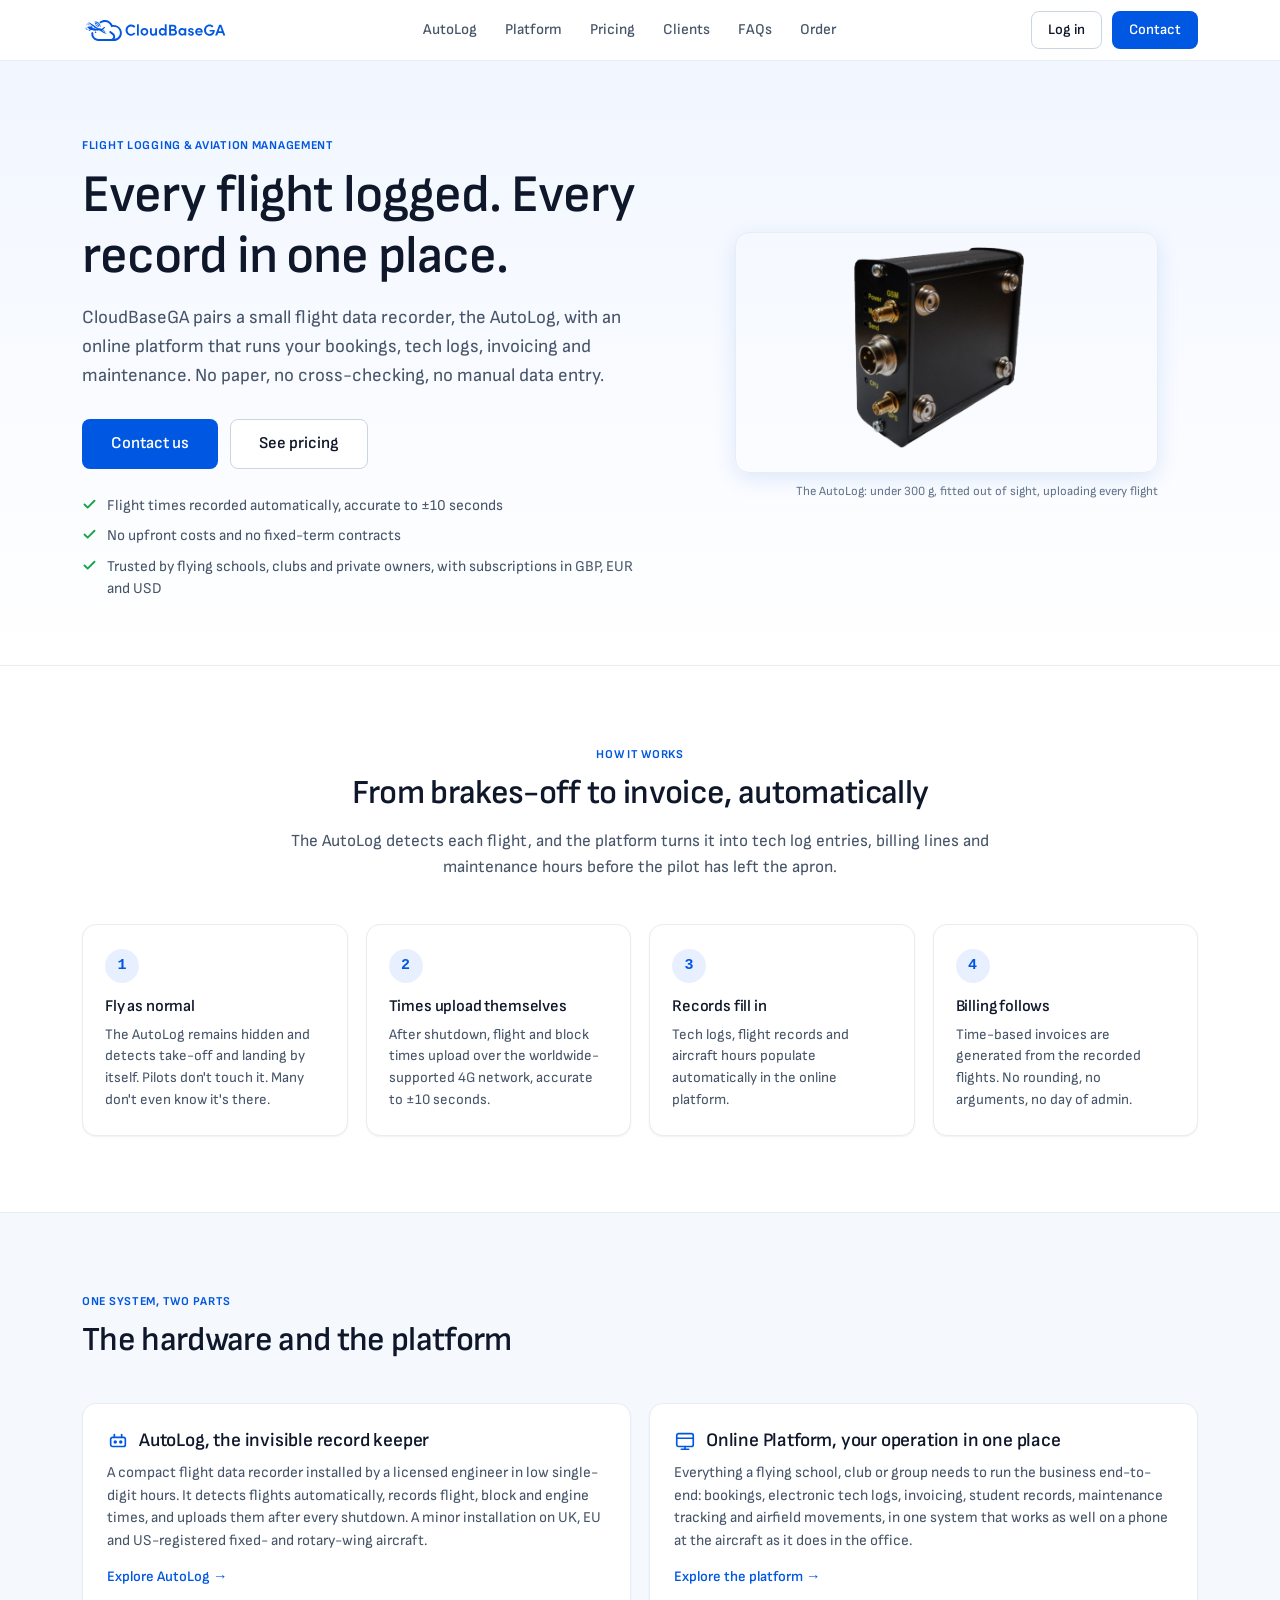
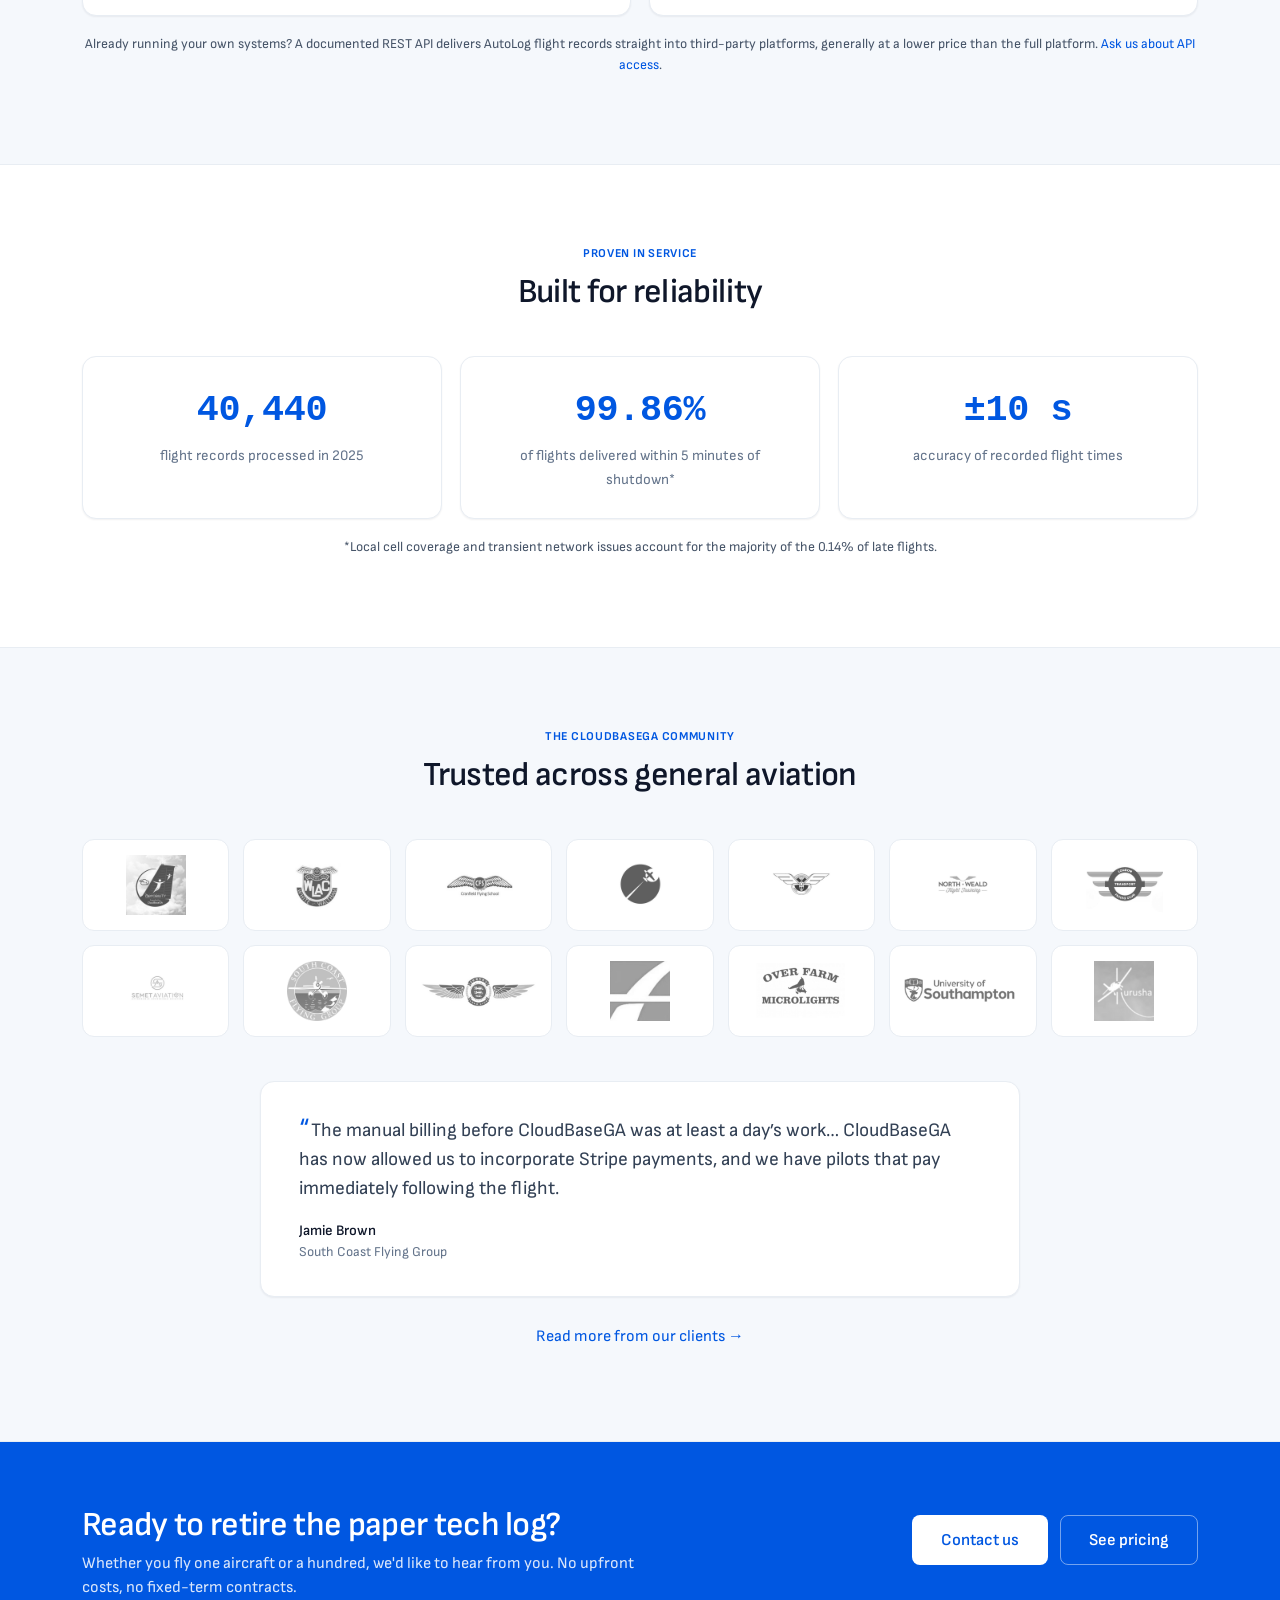
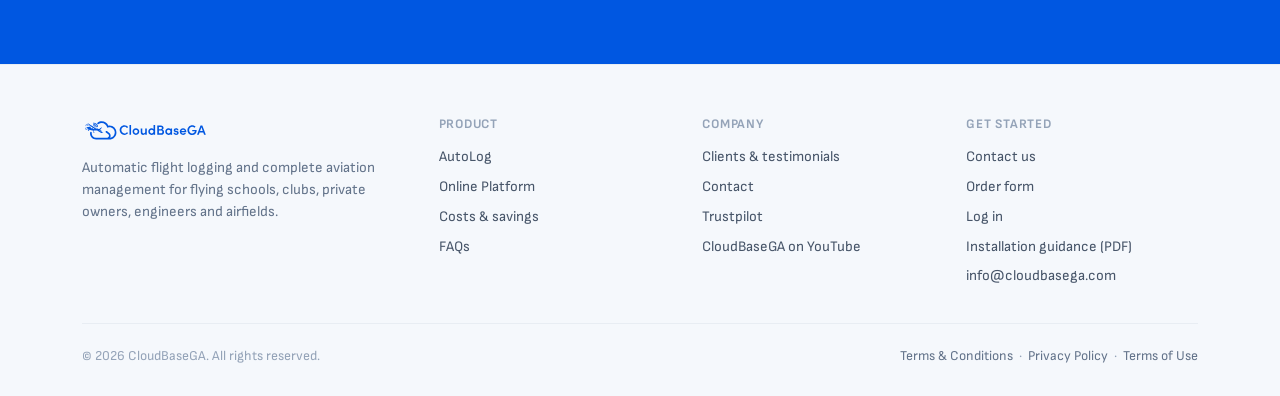
<file: index.html>
<!DOCTYPE html>
<html lang="en-GB">
<head>
  <meta charset="UTF-8">
  <meta name="viewport" content="width=device-width, initial-scale=1">
  <title>CloudBaseGA | Automatic flight records and aircraft management</title>
  <meta name="description" content="CloudBaseGA combines the AutoLog flight data recorder with an online platform for bookings, tech logs, invoicing and maintenance. Built for flying schools, clubs and aircraft owners.">
  <link rel="canonical" href="https://www.cloudbasega.aero/">
  <meta name="theme-color" content="#0057e1">
  <meta property="og:type" content="website">
  <meta property="og:site_name" content="CloudBaseGA">
  <meta property="og:locale" content="en_GB">
  <meta property="og:title" content="CloudBaseGA | Automatic flight records and aircraft management">
  <meta property="og:description" content="CloudBaseGA combines the AutoLog flight data recorder with an online platform for bookings, tech logs, invoicing and maintenance. Built for flying schools, clubs and aircraft owners.">
  <meta property="og:url" content="https://www.cloudbasega.aero/">
  <meta property="og:image" content="https://www.cloudbasega.aero/assets/img/product/autolog-studio.png">
  <meta property="og:image:alt" content="The CloudBaseGA AutoLog flight data recorder">
  <meta name="twitter:card" content="summary_large_image">
  <meta name="twitter:title" content="CloudBaseGA | Automatic flight records and aircraft management">
  <meta name="twitter:description" content="CloudBaseGA combines the AutoLog flight data recorder with an online platform for bookings, tech logs, invoicing and maintenance. Built for flying schools, clubs and aircraft owners.">
  <meta name="twitter:image" content="https://www.cloudbasega.aero/assets/img/product/autolog-studio.png">
  <link rel="icon" type="image/svg+xml" href="assets/brand/favicon.svg">
  <link rel="preload" href="assets/fonts/sofia-sans-latin-700.woff2" as="font" type="font/woff2" crossorigin>
  <link rel="preload" href="assets/fonts/sofia-sans-latin-400.woff2" as="font" type="font/woff2" crossorigin>
  <link rel="stylesheet" href="css/style.css?v=23">
  <script type="application/ld+json">
{
  "@context": "https://schema.org",
  "@graph": [
    {
      "@type": "Organization",
      "@id": "https://www.cloudbasega.aero/#organization",
      "name": "CloudBaseGA",
      "url": "https://www.cloudbasega.aero/",
      "logo": "https://www.cloudbasega.aero/assets/brand/logo-lockup-blue.svg",
      "email": "info@cloudbasega.com",
      "description": "Automatic flight logging and complete aviation management for flying schools, clubs, private owners, engineers and airfields.",
      "sameAs": [
        "https://uk.trustpilot.com/review/cloudbasega.com",
        "https://www.youtube.com/watch?v=VIAS7--50Vc"
      ]
    },
    {
      "@type": "WebSite",
      "name": "CloudBaseGA",
      "url": "https://www.cloudbasega.aero/",
      "publisher": {
        "@id": "https://www.cloudbasega.aero/#organization"
      }
    }
  ]
}
  </script>
</head>
<body>

<header class="site-header">
  <div class="container">
    <a class="brand" href="index.html" aria-label="CloudBaseGA home">
      <img src="assets/brand/logo-lockup-blue.svg" alt="CloudBaseGA">
    </a>
    <nav class="main-nav" aria-label="Main navigation">
      <a href="autolog.html">AutoLog</a>
      <a href="platform.html">Platform</a>
      <a href="pricing.html">Pricing</a>
      <a href="clients.html">Clients</a>
      <a href="faqs.html">FAQs</a>
      <a href="order-form.html">Order</a>
    </nav>
    <div class="nav-cta">
      <a class="btn btn-secondary btn-sm btn-login-desktop" href="https://www.cloudbasega.com/app" rel="noopener">Log in</a>
      <a class="btn btn-primary btn-sm" href="contact.html">Contact</a>
      <button class="nav-toggle" aria-expanded="false" aria-label="Toggle navigation">
        <svg width="20" height="20" viewBox="0 0 24 24" fill="none" stroke="currentColor" stroke-width="2" stroke-linecap="round"><line x1="4" y1="7" x2="20" y2="7"/><line x1="4" y1="12" x2="20" y2="12"/><line x1="4" y1="17" x2="20" y2="17"/></svg>
      </button>
    </div>
  </div>
</header>

<main>

  <!-- Hero -->
  <section class="hero">
    <div class="container hero-grid">
      <div>
        <span class="eyebrow">Flight logging &amp; aviation management</span>
        <h1>Every flight logged. Every record in one place.</h1>
        <p class="lead">CloudBaseGA pairs a small flight data recorder, the AutoLog, with an online platform that runs your bookings, tech logs, invoicing and maintenance. No paper, no cross-checking, no manual data entry.</p>
        <div class="hero-actions">
          <a class="btn btn-primary btn-lg" href="contact.html">Contact us</a>
          <a class="btn btn-secondary btn-lg" href="pricing.html">See pricing</a>
        </div>
        <ul class="hero-points">
          <li><svg width="15" height="15" viewBox="0 0 24 24" fill="none" stroke="currentColor" stroke-width="3" stroke-linecap="round" stroke-linejoin="round"><polyline points="20 6 9 17 4 12"/></svg>Flight times recorded automatically, accurate to ±10 seconds</li>
          <li><svg width="15" height="15" viewBox="0 0 24 24" fill="none" stroke="currentColor" stroke-width="3" stroke-linecap="round" stroke-linejoin="round"><polyline points="20 6 9 17 4 12"/></svg>No upfront costs and no fixed-term contracts</li>
          <li><svg width="15" height="15" viewBox="0 0 24 24" fill="none" stroke="currentColor" stroke-width="3" stroke-linecap="round" stroke-linejoin="round"><polyline points="20 6 9 17 4 12"/></svg>Trusted by flying schools, clubs and private owners, with subscriptions in GBP, EUR and USD</li>
        </ul>
      </div>
      <figure class="hero-media">
        <img src="assets/img/product/autolog-studio.png" alt="The AutoLog flight data recorder: a compact black unit with cellular and GPS antenna connectors and a single power connector" width="1905" height="1080">
        <figcaption>The AutoLog: under 300&nbsp;g, fitted out of sight, uploading every flight</figcaption>
      </figure>
    </div>
  </section>

  <!-- How it works -->
  <section class="section">
    <div class="container">
      <div class="section-head center">
        <span class="eyebrow">How it works</span>
        <h2>From brakes-off to invoice, automatically</h2>
        <p>The AutoLog detects each flight, and the platform turns it into tech log entries, billing lines and maintenance hours before the pilot has left the apron.</p>
      </div>
      <div class="steps">
        <div class="step">
          <span class="step-num">1</span>
          <h3>Fly as normal</h3>
          <p>The AutoLog remains hidden and detects take-off and landing by itself. Pilots don't touch it. Many don't even know it's there.</p>
        </div>
        <div class="step">
          <span class="step-num">2</span>
          <h3>Times upload themselves</h3>
          <p>After shutdown, flight and block times upload over the worldwide-supported 4G network, accurate to ±10 seconds.</p>
        </div>
        <div class="step">
          <span class="step-num">3</span>
          <h3>Records fill in</h3>
          <p>Tech logs, flight records and aircraft hours populate automatically in the online platform.</p>
        </div>
        <div class="step">
          <span class="step-num">4</span>
          <h3>Billing follows</h3>
          <p>Time-based invoices are generated from the recorded flights. No rounding, no arguments, no day of admin.</p>
        </div>
      </div>
    </div>
  </section>

  <!-- Two products -->
  <section class="section section-alt">
    <div class="container">
      <div class="section-head">
        <span class="eyebrow">One system, two parts</span>
        <h2>The hardware and the platform</h2>
      </div>
      <div class="card-grid cols-2">
        <div class="card">
          <h3>
            <svg width="22" height="22" viewBox="0 0 24 24" fill="none" stroke="currentColor" stroke-width="1.8" stroke-linecap="round" stroke-linejoin="round"><rect x="4" y="8" width="16" height="10" rx="2"/><line x1="8" y1="8" x2="8" y2="5"/><line x1="16" y1="8" x2="16" y2="5"/><circle cx="9" cy="13" r="1"/><circle cx="15" cy="13" r="1"/></svg>
            AutoLog, the invisible record keeper
          </h3>
          <p>A compact flight data recorder installed by a licensed engineer in low single-digit hours. It detects flights automatically, records flight, block and engine times, and uploads them after every shutdown. A minor installation on UK, EU and US-registered fixed- and rotary-wing aircraft.</p>
          <a class="card-more" href="autolog.html">Explore AutoLog &rarr;</a>
        </div>
        <div class="card">
          <h3>
            <svg width="22" height="22" viewBox="0 0 24 24" fill="none" stroke="currentColor" stroke-width="1.8" stroke-linecap="round" stroke-linejoin="round"><rect x="3" y="4" width="18" height="14" rx="2"/><line x1="3" y1="9" x2="21" y2="9"/><line x1="8" y1="21" x2="16" y2="21"/><line x1="12" y1="18" x2="12" y2="21"/></svg>
            Online Platform, your operation in one place
          </h3>
          <p>Everything a flying school, club or group needs to run the business end-to-end: bookings, electronic tech logs, invoicing, student records, maintenance tracking and airfield movements, in one system that works as well on a phone at the aircraft as it does in the office.</p>
          <a class="card-more" href="platform.html">Explore the platform &rarr;</a>
        </div>
      </div>
      <p class="small muted mt-2" style="text-align: center;">Already running your own systems? A documented REST API delivers AutoLog flight records straight into third-party platforms, generally at a lower price than the full platform. <a href="contact.html">Ask us about API access</a>.</p>
    </div>
  </section>

  <!-- Stats -->
  <section class="section">
    <div class="container">
      <div class="section-head center">
        <span class="eyebrow">Proven in service</span>
        <h2>Built for reliability</h2>
      </div>
      <div class="stat-bar">
        <div class="stat">
          <span class="stat-value">40,440</span>
          <span class="stat-label">flight records processed in 2025</span>
        </div>
        <div class="stat">
          <span class="stat-value">99.86%</span>
          <span class="stat-label">of flights delivered within 5 minutes of shutdown*</span>
        </div>
        <div class="stat">
          <span class="stat-value">&plusmn;10 s</span>
          <span class="stat-label">accuracy of recorded flight times</span>
        </div>
      </div>
      <p class="small muted mt-2" style="text-align: center;">*Local cell coverage and transient network issues account for the majority of the 0.14% of late flights.</p>
    </div>
  </section>

  <!-- Clients + customer story -->
  <section class="section section-alt">
    <div class="container">
      <div class="section-head center">
        <span class="eyebrow">The CloudBaseGA community</span>
        <h2>Trusted across general aviation</h2>
      </div>
      <div class="logo-grid" aria-label="Client logos">
        <div class="logo-cell"><img src="assets/img/clients/aerobility.jpg" alt="Aerobility" loading="lazy"></div>
        <div class="logo-cell"><img src="assets/img/clients/west-london-aero-club.jpg" alt="West London Aero Club" loading="lazy"></div>
        <div class="logo-cell"><img src="assets/img/clients/cranfield-flying-school.jpg" alt="Cranfield Flying School" loading="lazy"></div>
        <div class="logo-cell"><img src="assets/img/clients/blackbushe-aviation.jpg" alt="Blackbushe Aviation" loading="lazy"></div>
        <div class="logo-cell"><img src="assets/img/clients/shropshire-aero-club.jpg" alt="Shropshire Aero Club" loading="lazy"></div>
        <div class="logo-cell"><img src="assets/img/clients/north-weald-flight-training.png" alt="North Weald Flight Training" loading="lazy"></div>
        <div class="logo-cell"><img src="assets/img/clients/london-transport-flying-club.jpg" alt="London Transport Flying Club" loading="lazy"></div>
        <div class="logo-cell"><img src="assets/img/clients/semet-aviation.png" alt="Semet Aviation" loading="lazy"></div>
        <div class="logo-cell"><img src="assets/img/clients/south-coast-flying-group.png" alt="South Coast Flying Group" loading="lazy"></div>
        <div class="logo-cell"><img src="assets/img/clients/skywalker-flight-training.png" alt="Skywalker Flight Training" loading="lazy"></div>
        <div class="logo-cell"><img src="assets/img/clients/above-and-beyond.webp" alt="Above and Beyond" loading="lazy"></div>
        <div class="logo-cell"><img src="assets/img/clients/over-farm-microlights.png" alt="Over Farm Microlights" loading="lazy"></div>
        <div class="logo-cell"><img src="assets/img/clients/suas.png" alt="Southampton University Air Squadron" loading="lazy"></div>
        <div class="logo-cell"><img src="assets/img/clients/kurusha-flying-school.png" alt="Kurusha Flying School" loading="lazy"></div>
      </div>

      <div class="quote-feature mt-4">
        <blockquote>The manual billing before CloudBaseGA was at least a day&rsquo;s work&hellip; CloudBaseGA has now allowed us to incorporate Stripe payments, and we have pilots that pay immediately following the flight.</blockquote>
        <div class="quote-attr">
          <div class="who">Jamie Brown</div>
          <div class="org">South Coast Flying Group</div>
        </div>
      </div>
      <p class="center mt-3"><a href="clients.html">Read more from our clients &rarr;</a></p>
    </div>
  </section>

  <!-- CTA -->
  <section class="cta-band">
    <div class="container">
      <div>
        <h2>Ready to retire the paper tech log?</h2>
        <p>Whether you fly one aircraft or a hundred, we'd like to hear from you. No upfront costs, no fixed-term contracts.</p>
      </div>
      <div class="hero-actions">
        <a class="btn btn-primary btn-lg" href="contact.html">Contact us</a>
        <a class="btn btn-secondary btn-lg" href="pricing.html">See pricing</a>
      </div>
    </div>
  </section>

</main>

<footer class="site-footer">
  <div class="container">
    <div class="footer-grid">
      <div class="footer-brand">
        <img src="assets/brand/logo-lockup-blue.svg" alt="CloudBaseGA">
        <p>Automatic flight logging and complete aviation management for flying schools, clubs, private owners, engineers and airfields.</p>
      </div>
      <div>
        <h4>Product</h4>
        <ul>
          <li><a href="autolog.html">AutoLog</a></li>
          <li><a href="platform.html">Online Platform</a></li>
          <li><a href="pricing.html">Costs &amp; savings</a></li>
          <li><a href="faqs.html">FAQs</a></li>
        </ul>
      </div>
      <div>
        <h4>Company</h4>
        <ul>
          <li><a href="clients.html">Clients &amp; testimonials</a></li>
          <li><a href="contact.html">Contact</a></li>
          <li><a href="https://uk.trustpilot.com/review/cloudbasega.com" rel="noopener">Trustpilot</a></li>
          <li><a href="https://www.youtube.com/watch?v=VIAS7--50Vc" rel="noopener">CloudBaseGA on YouTube</a></li>
        </ul>
      </div>
      <div>
        <h4>Get started</h4>
        <ul>
          <li><a href="contact.html">Contact us</a></li>
          <li><a href="order-form.html">Order form</a></li>
          <li><a href="https://www.cloudbasega.com/app" rel="noopener">Log in</a></li>
          <li><a href="https://www.cloudbasega.com/AutoLog-FM%20Installation%20Guidance.pdf" rel="noopener">Installation guidance (PDF)</a></li>
          <li><a href="mailto:info@cloudbasega.com">info@cloudbasega.com</a></li>
        </ul>
      </div>
    </div>
    <div class="footer-legal">
      <span>&copy; <span data-year>2026</span> CloudBaseGA. All rights reserved.</span>
      <span>
        <a href="terms-and-conditions.html">Terms &amp; Conditions</a> &nbsp;&middot;&nbsp;
        <a href="privacy-policy.html">Privacy Policy</a> &nbsp;&middot;&nbsp;
        <a href="terms-of-use.html">Terms of Use</a>
      </span>
    </div>
  </div>
</footer>

<script src="js/main.js?v=8"></script>
</body>
</html>
</file>
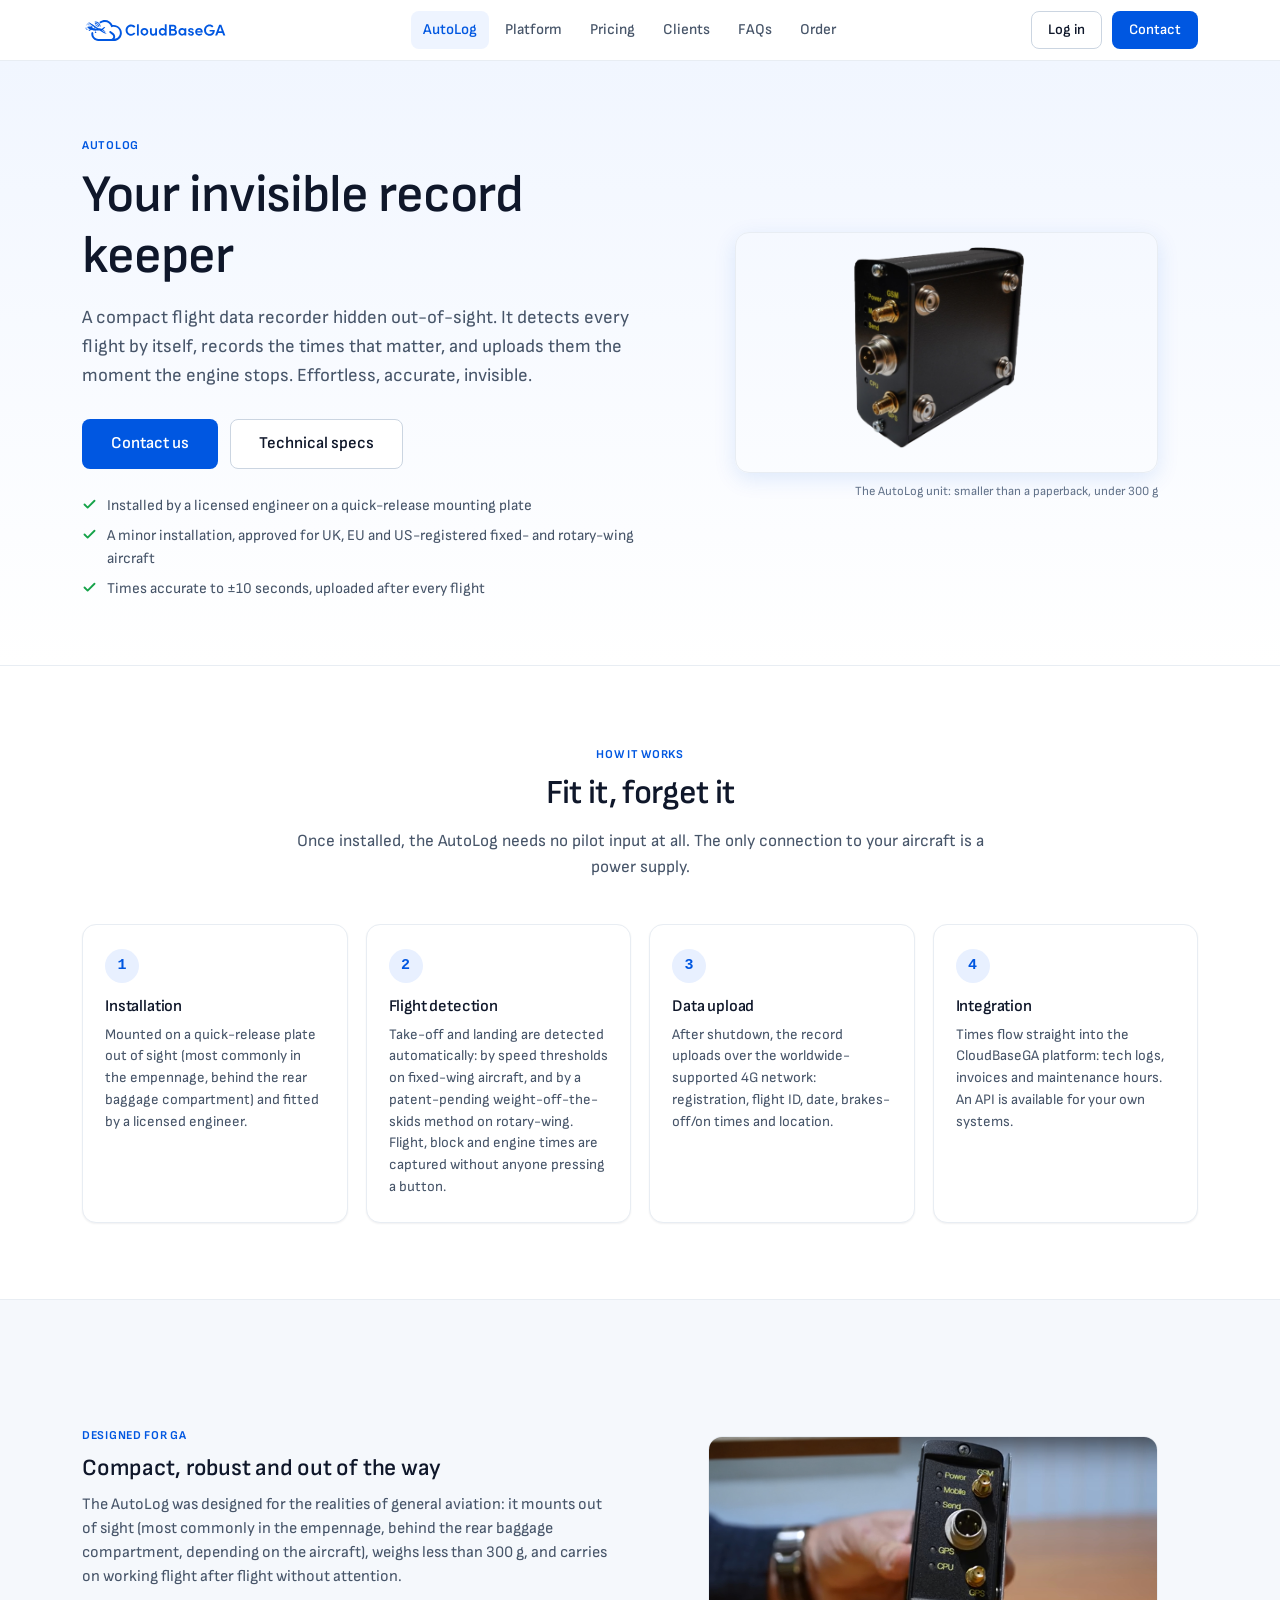
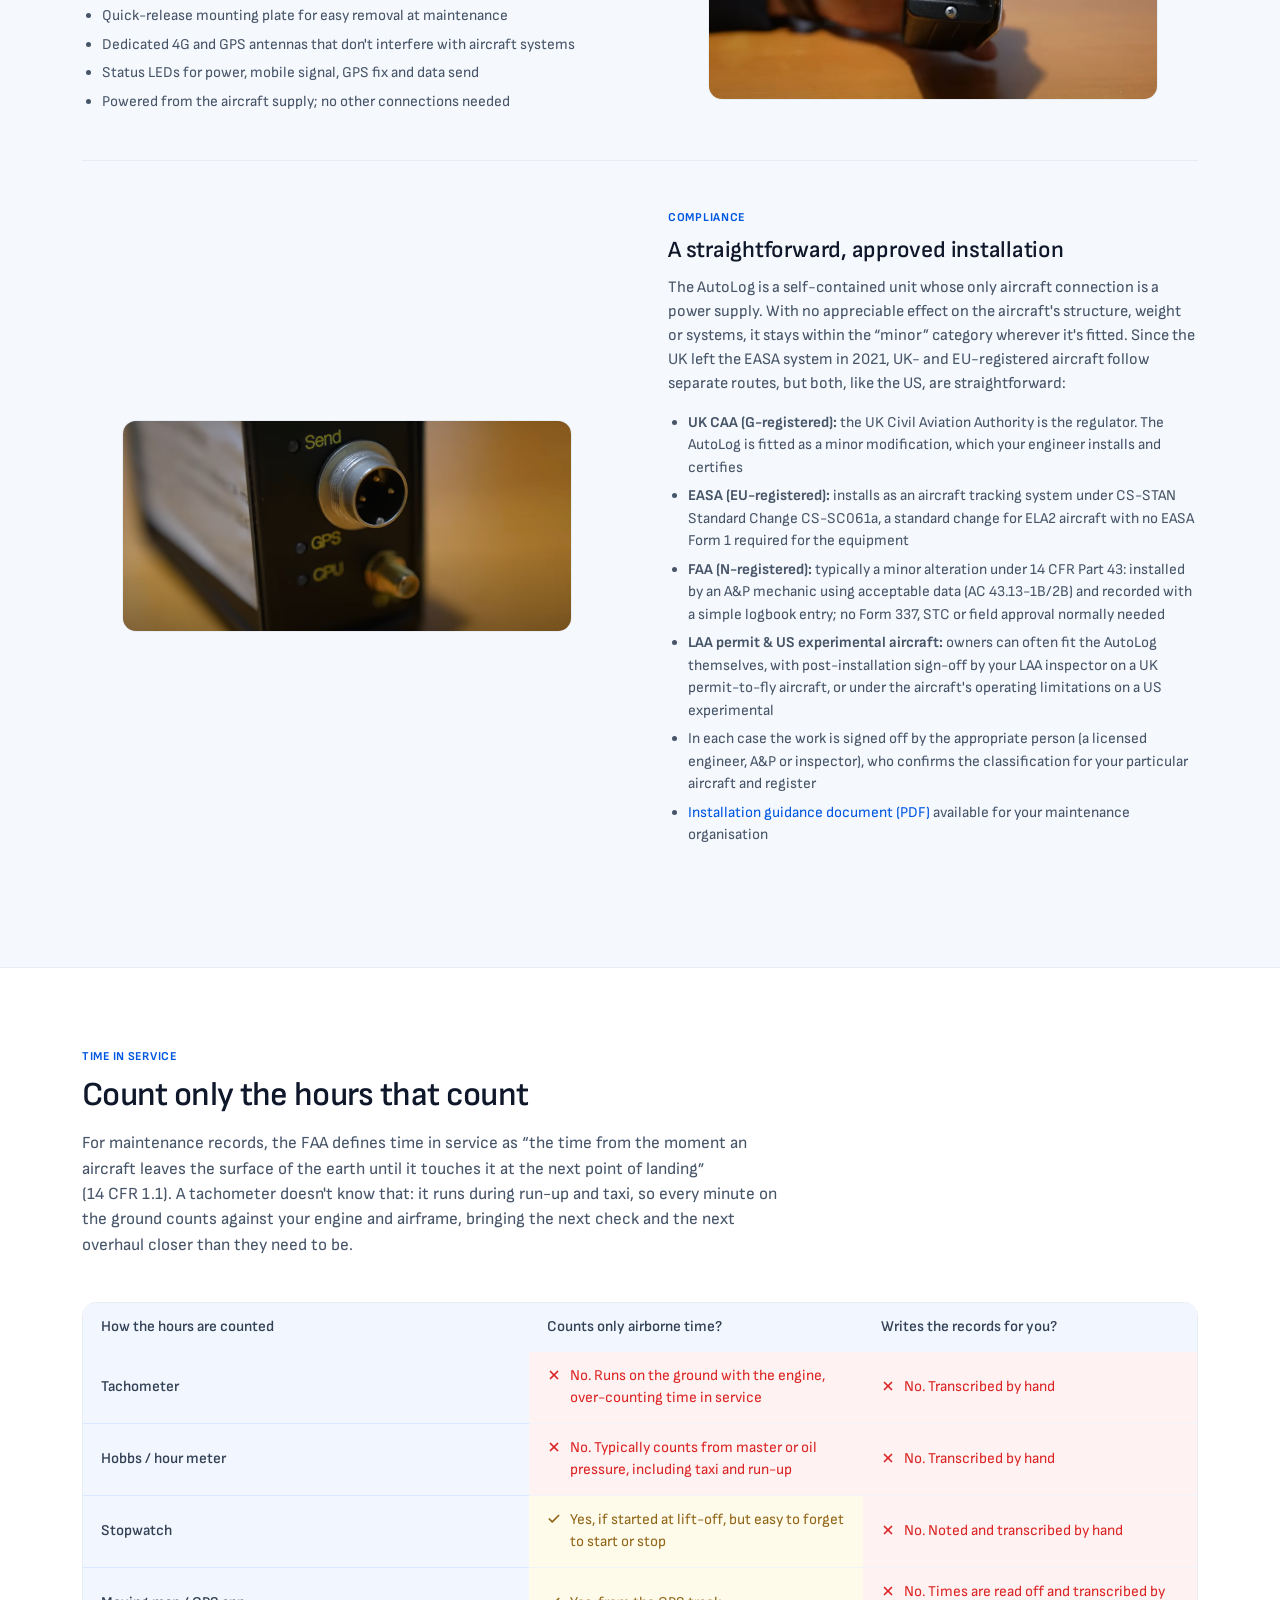
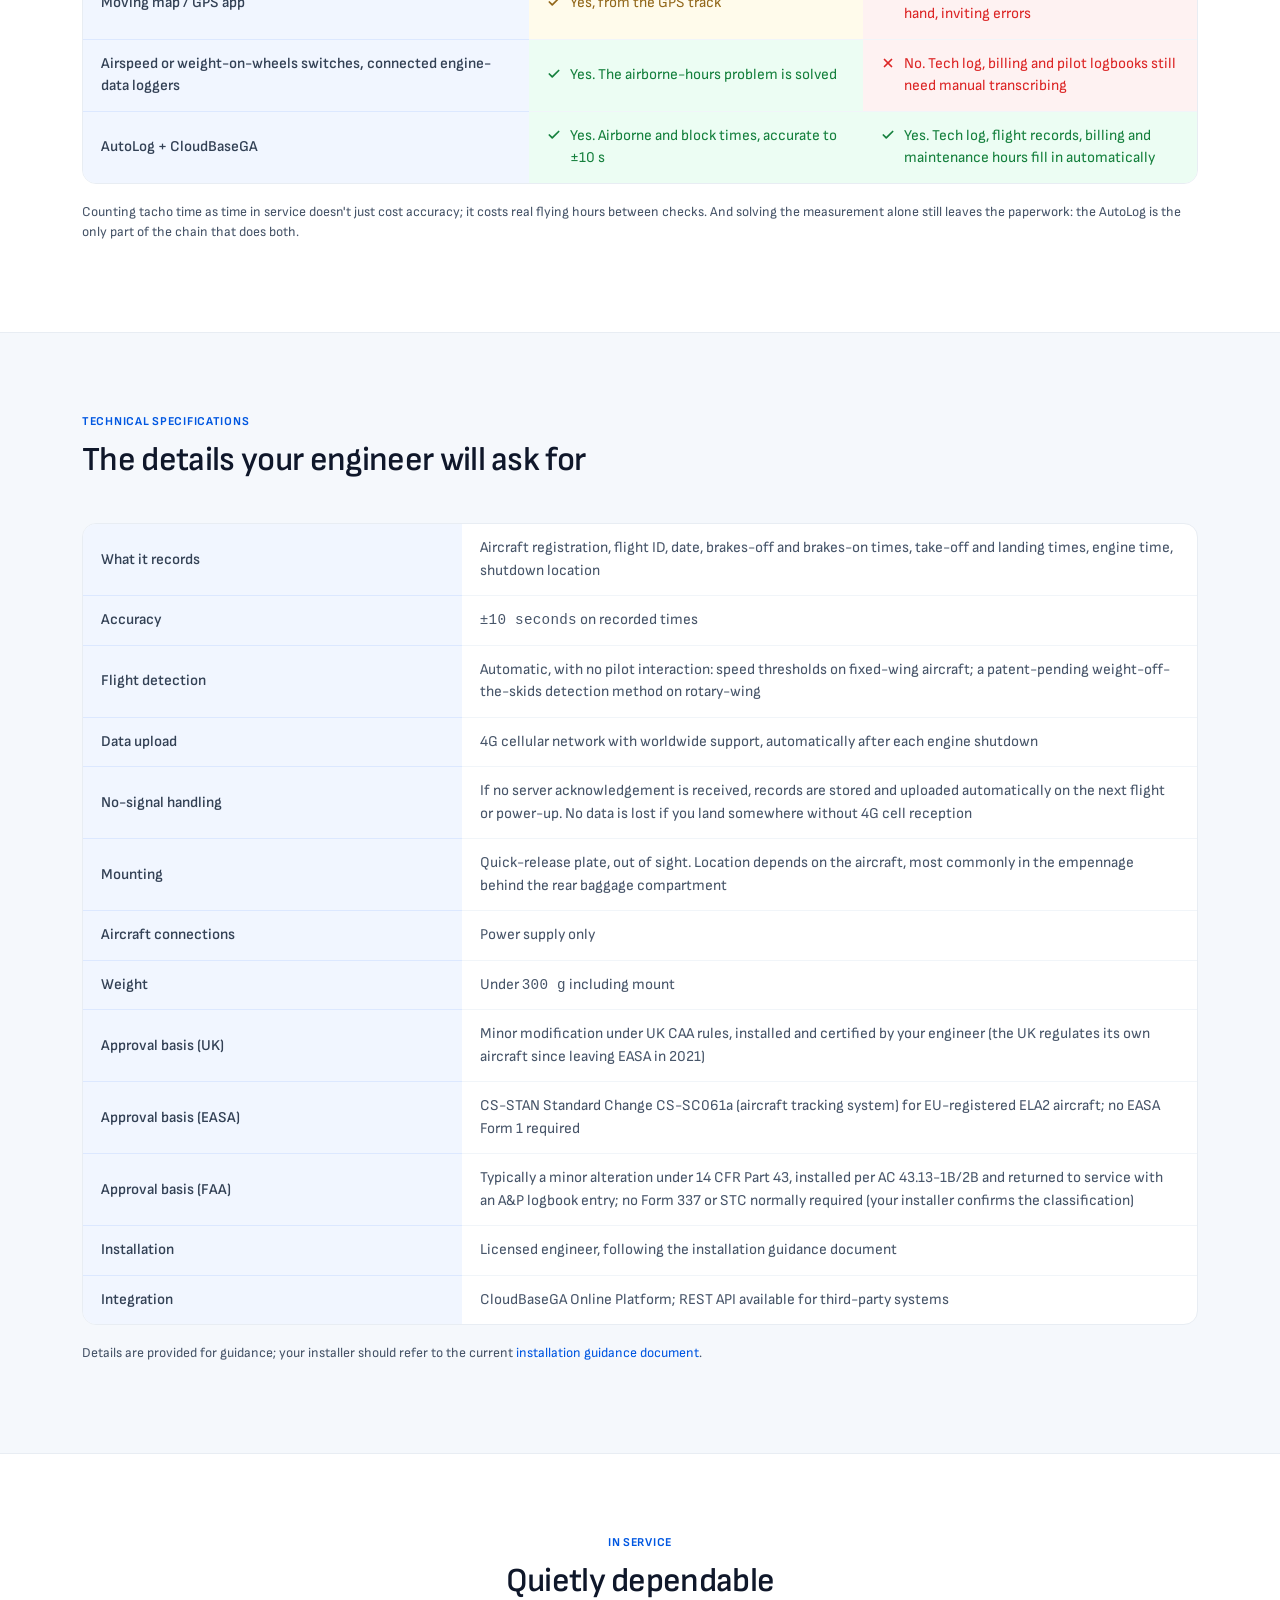
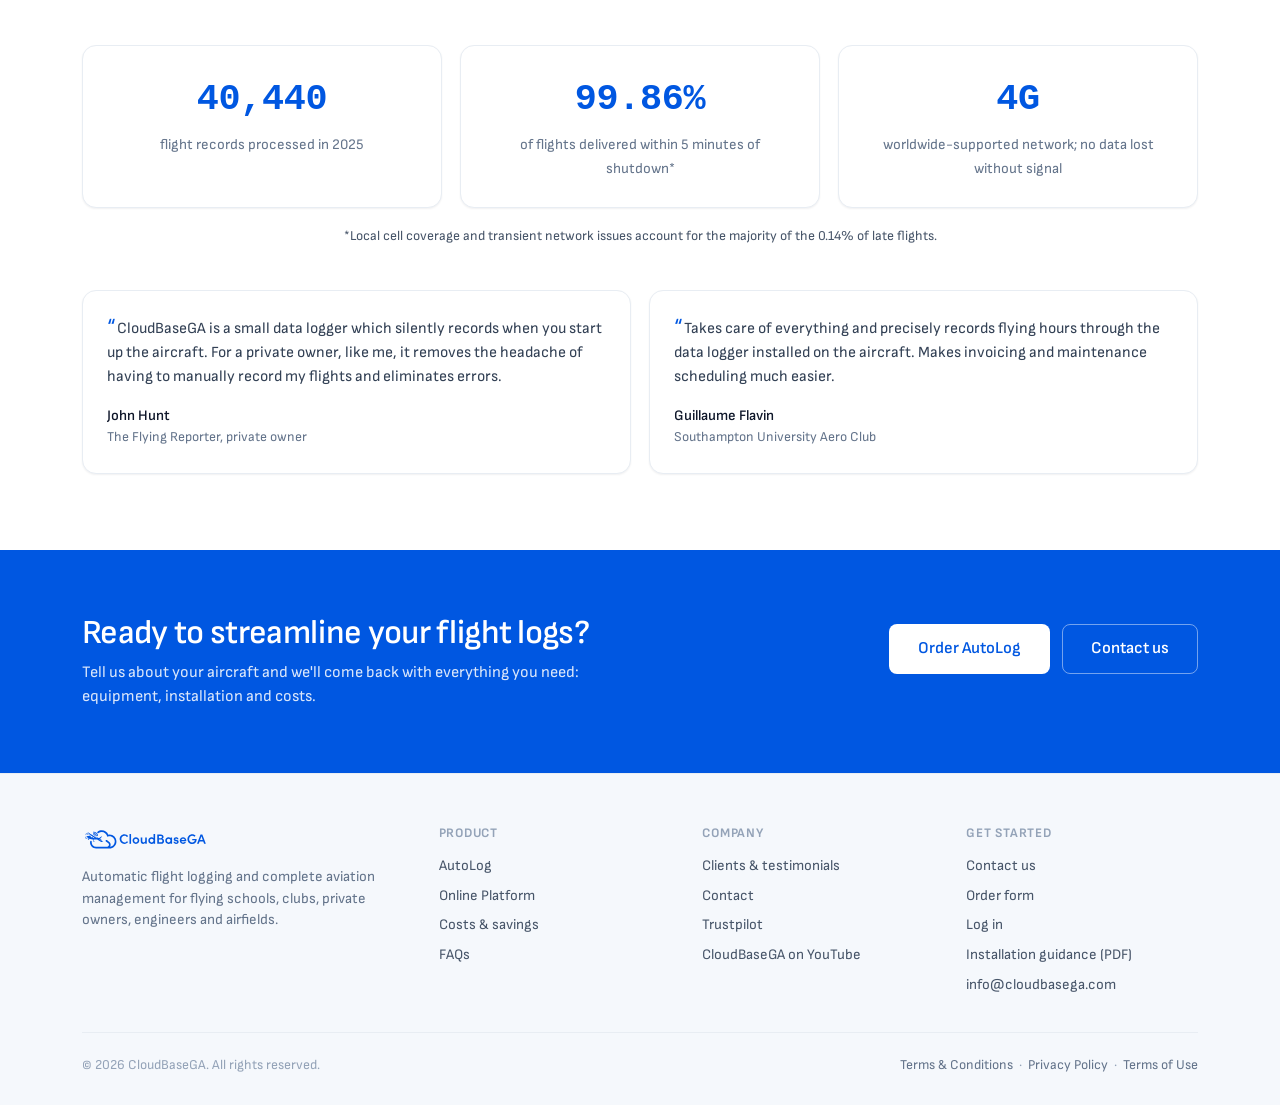
<file: autolog.html>
<!DOCTYPE html>
<html lang="en-GB">
<head>
  <meta charset="UTF-8">
  <meta name="viewport" content="width=device-width, initial-scale=1">
  <title>AutoLog | Automatic flight data recorder | CloudBaseGA</title>
  <meta name="description" content="The CloudBaseGA AutoLog is a compact flight data recorder that detects flights automatically and uploads flight, block and engine times over 4G after every shutdown. A minor installation on UK, EU and US-registered fixed- and rotary-wing aircraft.">
  <link rel="canonical" href="https://www.cloudbasega.aero/autolog.html">
  <meta name="theme-color" content="#0057e1">
  <meta property="og:type" content="website">
  <meta property="og:site_name" content="CloudBaseGA">
  <meta property="og:locale" content="en_GB">
  <meta property="og:title" content="AutoLog | Automatic flight data recorder | CloudBaseGA">
  <meta property="og:description" content="The CloudBaseGA AutoLog is a compact flight data recorder that detects flights automatically and uploads flight, block and engine times over 4G after every shutdown. A minor installation on UK, EU and US-registered fixed- and rotary-wing aircraft.">
  <meta property="og:url" content="https://www.cloudbasega.aero/autolog.html">
  <meta property="og:image" content="https://www.cloudbasega.aero/assets/img/product/autolog-studio.png">
  <meta property="og:image:alt" content="The CloudBaseGA AutoLog flight data recorder">
  <meta name="twitter:card" content="summary_large_image">
  <meta name="twitter:title" content="AutoLog | Automatic flight data recorder | CloudBaseGA">
  <meta name="twitter:description" content="The CloudBaseGA AutoLog is a compact flight data recorder that detects flights automatically and uploads flight, block and engine times over 4G after every shutdown. A minor installation on UK, EU and US-registered fixed- and rotary-wing aircraft.">
  <meta name="twitter:image" content="https://www.cloudbasega.aero/assets/img/product/autolog-studio.png">
  <link rel="icon" type="image/svg+xml" href="assets/brand/favicon.svg">
  <link rel="preload" href="assets/fonts/sofia-sans-latin-700.woff2" as="font" type="font/woff2" crossorigin>
  <link rel="preload" href="assets/fonts/sofia-sans-latin-400.woff2" as="font" type="font/woff2" crossorigin>
  <link rel="stylesheet" href="css/style.css?v=23">
  <script type="application/ld+json">
{
  "@context": "https://schema.org",
  "@type": "Product",
  "name": "CloudBaseGA AutoLog",
  "url": "https://www.cloudbasega.aero/autolog.html",
  "image": "https://www.cloudbasega.aero/assets/img/product/autolog-studio.png",
  "description": "A compact flight data recorder that detects flights automatically and uploads flight, block and engine times over 4G after every engine shutdown. A minor installation on UK, EU and US-registered fixed- and rotary-wing aircraft.",
  "brand": {
    "@type": "Organization",
    "name": "CloudBaseGA"
  }
}
  </script>
</head>
<body>

<header class="site-header">
  <div class="container">
    <a class="brand" href="index.html" aria-label="CloudBaseGA home">
      <img src="assets/brand/logo-lockup-blue.svg" alt="CloudBaseGA">
    </a>
    <nav class="main-nav" aria-label="Main navigation">
      <a href="autolog.html">AutoLog</a>
      <a href="platform.html">Platform</a>
      <a href="pricing.html">Pricing</a>
      <a href="clients.html">Clients</a>
      <a href="faqs.html">FAQs</a>
      <a href="order-form.html">Order</a>
    </nav>
    <div class="nav-cta">
      <a class="btn btn-secondary btn-sm btn-login-desktop" href="https://www.cloudbasega.com/app" rel="noopener">Log in</a>
      <a class="btn btn-primary btn-sm" href="contact.html">Contact</a>
      <button class="nav-toggle" aria-expanded="false" aria-label="Toggle navigation">
        <svg width="20" height="20" viewBox="0 0 24 24" fill="none" stroke="currentColor" stroke-width="2" stroke-linecap="round"><line x1="4" y1="7" x2="20" y2="7"/><line x1="4" y1="12" x2="20" y2="12"/><line x1="4" y1="17" x2="20" y2="17"/></svg>
      </button>
    </div>
  </div>
</header>

<main>

  <section class="hero">
    <div class="container hero-grid">
      <div>
        <span class="eyebrow">AutoLog</span>
        <h1>Your invisible record keeper</h1>
        <p class="lead">A compact flight data recorder hidden out-of-sight. It detects every flight by itself, records the times that matter, and uploads them the moment the engine stops. Effortless, accurate, invisible.</p>
        <div class="hero-actions">
          <a class="btn btn-primary btn-lg" href="contact.html">Contact us</a>
          <a class="btn btn-secondary btn-lg" href="#specs">Technical specs</a>
        </div>
        <ul class="hero-points">
          <li><svg width="15" height="15" viewBox="0 0 24 24" fill="none" stroke="currentColor" stroke-width="3" stroke-linecap="round" stroke-linejoin="round"><polyline points="20 6 9 17 4 12"/></svg>Installed by a licensed engineer on a quick-release mounting plate</li>
          <li><svg width="15" height="15" viewBox="0 0 24 24" fill="none" stroke="currentColor" stroke-width="3" stroke-linecap="round" stroke-linejoin="round"><polyline points="20 6 9 17 4 12"/></svg>A minor installation, approved for UK, EU and US-registered fixed- and rotary-wing aircraft</li>
          <li><svg width="15" height="15" viewBox="0 0 24 24" fill="none" stroke="currentColor" stroke-width="3" stroke-linecap="round" stroke-linejoin="round"><polyline points="20 6 9 17 4 12"/></svg>Times accurate to &plusmn;10 seconds, uploaded after every flight</li>
        </ul>
      </div>
      <figure class="hero-media">
        <img src="assets/img/product/autolog-studio.png" alt="The AutoLog flight data recorder: a compact black unit with cellular and GPS antenna connectors and a single power connector" width="1905" height="1080">
        <figcaption>The AutoLog unit: smaller than a paperback, under 300&nbsp;g</figcaption>
      </figure>
    </div>
  </section>

  <section class="section">
    <div class="container">
      <div class="section-head center">
        <span class="eyebrow">How it works</span>
        <h2>Fit it, forget it</h2>
        <p>Once installed, the AutoLog needs no pilot input at all. The only connection to your aircraft is a power supply.</p>
      </div>
      <div class="steps">
        <div class="step">
          <span class="step-num">1</span>
          <h3>Installation</h3>
          <p>Mounted on a quick-release plate out of sight (most commonly in the empennage, behind the rear baggage compartment) and fitted by a licensed engineer.</p>
        </div>
        <div class="step">
          <span class="step-num">2</span>
          <h3>Flight detection</h3>
          <p>Take-off and landing are detected automatically: by speed thresholds on fixed-wing aircraft, and by a patent-pending weight-off-the-skids method on rotary-wing. Flight, block and engine times are captured without anyone pressing a button.</p>
        </div>
        <div class="step">
          <span class="step-num">3</span>
          <h3>Data upload</h3>
          <p>After shutdown, the record uploads over the worldwide-supported 4G network: registration, flight ID, date, brakes-off/on times and location.</p>
        </div>
        <div class="step">
          <span class="step-num">4</span>
          <h3>Integration</h3>
          <p>Times flow straight into the CloudBaseGA platform: tech logs, invoices and maintenance hours. An API is available for your own systems.</p>
        </div>
      </div>
    </div>
  </section>

  <section class="section section-alt">
    <div class="container">
      <div class="feature-row">
        <div class="feature-copy">
          <span class="eyebrow">Designed for GA</span>
          <h3>Compact, robust and out of the way</h3>
          <p>The AutoLog was designed for the realities of general aviation: it mounts out of sight (most commonly in the empennage, behind the rear baggage compartment, depending on the aircraft), weighs less than 300&nbsp;g, and carries on working flight after flight without attention.</p>
          <ul>
            <li>Quick-release mounting plate for easy removal at maintenance</li>
            <li>Dedicated 4G and GPS antennas that don't interfere with aircraft systems</li>
            <li>Status LEDs for power, mobile signal, GPS fix and data send</li>
            <li>Powered from the aircraft supply; no other connections needed</li>
          </ul>
        </div>
        <figure class="feature-visual">
          <img src="assets/img/product/autolog-in-hand.jpg" alt="The AutoLog unit held in one hand, showing its small size" style="border-radius: var(--radius-xl); border: 1px solid var(--gray-200);" loading="lazy">
        </figure>
      </div>

      <div class="feature-row reverse">
        <div class="feature-copy">
          <span class="eyebrow">Compliance</span>
          <h3>A straightforward, approved installation</h3>
          <p>The AutoLog is a self-contained unit whose only aircraft connection is a power supply. With no appreciable effect on the aircraft's structure, weight or systems, it stays within the &ldquo;minor&rdquo; category wherever it's fitted. Since the UK left the EASA system in 2021, UK- and EU-registered aircraft follow separate routes, but both, like the US, are straightforward:</p>
          <ul>
            <li><strong>UK CAA (G-registered):</strong> the UK Civil Aviation Authority is the regulator. The AutoLog is fitted as a minor modification, which your engineer installs and certifies</li>
            <li><strong>EASA (EU-registered):</strong> installs as an aircraft tracking system under CS-STAN Standard Change CS-SC061a, a standard change for ELA2 aircraft with no EASA Form 1 required for the equipment</li>
            <li><strong>FAA (N-registered):</strong> typically a minor alteration under 14 CFR Part 43: installed by an A&amp;P mechanic using acceptable data (AC 43.13-1B/2B) and recorded with a simple logbook entry; no Form 337, STC or field approval normally needed</li>
            <li><strong>LAA permit &amp; US experimental aircraft:</strong> owners can often fit the AutoLog themselves, with post-installation sign-off by your LAA inspector on a UK permit-to-fly aircraft, or under the aircraft's operating limitations on a US experimental</li>
            <li>In each case the work is signed off by the appropriate person (a licensed engineer, A&amp;P or inspector), who confirms the classification for your particular aircraft and register</li>
            <li><a href="https://www.cloudbasega.com/AutoLog-FM%20Installation%20Guidance.pdf" rel="noopener">Installation guidance document (PDF)</a> available for your maintenance organisation</li>
          </ul>
        </div>
        <figure class="feature-visual">
          <img src="assets/img/product/autolog-detail.png" alt="Close-up of the AutoLog connectors: data send indicator, GPS antenna connector and power socket" style="border-radius: var(--radius-xl); border: 1px solid var(--gray-200);" loading="lazy">
        </figure>
      </div>
    </div>
  </section>

  <section class="section">
    <div class="container">
      <div class="section-head">
        <span class="eyebrow">Time in service</span>
        <h2>Count only the hours that count</h2>
        <p>For maintenance records, the FAA defines time in service as &ldquo;the time from the moment an aircraft leaves the surface of the earth until it touches it at the next point of landing&rdquo; (14&nbsp;CFR&nbsp;1.1). A tachometer doesn't know that: it runs during run-up and taxi, so every minute on the ground counts against your engine and airframe, bringing the next check and the next overhaul closer than they need to be.</p>
      </div>
      <div class="spec-table-wrap compare-table">
        <table>
          <thead>
            <tr>
              <th style="width:40%">How the hours are counted</th>
              <th style="width:30%">Counts only airborne time?</th>
              <th style="width:30%">Writes the records for you?</th>
            </tr>
          </thead>
          <tbody>
            <tr>
              <th>Tachometer</th>
              <td data-label="Counts only airborne time?" class="cell-no"><span class="cell-verdict"><svg class="ci" width="14" height="14" viewBox="0 0 24 24" fill="none" stroke="currentColor" stroke-width="3" stroke-linecap="round"><line x1="6" y1="6" x2="18" y2="18"/><line x1="18" y1="6" x2="6" y2="18"/></svg><span>No. Runs on the ground with the engine, over-counting time in service</span></span></td>
              <td data-label="Writes the records for you?" class="cell-no"><span class="cell-verdict"><svg class="ci" width="14" height="14" viewBox="0 0 24 24" fill="none" stroke="currentColor" stroke-width="3" stroke-linecap="round"><line x1="6" y1="6" x2="18" y2="18"/><line x1="18" y1="6" x2="6" y2="18"/></svg><span>No. Transcribed by hand</span></span></td>
            </tr>
            <tr>
              <th>Hobbs / hour meter</th>
              <td data-label="Counts only airborne time?" class="cell-no"><span class="cell-verdict"><svg class="ci" width="14" height="14" viewBox="0 0 24 24" fill="none" stroke="currentColor" stroke-width="3" stroke-linecap="round"><line x1="6" y1="6" x2="18" y2="18"/><line x1="18" y1="6" x2="6" y2="18"/></svg><span>No. Typically counts from master or oil pressure, including taxi and run-up</span></span></td>
              <td data-label="Writes the records for you?" class="cell-no"><span class="cell-verdict"><svg class="ci" width="14" height="14" viewBox="0 0 24 24" fill="none" stroke="currentColor" stroke-width="3" stroke-linecap="round"><line x1="6" y1="6" x2="18" y2="18"/><line x1="18" y1="6" x2="6" y2="18"/></svg><span>No. Transcribed by hand</span></span></td>
            </tr>
            <tr>
              <th>Stopwatch</th>
              <td data-label="Counts only airborne time?" class="cell-part"><span class="cell-verdict"><svg class="ci" width="14" height="14" viewBox="0 0 24 24" fill="none" stroke="currentColor" stroke-width="3" stroke-linecap="round" stroke-linejoin="round"><polyline points="20 6 9 17 4 12"/></svg><span>Yes, if started at lift-off, but easy to forget to start or stop</span></span></td>
              <td data-label="Writes the records for you?" class="cell-no"><span class="cell-verdict"><svg class="ci" width="14" height="14" viewBox="0 0 24 24" fill="none" stroke="currentColor" stroke-width="3" stroke-linecap="round"><line x1="6" y1="6" x2="18" y2="18"/><line x1="18" y1="6" x2="6" y2="18"/></svg><span>No. Noted and transcribed by hand</span></span></td>
            </tr>
            <tr>
              <th>Moving map / GPS app</th>
              <td data-label="Counts only airborne time?" class="cell-part"><span class="cell-verdict"><svg class="ci" width="14" height="14" viewBox="0 0 24 24" fill="none" stroke="currentColor" stroke-width="3" stroke-linecap="round" stroke-linejoin="round"><polyline points="20 6 9 17 4 12"/></svg><span>Yes, from the GPS track</span></span></td>
              <td data-label="Writes the records for you?" class="cell-no"><span class="cell-verdict"><svg class="ci" width="14" height="14" viewBox="0 0 24 24" fill="none" stroke="currentColor" stroke-width="3" stroke-linecap="round"><line x1="6" y1="6" x2="18" y2="18"/><line x1="18" y1="6" x2="6" y2="18"/></svg><span>No. Times are read off and transcribed by hand, inviting errors</span></span></td>
            </tr>
            <tr>
              <th>Airspeed or weight-on-wheels switches, connected engine-data loggers</th>
              <td data-label="Counts only airborne time?" class="cell-yes"><span class="cell-verdict"><svg class="ci" width="14" height="14" viewBox="0 0 24 24" fill="none" stroke="currentColor" stroke-width="3" stroke-linecap="round" stroke-linejoin="round"><polyline points="20 6 9 17 4 12"/></svg><span>Yes. The airborne-hours problem is solved</span></span></td>
              <td data-label="Writes the records for you?" class="cell-no"><span class="cell-verdict"><svg class="ci" width="14" height="14" viewBox="0 0 24 24" fill="none" stroke="currentColor" stroke-width="3" stroke-linecap="round"><line x1="6" y1="6" x2="18" y2="18"/><line x1="18" y1="6" x2="6" y2="18"/></svg><span>No. Tech log, billing and pilot logbooks still need manual transcribing</span></span></td>
            </tr>
            <tr>
              <th>AutoLog + CloudBaseGA</th>
              <td data-label="Counts only airborne time?" class="cell-yes"><span class="cell-verdict"><svg class="ci" width="14" height="14" viewBox="0 0 24 24" fill="none" stroke="currentColor" stroke-width="3" stroke-linecap="round" stroke-linejoin="round"><polyline points="20 6 9 17 4 12"/></svg><span>Yes. Airborne and block times, accurate to &plusmn;10 s</span></span></td>
              <td data-label="Writes the records for you?" class="cell-yes"><span class="cell-verdict"><svg class="ci" width="14" height="14" viewBox="0 0 24 24" fill="none" stroke="currentColor" stroke-width="3" stroke-linecap="round" stroke-linejoin="round"><polyline points="20 6 9 17 4 12"/></svg><span>Yes. Tech log, flight records, billing and maintenance hours fill in automatically</span></span></td>
            </tr>
          </tbody>
        </table>
      </div>
      <p class="small muted mt-2">Counting tacho time as time in service doesn't just cost accuracy; it costs real flying hours between checks. And solving the measurement alone still leaves the paperwork: the AutoLog is the only part of the chain that does both.</p>
    </div>
  </section>

  <section class="section section-alt" id="specs">
    <div class="container">
      <div class="section-head">
        <span class="eyebrow">Technical specifications</span>
        <h2>The details your engineer will ask for</h2>
      </div>
      <div class="spec-table-wrap">
        <table>
          <tbody>
            <tr><th>What it records</th><td>Aircraft registration, flight ID, date, brakes-off and brakes-on times, take-off and landing times, engine time, shutdown location</td></tr>
            <tr><th>Accuracy</th><td><span class="mono">&plusmn;10 seconds</span> on recorded times</td></tr>
            <tr><th>Flight detection</th><td>Automatic, with no pilot interaction: speed thresholds on fixed-wing aircraft; a patent-pending weight-off-the-skids detection method on rotary-wing</td></tr>
            <tr><th>Data upload</th><td>4G cellular network with worldwide support, automatically after each engine shutdown</td></tr>
            <tr><th>No-signal handling</th><td>If no server acknowledgement is received, records are stored and uploaded automatically on the next flight or power-up. No data is lost if you land somewhere without 4G cell reception</td></tr>
            <tr><th>Mounting</th><td>Quick-release plate, out of sight. Location depends on the aircraft, most commonly in the empennage behind the rear baggage compartment</td></tr>
            <tr><th>Aircraft connections</th><td>Power supply only</td></tr>
            <tr><th>Weight</th><td>Under <span class="mono">300 g</span> including mount</td></tr>
            <tr><th>Approval basis (UK)</th><td>Minor modification under UK CAA rules, installed and certified by your engineer (the UK regulates its own aircraft since leaving EASA in 2021)</td></tr>
            <tr><th>Approval basis (EASA)</th><td>CS-STAN Standard Change CS-SC061a (aircraft tracking system) for EU-registered ELA2 aircraft; no EASA Form 1 required</td></tr>
            <tr><th>Approval basis (FAA)</th><td>Typically a minor alteration under 14 CFR Part 43, installed per AC 43.13-1B/2B and returned to service with an A&amp;P logbook entry; no Form 337 or STC normally required (your installer confirms the classification)</td></tr>
            <tr><th>Installation</th><td>Licensed engineer, following the installation guidance document</td></tr>
            <tr><th>Integration</th><td>CloudBaseGA Online Platform; REST API available for third-party systems</td></tr>
          </tbody>
        </table>
      </div>
      <p class="small muted mt-2">Details are provided for guidance; your installer should refer to the current <a href="https://www.cloudbasega.com/AutoLog-FM%20Installation%20Guidance.pdf" rel="noopener">installation guidance document</a>.</p>
    </div>
  </section>

  <section class="section">
    <div class="container">
      <div class="section-head center">
        <span class="eyebrow">In service</span>
        <h2>Quietly dependable</h2>
      </div>
      <div class="stat-bar">
        <div class="stat">
          <span class="stat-value">40,440</span>
          <span class="stat-label">flight records processed in 2025</span>
        </div>
        <div class="stat">
          <span class="stat-value">99.86%</span>
          <span class="stat-label">of flights delivered within 5 minutes of shutdown*</span>
        </div>
        <div class="stat">
          <span class="stat-value">4G</span>
          <span class="stat-label">worldwide-supported network; no data lost without signal</span>
        </div>
      </div>
      <p class="small muted mt-2" style="text-align: center;">*Local cell coverage and transient network issues account for the majority of the 0.14% of late flights.</p>
      <div class="card-grid cols-2 mt-4">
        <div class="quote-card">
          <blockquote>CloudBaseGA is a small data logger which silently records when you start up the aircraft. For a private owner, like me, it removes the headache of having to manually record my flights and eliminates errors.</blockquote>
          <div class="quote-attr">
            <div class="who">John Hunt</div>
            <div class="org">The Flying Reporter, private owner</div>
          </div>
        </div>
        <div class="quote-card">
          <blockquote>Takes care of everything and precisely records flying hours through the data logger installed on the aircraft. Makes invoicing and maintenance scheduling much easier.</blockquote>
          <div class="quote-attr">
            <div class="who">Guillaume Flavin</div>
            <div class="org">Southampton University Aero Club</div>
          </div>
        </div>
      </div>
    </div>
  </section>

  <section class="cta-band">
    <div class="container">
      <div>
        <h2>Ready to streamline your flight logs?</h2>
        <p>Tell us about your aircraft and we'll come back with everything you need: equipment, installation and costs.</p>
      </div>
      <div class="hero-actions">
        <a class="btn btn-primary btn-lg" href="order-form.html">Order AutoLog</a>
        <a class="btn btn-secondary btn-lg" href="contact.html">Contact us</a>
      </div>
    </div>
  </section>

</main>

<footer class="site-footer">
  <div class="container">
    <div class="footer-grid">
      <div class="footer-brand">
        <img src="assets/brand/logo-lockup-blue.svg" alt="CloudBaseGA">
        <p>Automatic flight logging and complete aviation management for flying schools, clubs, private owners, engineers and airfields.</p>
      </div>
      <div>
        <h4>Product</h4>
        <ul>
          <li><a href="autolog.html">AutoLog</a></li>
          <li><a href="platform.html">Online Platform</a></li>
          <li><a href="pricing.html">Costs &amp; savings</a></li>
          <li><a href="faqs.html">FAQs</a></li>
        </ul>
      </div>
      <div>
        <h4>Company</h4>
        <ul>
          <li><a href="clients.html">Clients &amp; testimonials</a></li>
          <li><a href="contact.html">Contact</a></li>
          <li><a href="https://uk.trustpilot.com/review/cloudbasega.com" rel="noopener">Trustpilot</a></li>
          <li><a href="https://www.youtube.com/watch?v=VIAS7--50Vc" rel="noopener">CloudBaseGA on YouTube</a></li>
        </ul>
      </div>
      <div>
        <h4>Get started</h4>
        <ul>
          <li><a href="contact.html">Contact us</a></li>
          <li><a href="order-form.html">Order form</a></li>
          <li><a href="https://www.cloudbasega.com/app" rel="noopener">Log in</a></li>
          <li><a href="https://www.cloudbasega.com/AutoLog-FM%20Installation%20Guidance.pdf" rel="noopener">Installation guidance (PDF)</a></li>
          <li><a href="mailto:info@cloudbasega.com">info@cloudbasega.com</a></li>
        </ul>
      </div>
    </div>
    <div class="footer-legal">
      <span>&copy; <span data-year>2026</span> CloudBaseGA. All rights reserved.</span>
      <span>
        <a href="terms-and-conditions.html">Terms &amp; Conditions</a> &nbsp;&middot;&nbsp;
        <a href="privacy-policy.html">Privacy Policy</a> &nbsp;&middot;&nbsp;
        <a href="terms-of-use.html">Terms of Use</a>
      </span>
    </div>
  </div>
</footer>

<script src="js/main.js?v=8"></script>
</body>
</html>
</file>
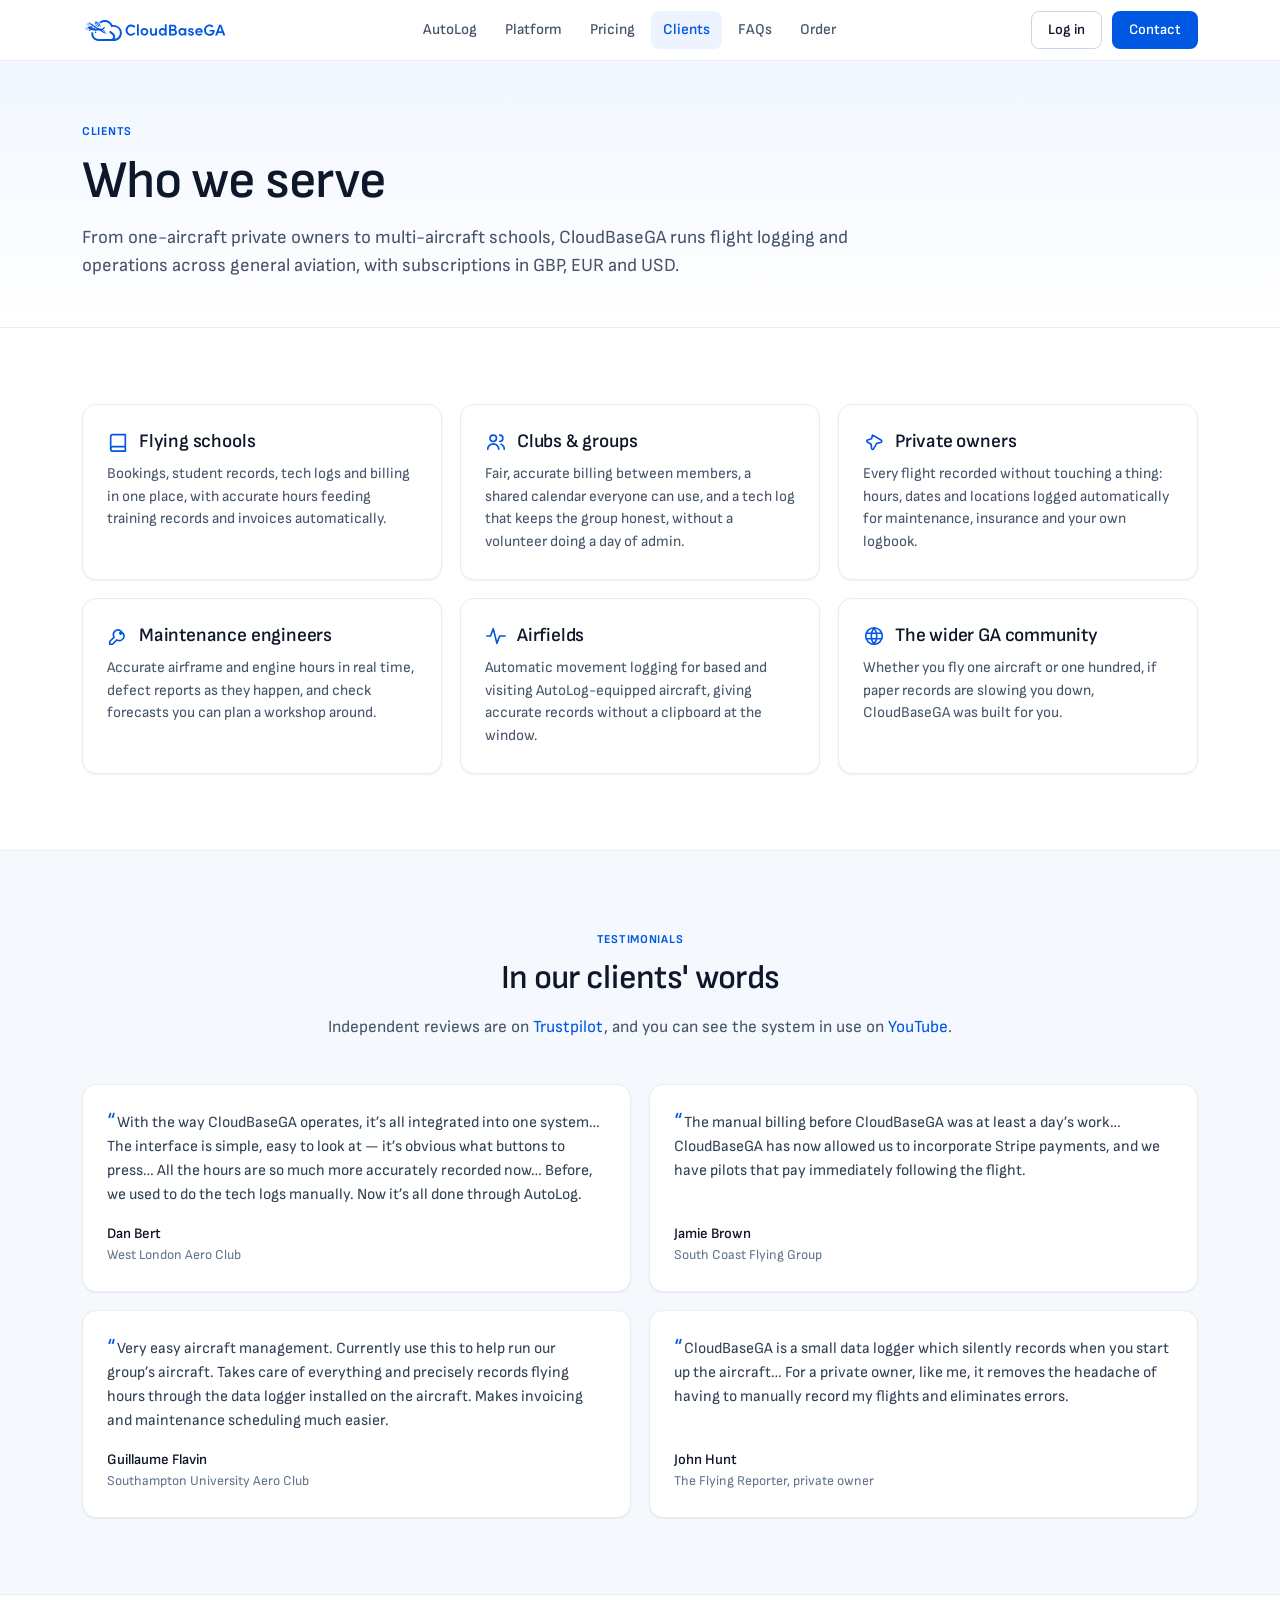
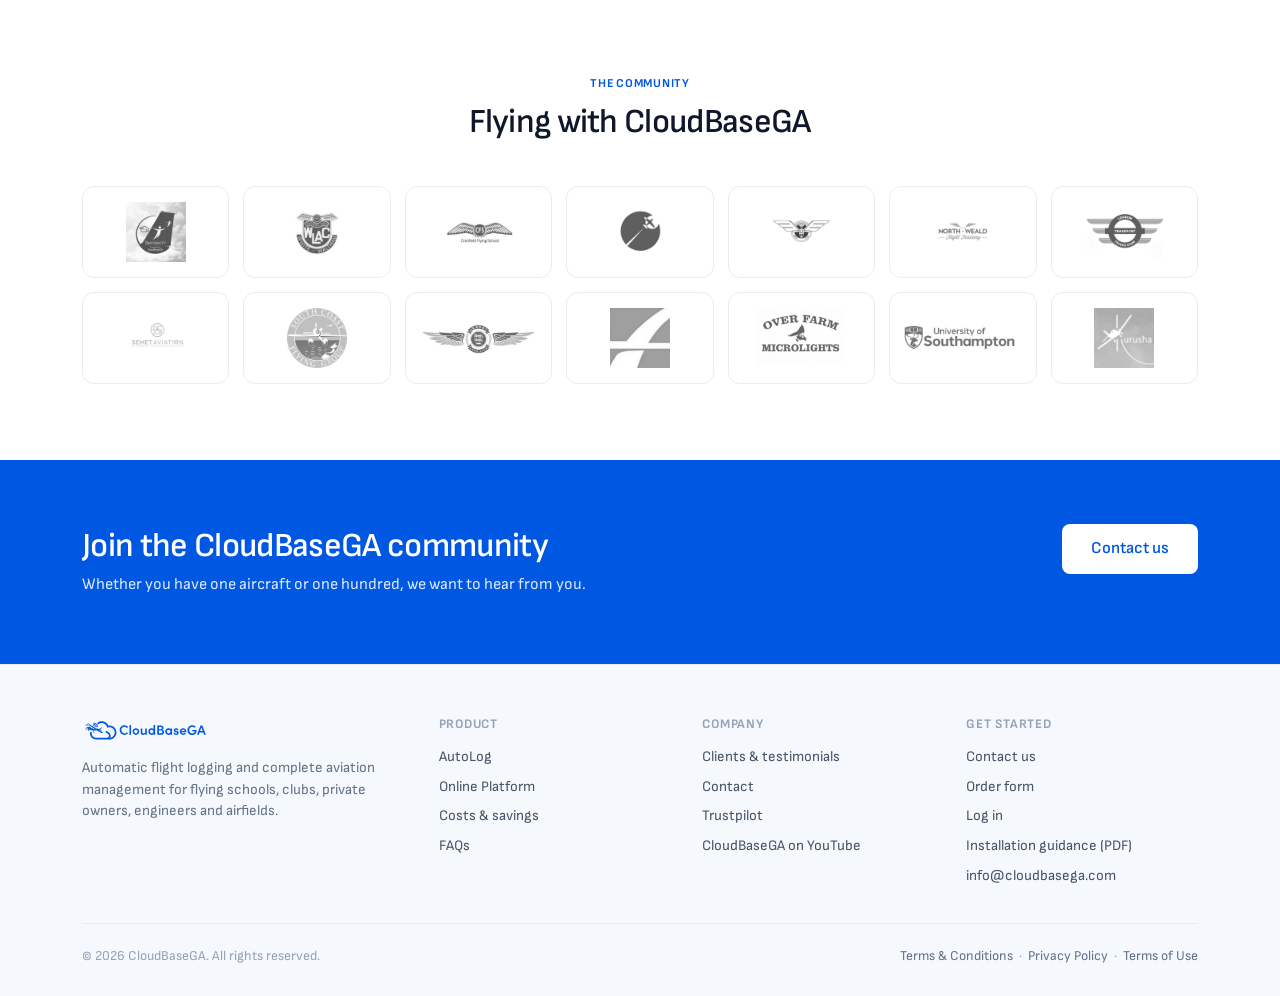
<file: clients.html>
<!DOCTYPE html>
<html lang="en-GB">
<head>
  <meta charset="UTF-8">
  <meta name="viewport" content="width=device-width, initial-scale=1">
  <title>Clients &amp; testimonials | CloudBaseGA</title>
  <meta name="description" content="CloudBaseGA serves flying schools, clubs and groups, private owners, maintenance engineers and airfields across general aviation. Read what our clients say.">
  <link rel="canonical" href="https://www.cloudbasega.aero/clients.html">
  <meta name="theme-color" content="#0057e1">
  <meta property="og:type" content="website">
  <meta property="og:site_name" content="CloudBaseGA">
  <meta property="og:locale" content="en_GB">
  <meta property="og:title" content="Clients &amp; testimonials | CloudBaseGA">
  <meta property="og:description" content="CloudBaseGA serves flying schools, clubs and groups, private owners, maintenance engineers and airfields across general aviation. Read what our clients say.">
  <meta property="og:url" content="https://www.cloudbasega.aero/clients.html">
  <meta property="og:image" content="https://www.cloudbasega.aero/assets/img/product/autolog-studio.png">
  <meta property="og:image:alt" content="The CloudBaseGA AutoLog flight data recorder">
  <meta name="twitter:card" content="summary_large_image">
  <meta name="twitter:title" content="Clients &amp; testimonials | CloudBaseGA">
  <meta name="twitter:description" content="CloudBaseGA serves flying schools, clubs and groups, private owners, maintenance engineers and airfields across general aviation. Read what our clients say.">
  <meta name="twitter:image" content="https://www.cloudbasega.aero/assets/img/product/autolog-studio.png">
  <link rel="icon" type="image/svg+xml" href="assets/brand/favicon.svg">
  <link rel="preload" href="assets/fonts/sofia-sans-latin-700.woff2" as="font" type="font/woff2" crossorigin>
  <link rel="preload" href="assets/fonts/sofia-sans-latin-400.woff2" as="font" type="font/woff2" crossorigin>
  <link rel="stylesheet" href="css/style.css?v=23">
</head>
<body>

<header class="site-header">
  <div class="container">
    <a class="brand" href="index.html" aria-label="CloudBaseGA home">
      <img src="assets/brand/logo-lockup-blue.svg" alt="CloudBaseGA">
    </a>
    <nav class="main-nav" aria-label="Main navigation">
      <a href="autolog.html">AutoLog</a>
      <a href="platform.html">Platform</a>
      <a href="pricing.html">Pricing</a>
      <a href="clients.html">Clients</a>
      <a href="faqs.html">FAQs</a>
      <a href="order-form.html">Order</a>
    </nav>
    <div class="nav-cta">
      <a class="btn btn-secondary btn-sm btn-login-desktop" href="https://www.cloudbasega.com/app" rel="noopener">Log in</a>
      <a class="btn btn-primary btn-sm" href="contact.html">Contact</a>
      <button class="nav-toggle" aria-expanded="false" aria-label="Toggle navigation">
        <svg width="20" height="20" viewBox="0 0 24 24" fill="none" stroke="currentColor" stroke-width="2" stroke-linecap="round"><line x1="4" y1="7" x2="20" y2="7"/><line x1="4" y1="12" x2="20" y2="12"/><line x1="4" y1="17" x2="20" y2="17"/></svg>
      </button>
    </div>
  </div>
</header>

<main>

  <section class="page-hero">
    <div class="container">
      <span class="eyebrow">Clients</span>
      <h1>Who we serve</h1>
      <p class="lead">From one-aircraft private owners to multi-aircraft schools, CloudBaseGA runs flight logging and operations across general aviation, with subscriptions in GBP, EUR and USD.</p>
    </div>
  </section>

  <section class="section">
    <div class="container">
      <div class="card-grid">
        <div class="card">
          <h3>
            <svg width="22" height="22" viewBox="0 0 24 24" fill="none" stroke="currentColor" stroke-width="1.8" stroke-linecap="round" stroke-linejoin="round"><path d="M4 19.5A2.5 2.5 0 0 1 6.5 17H20V4H6.5A2.5 2.5 0 0 0 4 6.5z"/><path d="M4 19.5A2.5 2.5 0 0 0 6.5 22H20v-5"/></svg>
            Flying schools
          </h3>
          <p>Bookings, student records, tech logs and billing in one place, with accurate hours feeding training records and invoices automatically.</p>
        </div>
        <div class="card">
          <h3>
            <svg width="22" height="22" viewBox="0 0 24 24" fill="none" stroke="currentColor" stroke-width="1.8" stroke-linecap="round" stroke-linejoin="round"><circle cx="9" cy="8" r="3.5"/><path d="M3 20c0-3.3 2.7-6 6-6s6 2.7 6 6"/><path d="M16 4.5a3.5 3.5 0 0 1 0 7"/><path d="M17.5 14.5c2.1.8 3.5 2.9 3.5 5.5"/></svg>
            Clubs &amp; groups
          </h3>
          <p>Fair, accurate billing between members, a shared calendar everyone can use, and a tech log that keeps the group honest, without a volunteer doing a day of admin.</p>
        </div>
        <div class="card">
          <h3>
            <svg width="22" height="22" viewBox="0 0 24 24" fill="none" stroke="currentColor" stroke-width="1.8" stroke-linecap="round" stroke-linejoin="round"><path d="M10.5 4.5l9.2 5.3a1.5 1.5 0 0 1-.4 2.8l-4.3.9-3.5 6a1.2 1.2 0 0 1-2.2-.5l-.4-4.6-4.1-2.4a1.2 1.2 0 0 1 .2-2.2l4.3-1.4 1-3.9z"/></svg>
            Private owners
          </h3>
          <p>Every flight recorded without touching a thing: hours, dates and locations logged automatically for maintenance, insurance and your own logbook.</p>
        </div>
        <div class="card">
          <h3>
            <svg width="22" height="22" viewBox="0 0 24 24" fill="none" stroke="currentColor" stroke-width="1.8" stroke-linecap="round" stroke-linejoin="round"><path d="M14.7 6.3a5 5 0 0 0-6.9 6.9L3 18v3h3l4.8-4.8a5 5 0 0 0 6.9-6.9z"/><circle cx="15" cy="9" r="1"/></svg>
            Maintenance engineers
          </h3>
          <p>Accurate airframe and engine hours in real time, defect reports as they happen, and check forecasts you can plan a workshop around.</p>
        </div>
        <div class="card">
          <h3>
            <svg width="22" height="22" viewBox="0 0 24 24" fill="none" stroke="currentColor" stroke-width="1.8" stroke-linecap="round" stroke-linejoin="round"><path d="M2 12h4l3-8 4 16 3-8h6"/></svg>
            Airfields
          </h3>
          <p>Automatic movement logging for based and visiting AutoLog-equipped aircraft, giving accurate records without a clipboard at the window.</p>
        </div>
        <div class="card">
          <h3>
            <svg width="22" height="22" viewBox="0 0 24 24" fill="none" stroke="currentColor" stroke-width="1.8" stroke-linecap="round" stroke-linejoin="round"><circle cx="12" cy="12" r="9"/><path d="M3.6 9h16.8M3.6 15h16.8"/><path d="M12 3a15 15 0 0 1 0 18 15 15 0 0 1 0-18"/></svg>
            The wider GA community
          </h3>
          <p>Whether you fly one aircraft or one hundred, if paper records are slowing you down, CloudBaseGA was built for you.</p>
        </div>
      </div>
    </div>
  </section>

  <section class="section section-alt">
    <div class="container">
      <div class="section-head center">
        <span class="eyebrow">Testimonials</span>
        <h2>In our clients' words</h2>
        <p>Independent reviews are on <a href="https://uk.trustpilot.com/review/cloudbasega.com" rel="noopener">Trustpilot</a>, and you can see the system in use on <a href="https://www.youtube.com/watch?v=VIAS7--50Vc" rel="noopener">YouTube</a>.</p>
      </div>
      <div class="card-grid cols-2">
        <div class="quote-card">
          <blockquote>With the way CloudBaseGA operates, it&rsquo;s all integrated into one system&hellip; The interface is simple, easy to look at &mdash; it&rsquo;s obvious what buttons to press&hellip; All the hours are so much more accurately recorded now&hellip; Before, we used to do the tech logs manually. Now it&rsquo;s all done through AutoLog.</blockquote>
          <div class="quote-attr">
            <div class="who">Dan Bert</div>
            <div class="org">West London Aero Club</div>
          </div>
        </div>
        <div class="quote-card">
          <blockquote>The manual billing before CloudBaseGA was at least a day&rsquo;s work&hellip; CloudBaseGA has now allowed us to incorporate Stripe payments, and we have pilots that pay immediately following the flight.</blockquote>
          <div class="quote-attr">
            <div class="who">Jamie Brown</div>
            <div class="org">South Coast Flying Group</div>
          </div>
        </div>
        <div class="quote-card">
          <blockquote>Very easy aircraft management. Currently use this to help run our group&rsquo;s aircraft. Takes care of everything and precisely records flying hours through the data logger installed on the aircraft. Makes invoicing and maintenance scheduling much easier.</blockquote>
          <div class="quote-attr">
            <div class="who">Guillaume Flavin</div>
            <div class="org">Southampton University Aero Club</div>
          </div>
        </div>
        <div class="quote-card">
          <blockquote>CloudBaseGA is a small data logger which silently records when you start up the aircraft&hellip; For a private owner, like me, it removes the headache of having to manually record my flights and eliminates errors.</blockquote>
          <div class="quote-attr">
            <div class="who">John Hunt</div>
            <div class="org">The Flying Reporter, private owner</div>
          </div>
        </div>
      </div>
    </div>
  </section>

  <section class="section">
    <div class="container">
      <div class="section-head center">
        <span class="eyebrow">The community</span>
        <h2>Flying with CloudBaseGA</h2>
      </div>
      <div class="logo-grid" aria-label="Client logos">
        <div class="logo-cell"><img src="assets/img/clients/aerobility.jpg" alt="Aerobility" loading="lazy"></div>
        <div class="logo-cell"><img src="assets/img/clients/west-london-aero-club.jpg" alt="West London Aero Club" loading="lazy"></div>
        <div class="logo-cell"><img src="assets/img/clients/cranfield-flying-school.jpg" alt="Cranfield Flying School" loading="lazy"></div>
        <div class="logo-cell"><img src="assets/img/clients/blackbushe-aviation.jpg" alt="Blackbushe Aviation" loading="lazy"></div>
        <div class="logo-cell"><img src="assets/img/clients/shropshire-aero-club.jpg" alt="Shropshire Aero Club" loading="lazy"></div>
        <div class="logo-cell"><img src="assets/img/clients/north-weald-flight-training.png" alt="North Weald Flight Training" loading="lazy"></div>
        <div class="logo-cell"><img src="assets/img/clients/london-transport-flying-club.jpg" alt="London Transport Flying Club" loading="lazy"></div>
        <div class="logo-cell"><img src="assets/img/clients/semet-aviation.png" alt="Semet Aviation" loading="lazy"></div>
        <div class="logo-cell"><img src="assets/img/clients/south-coast-flying-group.png" alt="South Coast Flying Group" loading="lazy"></div>
        <div class="logo-cell"><img src="assets/img/clients/skywalker-flight-training.png" alt="Skywalker Flight Training" loading="lazy"></div>
        <div class="logo-cell"><img src="assets/img/clients/above-and-beyond.webp" alt="Above and Beyond" loading="lazy"></div>
        <div class="logo-cell"><img src="assets/img/clients/over-farm-microlights.png" alt="Over Farm Microlights" loading="lazy"></div>
        <div class="logo-cell"><img src="assets/img/clients/suas.png" alt="Southampton University Air Squadron" loading="lazy"></div>
        <div class="logo-cell"><img src="assets/img/clients/kurusha-flying-school.png" alt="Kurusha Flying School" loading="lazy"></div>
      </div>
    </div>
  </section>

  <section class="cta-band">
    <div class="container">
      <div>
        <h2>Join the CloudBaseGA community</h2>
        <p>Whether you have one aircraft or one hundred, we want to hear from you.</p>
      </div>
      <div class="hero-actions">
        <a class="btn btn-primary btn-lg" href="contact.html">Contact us</a>
      </div>
    </div>
  </section>

</main>

<footer class="site-footer">
  <div class="container">
    <div class="footer-grid">
      <div class="footer-brand">
        <img src="assets/brand/logo-lockup-blue.svg" alt="CloudBaseGA">
        <p>Automatic flight logging and complete aviation management for flying schools, clubs, private owners, engineers and airfields.</p>
      </div>
      <div>
        <h4>Product</h4>
        <ul>
          <li><a href="autolog.html">AutoLog</a></li>
          <li><a href="platform.html">Online Platform</a></li>
          <li><a href="pricing.html">Costs &amp; savings</a></li>
          <li><a href="faqs.html">FAQs</a></li>
        </ul>
      </div>
      <div>
        <h4>Company</h4>
        <ul>
          <li><a href="clients.html">Clients &amp; testimonials</a></li>
          <li><a href="contact.html">Contact</a></li>
          <li><a href="https://uk.trustpilot.com/review/cloudbasega.com" rel="noopener">Trustpilot</a></li>
          <li><a href="https://www.youtube.com/watch?v=VIAS7--50Vc" rel="noopener">CloudBaseGA on YouTube</a></li>
        </ul>
      </div>
      <div>
        <h4>Get started</h4>
        <ul>
          <li><a href="contact.html">Contact us</a></li>
          <li><a href="order-form.html">Order form</a></li>
          <li><a href="https://www.cloudbasega.com/app" rel="noopener">Log in</a></li>
          <li><a href="https://www.cloudbasega.com/AutoLog-FM%20Installation%20Guidance.pdf" rel="noopener">Installation guidance (PDF)</a></li>
          <li><a href="mailto:info@cloudbasega.com">info@cloudbasega.com</a></li>
        </ul>
      </div>
    </div>
    <div class="footer-legal">
      <span>&copy; <span data-year>2026</span> CloudBaseGA. All rights reserved.</span>
      <span>
        <a href="terms-and-conditions.html">Terms &amp; Conditions</a> &nbsp;&middot;&nbsp;
        <a href="privacy-policy.html">Privacy Policy</a> &nbsp;&middot;&nbsp;
        <a href="terms-of-use.html">Terms of Use</a>
      </span>
    </div>
  </div>
</footer>

<script src="js/main.js?v=8"></script>
</body>
</html>
</file>
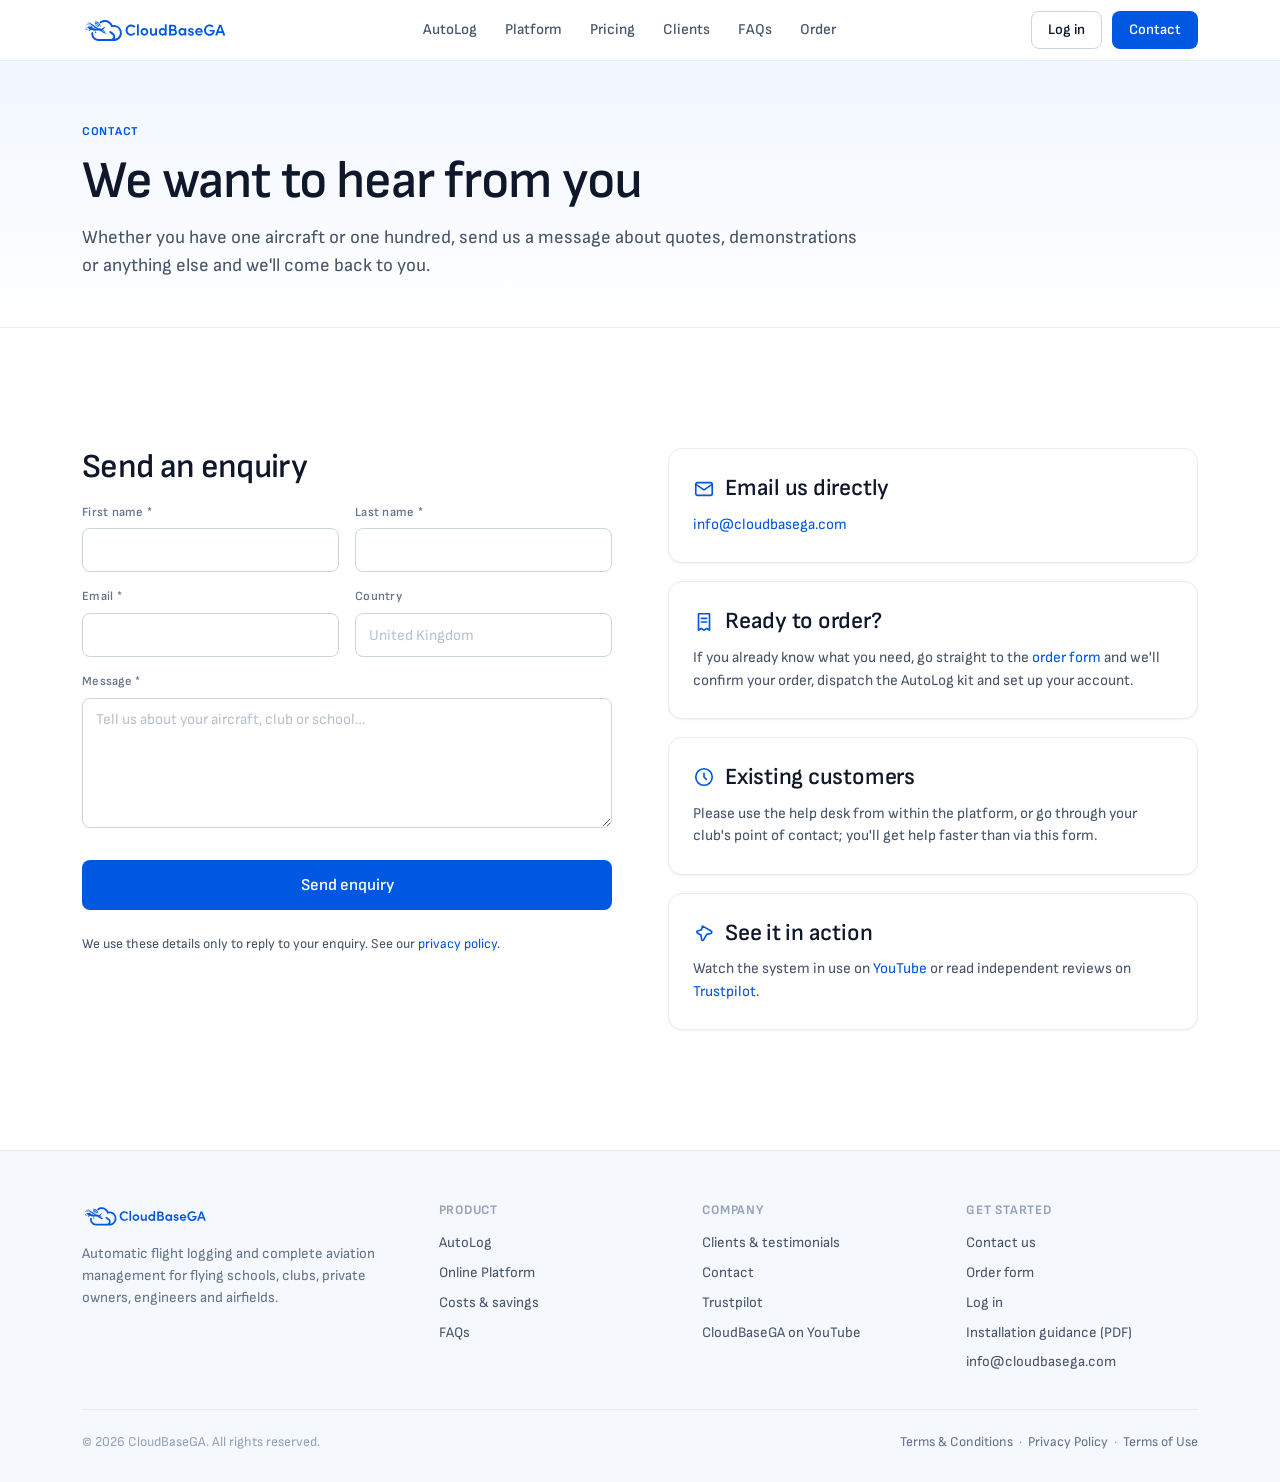
<file: contact.html>
<!DOCTYPE html>
<html lang="en-GB">
<head>
  <meta charset="UTF-8">
  <meta name="viewport" content="width=device-width, initial-scale=1">
  <title>Contact | CloudBaseGA</title>
  <meta name="description" content="Get in touch with CloudBaseGA: enquiries, quotes and demonstrations for the AutoLog and Online Platform. Whether you have one aircraft or one hundred, we want to hear from you.">
  <link rel="canonical" href="https://www.cloudbasega.aero/contact.html">
  <meta name="theme-color" content="#0057e1">
  <meta property="og:type" content="website">
  <meta property="og:site_name" content="CloudBaseGA">
  <meta property="og:locale" content="en_GB">
  <meta property="og:title" content="Contact | CloudBaseGA">
  <meta property="og:description" content="Get in touch with CloudBaseGA: enquiries, quotes and demonstrations for the AutoLog and Online Platform. Whether you have one aircraft or one hundred, we want to hear from you.">
  <meta property="og:url" content="https://www.cloudbasega.aero/contact.html">
  <meta property="og:image" content="https://www.cloudbasega.aero/assets/img/product/autolog-studio.png">
  <meta property="og:image:alt" content="The CloudBaseGA AutoLog flight data recorder">
  <meta name="twitter:card" content="summary_large_image">
  <meta name="twitter:title" content="Contact | CloudBaseGA">
  <meta name="twitter:description" content="Get in touch with CloudBaseGA: enquiries, quotes and demonstrations for the AutoLog and Online Platform. Whether you have one aircraft or one hundred, we want to hear from you.">
  <meta name="twitter:image" content="https://www.cloudbasega.aero/assets/img/product/autolog-studio.png">
  <link rel="icon" type="image/svg+xml" href="assets/brand/favicon.svg">
  <link rel="preload" href="assets/fonts/sofia-sans-latin-700.woff2" as="font" type="font/woff2" crossorigin>
  <link rel="preload" href="assets/fonts/sofia-sans-latin-400.woff2" as="font" type="font/woff2" crossorigin>
  <link rel="stylesheet" href="css/style.css?v=23">
</head>
<body>

<header class="site-header">
  <div class="container">
    <a class="brand" href="index.html" aria-label="CloudBaseGA home">
      <img src="assets/brand/logo-lockup-blue.svg" alt="CloudBaseGA">
    </a>
    <nav class="main-nav" aria-label="Main navigation">
      <a href="autolog.html">AutoLog</a>
      <a href="platform.html">Platform</a>
      <a href="pricing.html">Pricing</a>
      <a href="clients.html">Clients</a>
      <a href="faqs.html">FAQs</a>
      <a href="order-form.html">Order</a>
    </nav>
    <div class="nav-cta">
      <a class="btn btn-secondary btn-sm btn-login-desktop" href="https://www.cloudbasega.com/app" rel="noopener">Log in</a>
      <a class="btn btn-primary btn-sm" href="contact.html">Contact</a>
      <button class="nav-toggle" aria-expanded="false" aria-label="Toggle navigation">
        <svg width="20" height="20" viewBox="0 0 24 24" fill="none" stroke="currentColor" stroke-width="2" stroke-linecap="round"><line x1="4" y1="7" x2="20" y2="7"/><line x1="4" y1="12" x2="20" y2="12"/><line x1="4" y1="17" x2="20" y2="17"/></svg>
      </button>
    </div>
  </div>
</header>

<main>

  <section class="page-hero">
    <div class="container">
      <span class="eyebrow">Contact</span>
      <h1>We want to hear from you</h1>
      <p class="lead">Whether you have one aircraft or one hundred, send us a message about quotes, demonstrations or anything else and we'll come back to you.</p>
    </div>
  </section>

  <section class="section">
    <div class="container">
      <div class="feature-row" style="align-items: start;">
        <div>
          <h2>Send an enquiry</h2>
          <form class="form-grid" id="enquiry-form" novalidate>
            <div class="hp-field" aria-hidden="true">
              <label for="f-website">Leave this field empty</label>
              <input id="f-website" name="website" type="text" tabindex="-1" autocomplete="off">
            </div>
            <div class="form-group">
              <label class="form-label" for="f-first">First name *</label>
              <input class="form-input" id="f-first" name="first" type="text" autocomplete="given-name" required>
              <span class="field-error" id="err-f-first">Please enter your first name.</span>
            </div>
            <div class="form-group">
              <label class="form-label" for="f-last">Last name *</label>
              <input class="form-input" id="f-last" name="last" type="text" autocomplete="family-name" required>
              <span class="field-error" id="err-f-last">Please enter your last name.</span>
            </div>
            <div class="form-group">
              <label class="form-label" for="f-email">Email *</label>
              <input class="form-input" id="f-email" name="email" type="email" autocomplete="email" required>
              <span class="field-error" id="err-f-email">Please enter a valid email address.</span>
            </div>
            <div class="form-group">
              <label class="form-label" for="f-country">Country</label>
              <input class="form-input" id="f-country" name="country" type="text" autocomplete="country-name" placeholder="United Kingdom">
            </div>
            <div class="form-group full">
              <label class="form-label" for="f-message">Message *</label>
              <textarea class="form-textarea" id="f-message" name="message" placeholder="Tell us about your aircraft, club or school&hellip;" required></textarea>
              <span class="field-error" id="err-f-message">Please tell us a little about what you need.</span>
            </div>
            <div class="form-group full">
              <div class="form-status" id="f-status" role="status"></div>
            </div>
            <div class="form-group full">
              <button class="btn btn-primary btn-lg" type="submit" id="f-submit">Send enquiry</button>
              <p class="form-note mt-2">We use these details only to reply to your enquiry. See our <a href="privacy-policy.html">privacy policy</a>.</p>
            </div>
          </form>
        </div>
        <div>
          <div class="card">
            <h3>
              <svg width="22" height="22" viewBox="0 0 24 24" fill="none" stroke="currentColor" stroke-width="1.8" stroke-linecap="round" stroke-linejoin="round"><rect x="3" y="5" width="18" height="14" rx="2"/><polyline points="3 7 12 13 21 7"/></svg>
              Email us directly
            </h3>
            <p><a href="mailto:info@cloudbasega.com">info@cloudbasega.com</a></p>
          </div>
          <div class="card mt-2">
            <h3>
              <svg width="22" height="22" viewBox="0 0 24 24" fill="none" stroke="currentColor" stroke-width="1.8" stroke-linecap="round" stroke-linejoin="round"><path d="M6 3h12v18l-3-2-3 2-3-2-3 2z"/><line x1="9" y1="8" x2="15" y2="8"/><line x1="9" y1="12" x2="15" y2="12"/></svg>
              Ready to order?
            </h3>
            <p>If you already know what you need, go straight to the <a href="order-form.html">order form</a> and we'll confirm your order, dispatch the AutoLog kit and set up your account.</p>
          </div>
          <div class="card mt-2">
            <h3>
              <svg width="22" height="22" viewBox="0 0 24 24" fill="none" stroke="currentColor" stroke-width="1.8" stroke-linecap="round" stroke-linejoin="round"><circle cx="12" cy="12" r="9"/><path d="M12 8v4l2.5 2.5"/></svg>
              Existing customers
            </h3>
            <p>Please use the help desk from within the platform, or go through your club's point of contact; you'll get help faster than via this form.</p>
          </div>
          <div class="card mt-2">
            <h3>
              <svg width="22" height="22" viewBox="0 0 24 24" fill="none" stroke="currentColor" stroke-width="1.8" stroke-linecap="round" stroke-linejoin="round"><path d="M10.5 4.5l9.2 5.3a1.5 1.5 0 0 1-.4 2.8l-4.3.9-3.5 6a1.2 1.2 0 0 1-2.2-.5l-.4-4.6-4.1-2.4a1.2 1.2 0 0 1 .2-2.2l4.3-1.4 1-3.9z"/></svg>
              See it in action
            </h3>
            <p>Watch the system in use on <a href="https://www.youtube.com/watch?v=VIAS7--50Vc" rel="noopener">YouTube</a> or read independent reviews on <a href="https://uk.trustpilot.com/review/cloudbasega.com" rel="noopener">Trustpilot</a>.</p>
          </div>
        </div>
      </div>
    </div>
  </section>

</main>

<footer class="site-footer">
  <div class="container">
    <div class="footer-grid">
      <div class="footer-brand">
        <img src="assets/brand/logo-lockup-blue.svg" alt="CloudBaseGA">
        <p>Automatic flight logging and complete aviation management for flying schools, clubs, private owners, engineers and airfields.</p>
      </div>
      <div>
        <h4>Product</h4>
        <ul>
          <li><a href="autolog.html">AutoLog</a></li>
          <li><a href="platform.html">Online Platform</a></li>
          <li><a href="pricing.html">Costs &amp; savings</a></li>
          <li><a href="faqs.html">FAQs</a></li>
        </ul>
      </div>
      <div>
        <h4>Company</h4>
        <ul>
          <li><a href="clients.html">Clients &amp; testimonials</a></li>
          <li><a href="contact.html">Contact</a></li>
          <li><a href="https://uk.trustpilot.com/review/cloudbasega.com" rel="noopener">Trustpilot</a></li>
          <li><a href="https://www.youtube.com/watch?v=VIAS7--50Vc" rel="noopener">CloudBaseGA on YouTube</a></li>
        </ul>
      </div>
      <div>
        <h4>Get started</h4>
        <ul>
          <li><a href="contact.html">Contact us</a></li>
          <li><a href="order-form.html">Order form</a></li>
          <li><a href="https://www.cloudbasega.com/app" rel="noopener">Log in</a></li>
          <li><a href="https://www.cloudbasega.com/AutoLog-FM%20Installation%20Guidance.pdf" rel="noopener">Installation guidance (PDF)</a></li>
          <li><a href="mailto:info@cloudbasega.com">info@cloudbasega.com</a></li>
        </ul>
      </div>
    </div>
    <div class="footer-legal">
      <span>&copy; <span data-year>2026</span> CloudBaseGA. All rights reserved.</span>
      <span>
        <a href="terms-and-conditions.html">Terms &amp; Conditions</a> &nbsp;&middot;&nbsp;
        <a href="privacy-policy.html">Privacy Policy</a> &nbsp;&middot;&nbsp;
        <a href="terms-of-use.html">Terms of Use</a>
      </span>
    </div>
  </div>
</footer>

<script src="js/main.js?v=8"></script>
<script>
  (function () {
    // Set to the deployed forms worker (see worker/README.md), e.g.
    // "https://cloudbasega-forms.<account>.workers.dev/contact". Left empty,
    // the form falls back to opening a pre-addressed email in the visitor's
    // mail app.
    var CONTACT_ENDPOINT = "";

    var form = document.getElementById("enquiry-form");
    var status = document.getElementById("f-status");
    var v = function (id) { return document.getElementById(id).value.trim(); };

    var setStatus = function (kind, text) {
      status.className = "form-status show " + kind;
      status.textContent = text;
    };

    var mark = function (id, bad) {
      document.getElementById(id).classList.toggle("invalid", bad);
      document.getElementById("err-" + id).classList.toggle("show", bad);
      return bad;
    };

    var validate = function () {
      var bad = false;
      bad = mark("f-first", !v("f-first")) || bad;
      bad = mark("f-last", !v("f-last")) || bad;
      bad = mark("f-email", !/^[^\s@]+@[^\s@]+\.[^\s@]+$/.test(v("f-email"))) || bad;
      bad = mark("f-message", !v("f-message")) || bad;
      return !bad;
    };

    ["f-first", "f-last", "f-email", "f-message"].forEach(function (id) {
      document.getElementById(id).addEventListener("input", function () { mark(id, false); });
    });

    form.addEventListener("submit", function (e) {
      e.preventDefault();
      status.className = "form-status";
      if (v("f-website")) { // honeypot: pretend success, send nothing
        setStatus("success", "Thanks, your enquiry has been received.");
        return;
      }
      if (!validate()) {
        setStatus("error", "Please fix the highlighted fields and try again.");
        var firstBad = form.querySelector(".invalid");
        if (firstBad) firstBad.focus();
        return;
      }
      var payload = {
        form: "contact",
        first: v("f-first"),
        last: v("f-last"),
        email: v("f-email"),
        country: v("f-country"),
        message: v("f-message")
      };
      var name = payload.first + " " + payload.last;
      if (CONTACT_ENDPOINT) {
        var btn = document.getElementById("f-submit");
        btn.disabled = true;
        fetch(CONTACT_ENDPOINT, {
          method: "POST",
          headers: { "Content-Type": "application/json", Accept: "application/json" },
          body: JSON.stringify(payload)
        }).then(function (r) {
          if (!r.ok) throw new Error("bad status");
          form.reset();
          setStatus("success", "Thanks, your enquiry has been sent. We'll come back to you shortly.");
        }).catch(function () {
          setStatus("error", "Something went wrong sending your enquiry. Please try again, or email info@cloudbasega.com directly.");
        }).finally(function () { btn.disabled = false; });
      } else {
        var subject = name + " - CloudBaseGA Contact Form got a new submission";
        var body = payload.message + "\n\n--\n" + name + "\n" + payload.email +
          (payload.country ? "\n" + payload.country : "");
        location.href = "mailto:info@cloudbasega.com?cc=ben%40cloudbasega.com&subject=" +
          encodeURIComponent(subject) + "&body=" + encodeURIComponent(body);
        setStatus("success", "Your email app has opened with the enquiry ready to send. Nothing is sent until you press send there.");
      }
    });
  })();
</script>
</body>
</html>
</file>
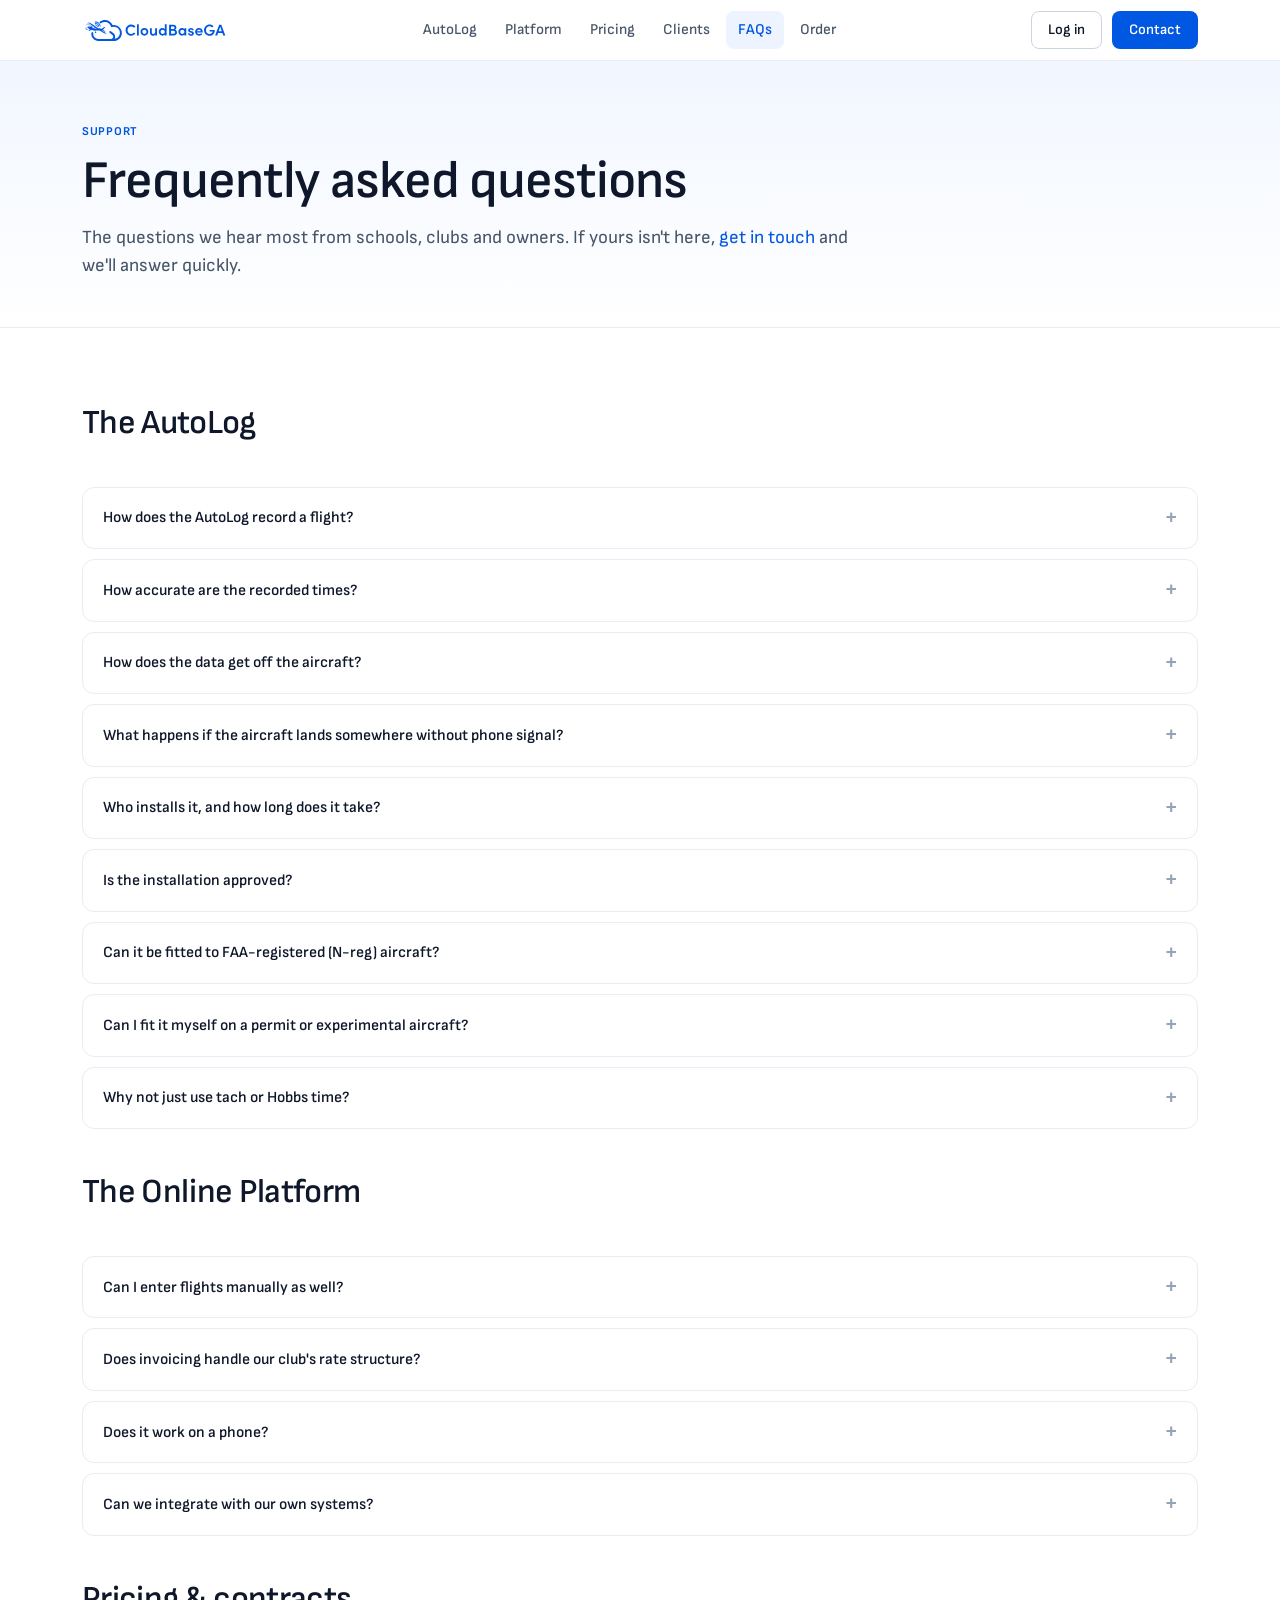
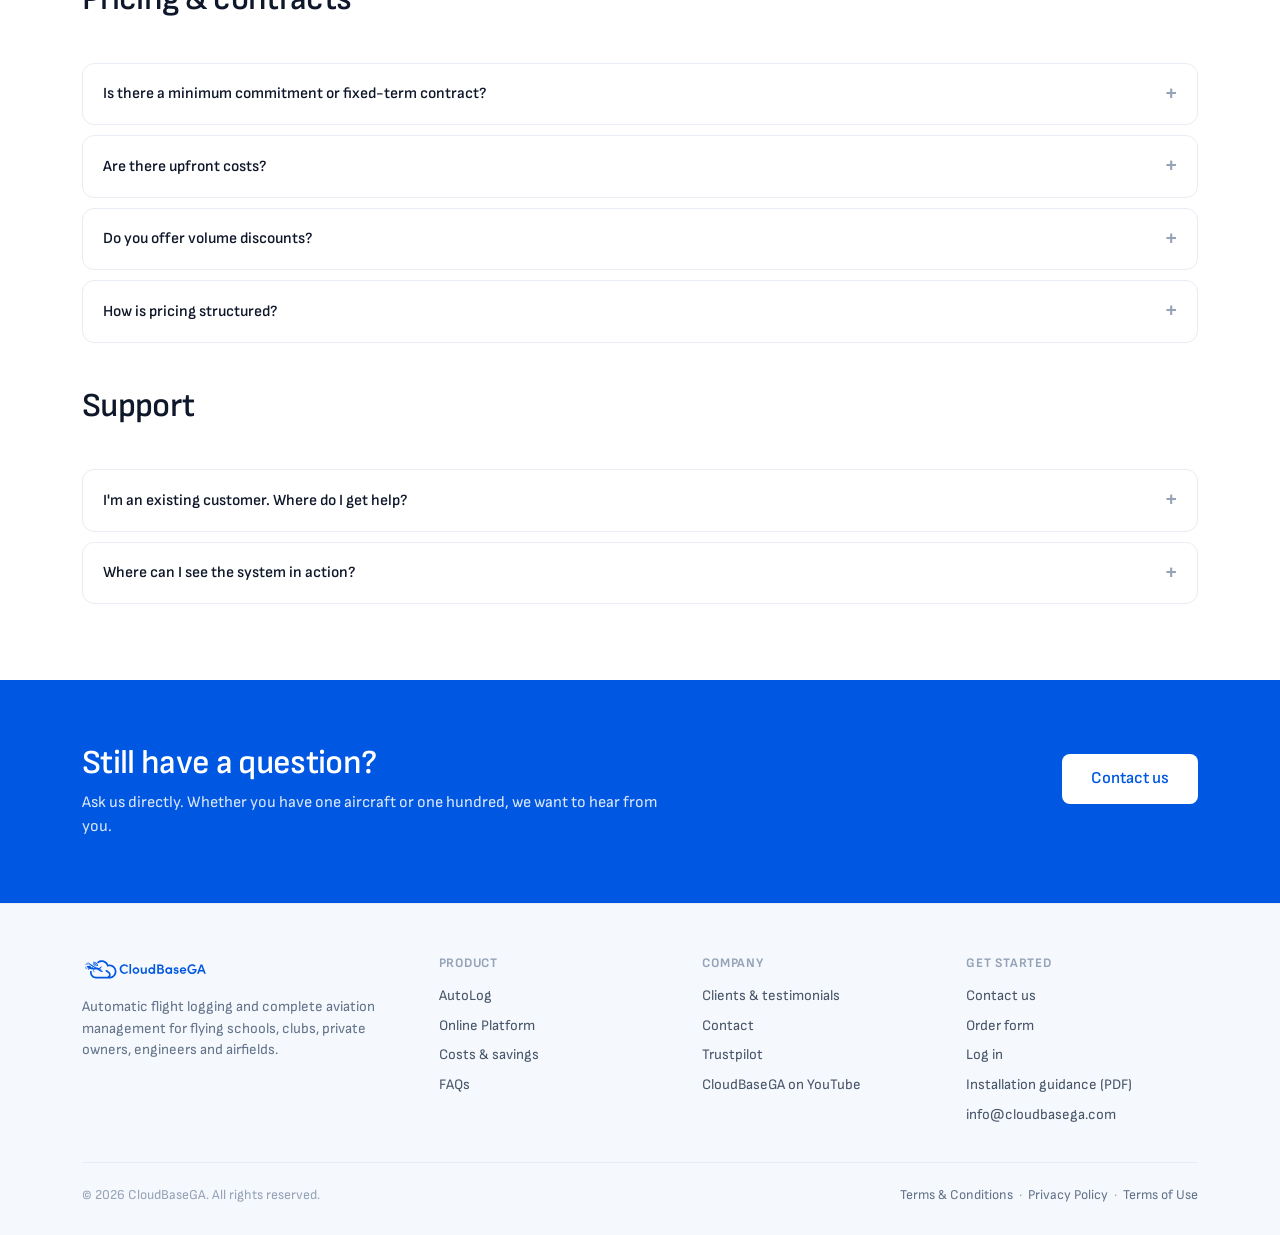
<file: faqs.html>
<!DOCTYPE html>
<html lang="en-GB">
<head>
  <meta charset="UTF-8">
  <meta name="viewport" content="width=device-width, initial-scale=1">
  <title>Frequently asked questions | CloudBaseGA</title>
  <meta name="description" content="Answers to common questions about the CloudBaseGA AutoLog and Online Platform: installation, data, pricing, contracts and support.">
  <link rel="canonical" href="https://www.cloudbasega.aero/faqs.html">
  <meta name="theme-color" content="#0057e1">
  <meta property="og:type" content="website">
  <meta property="og:site_name" content="CloudBaseGA">
  <meta property="og:locale" content="en_GB">
  <meta property="og:title" content="Frequently asked questions | CloudBaseGA">
  <meta property="og:description" content="Answers to common questions about the CloudBaseGA AutoLog and Online Platform: installation, data, pricing, contracts and support.">
  <meta property="og:url" content="https://www.cloudbasega.aero/faqs.html">
  <meta property="og:image" content="https://www.cloudbasega.aero/assets/img/product/autolog-studio.png">
  <meta property="og:image:alt" content="The CloudBaseGA AutoLog flight data recorder">
  <meta name="twitter:card" content="summary_large_image">
  <meta name="twitter:title" content="Frequently asked questions | CloudBaseGA">
  <meta name="twitter:description" content="Answers to common questions about the CloudBaseGA AutoLog and Online Platform: installation, data, pricing, contracts and support.">
  <meta name="twitter:image" content="https://www.cloudbasega.aero/assets/img/product/autolog-studio.png">
  <link rel="icon" type="image/svg+xml" href="assets/brand/favicon.svg">
  <link rel="preload" href="assets/fonts/sofia-sans-latin-700.woff2" as="font" type="font/woff2" crossorigin>
  <link rel="preload" href="assets/fonts/sofia-sans-latin-400.woff2" as="font" type="font/woff2" crossorigin>
  <link rel="stylesheet" href="css/style.css?v=23">
  <script type="application/ld+json">
{
  "@context": "https://schema.org",
  "@type": "FAQPage",
  "mainEntity": [
    {
      "@type": "Question",
      "name": "How does the AutoLog record a flight?",
      "acceptedAnswer": {
        "@type": "Answer",
        "text": "It detects take-off and landing automatically, with no pilot input at all: on fixed-wing aircraft using speed thresholds, and on rotary-wing aircraft using a patent-pending method that detects weight off the skids. For each flight it records the aircraft registration, flight ID, date, brakes-off and brakes-on times, and location."
      }
    },
    {
      "@type": "Question",
      "name": "How accurate are the recorded times?",
      "acceptedAnswer": {
        "@type": "Answer",
        "text": "Times are accurate to ±10 seconds."
      }
    },
    {
      "@type": "Question",
      "name": "How does the data get off the aircraft?",
      "acceptedAnswer": {
        "@type": "Answer",
        "text": "After each flight, the AutoLog uploads its record over the 4G cellular network, which is supported worldwide, typically within moments of engine shutdown. In 2025 the system processed 40,440 flight records, with 99.86% delivered within 5 minutes of shutdown. Local cell coverage and transient network issues account for the majority of the remainder."
      }
    },
    {
      "@type": "Question",
      "name": "What happens if the aircraft lands somewhere without phone signal?",
      "acceptedAnswer": {
        "@type": "Answer",
        "text": "No data is lost. The AutoLog makes several upload attempts after shutdown; if it doesn't receive an acknowledgement from the server, it powers down and tries again on the next flight or the next time it's powered up, uploading every flight record that hasn't yet been acknowledged."
      }
    },
    {
      "@type": "Question",
      "name": "Who installs it, and how long does it take?",
      "acceptedAnswer": {
        "@type": "Answer",
        "text": "A licensed engineer installs the AutoLog. It mounts on a quick-release plate out of sight. Where depends on the aircraft, but most commonly it sits in the empennage, behind the rear baggage compartment. The only connection to the aircraft is a power supply. Installation guidance (PDF) is available for your maintenance organisation."
      }
    },
    {
      "@type": "Question",
      "name": "Is the installation approved?",
      "acceptedAnswer": {
        "@type": "Answer",
        "text": "Yes, and the route depends on where your aircraft is registered, since the UK and EU have been separate systems from the UK's departure from EASA in 2021. On UK (G-registered) aircraft the UK CAA is the regulator, and the AutoLog is fitted as a minor modification, installed and certified by your engineer. On EU-registered aircraft it installs as an aircraft tracking system under EASA CS-STAN Standard Change CS-SC061a, a standard change for ELA2 aircraft that needs no EASA Form 1 for the equipment. Either way it's a straightforward, minor installation. (For US N-registered aircraft, see below.)"
      }
    },
    {
      "@type": "Question",
      "name": "Can it be fitted to FAA-registered (N-reg) aircraft?",
      "acceptedAnswer": {
        "@type": "Answer",
        "text": "Yes. Because the AutoLog is self-contained and connects only to a power supply, installation is typically classified as a minor alteration under 14 CFR Part 43: an A&P mechanic installs it using acceptable data (AC 43.13-1B/2B) and records it with a simple logbook entry. No Form 337, STC or field approval is normally needed. Your installer confirms the classification for your specific aircraft."
      }
    },
    {
      "@type": "Question",
      "name": "Can I fit it myself on a permit or experimental aircraft?",
      "acceptedAnswer": {
        "@type": "Answer",
        "text": "Often, yes. On LAA permit-to-fly aircraft (UK) and US experimental aircraft, owners can usually carry out this kind of minor installation themselves, with post-installation sign-off by your LAA inspector on a permit aircraft, or as covered by the aircraft's operating limitations on a US experimental. Check the specifics with your LAA inspector or against your operating limitations before you start."
      }
    },
    {
      "@type": "Question",
      "name": "Why not just use tach or Hobbs time?",
      "acceptedAnswer": {
        "@type": "Answer",
        "text": "For maintenance records, the FAA defines time in service as the time from when the aircraft leaves the surface of the earth until it touches down again (14 CFR 1.1). A tacho or Hobbs meter also counts run-up and taxi, so it over-counts your engine and airframe hours and brings every check and overhaul closer than it needs to be. The AutoLog records actual airborne time (and block time) to ±10 seconds. And unlike airspeed switches, weight-on-wheels switches or connected engine-data loggers, it also writes the tech log, billing and flight records automatically instead of leaving them to be transcribed by hand."
      }
    },
    {
      "@type": "Question",
      "name": "Can I enter flights manually as well?",
      "acceptedAnswer": {
        "@type": "Answer",
        "text": "Yes. AutoLog fills in flights automatically, but manual flight entry is fully supported, for aircraft without an AutoLog fitted or the odd flight that needs correcting."
      }
    },
    {
      "@type": "Question",
      "name": "Does invoicing handle our club's rate structure?",
      "acceptedAnswer": {
        "@type": "Answer",
        "text": "Yes. Multiple charge rates per aircraft and per member are supported, along with fuel reimbursement within invoices and VAT income reporting. Online payments are supported, so members can pay immediately after a flight."
      }
    },
    {
      "@type": "Question",
      "name": "Does it work on a phone?",
      "acceptedAnswer": {
        "@type": "Answer",
        "text": "Yes. The platform is built mobile-first: booking, tech log entries and sign-offs are designed to be done standing next to the aircraft, not just at the office desktop."
      }
    },
    {
      "@type": "Question",
      "name": "Can we integrate with our own systems?",
      "acceptedAnswer": {
        "@type": "Answer",
        "text": "Yes. A documented REST API is available, so flight data can flow into your own operations, accounting or scheduling tools. We also help third-party platforms build automated flight records into their own products, and API-only subscriptions generally cost less than the full platform."
      }
    },
    {
      "@type": "Question",
      "name": "Is there a minimum commitment or fixed-term contract?",
      "acceptedAnswer": {
        "@type": "Answer",
        "text": "No. There are no fixed-term contracts and no minimum commitment. The AutoLog is rented as part of the subscription, so returning the equipment simply ends the service."
      }
    },
    {
      "@type": "Question",
      "name": "Are there upfront costs?",
      "acceptedAnswer": {
        "@type": "Answer",
        "text": "There's no upfront charge for the AutoLog or its delivery; it's rented as part of your subscription. Installation is arranged and paid for by you, and postage is not refundable. Aircraft based outside the UK need a €300 / $300 deposit per AutoLog, returned when the equipment is."
      }
    },
    {
      "@type": "Question",
      "name": "Do you offer volume discounts?",
      "acceptedAnswer": {
        "@type": "Answer",
        "text": "Yes. We usually offer a volume discount for fleets of 10 aircraft or more. Get in touch to discuss terms."
      }
    },
    {
      "@type": "Question",
      "name": "How is pricing structured?",
      "acceptedAnswer": {
        "@type": "Answer",
        "text": "Per aircraft, with an optional choice between low-activity and high-activity pricing. The choice is entirely yours, selectable per aircraft, for fixed-wing and rotary-wing alike. High activity costs more per month but becomes better value above 200 flights a year. Single-pilot private owners, and API users who don't need the full platform, get our \"best of both\" rate: the lower monthly charge combined with the lower per-flight charge. Subscriptions are billed in GBP, EUR or USD depending on your market. See costs & savings for details."
      }
    },
    {
      "@type": "Question",
      "name": "I'm an existing customer. Where do I get help?",
      "acceptedAnswer": {
        "@type": "Answer",
        "text": "Please use the help desk from within the platform, or go through your club's point of contact. For anything else, email info@cloudbasega.com ."
      }
    },
    {
      "@type": "Question",
      "name": "Where can I see the system in action?",
      "acceptedAnswer": {
        "@type": "Answer",
        "text": "Watch the overview on YouTube , read independent reviews on Trustpilot , or ask us for a demonstration ."
      }
    }
  ]
}
  </script>
</head>
<body>

<header class="site-header">
  <div class="container">
    <a class="brand" href="index.html" aria-label="CloudBaseGA home">
      <img src="assets/brand/logo-lockup-blue.svg" alt="CloudBaseGA">
    </a>
    <nav class="main-nav" aria-label="Main navigation">
      <a href="autolog.html">AutoLog</a>
      <a href="platform.html">Platform</a>
      <a href="pricing.html">Pricing</a>
      <a href="clients.html">Clients</a>
      <a href="faqs.html">FAQs</a>
      <a href="order-form.html">Order</a>
    </nav>
    <div class="nav-cta">
      <a class="btn btn-secondary btn-sm btn-login-desktop" href="https://www.cloudbasega.com/app" rel="noopener">Log in</a>
      <a class="btn btn-primary btn-sm" href="contact.html">Contact</a>
      <button class="nav-toggle" aria-expanded="false" aria-label="Toggle navigation">
        <svg width="20" height="20" viewBox="0 0 24 24" fill="none" stroke="currentColor" stroke-width="2" stroke-linecap="round"><line x1="4" y1="7" x2="20" y2="7"/><line x1="4" y1="12" x2="20" y2="12"/><line x1="4" y1="17" x2="20" y2="17"/></svg>
      </button>
    </div>
  </div>
</header>

<main>

  <section class="page-hero">
    <div class="container">
      <span class="eyebrow">Support</span>
      <h1>Frequently asked questions</h1>
      <p class="lead">The questions we hear most from schools, clubs and owners. If yours isn't here, <a href="contact.html">get in touch</a> and we'll answer quickly.</p>
    </div>
  </section>

  <section class="section">
    <div class="container">

      <div class="section-head"><h2>The AutoLog</h2></div>
      <div class="accordion">
        <details>
          <summary>How does the AutoLog record a flight?</summary>
          <div class="a-body"><p>It detects take-off and landing automatically, with no pilot input at all: on fixed-wing aircraft using speed thresholds, and on rotary-wing aircraft using a patent-pending method that detects weight off the skids. For each flight it records the aircraft registration, flight ID, date, brakes-off and brakes-on times, and location.</p></div>
        </details>
        <details>
          <summary>How accurate are the recorded times?</summary>
          <div class="a-body"><p>Times are accurate to &plusmn;10 seconds.</p></div>
        </details>
        <details>
          <summary>How does the data get off the aircraft?</summary>
          <div class="a-body"><p>After each flight, the AutoLog uploads its record over the 4G cellular network, which is supported worldwide, typically within moments of engine shutdown. In 2025 the system processed 40,440 flight records, with 99.86% delivered within 5 minutes of shutdown. Local cell coverage and transient network issues account for the majority of the remainder.</p></div>
        </details>
        <details>
          <summary>What happens if the aircraft lands somewhere without phone signal?</summary>
          <div class="a-body"><p>No data is lost. The AutoLog makes several upload attempts after shutdown; if it doesn't receive an acknowledgement from the server, it powers down and tries again on the next flight or the next time it's powered up, uploading every flight record that hasn't yet been acknowledged.</p></div>
        </details>
        <details>
          <summary>Who installs it, and how long does it take?</summary>
          <div class="a-body"><p>A licensed engineer installs the AutoLog. It mounts on a quick-release plate out of sight. Where depends on the aircraft, but most commonly it sits in the empennage, behind the rear baggage compartment. The only connection to the aircraft is a power supply. <a href="https://www.cloudbasega.com/AutoLog-FM%20Installation%20Guidance.pdf" rel="noopener">Installation guidance (PDF)</a> is available for your maintenance organisation.</p></div>
        </details>
        <details>
          <summary>Is the installation approved?</summary>
          <div class="a-body"><p>Yes, and the route depends on where your aircraft is registered, since the UK and EU have been separate systems from the UK's departure from EASA in 2021. On UK (G-registered) aircraft the UK CAA is the regulator, and the AutoLog is fitted as a minor modification, installed and certified by your engineer. On EU-registered aircraft it installs as an aircraft tracking system under EASA CS-STAN Standard Change CS-SC061a, a standard change for ELA2 aircraft that needs no EASA Form 1 for the equipment. Either way it's a straightforward, minor installation. (For US N-registered aircraft, see below.)</p></div>
        </details>
        <details>
          <summary>Can it be fitted to FAA-registered (N-reg) aircraft?</summary>
          <div class="a-body"><p>Yes. Because the AutoLog is self-contained and connects only to a power supply, installation is typically classified as a minor alteration under 14 CFR Part 43: an A&amp;P mechanic installs it using acceptable data (AC 43.13-1B/2B) and records it with a simple logbook entry. No Form 337, STC or field approval is normally needed. Your installer confirms the classification for your specific aircraft.</p></div>
        </details>
        <details>
          <summary>Can I fit it myself on a permit or experimental aircraft?</summary>
          <div class="a-body"><p>Often, yes. On LAA permit-to-fly aircraft (UK) and US experimental aircraft, owners can usually carry out this kind of minor installation themselves, with post-installation sign-off by your LAA inspector on a permit aircraft, or as covered by the aircraft's operating limitations on a US experimental. Check the specifics with your LAA inspector or against your operating limitations before you start.</p></div>
        </details>
        <details>
          <summary>Why not just use tach or Hobbs time?</summary>
          <div class="a-body"><p>For maintenance records, the FAA defines time in service as the time from when the aircraft leaves the surface of the earth until it touches down again (14 CFR 1.1). A tacho or Hobbs meter also counts run-up and taxi, so it over-counts your engine and airframe hours and brings every check and overhaul closer than it needs to be. The AutoLog records actual airborne time (and block time) to &plusmn;10 seconds. And unlike airspeed switches, weight-on-wheels switches or connected engine-data loggers, it also writes the tech log, billing and flight records automatically instead of leaving them to be transcribed by hand.</p></div>
        </details>
      </div>

      <div class="section-head mt-4"><h2>The Online Platform</h2></div>
      <div class="accordion">
        <details>
          <summary>Can I enter flights manually as well?</summary>
          <div class="a-body"><p>Yes. AutoLog fills in flights automatically, but manual flight entry is fully supported, for aircraft without an AutoLog fitted or the odd flight that needs correcting.</p></div>
        </details>
        <details>
          <summary>Does invoicing handle our club's rate structure?</summary>
          <div class="a-body"><p>Yes. Multiple charge rates per aircraft and per member are supported, along with fuel reimbursement within invoices and VAT income reporting. Online payments are supported, so members can pay immediately after a flight.</p></div>
        </details>
        <details>
          <summary>Does it work on a phone?</summary>
          <div class="a-body"><p>Yes. The platform is built mobile-first: booking, tech log entries and sign-offs are designed to be done standing next to the aircraft, not just at the office desktop.</p></div>
        </details>
        <details>
          <summary>Can we integrate with our own systems?</summary>
          <div class="a-body"><p>Yes. A documented REST API is available, so flight data can flow into your own operations, accounting or scheduling tools. We also help third-party platforms build automated flight records into their own products, and API-only subscriptions generally cost less than the full platform.</p></div>
        </details>
      </div>

      <div class="section-head mt-4"><h2>Pricing &amp; contracts</h2></div>
      <div class="accordion">
        <details>
          <summary>Is there a minimum commitment or fixed-term contract?</summary>
          <div class="a-body"><p>No. There are no fixed-term contracts and no minimum commitment. The AutoLog is rented as part of the subscription, so returning the equipment simply ends the service.</p></div>
        </details>
        <details>
          <summary>Are there upfront costs?</summary>
          <div class="a-body"><p>There's no upfront charge for the AutoLog or its delivery; it's rented as part of your subscription. Installation is arranged and paid for by you, and postage is not refundable. Aircraft based outside the UK need a &euro;300 / $300 deposit per AutoLog, returned when the equipment is.</p></div>
        </details>
        <details>
          <summary>Do you offer volume discounts?</summary>
          <div class="a-body"><p>Yes. We usually offer a volume discount for fleets of 10 aircraft or more. <a href="contact.html">Get in touch</a> to discuss terms.</p></div>
        </details>
        <details>
          <summary>How is pricing structured?</summary>
          <div class="a-body"><p>Per aircraft, with an optional choice between low-activity and high-activity pricing. The choice is entirely yours, selectable per aircraft, for fixed-wing and rotary-wing alike. High activity costs more per month but becomes better value above 200 flights a year. Single-pilot private owners, and API users who don't need the full platform, get our "best of both" rate: the lower monthly charge combined with the lower per-flight charge. Subscriptions are billed in GBP, EUR or USD depending on your market. See <a href="pricing.html">costs &amp; savings</a> for details.</p></div>
        </details>
      </div>

      <div class="section-head mt-4"><h2>Support</h2></div>
      <div class="accordion">
        <details>
          <summary>I'm an existing customer. Where do I get help?</summary>
          <div class="a-body"><p>Please use the help desk from within the platform, or go through your club's point of contact. For anything else, email <a href="mailto:info@cloudbasega.com">info@cloudbasega.com</a>.</p></div>
        </details>
        <details>
          <summary>Where can I see the system in action?</summary>
          <div class="a-body"><p>Watch the overview on <a href="https://www.youtube.com/watch?v=VIAS7--50Vc" rel="noopener">YouTube</a>, read independent reviews on <a href="https://uk.trustpilot.com/review/cloudbasega.com" rel="noopener">Trustpilot</a>, or <a href="contact.html">ask us for a demonstration</a>.</p></div>
        </details>
      </div>

    </div>
  </section>

  <section class="cta-band">
    <div class="container">
      <div>
        <h2>Still have a question?</h2>
        <p>Ask us directly. Whether you have one aircraft or one hundred, we want to hear from you.</p>
      </div>
      <div class="hero-actions">
        <a class="btn btn-primary btn-lg" href="contact.html">Contact us</a>
      </div>
    </div>
  </section>

</main>

<footer class="site-footer">
  <div class="container">
    <div class="footer-grid">
      <div class="footer-brand">
        <img src="assets/brand/logo-lockup-blue.svg" alt="CloudBaseGA">
        <p>Automatic flight logging and complete aviation management for flying schools, clubs, private owners, engineers and airfields.</p>
      </div>
      <div>
        <h4>Product</h4>
        <ul>
          <li><a href="autolog.html">AutoLog</a></li>
          <li><a href="platform.html">Online Platform</a></li>
          <li><a href="pricing.html">Costs &amp; savings</a></li>
          <li><a href="faqs.html">FAQs</a></li>
        </ul>
      </div>
      <div>
        <h4>Company</h4>
        <ul>
          <li><a href="clients.html">Clients &amp; testimonials</a></li>
          <li><a href="contact.html">Contact</a></li>
          <li><a href="https://uk.trustpilot.com/review/cloudbasega.com" rel="noopener">Trustpilot</a></li>
          <li><a href="https://www.youtube.com/watch?v=VIAS7--50Vc" rel="noopener">CloudBaseGA on YouTube</a></li>
        </ul>
      </div>
      <div>
        <h4>Get started</h4>
        <ul>
          <li><a href="contact.html">Contact us</a></li>
          <li><a href="order-form.html">Order form</a></li>
          <li><a href="https://www.cloudbasega.com/app" rel="noopener">Log in</a></li>
          <li><a href="https://www.cloudbasega.com/AutoLog-FM%20Installation%20Guidance.pdf" rel="noopener">Installation guidance (PDF)</a></li>
          <li><a href="mailto:info@cloudbasega.com">info@cloudbasega.com</a></li>
        </ul>
      </div>
    </div>
    <div class="footer-legal">
      <span>&copy; <span data-year>2026</span> CloudBaseGA. All rights reserved.</span>
      <span>
        <a href="terms-and-conditions.html">Terms &amp; Conditions</a> &nbsp;&middot;&nbsp;
        <a href="privacy-policy.html">Privacy Policy</a> &nbsp;&middot;&nbsp;
        <a href="terms-of-use.html">Terms of Use</a>
      </span>
    </div>
  </div>
</footer>

<script src="js/main.js?v=8"></script>
</body>
</html>
</file>
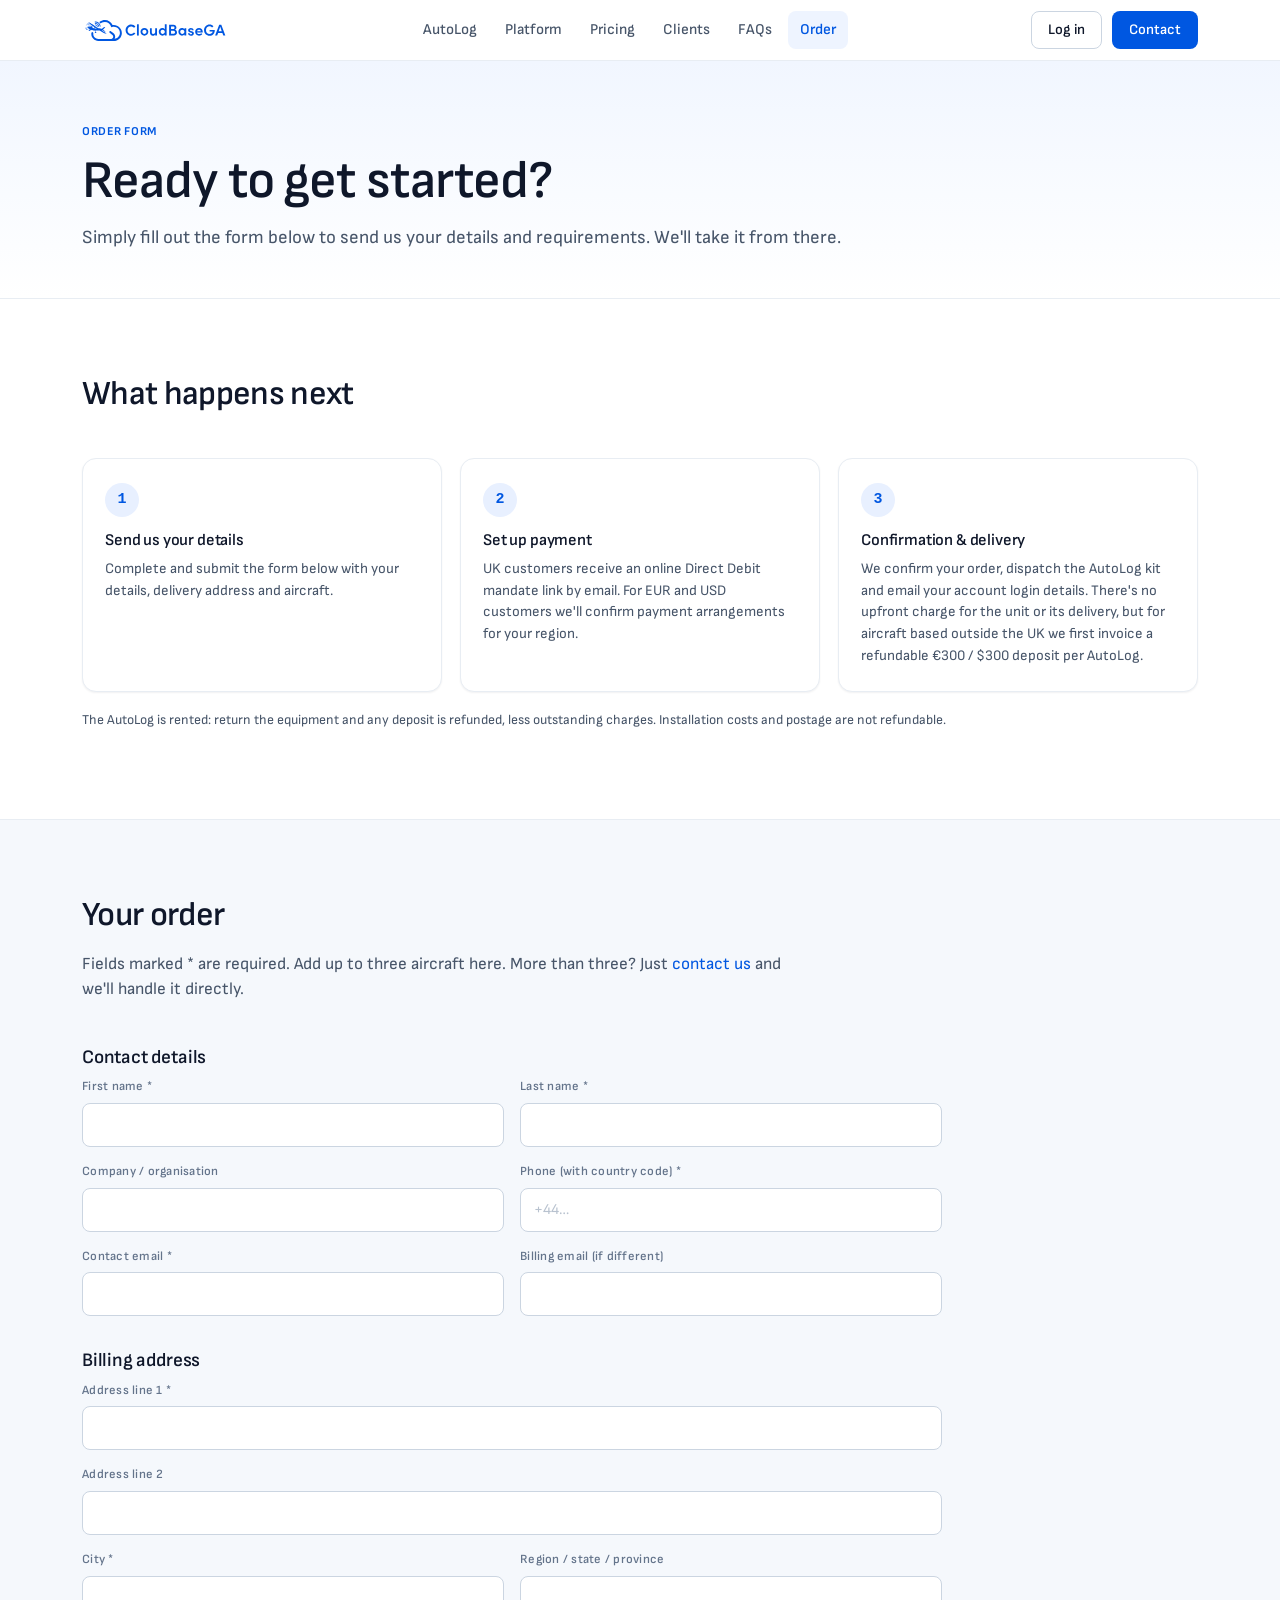
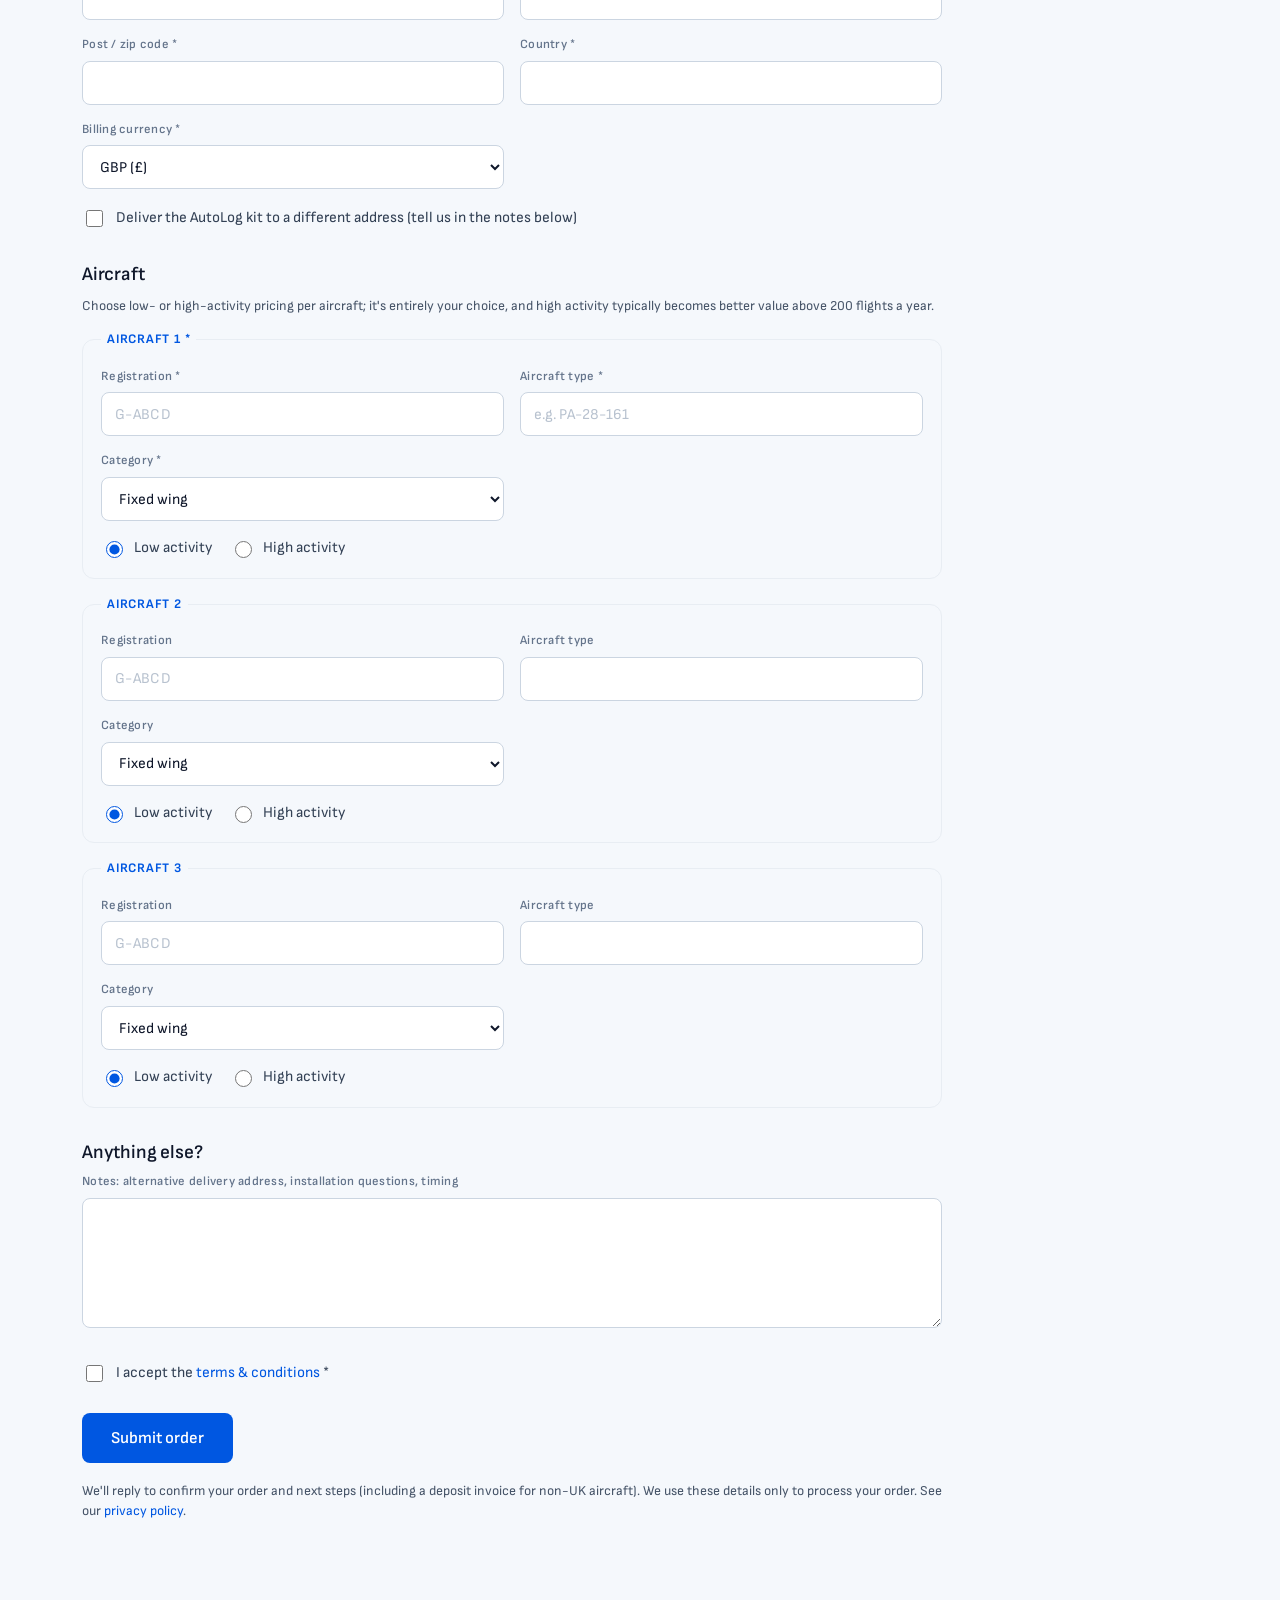
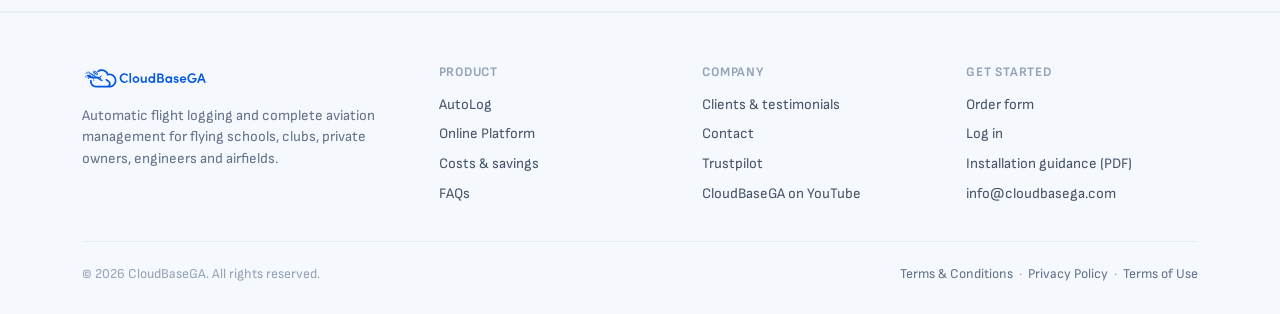
<file: order-form.html>
<!DOCTYPE html>
<html lang="en-GB">
<head>
  <meta charset="UTF-8">
  <meta name="viewport" content="width=device-width, initial-scale=1">
  <title>Order form | CloudBaseGA</title>
  <meta name="description" content="Order CloudBaseGA for your aircraft: send us your details and aircraft, choose low- or high-activity pricing per aircraft, and we'll confirm your order, dispatch the AutoLog kit and set up your account.">
  <link rel="canonical" href="https://www.cloudbasega.aero/order-form.html">
  <meta name="theme-color" content="#0057e1">
  <meta property="og:type" content="website">
  <meta property="og:site_name" content="CloudBaseGA">
  <meta property="og:locale" content="en_GB">
  <meta property="og:title" content="Order form | CloudBaseGA">
  <meta property="og:description" content="Order CloudBaseGA for your aircraft: send us your details and aircraft, choose low- or high-activity pricing per aircraft, and we'll confirm your order, dispatch the AutoLog kit and set up your account.">
  <meta property="og:url" content="https://www.cloudbasega.aero/order-form.html">
  <meta property="og:image" content="https://www.cloudbasega.aero/assets/img/product/autolog-studio.png">
  <meta property="og:image:alt" content="The CloudBaseGA AutoLog flight data recorder">
  <meta name="twitter:card" content="summary_large_image">
  <meta name="twitter:title" content="Order form | CloudBaseGA">
  <meta name="twitter:description" content="Order CloudBaseGA for your aircraft: send us your details and aircraft, choose low- or high-activity pricing per aircraft, and we'll confirm your order, dispatch the AutoLog kit and set up your account.">
  <meta name="twitter:image" content="https://www.cloudbasega.aero/assets/img/product/autolog-studio.png">
  <link rel="icon" type="image/svg+xml" href="assets/brand/favicon.svg">
  <link rel="preload" href="assets/fonts/sofia-sans-latin-700.woff2" as="font" type="font/woff2" crossorigin>
  <link rel="preload" href="assets/fonts/sofia-sans-latin-400.woff2" as="font" type="font/woff2" crossorigin>
  <link rel="stylesheet" href="css/style.css?v=23">
  <style>
    .order-aircraft {
      border: 1px solid var(--gray-200); border-radius: var(--radius-lg);
      padding: 18px; margin: 0; display: grid; gap: 16px;
    }
    .order-aircraft legend {
      font-size: 13px; font-weight: 700; color: var(--primary);
      letter-spacing: 0.06em; text-transform: uppercase; padding: 0 6px;
    }
    .radio-row { display: flex; gap: 18px; flex-wrap: wrap; }
    .radio-row label {
      display: inline-flex; align-items: center; gap: 8px;
      font-size: 15px; color: var(--gray-700); cursor: pointer;
    }
    .radio-row input[type="radio"], .check-row input[type="checkbox"] { accent-color: var(--primary); width: 17px; height: 17px; }
    .check-row { display: flex; align-items: flex-start; gap: 10px; font-size: 15px; color: var(--gray-700); }
    .check-row input { margin-top: 3px; flex-shrink: 0; }
  </style>
</head>
<body>

<header class="site-header">
  <div class="container">
    <a class="brand" href="index.html" aria-label="CloudBaseGA home">
      <img src="assets/brand/logo-lockup-blue.svg" alt="CloudBaseGA">
    </a>
    <nav class="main-nav" aria-label="Main navigation">
      <a href="autolog.html">AutoLog</a>
      <a href="platform.html">Platform</a>
      <a href="pricing.html">Pricing</a>
      <a href="clients.html">Clients</a>
      <a href="faqs.html">FAQs</a>
      <a href="order-form.html">Order</a>
    </nav>
    <div class="nav-cta">
      <a class="btn btn-secondary btn-sm btn-login-desktop" href="https://www.cloudbasega.com/app" rel="noopener">Log in</a>
      <a class="btn btn-primary btn-sm" href="contact.html">Contact</a>
      <button class="nav-toggle" aria-expanded="false" aria-label="Toggle navigation">
        <svg width="20" height="20" viewBox="0 0 24 24" fill="none" stroke="currentColor" stroke-width="2" stroke-linecap="round"><line x1="4" y1="7" x2="20" y2="7"/><line x1="4" y1="12" x2="20" y2="12"/><line x1="4" y1="17" x2="20" y2="17"/></svg>
      </button>
    </div>
  </div>
</header>

<main>

  <section class="page-hero">
    <div class="container">
      <span class="eyebrow">Order form</span>
      <h1>Ready to get started?</h1>
      <p class="lead">Simply fill out the form below to send us your details and requirements. We'll take it from there.</p>
    </div>
  </section>

  <section class="section">
    <div class="container">
      <div class="section-head">
        <h2>What happens next</h2>
      </div>
      <div class="steps" style="grid-template-columns: repeat(3, 1fr);">
        <div class="step">
          <span class="step-num">1</span>
          <h3>Send us your details</h3>
          <p>Complete and submit the form below with your details, delivery address and aircraft.</p>
        </div>
        <div class="step">
          <span class="step-num">2</span>
          <h3>Set up payment</h3>
          <p>UK customers receive an online Direct Debit mandate link by email. For EUR and USD customers we'll confirm payment arrangements for your region.</p>
        </div>
        <div class="step">
          <span class="step-num">3</span>
          <h3>Confirmation &amp; delivery</h3>
          <p>We confirm your order, dispatch the AutoLog kit and email your account login details. There's no upfront charge for the unit or its delivery, but for aircraft based outside the UK we first invoice a refundable &euro;300 / $300 deposit per AutoLog.</p>
        </div>
      </div>
      <p class="small muted mt-2">The AutoLog is rented: return the equipment and any deposit is refunded, less outstanding charges. Installation costs and postage are not refundable.</p>
    </div>
  </section>

  <section class="section section-alt">
    <div class="container">
      <div class="section-head">
        <h2>Your order</h2>
        <p>Fields marked * are required. Add up to three aircraft here. More than three? Just <a href="contact.html">contact us</a> and we'll handle it directly.</p>
      </div>

      <form id="order-form" novalidate style="display: grid; gap: 34px; max-width: 860px;">

        <div class="hp-field" aria-hidden="true">
          <label for="o-website">Leave this field empty</label>
          <input id="o-website" name="website" type="text" tabindex="-1" autocomplete="off">
        </div>

        <div>
          <h3 class="mt-0">Contact details</h3>
          <div class="form-grid">
            <div class="form-group">
              <label class="form-label" for="o-first">First name *</label>
              <input class="form-input" id="o-first" type="text" autocomplete="given-name" required>
              <span class="field-error" id="err-o-first">Please enter your first name.</span>
            </div>
            <div class="form-group">
              <label class="form-label" for="o-last">Last name *</label>
              <input class="form-input" id="o-last" type="text" autocomplete="family-name" required>
              <span class="field-error" id="err-o-last">Please enter your last name.</span>
            </div>
            <div class="form-group">
              <label class="form-label" for="o-company">Company / organisation</label>
              <input class="form-input" id="o-company" type="text" autocomplete="organization">
            </div>
            <div class="form-group">
              <label class="form-label" for="o-phone">Phone (with country code) *</label>
              <input class="form-input" id="o-phone" type="tel" autocomplete="tel" placeholder="+44&hellip;" required>
              <span class="field-error" id="err-o-phone">Please enter a phone number with country code.</span>
            </div>
            <div class="form-group">
              <label class="form-label" for="o-email">Contact email *</label>
              <input class="form-input" id="o-email" type="email" autocomplete="email" required>
              <span class="field-error" id="err-o-email">Please enter a valid email address.</span>
            </div>
            <div class="form-group">
              <label class="form-label" for="o-billing-email">Billing email (if different)</label>
              <input class="form-input" id="o-billing-email" type="email">
            </div>
          </div>
        </div>

        <div>
          <h3 class="mt-0">Billing address</h3>
          <div class="form-grid">
            <div class="form-group full">
              <label class="form-label" for="o-addr1">Address line 1 *</label>
              <input class="form-input" id="o-addr1" type="text" autocomplete="address-line1" required>
              <span class="field-error" id="err-o-addr1">Please enter your address.</span>
            </div>
            <div class="form-group full">
              <label class="form-label" for="o-addr2">Address line 2</label>
              <input class="form-input" id="o-addr2" type="text" autocomplete="address-line2">
            </div>
            <div class="form-group">
              <label class="form-label" for="o-city">City *</label>
              <input class="form-input" id="o-city" type="text" autocomplete="address-level2" required>
              <span class="field-error" id="err-o-city">Please enter your city.</span>
            </div>
            <div class="form-group">
              <label class="form-label" for="o-region">Region / state / province</label>
              <input class="form-input" id="o-region" type="text" autocomplete="address-level1">
            </div>
            <div class="form-group">
              <label class="form-label" for="o-postcode">Post / zip code *</label>
              <input class="form-input" id="o-postcode" type="text" autocomplete="postal-code" required>
              <span class="field-error" id="err-o-postcode">Please enter your post or zip code.</span>
            </div>
            <div class="form-group">
              <label class="form-label" for="o-country">Country *</label>
              <input class="form-input" id="o-country" type="text" autocomplete="country-name" required>
              <span class="field-error" id="err-o-country">Please enter your country.</span>
            </div>
            <div class="form-group">
              <label class="form-label" for="o-currency">Billing currency *</label>
              <select class="form-select" id="o-currency" required>
                <option value="GBP (£)">GBP (&pound;)</option>
                <option value="EUR (€)">EUR (&euro;)</option>
                <option value="USD ($)">USD ($)</option>
              </select>
            </div>
          </div>
          <div class="check-row mt-2">
            <input type="checkbox" id="o-alt-delivery">
            <label for="o-alt-delivery">Deliver the AutoLog kit to a different address (tell us in the notes below)</label>
          </div>
        </div>

        <div>
          <h3 class="mt-0">Aircraft</h3>
          <p class="form-note" style="margin-bottom: 14px;">Choose low- or high-activity pricing per aircraft; it's entirely your choice, and high activity typically becomes better value above 200 flights a year.</p>
          <div style="display: grid; gap: 16px;">
            <fieldset class="order-aircraft">
              <legend>Aircraft 1 *</legend>
              <div class="form-grid">
                <div class="form-group">
                  <label class="form-label" for="o-reg-1">Registration *</label>
                  <input class="form-input mono" id="o-reg-1" type="text" placeholder="G-ABCD" required>
              <span class="field-error" id="err-o-reg-1">Please enter at least one aircraft registration.</span>
                </div>
                <div class="form-group">
                  <label class="form-label" for="o-type-1">Aircraft type *</label>
                  <input class="form-input" id="o-type-1" type="text" placeholder="e.g. PA-28-161" required>
              <span class="field-error" id="err-o-type-1">Please enter the aircraft type.</span>
                </div>
                <div class="form-group">
                  <label class="form-label" for="o-cat-1">Category *</label>
                  <select class="form-select" id="o-cat-1" required>
                    <option value="Fixed wing">Fixed wing</option>
                    <option value="Rotary wing">Rotary wing</option>
                    <option value="Microlight">Microlight</option>
                    <option value="Other">Other</option>
                  </select>
                </div>
              </div>
              <div class="radio-row" role="radiogroup" aria-label="Activity level for aircraft 1">
                <label><input type="radio" name="o-activity-1" value="Low activity" checked> Low activity</label>
                <label><input type="radio" name="o-activity-1" value="High activity"> High activity</label>
              </div>
            </fieldset>

            <fieldset class="order-aircraft">
              <legend>Aircraft 2</legend>
              <div class="form-grid">
                <div class="form-group">
                  <label class="form-label" for="o-reg-2">Registration</label>
                  <input class="form-input mono" id="o-reg-2" type="text" placeholder="G-ABCD">
                </div>
                <div class="form-group">
                  <label class="form-label" for="o-type-2">Aircraft type</label>
                  <input class="form-input" id="o-type-2" type="text">
                </div>
                <div class="form-group">
                  <label class="form-label" for="o-cat-2">Category</label>
                  <select class="form-select" id="o-cat-2">
                    <option value="Fixed wing">Fixed wing</option>
                    <option value="Rotary wing">Rotary wing</option>
                    <option value="Microlight">Microlight</option>
                    <option value="Other">Other</option>
                  </select>
                </div>
              </div>
              <div class="radio-row" role="radiogroup" aria-label="Activity level for aircraft 2">
                <label><input type="radio" name="o-activity-2" value="Low activity" checked> Low activity</label>
                <label><input type="radio" name="o-activity-2" value="High activity"> High activity</label>
              </div>
            </fieldset>

            <fieldset class="order-aircraft">
              <legend>Aircraft 3</legend>
              <div class="form-grid">
                <div class="form-group">
                  <label class="form-label" for="o-reg-3">Registration</label>
                  <input class="form-input mono" id="o-reg-3" type="text" placeholder="G-ABCD">
                </div>
                <div class="form-group">
                  <label class="form-label" for="o-type-3">Aircraft type</label>
                  <input class="form-input" id="o-type-3" type="text">
                </div>
                <div class="form-group">
                  <label class="form-label" for="o-cat-3">Category</label>
                  <select class="form-select" id="o-cat-3">
                    <option value="Fixed wing">Fixed wing</option>
                    <option value="Rotary wing">Rotary wing</option>
                    <option value="Microlight">Microlight</option>
                    <option value="Other">Other</option>
                  </select>
                </div>
              </div>
              <div class="radio-row" role="radiogroup" aria-label="Activity level for aircraft 3">
                <label><input type="radio" name="o-activity-3" value="Low activity" checked> Low activity</label>
                <label><input type="radio" name="o-activity-3" value="High activity"> High activity</label>
              </div>
            </fieldset>
          </div>
        </div>

        <div>
          <h3 class="mt-0">Anything else?</h3>
          <div class="form-group">
            <label class="form-label" for="o-notes">Notes: alternative delivery address, installation questions, timing</label>
            <textarea class="form-textarea" id="o-notes"></textarea>
          </div>
        </div>

        <div>
          <div class="check-row">
            <input type="checkbox" id="o-terms" required>
            <label for="o-terms">I accept the <a href="terms-and-conditions.html">terms &amp; conditions</a> *</label>
          </div>
          <span class="field-error" id="err-o-terms">Please accept the terms &amp; conditions to submit your order.</span>
          <div class="form-status" id="o-status" role="status" style="margin-top: 14px;"></div>
          <div class="mt-3">
            <button class="btn btn-primary btn-lg" type="submit">Submit order</button>
            <p class="form-note mt-2">We'll reply to confirm your order and next steps (including a deposit invoice for non-UK aircraft). We use these details only to process your order. See our <a href="privacy-policy.html">privacy policy</a>.</p>
          </div>
        </div>

      </form>
    </div>
  </section>

</main>

<footer class="site-footer">
  <div class="container">
    <div class="footer-grid">
      <div class="footer-brand">
        <img src="assets/brand/logo-lockup-blue.svg" alt="CloudBaseGA">
        <p>Automatic flight logging and complete aviation management for flying schools, clubs, private owners, engineers and airfields.</p>
      </div>
      <div>
        <h4>Product</h4>
        <ul>
          <li><a href="autolog.html">AutoLog</a></li>
          <li><a href="platform.html">Online Platform</a></li>
          <li><a href="pricing.html">Costs &amp; savings</a></li>
          <li><a href="faqs.html">FAQs</a></li>
        </ul>
      </div>
      <div>
        <h4>Company</h4>
        <ul>
          <li><a href="clients.html">Clients &amp; testimonials</a></li>
          <li><a href="contact.html">Contact</a></li>
          <li><a href="https://uk.trustpilot.com/review/cloudbasega.com" rel="noopener">Trustpilot</a></li>
          <li><a href="https://www.youtube.com/watch?v=VIAS7--50Vc" rel="noopener">CloudBaseGA on YouTube</a></li>
        </ul>
      </div>
      <div>
        <h4>Get started</h4>
        <ul>
          <li><a href="order-form.html">Order form</a></li>
          <li><a href="https://www.cloudbasega.com/app" rel="noopener">Log in</a></li>
          <li><a href="https://www.cloudbasega.com/AutoLog-FM%20Installation%20Guidance.pdf" rel="noopener">Installation guidance (PDF)</a></li>
          <li><a href="mailto:info@cloudbasega.com">info@cloudbasega.com</a></li>
        </ul>
      </div>
    </div>
    <div class="footer-legal">
      <span>&copy; <span data-year>2026</span> CloudBaseGA. All rights reserved.</span>
      <span>
        <a href="terms-and-conditions.html">Terms &amp; Conditions</a> &nbsp;&middot;&nbsp;
        <a href="privacy-policy.html">Privacy Policy</a> &nbsp;&middot;&nbsp;
        <a href="terms-of-use.html">Terms of Use</a>
      </span>
    </div>
  </div>
</footer>

<script src="js/main.js?v=8"></script>
<script>
  (function () {
    // Set to the deployed forms worker (see worker/README.md), e.g.
    // "https://cloudbasega-forms.<account>.workers.dev/order". Left empty,
    // the form falls back to opening a pre-addressed email in the visitor's
    // mail app.
    var ORDER_ENDPOINT = "";

    var form = document.getElementById("order-form");
    var status = document.getElementById("o-status");
    var v = function (id) { return (document.getElementById(id) || { value: "" }).value.trim(); };
    var radio = function (name) {
      var r = document.querySelector('input[name="' + name + '"]:checked');
      return r ? r.value : "";
    };

    var setStatus = function (kind, text) {
      status.className = "form-status show " + kind;
      status.textContent = text;
    };

    var mark = function (id, bad) {
      var el = document.getElementById(id);
      if (el && el.classList.contains("form-input")) el.classList.toggle("invalid", bad);
      var err = document.getElementById("err-" + id);
      if (err) err.classList.toggle("show", bad);
      return bad;
    };

    var REQUIRED = ["o-first", "o-last", "o-phone", "o-email", "o-addr1", "o-city", "o-postcode", "o-country", "o-reg-1", "o-type-1"];
    var validate = function () {
      var bad = false;
      REQUIRED.forEach(function (id) {
        var empty = id === "o-email" ? !/^[^\s@]+@[^\s@]+\.[^\s@]+$/.test(v(id)) : !v(id);
        bad = mark(id, empty) || bad;
      });
      bad = mark("o-terms", !document.getElementById("o-terms").checked) || bad;
      return !bad;
    };

    REQUIRED.forEach(function (id) {
      var el = document.getElementById(id);
      if (el) el.addEventListener("input", function () { mark(id, false); });
    });
    document.getElementById("o-terms").addEventListener("change", function () { mark("o-terms", false); });

    var buildBody = function () {
      var aircraft = "";
      for (var i = 1; i <= 3; i++) {
        if (v("o-reg-" + i)) {
          aircraft += "\nAircraft " + i + ": " + v("o-reg-" + i).toUpperCase() +
            " - " + v("o-type-" + i) + " (" + v("o-cat-" + i) + "), " + radio("o-activity-" + i);
        }
      }
      return "ORDER - CloudBaseGA\n\n" +
        "Name: " + v("o-first") + " " + v("o-last") + "\n" +
        "Company: " + (v("o-company") || "-") + "\n" +
        "Phone: " + v("o-phone") + "\n" +
        "Contact email: " + v("o-email") + "\n" +
        "Billing email: " + (v("o-billing-email") || "same as contact") + "\n\n" +
        "Billing address:\n" + v("o-addr1") +
        (v("o-addr2") ? "\n" + v("o-addr2") : "") +
        "\n" + v("o-city") + (v("o-region") ? ", " + v("o-region") : "") +
        "\n" + v("o-postcode") + "\n" + v("o-country") + "\n" +
        "Billing currency: " + v("o-currency") + "\n" +
        "Alternative delivery address: " + (document.getElementById("o-alt-delivery").checked ? "yes, see notes" : "no") + "\n" +
        "\nAircraft:" + (aircraft || "\n(none listed)") + "\n\n" +
        "Notes:\n" + (v("o-notes") || "-") + "\n\n" +
        "Terms & conditions accepted: yes";
    };

    form.addEventListener("submit", function (e) {
      e.preventDefault();
      status.className = "form-status";
      if (v("o-website")) { // honeypot: pretend success, send nothing
        setStatus("success", "Thanks, your order has been received.");
        return;
      }
      if (!validate()) {
        setStatus("error", "Please fix the highlighted fields and try again.");
        var firstBad = form.querySelector(".invalid");
        if (firstBad) firstBad.focus();
        return;
      }
      if (ORDER_ENDPOINT) {
        var aircraft = [];
        for (var i = 1; i <= 3; i++) {
          if (v("o-reg-" + i)) {
            aircraft.push({
              reg: v("o-reg-" + i).toUpperCase(),
              type: v("o-type-" + i),
              category: v("o-cat-" + i),
              activity: radio("o-activity-" + i)
            });
          }
        }
        var payload = {
          form: "order",
          first: v("o-first"),
          last: v("o-last"),
          company: v("o-company"),
          phone: v("o-phone"),
          email: v("o-email"),
          billingEmail: v("o-billing-email"),
          address: {
            line1: v("o-addr1"),
            line2: v("o-addr2"),
            city: v("o-city"),
            region: v("o-region"),
            postcode: v("o-postcode"),
            country: v("o-country")
          },
          currency: v("o-currency"),
          altDelivery: document.getElementById("o-alt-delivery").checked,
          aircraft: aircraft,
          notes: v("o-notes"),
          termsAccepted: true
        };
        var btn = form.querySelector('button[type="submit"]');
        btn.disabled = true;
        fetch(ORDER_ENDPOINT, {
          method: "POST",
          headers: { "Content-Type": "application/json", Accept: "application/json" },
          body: JSON.stringify(payload)
        }).then(function (r) {
          if (!r.ok) throw new Error("bad status");
          form.reset();
          setStatus("success", "Thanks, your order has been sent. We'll reply to confirm it and the next steps.");
        }).catch(function () {
          setStatus("error", "Something went wrong sending your order. Please try again, or email info@cloudbasega.com directly.");
        }).finally(function () { btn.disabled = false; });
      } else {
        location.href = "mailto:info@cloudbasega.com?cc=ben%40cloudbasega.com&subject=" +
          encodeURIComponent("AutoLog Order Form got a new submission") +
          "&body=" + encodeURIComponent(buildBody());
        setStatus("success", "Your email app has opened with the completed order ready to send. Nothing is sent until you press send there.");
      }
    });
  })();
</script>
</body>
</html>
</file>
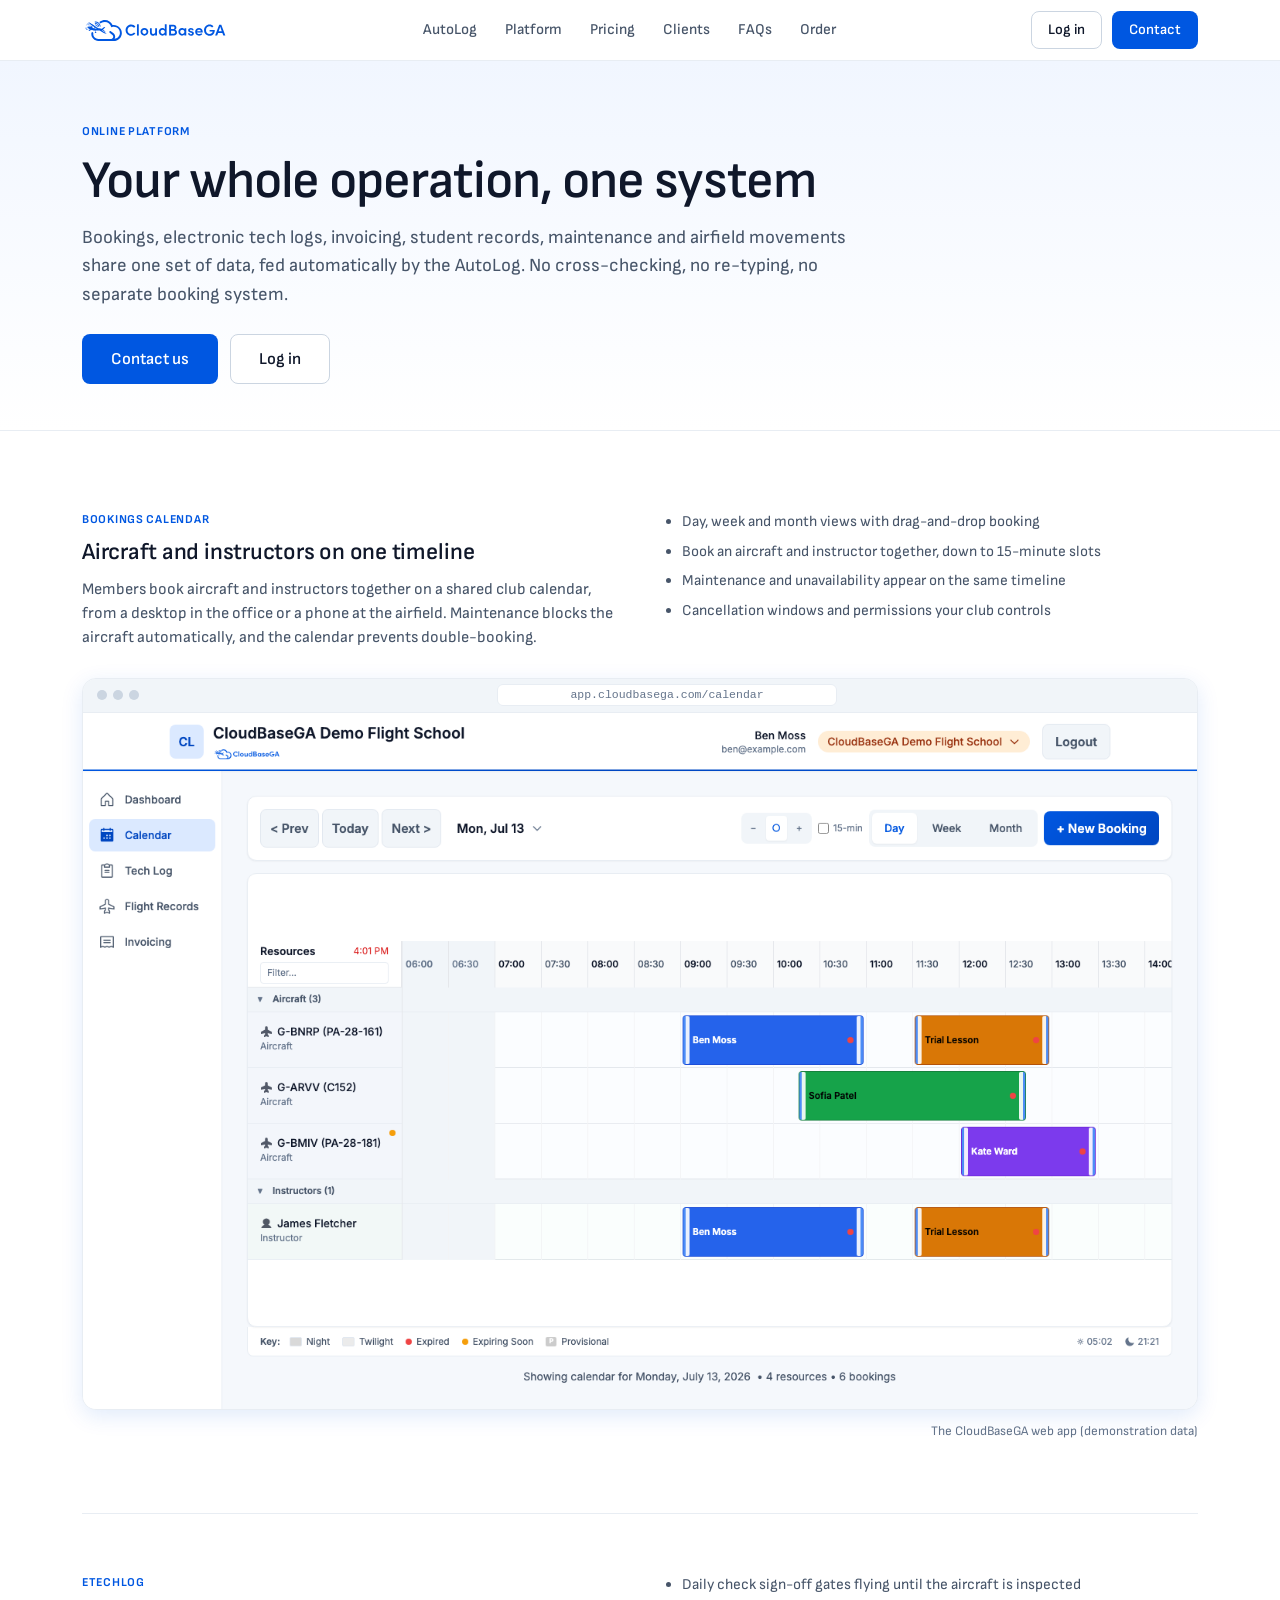
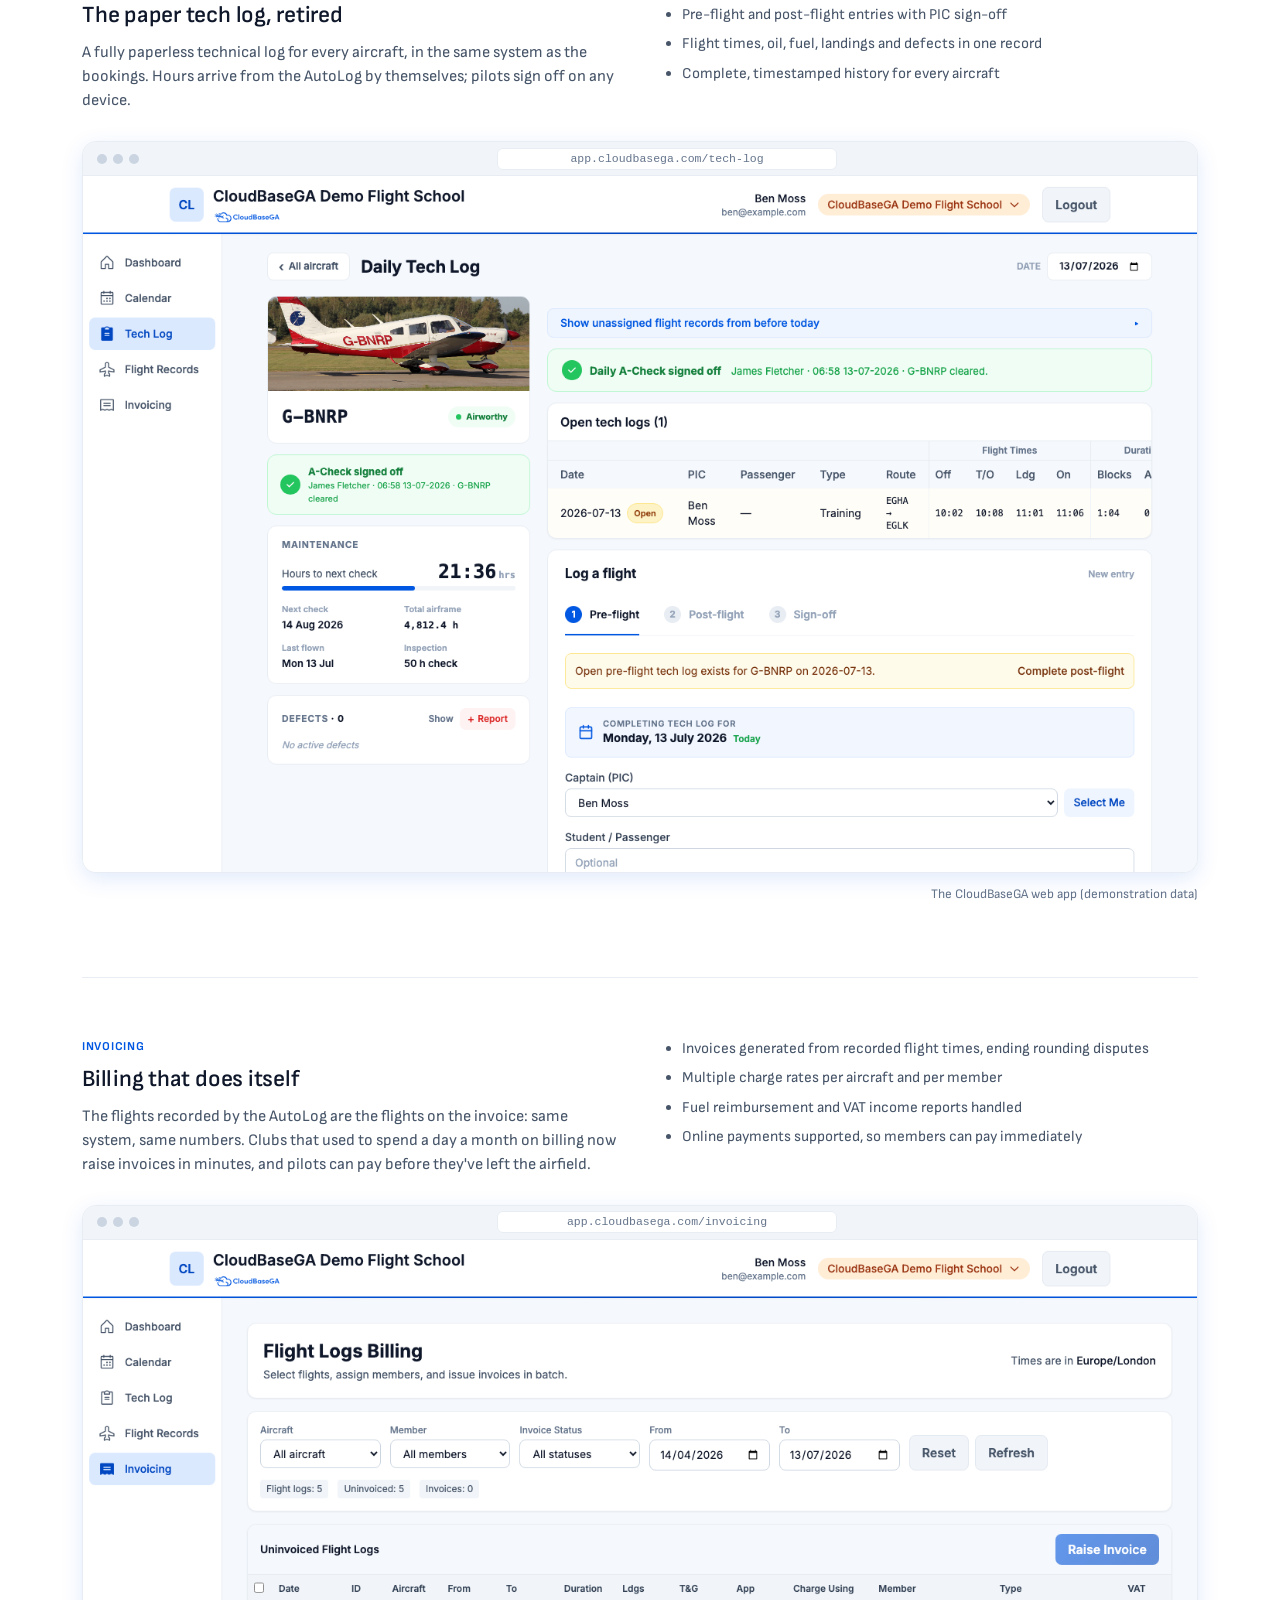
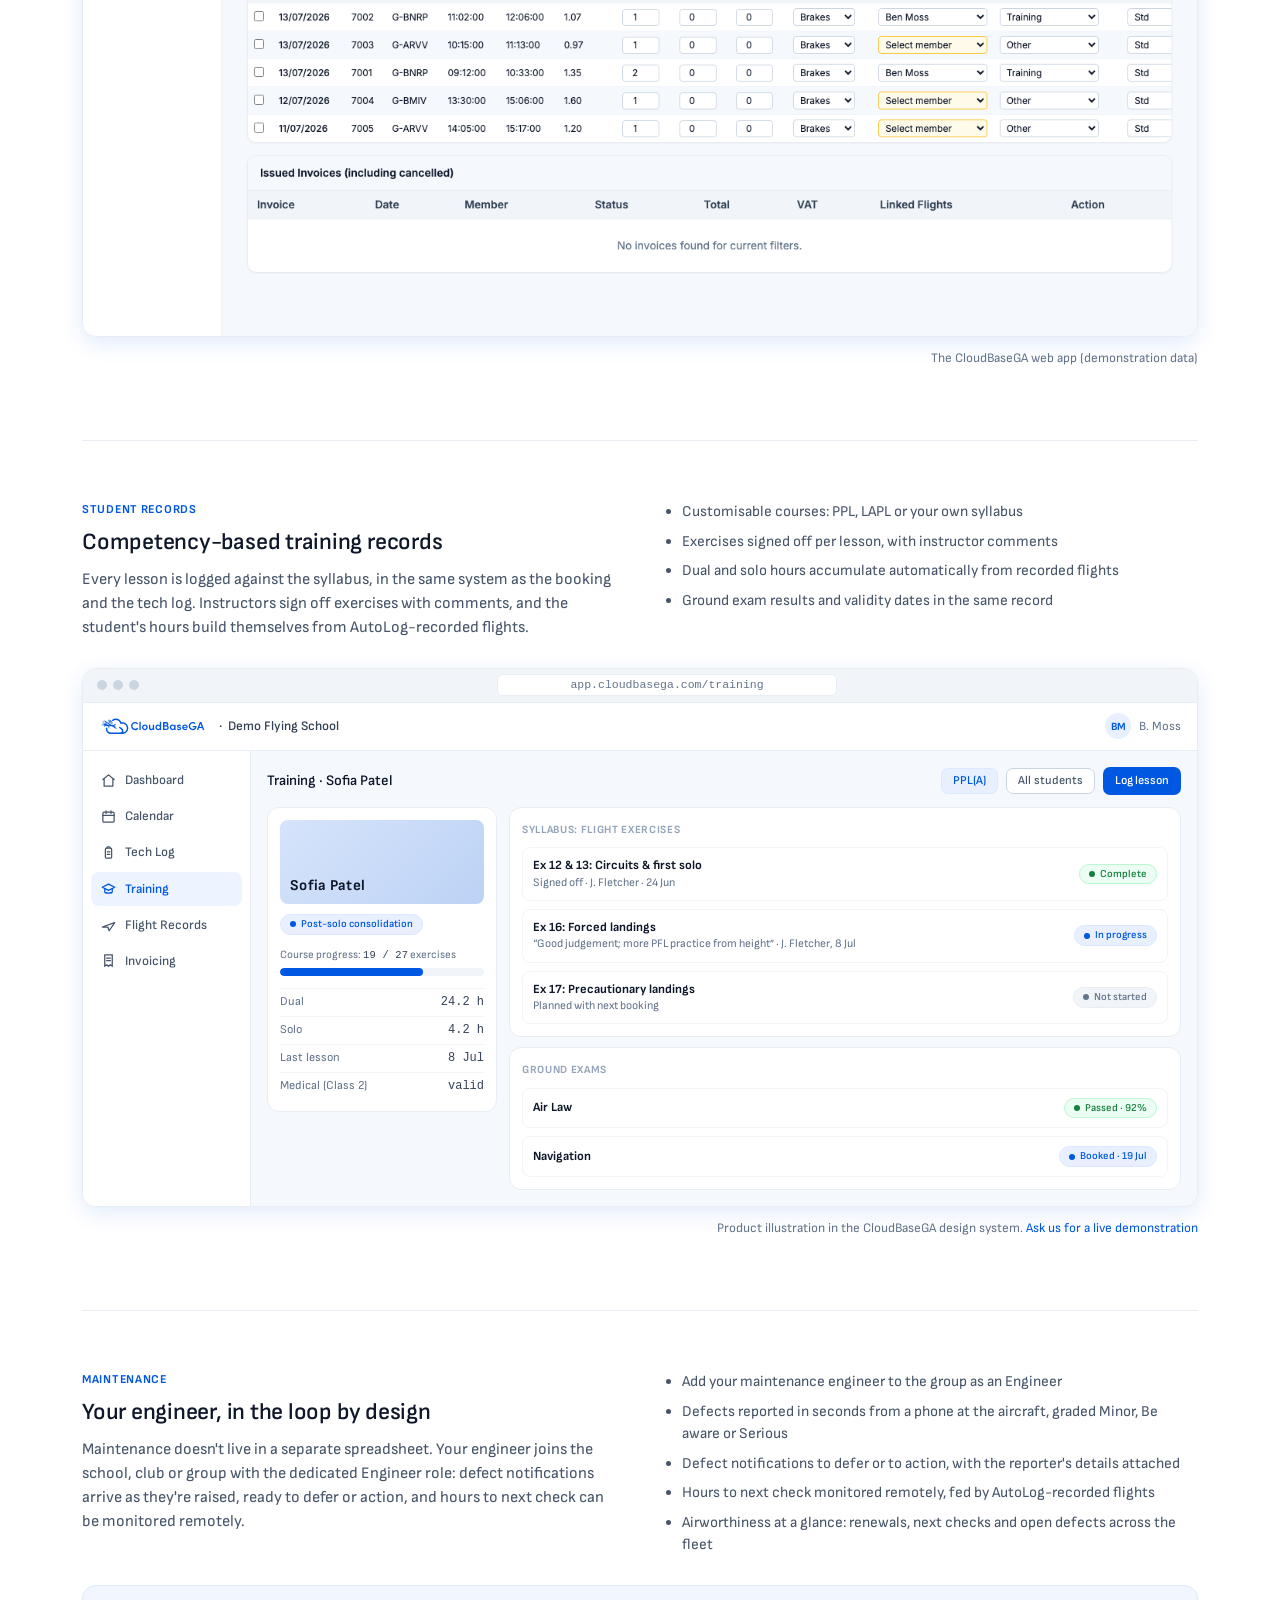
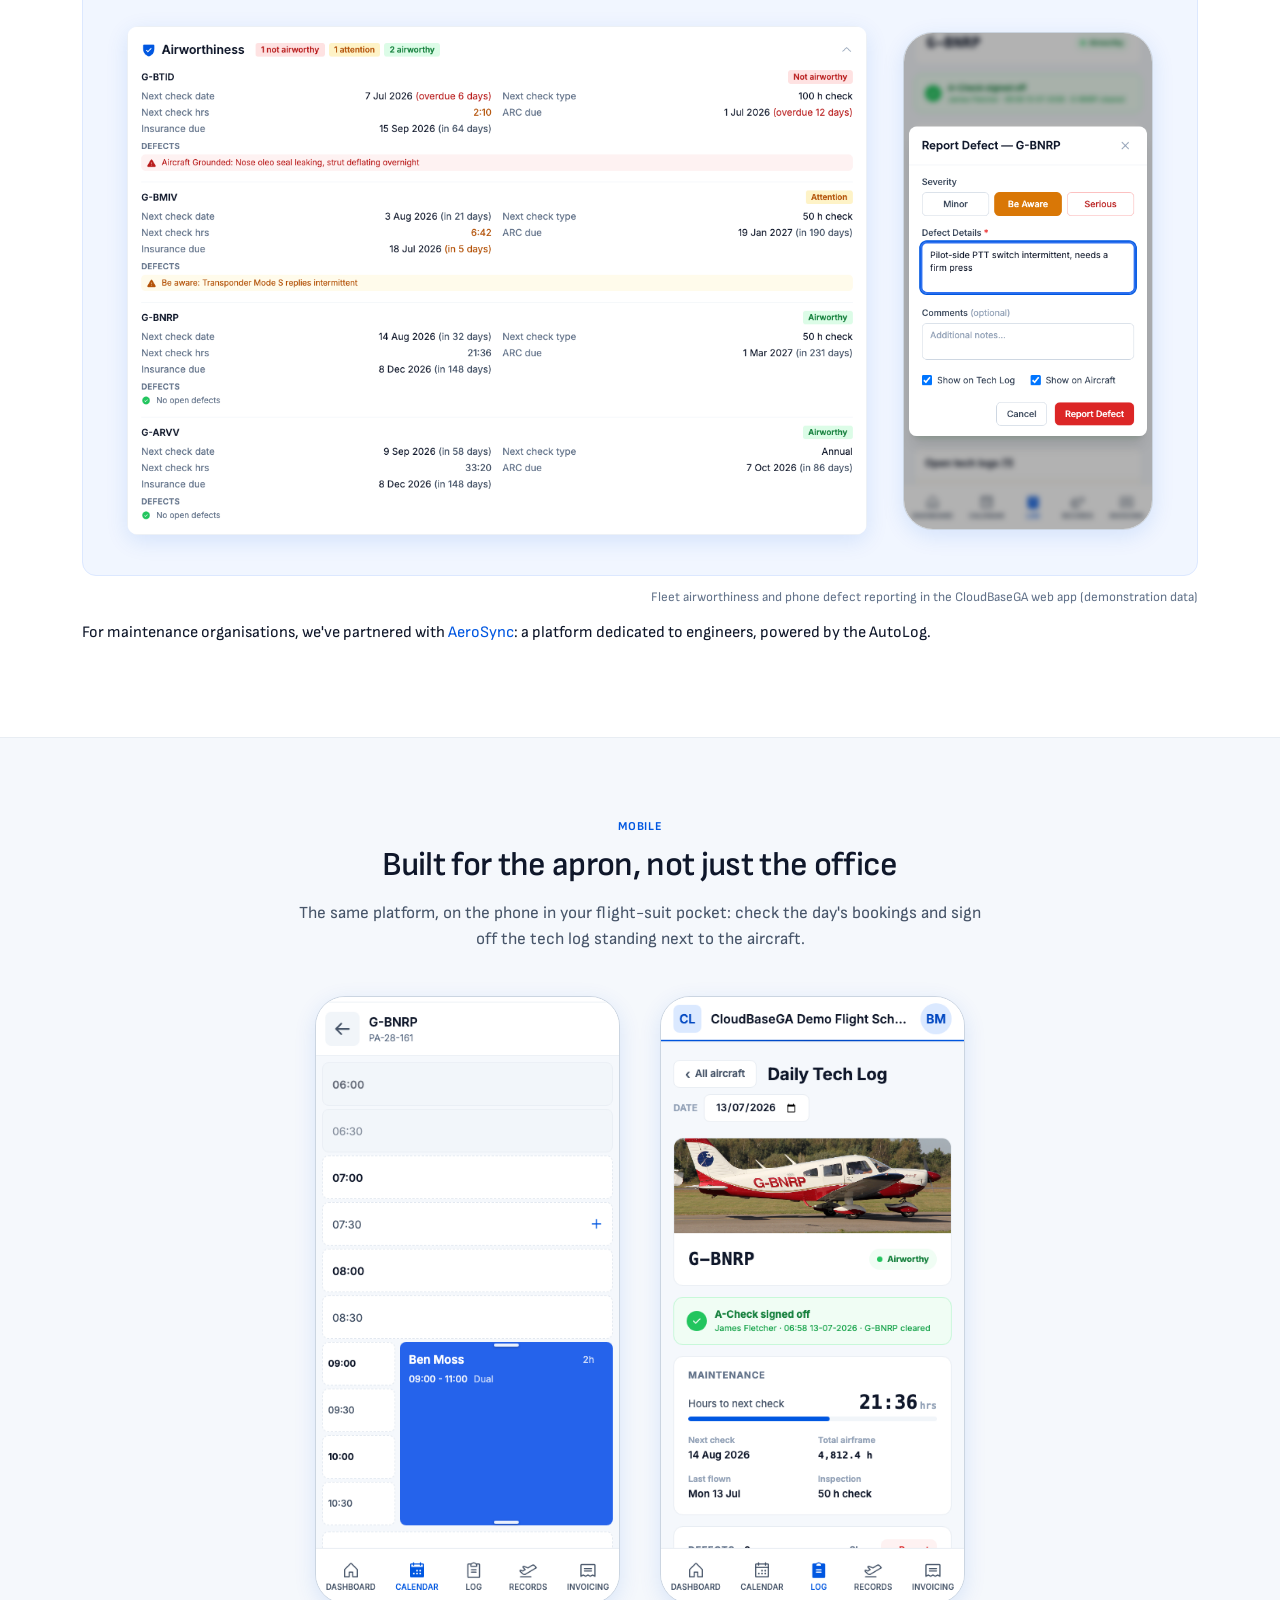
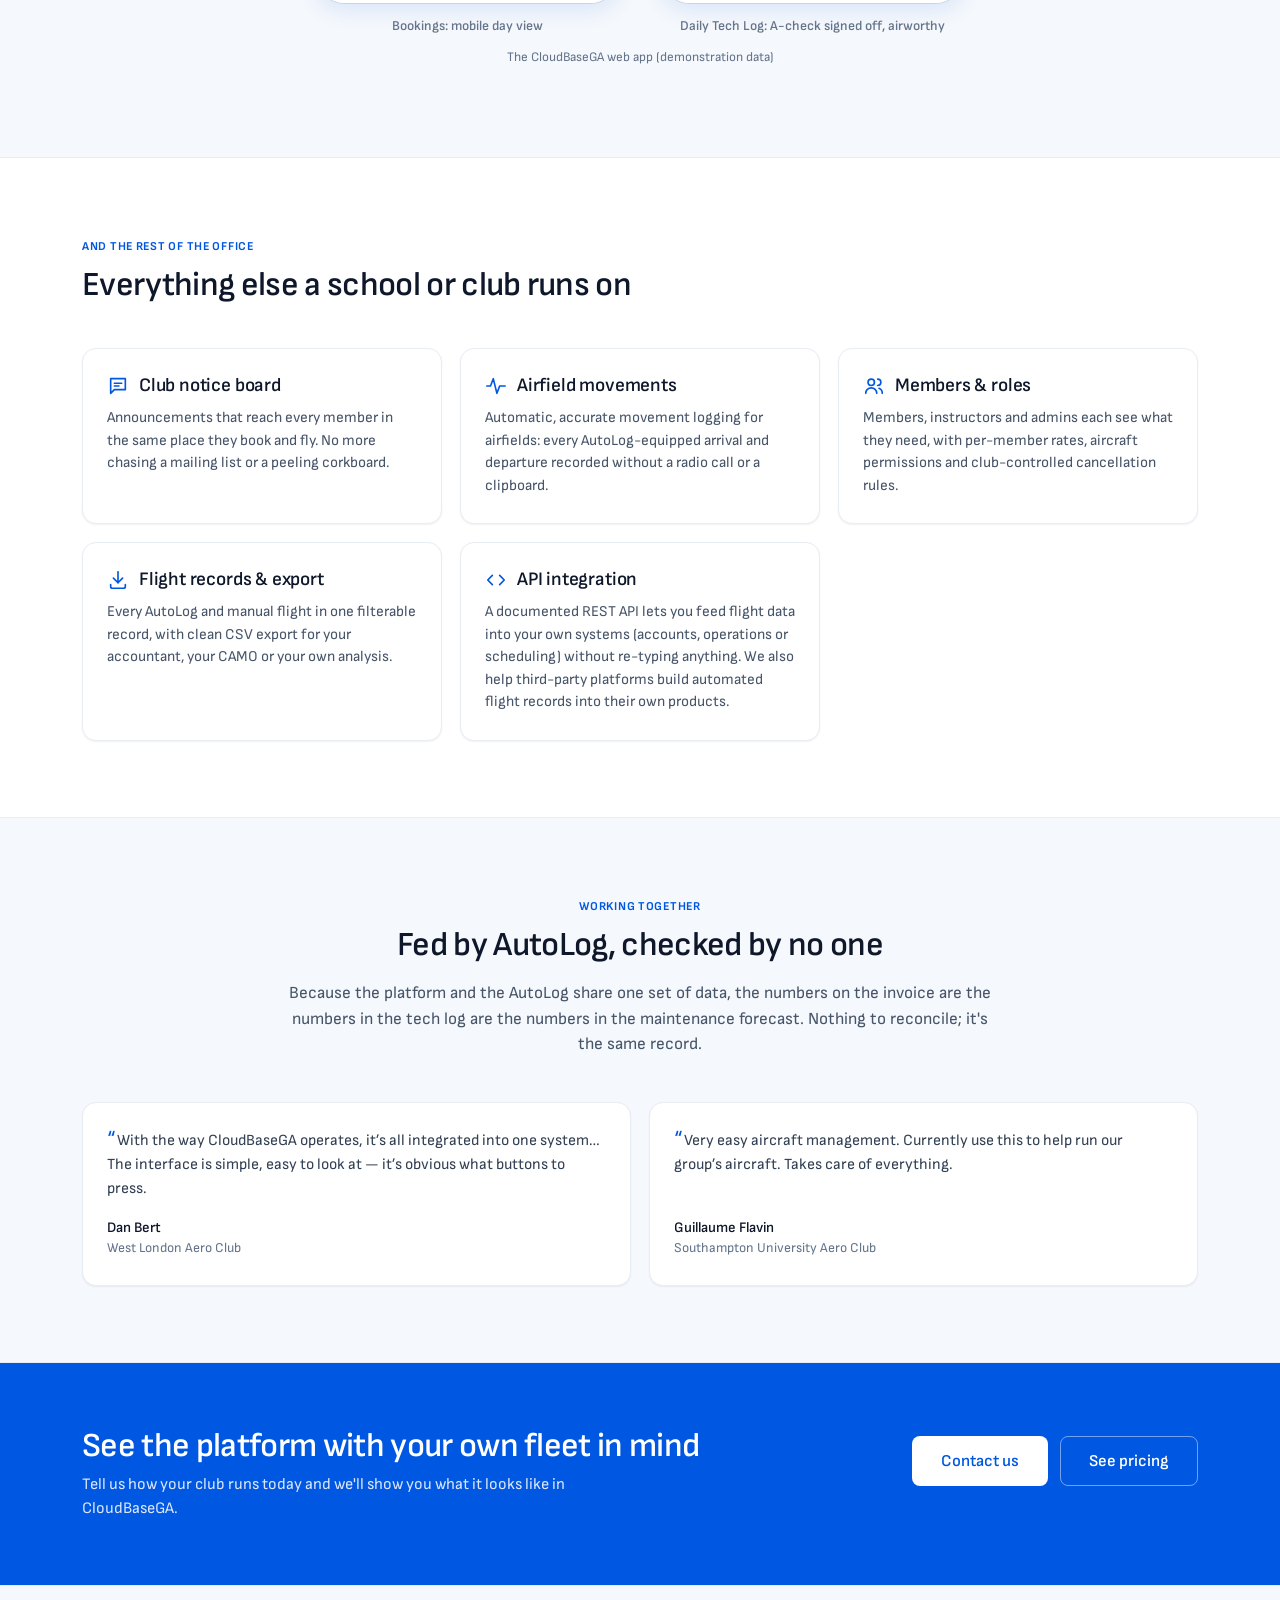
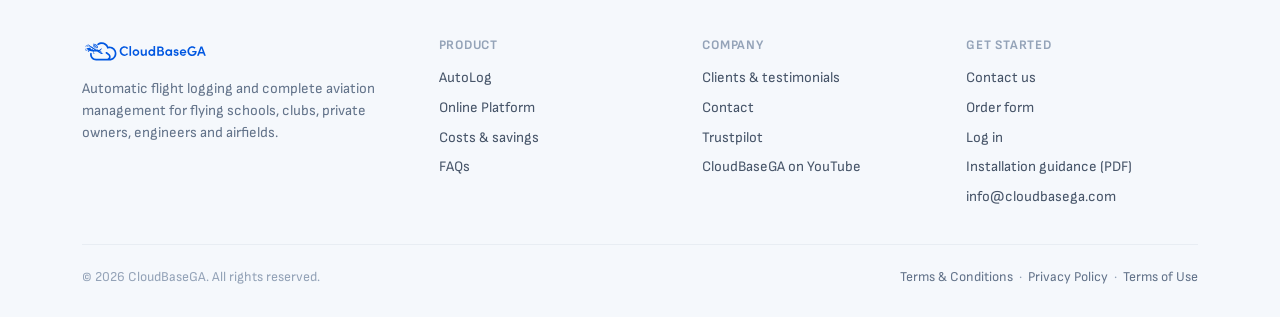
<file: platform-new.html>
<!DOCTYPE html>
<!-- STANDBY PAGE: the new-app version of the platform page, kept ready to swap
     in when the new platform fully launches. Not linked from the nav and
     noindexed. To swap: `mv platform-new.html platform.html` (see README). -->
<html lang="en-GB">
<head>
  <meta charset="UTF-8">
  <meta name="viewport" content="width=device-width, initial-scale=1">
  <title>Online Platform | Bookings, tech logs, invoicing | CloudBaseGA</title>
  <meta name="robots" content="noindex">
  <meta name="description" content="The CloudBaseGA Online Platform brings bookings, electronic tech logs, invoicing, student records, maintenance tracking and airfield movements into one system for flying schools and clubs.">
  <link rel="canonical" href="https://www.cloudbasega.aero/platform.html">
  <meta name="theme-color" content="#0057e1">
  <meta property="og:type" content="website">
  <meta property="og:site_name" content="CloudBaseGA">
  <meta property="og:locale" content="en_GB">
  <meta property="og:title" content="Online Platform | Bookings, tech logs, invoicing | CloudBaseGA">
  <meta property="og:description" content="The CloudBaseGA Online Platform brings bookings, electronic tech logs, invoicing, student records, maintenance tracking and airfield movements into one system for flying schools and clubs.">
  <meta property="og:url" content="https://www.cloudbasega.aero/platform.html">
  <meta property="og:image" content="https://www.cloudbasega.aero/assets/img/product/autolog-studio.png">
  <meta property="og:image:alt" content="The CloudBaseGA AutoLog flight data recorder">
  <meta name="twitter:card" content="summary_large_image">
  <meta name="twitter:title" content="Online Platform | Bookings, tech logs, invoicing | CloudBaseGA">
  <meta name="twitter:description" content="The CloudBaseGA Online Platform brings bookings, electronic tech logs, invoicing, student records, maintenance tracking and airfield movements into one system for flying schools and clubs.">
  <meta name="twitter:image" content="https://www.cloudbasega.aero/assets/img/product/autolog-studio.png">
  <link rel="icon" type="image/svg+xml" href="assets/brand/favicon.svg">
  <link rel="preload" href="assets/fonts/sofia-sans-latin-700.woff2" as="font" type="font/woff2" crossorigin>
  <link rel="preload" href="assets/fonts/sofia-sans-latin-400.woff2" as="font" type="font/woff2" crossorigin>
  <link rel="stylesheet" href="css/style.css?v=23">
</head>
<body>

<header class="site-header">
  <div class="container">
    <a class="brand" href="index.html" aria-label="CloudBaseGA home">
      <img src="assets/brand/logo-lockup-blue.svg" alt="CloudBaseGA">
    </a>
    <nav class="main-nav" aria-label="Main navigation">
      <a href="autolog.html">AutoLog</a>
      <a href="platform.html">Platform</a>
      <a href="pricing.html">Pricing</a>
      <a href="clients.html">Clients</a>
      <a href="faqs.html">FAQs</a>
      <a href="order-form.html">Order</a>
    </nav>
    <div class="nav-cta">
      <a class="btn btn-secondary btn-sm btn-login-desktop" href="https://www.cloudbasega.com/app" rel="noopener">Log in</a>
      <a class="btn btn-primary btn-sm" href="contact.html">Contact</a>
      <button class="nav-toggle" aria-expanded="false" aria-label="Toggle navigation">
        <svg width="20" height="20" viewBox="0 0 24 24" fill="none" stroke="currentColor" stroke-width="2" stroke-linecap="round"><line x1="4" y1="7" x2="20" y2="7"/><line x1="4" y1="12" x2="20" y2="12"/><line x1="4" y1="17" x2="20" y2="17"/></svg>
      </button>
    </div>
  </div>
</header>

<main>

  <section class="page-hero">
    <div class="container">
      <span class="eyebrow">Online Platform</span>
      <h1>Your whole operation, one system</h1>
      <p class="lead">Bookings, electronic tech logs, invoicing, student records, maintenance and airfield movements share one set of data, fed automatically by the AutoLog. No cross-checking, no re-typing, no separate booking system.</p>
      <div class="hero-actions" style="margin-top: 24px; margin-bottom: 0;">
        <a class="btn btn-primary btn-lg" href="contact.html">Contact us</a>
        <a class="btn btn-secondary btn-lg" href="https://www.cloudbasega.com/app" rel="noopener">Log in</a>
      </div>
    </div>
  </section>

  <section class="section">
    <div class="container">

      <!-- Bookings calendar -->
      <div class="feature-block">
        <div class="feature-block-head">
          <div>
            <span class="eyebrow">Bookings calendar</span>
            <h3>Aircraft and instructors on one timeline</h3>
            <p>Members book aircraft and instructors together on a shared club calendar, from a desktop in the office or a phone at the airfield. Maintenance blocks the aircraft automatically, and the calendar prevents double-booking.</p>
          </div>
          <ul>
            <li>Day, week and month views with drag-and-drop booking</li>
            <li>Book an aircraft and instructor together, down to 15-minute slots</li>
            <li>Maintenance and unavailability appear on the same timeline</li>
            <li>Cancellation windows and permissions your club controls</li>
          </ul>
        </div>

        <div class="app-mock">
          <div class="app-browserbar"><span class="dots"><span></span><span></span><span></span></span><span class="urlbar">app.cloudbasega.com/calendar</span></div>
          <img src="assets/img/product/app-calendar-desktop.png" alt="The CloudBaseGA booking calendar, day view: three aircraft and an instructor on one timeline with training bookings, a solo flight and a trial lesson" width="1440" height="900" loading="lazy">
        </div>
        <p class="mock-caption">The CloudBaseGA web app (demonstration data)</p>
      </div>

      <!-- eTechLog -->
      <div class="feature-block">
        <div class="feature-block-head">
          <div>
            <span class="eyebrow">eTechLog</span>
            <h3>The paper tech log, retired</h3>
            <p>A fully paperless technical log for every aircraft, in the same system as the bookings. Hours arrive from the AutoLog by themselves; pilots sign off on any device.</p>
          </div>
          <ul>
            <li>Daily check sign-off gates flying until the aircraft is inspected</li>
            <li>Pre-flight and post-flight entries with PIC sign-off</li>
            <li>Flight times, oil, fuel, landings and defects in one record</li>
            <li>Complete, timestamped history for every aircraft</li>
          </ul>
        </div>

        <div class="app-mock">
          <div class="app-browserbar"><span class="dots"><span></span><span></span><span></span></span><span class="urlbar">app.cloudbasega.com/tech-log</span></div>
          <img src="assets/img/product/app-techlog-desktop.png" alt="The CloudBaseGA daily tech log for G-BNRP: airworthy status, the signed-off daily A-check, maintenance and defects panels, and today's open and completed tech logs" width="1440" height="900" loading="lazy">
        </div>
        <p class="mock-caption">The CloudBaseGA web app (demonstration data)</p>
      </div>

      <!-- Invoicing -->
      <div class="feature-block">
        <div class="feature-block-head">
          <div>
            <span class="eyebrow">Invoicing</span>
            <h3>Billing that does itself</h3>
            <p>The flights recorded by the AutoLog are the flights on the invoice: same system, same numbers. Clubs that used to spend a day a month on billing now raise invoices in minutes, and pilots can pay before they've left the airfield.</p>
          </div>
          <ul>
            <li>Invoices generated from recorded flight times, ending rounding disputes</li>
            <li>Multiple charge rates per aircraft and per member</li>
            <li>Fuel reimbursement and VAT income reports handled</li>
            <li>Online payments supported, so members can pay immediately</li>
          </ul>
        </div>

        <div class="app-mock">
          <div class="app-browserbar"><span class="dots"><span></span><span></span><span></span></span><span class="urlbar">app.cloudbasega.com/invoicing</span></div>
          <img src="assets/img/product/app-invoicing-desktop.png" alt="The CloudBaseGA invoicing screen: the Flight Logs Billing table listing recorded flights across the fleet with durations, charge basis and members, ready to raise invoices in batch" width="1440" height="900" loading="lazy">
        </div>
        <p class="mock-caption">The CloudBaseGA web app (demonstration data)</p>
      </div>

      <!-- Student records -->
      <div class="feature-block">
        <div class="feature-block-head">
          <div>
            <span class="eyebrow">Student records</span>
            <h3>Competency-based training records</h3>
            <p>Every lesson is logged against the syllabus, in the same system as the booking and the tech log. Instructors sign off exercises with comments, and the student's hours build themselves from AutoLog-recorded flights.</p>
          </div>
          <ul>
            <li>Customisable courses: PPL, LAPL or your own syllabus</li>
            <li>Exercises signed off per lesson, with instructor comments</li>
            <li>Dual and solo hours accumulate automatically from recorded flights</li>
            <li>Ground exam results and validity dates in the same record</li>
          </ul>
        </div>

        <div class="app-mock" role="img" aria-label="The CloudBaseGA training record: a student profile with course progress, syllabus exercises signed off by instructors, and ground exam results">
          <div class="app-browserbar"><span class="dots"><span></span><span></span><span></span></span><span class="urlbar">app.cloudbasega.com/training</span></div>
          <div class="app-topnav">
            <img src="assets/brand/logo-lockup-blue.svg" alt="">
            <span class="app-company">&middot;&nbsp; Demo Flying School</span>
            <span class="app-user"><span class="avatar">BM</span> B. Moss</span>
          </div>
          <div class="app-body">
            <nav class="app-rail" aria-hidden="true">
              <a><svg width="15" height="15" viewBox="0 0 24 24" fill="none" stroke="currentColor" stroke-width="2" stroke-linecap="round" stroke-linejoin="round"><path d="M3 10.5L12 3l9 7.5"/><path d="M5 9.5V21h14V9.5"/></svg>Dashboard</a>
              <a><svg width="15" height="15" viewBox="0 0 24 24" fill="none" stroke="currentColor" stroke-width="2" stroke-linecap="round"><rect x="3" y="5" width="18" height="16" rx="2"/><line x1="3" y1="10" x2="21" y2="10"/><line x1="8" y1="3" x2="8" y2="7"/><line x1="16" y1="3" x2="16" y2="7"/></svg>Calendar</a>
              <a><svg width="15" height="15" viewBox="0 0 24 24" fill="none" stroke="currentColor" stroke-width="2" stroke-linecap="round"><path d="M9 5h6a2 2 0 0 1 2 2v12a2 2 0 0 1-2 2H9a2 2 0 0 1-2-2V7a2 2 0 0 1 2-2z"/><path d="M9 5a2 2 0 0 1 2-2h2a2 2 0 0 1 2 2"/><line x1="10" y1="11" x2="14" y2="11"/><line x1="10" y1="15" x2="14" y2="15"/></svg>Tech Log</a>
              <a class="active"><svg width="15" height="15" viewBox="0 0 24 24" fill="none" stroke="currentColor" stroke-width="2" stroke-linecap="round" stroke-linejoin="round"><path d="M22 10L12 5 2 10l10 5 10-5z"/><path d="M6 12v5c0 1 2.7 2.5 6 2.5s6-1.5 6-2.5v-5"/></svg>Training</a>
              <a><svg width="15" height="15" viewBox="0 0 24 24" fill="none" stroke="currentColor" stroke-width="2" stroke-linecap="round" stroke-linejoin="round"><path d="M2 16l20-7-9 13-2-6-9-0z"/></svg>Flight Records</a>
              <a><svg width="15" height="15" viewBox="0 0 24 24" fill="none" stroke="currentColor" stroke-width="2" stroke-linecap="round"><path d="M6 3h12v18l-3-2-3 2-3-2-3 2z"/><line x1="9" y1="8" x2="15" y2="8"/><line x1="9" y1="12" x2="15" y2="12"/></svg>Invoicing</a>
            </nav>
            <div class="app-main">
              <div class="app-toolbar">
                <span class="title">Training &middot; Sofia Patel</span>
                <span class="app-chip active">PPL(A)</span>
                <span class="app-chip">All students</span>
                <span class="app-btn">Log lesson</span>
              </div>
              <div class="techlog-layout">
                <div class="app-card">
                  <div class="aircraft-photo"><span class="reg" style="font-family: var(--font-sans);">Sofia Patel</span></div>
                  <span class="app-pill blue"><span class="dot"></span>Post-solo consolidation</span>
                  <div style="margin: 12px 0 6px; font-size: 11px; color: var(--gray-500);">Course progress: <span class="mono" style="color: var(--gray-700);">19 / 27</span> exercises</div>
                  <div class="progress-track"><div class="progress-fill" style="width: 70%"></div></div>
                  <div class="kv" style="margin-top: 12px;"><span>Dual</span><span class="v">24.2 h</span></div>
                  <div class="kv"><span>Solo</span><span class="v">4.2 h</span></div>
                  <div class="kv"><span>Last lesson</span><span class="v">8 Jul</span></div>
                  <div class="kv"><span>Medical (Class 2)</span><span class="v">valid</span></div>
                </div>
                <div style="display: grid; gap: 10px; align-content: start;">
                  <div class="app-card" style="display: grid; gap: 8px;">
                    <div class="tl-head">Syllabus: flight exercises</div>
                    <div class="tl-row">
                      <div>
                        <div class="reg" style="font-family: var(--font-sans);">Ex 12 &amp; 13: Circuits &amp; first solo</div>
                        <div class="meta">Signed off &middot; J. Fletcher &middot; 24 Jun</div>
                      </div>
                      <span class="app-pill green"><span class="dot"></span>Complete</span>
                    </div>
                    <div class="tl-row">
                      <div>
                        <div class="reg" style="font-family: var(--font-sans);">Ex 16: Forced landings</div>
                        <div class="meta">&ldquo;Good judgement; more PFL practice from height&rdquo; &middot; J. Fletcher, 8 Jul</div>
                      </div>
                      <span class="app-pill blue"><span class="dot"></span>In progress</span>
                    </div>
                    <div class="tl-row">
                      <div>
                        <div class="reg" style="font-family: var(--font-sans);">Ex 17: Precautionary landings</div>
                        <div class="meta">Planned with next booking</div>
                      </div>
                      <span class="app-pill gray"><span class="dot"></span>Not started</span>
                    </div>
                  </div>
                  <div class="app-card" style="display: grid; gap: 8px;">
                    <div class="tl-head">Ground exams</div>
                    <div class="tl-row">
                      <div class="reg" style="font-family: var(--font-sans);">Air Law</div>
                      <span class="app-pill green"><span class="dot"></span>Passed &middot; 92%</span>
                    </div>
                    <div class="tl-row">
                      <div class="reg" style="font-family: var(--font-sans);">Navigation</div>
                      <span class="app-pill blue"><span class="dot"></span>Booked &middot; 19 Jul</span>
                    </div>
                  </div>
                </div>
              </div>
            </div>
          </div>
        </div>
        <p class="mock-caption">Product illustration in the CloudBaseGA design system. <a href="contact.html">Ask us for a live demonstration</a></p>
      </div>

      <!-- Maintenance & engineering -->
      <div class="feature-block">
        <div class="feature-block-head">
          <div>
            <span class="eyebrow">Maintenance</span>
            <h3>Your engineer, in the loop by design</h3>
            <p>Maintenance doesn't live in a separate spreadsheet. Your engineer joins the school, club or group with the dedicated Engineer role: defect notifications arrive as they're raised, ready to defer or action, and hours to next check can be monitored remotely.</p>
          </div>
          <ul>
            <li>Add your maintenance engineer to the group as an Engineer</li>
            <li>Defects reported in seconds from a phone at the aircraft, graded Minor, Be aware or Serious</li>
            <li>Defect notifications to defer or to action, with the reporter's details attached</li>
            <li>Hours to next check monitored remotely, fed by AutoLog-recorded flights</li>
            <li>Airworthiness at a glance: renewals, next checks and open defects across the fleet</li>
          </ul>
        </div>

        <div class="shot-frame">
          <div class="shot-frame-row">
            <img class="shot-main" src="assets/img/product/app-airworthiness.png" alt="The CloudBaseGA airworthiness panel for a four-aircraft fleet: two aircraft airworthy, one flagged for attention with insurance due within days and a be-aware defect, and one not airworthy with an overdue check and a grounding defect" width="1088" height="749" loading="lazy">
            <div class="phone-mock"><img src="assets/img/product/app-defect-mobile.png" alt="Reporting a defect from a phone in the CloudBaseGA tech log: severity graded Minor, Be Aware or Serious, defect details, and options to show it on the tech log and aircraft" width="390" height="780" loading="lazy"></div>
          </div>
        </div>
        <p class="mock-caption">Fleet airworthiness and phone defect reporting in the CloudBaseGA web app (demonstration data)</p>
        <p>For maintenance organisations, we've partnered with <a href="https://fksystems.co.uk/" rel="noopener">AeroSync</a>: a platform dedicated to engineers, powered by the AutoLog.</p>
      </div>

    </div>
  </section>

  <section class="section section-alt">
    <div class="container">
      <div class="section-head center">
        <span class="eyebrow">Mobile</span>
        <h2>Built for the apron, not just the office</h2>
        <p>The same platform, on the phone in your flight-suit pocket: check the day's bookings and sign off the tech log standing next to the aircraft.</p>
      </div>
      <div class="phone-row">
        <div class="phone-col">
          <div class="phone-mock"><img src="assets/img/product/app-calendar-mobile.png" alt="The CloudBaseGA booking calendar on a phone: the day timeline for G-BNRP with a two-hour dual booking and free bookable slots" width="390" height="780" loading="lazy"></div>
          <span class="phone-label">Bookings: mobile day view</span>
        </div>

        <div class="phone-col">
          <div class="phone-mock"><img src="assets/img/product/app-techlog-mobile.png" alt="The CloudBaseGA daily tech log on a phone: G-BNRP airworthy with the daily A-check signed off, above the maintenance panel and bottom navigation" width="390" height="780" loading="lazy"></div>
          <span class="phone-label">Daily Tech Log: A-check signed off, airworthy</span>
        </div>
      </div>
      <p class="mock-caption" style="text-align: center;">The CloudBaseGA web app (demonstration data)</p>
    </div>
  </section>

  <section class="section">
    <div class="container">
      <div class="section-head">
        <span class="eyebrow">And the rest of the office</span>
        <h2>Everything else a school or club runs on</h2>
      </div>
      <div class="card-grid">
        <div class="card">
          <h3>
            <svg width="22" height="22" viewBox="0 0 24 24" fill="none" stroke="currentColor" stroke-width="1.8" stroke-linecap="round" stroke-linejoin="round"><path d="M4 4h16v12H8l-4 4z"/><line x1="8" y1="9" x2="16" y2="9"/><line x1="8" y1="12" x2="13" y2="12"/></svg>
            Club notice board
          </h3>
          <p>Announcements that reach every member in the same place they book and fly. No more chasing a mailing list or a peeling corkboard.</p>
        </div>
        <div class="card">
          <h3>
            <svg width="22" height="22" viewBox="0 0 24 24" fill="none" stroke="currentColor" stroke-width="1.8" stroke-linecap="round" stroke-linejoin="round"><path d="M2 12h4l3-8 4 16 3-8h6"/></svg>
            Airfield movements
          </h3>
          <p>Automatic, accurate movement logging for airfields: every AutoLog-equipped arrival and departure recorded without a radio call or a clipboard.</p>
        </div>
        <div class="card">
          <h3>
            <svg width="22" height="22" viewBox="0 0 24 24" fill="none" stroke="currentColor" stroke-width="1.8" stroke-linecap="round" stroke-linejoin="round"><circle cx="9" cy="8" r="3.5"/><path d="M3 20c0-3.3 2.7-6 6-6s6 2.7 6 6"/><path d="M16 4.5a3.5 3.5 0 0 1 0 7"/><path d="M17.5 14.5c2.1.8 3.5 2.9 3.5 5.5"/></svg>
            Members &amp; roles
          </h3>
          <p>Members, instructors and admins each see what they need, with per-member rates, aircraft permissions and club-controlled cancellation rules.</p>
        </div>
        <div class="card">
          <h3>
            <svg width="22" height="22" viewBox="0 0 24 24" fill="none" stroke="currentColor" stroke-width="1.8" stroke-linecap="round" stroke-linejoin="round"><path d="M12 3v12"/><polyline points="7 10 12 15 17 10"/><path d="M4 17v2a2 2 0 0 0 2 2h12a2 2 0 0 0 2-2v-2"/></svg>
            Flight records &amp; export
          </h3>
          <p>Every AutoLog and manual flight in one filterable record, with clean CSV export for your accountant, your CAMO or your own analysis.</p>
        </div>
        <div class="card">
          <h3>
            <svg width="22" height="22" viewBox="0 0 24 24" fill="none" stroke="currentColor" stroke-width="1.8" stroke-linecap="round" stroke-linejoin="round"><polyline points="8 7 3 12 8 17"/><polyline points="16 7 21 12 16 17"/></svg>
            API integration
          </h3>
          <p>A documented REST API lets you feed flight data into your own systems (accounts, operations or scheduling) without re-typing anything. We also help third-party platforms build automated flight records into their own products.</p>
        </div>
      </div>
    </div>
  </section>

  <section class="section section-alt">
    <div class="container">
      <div class="section-head center">
        <span class="eyebrow">Working together</span>
        <h2>Fed by AutoLog, checked by no one</h2>
        <p>Because the platform and the AutoLog share one set of data, the numbers on the invoice are the numbers in the tech log are the numbers in the maintenance forecast. Nothing to reconcile; it's the same record.</p>
      </div>
      <div class="card-grid cols-2">
        <div class="quote-card">
          <blockquote>With the way CloudBaseGA operates, it&rsquo;s all integrated into one system&hellip; The interface is simple, easy to look at &mdash; it&rsquo;s obvious what buttons to press.</blockquote>
          <div class="quote-attr">
            <div class="who">Dan Bert</div>
            <div class="org">West London Aero Club</div>
          </div>
        </div>
        <div class="quote-card">
          <blockquote>Very easy aircraft management. Currently use this to help run our group&rsquo;s aircraft. Takes care of everything.</blockquote>
          <div class="quote-attr">
            <div class="who">Guillaume Flavin</div>
            <div class="org">Southampton University Aero Club</div>
          </div>
        </div>
      </div>
    </div>
  </section>

  <section class="cta-band">
    <div class="container">
      <div>
        <h2>See the platform with your own fleet in mind</h2>
        <p>Tell us how your club runs today and we'll show you what it looks like in CloudBaseGA.</p>
      </div>
      <div class="hero-actions">
        <a class="btn btn-primary btn-lg" href="contact.html">Contact us</a>
        <a class="btn btn-secondary btn-lg" href="pricing.html">See pricing</a>
      </div>
    </div>
  </section>

</main>

<footer class="site-footer">
  <div class="container">
    <div class="footer-grid">
      <div class="footer-brand">
        <img src="assets/brand/logo-lockup-blue.svg" alt="CloudBaseGA">
        <p>Automatic flight logging and complete aviation management for flying schools, clubs, private owners, engineers and airfields.</p>
      </div>
      <div>
        <h4>Product</h4>
        <ul>
          <li><a href="autolog.html">AutoLog</a></li>
          <li><a href="platform.html">Online Platform</a></li>
          <li><a href="pricing.html">Costs &amp; savings</a></li>
          <li><a href="faqs.html">FAQs</a></li>
        </ul>
      </div>
      <div>
        <h4>Company</h4>
        <ul>
          <li><a href="clients.html">Clients &amp; testimonials</a></li>
          <li><a href="contact.html">Contact</a></li>
          <li><a href="https://uk.trustpilot.com/review/cloudbasega.com" rel="noopener">Trustpilot</a></li>
          <li><a href="https://www.youtube.com/watch?v=VIAS7--50Vc" rel="noopener">CloudBaseGA on YouTube</a></li>
        </ul>
      </div>
      <div>
        <h4>Get started</h4>
        <ul>
          <li><a href="contact.html">Contact us</a></li>
          <li><a href="order-form.html">Order form</a></li>
          <li><a href="https://www.cloudbasega.com/app" rel="noopener">Log in</a></li>
          <li><a href="https://www.cloudbasega.com/AutoLog-FM%20Installation%20Guidance.pdf" rel="noopener">Installation guidance (PDF)</a></li>
          <li><a href="mailto:info@cloudbasega.com">info@cloudbasega.com</a></li>
        </ul>
      </div>
    </div>
    <div class="footer-legal">
      <span>&copy; <span data-year>2026</span> CloudBaseGA. All rights reserved.</span>
      <span>
        <a href="terms-and-conditions.html">Terms &amp; Conditions</a> &nbsp;&middot;&nbsp;
        <a href="privacy-policy.html">Privacy Policy</a> &nbsp;&middot;&nbsp;
        <a href="terms-of-use.html">Terms of Use</a>
      </span>
    </div>
  </div>
</footer>

<script src="js/main.js?v=8"></script>
</body>
</html>
</file>
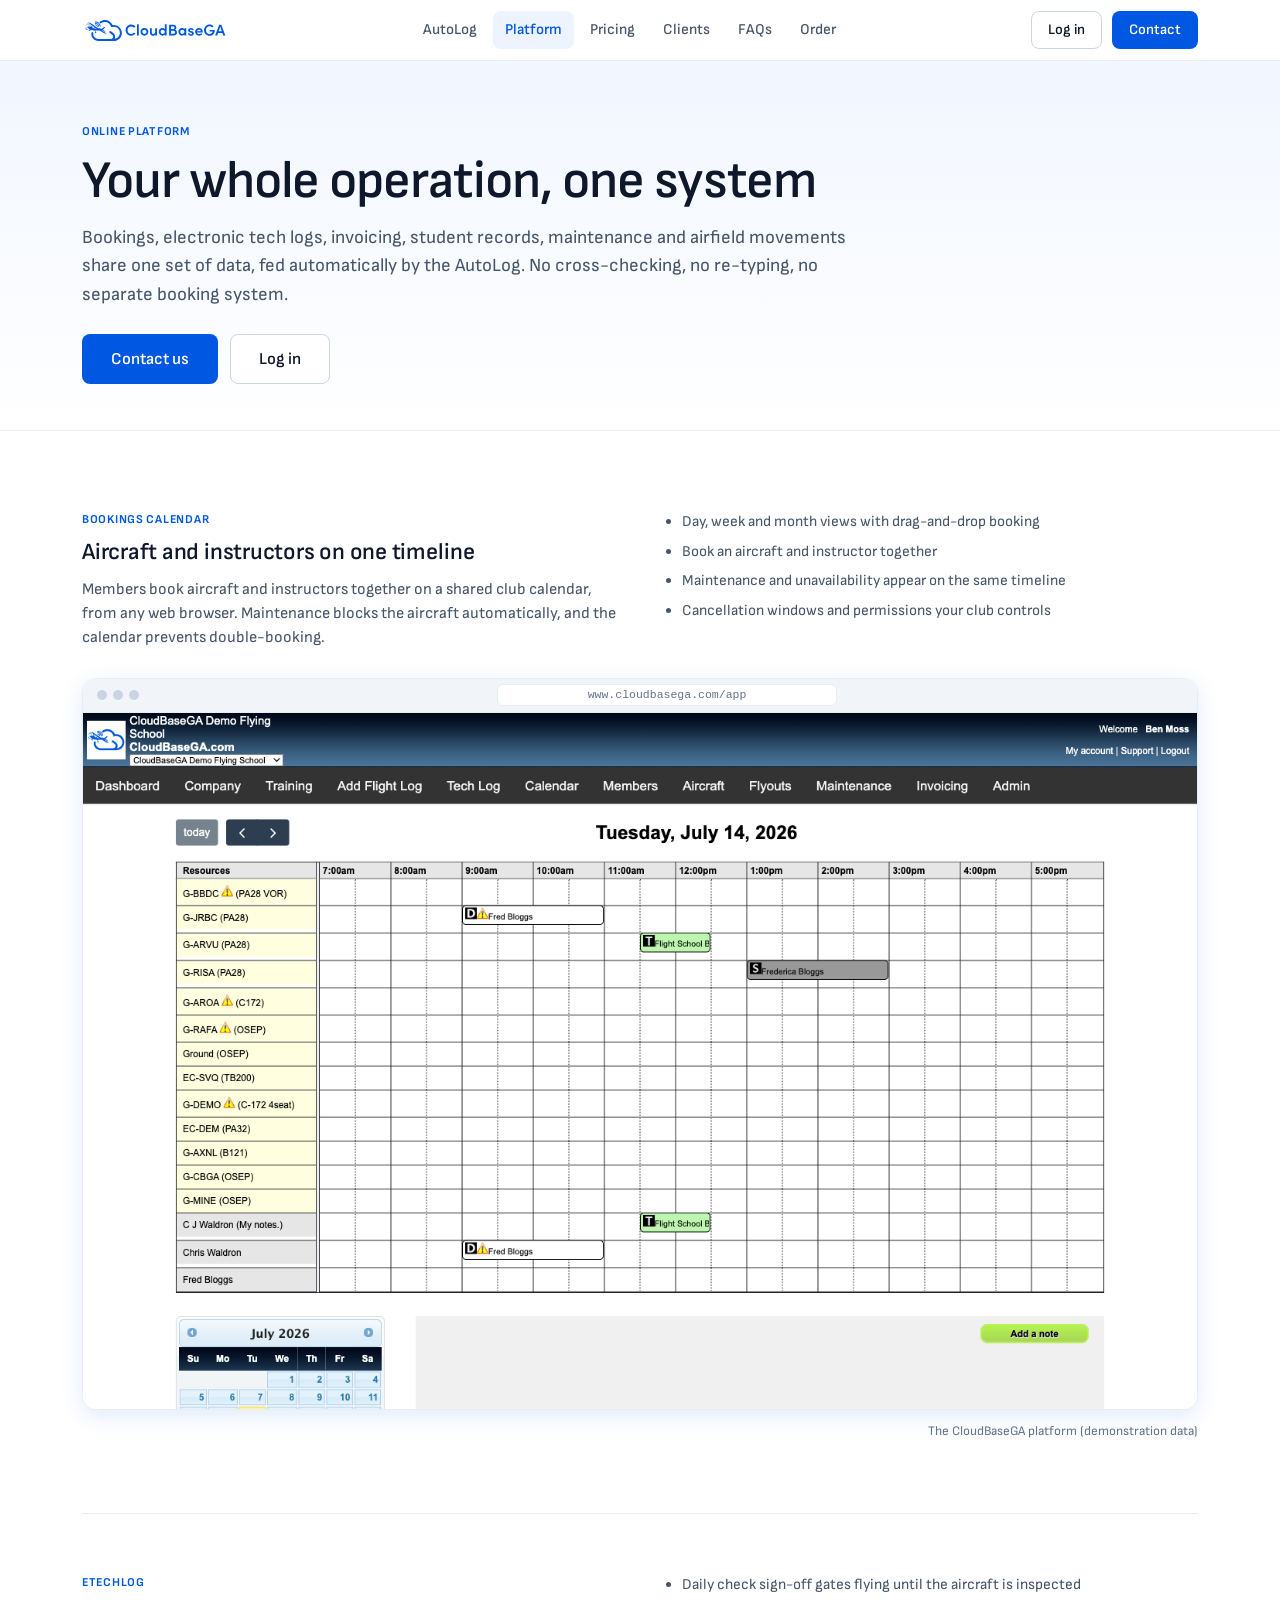
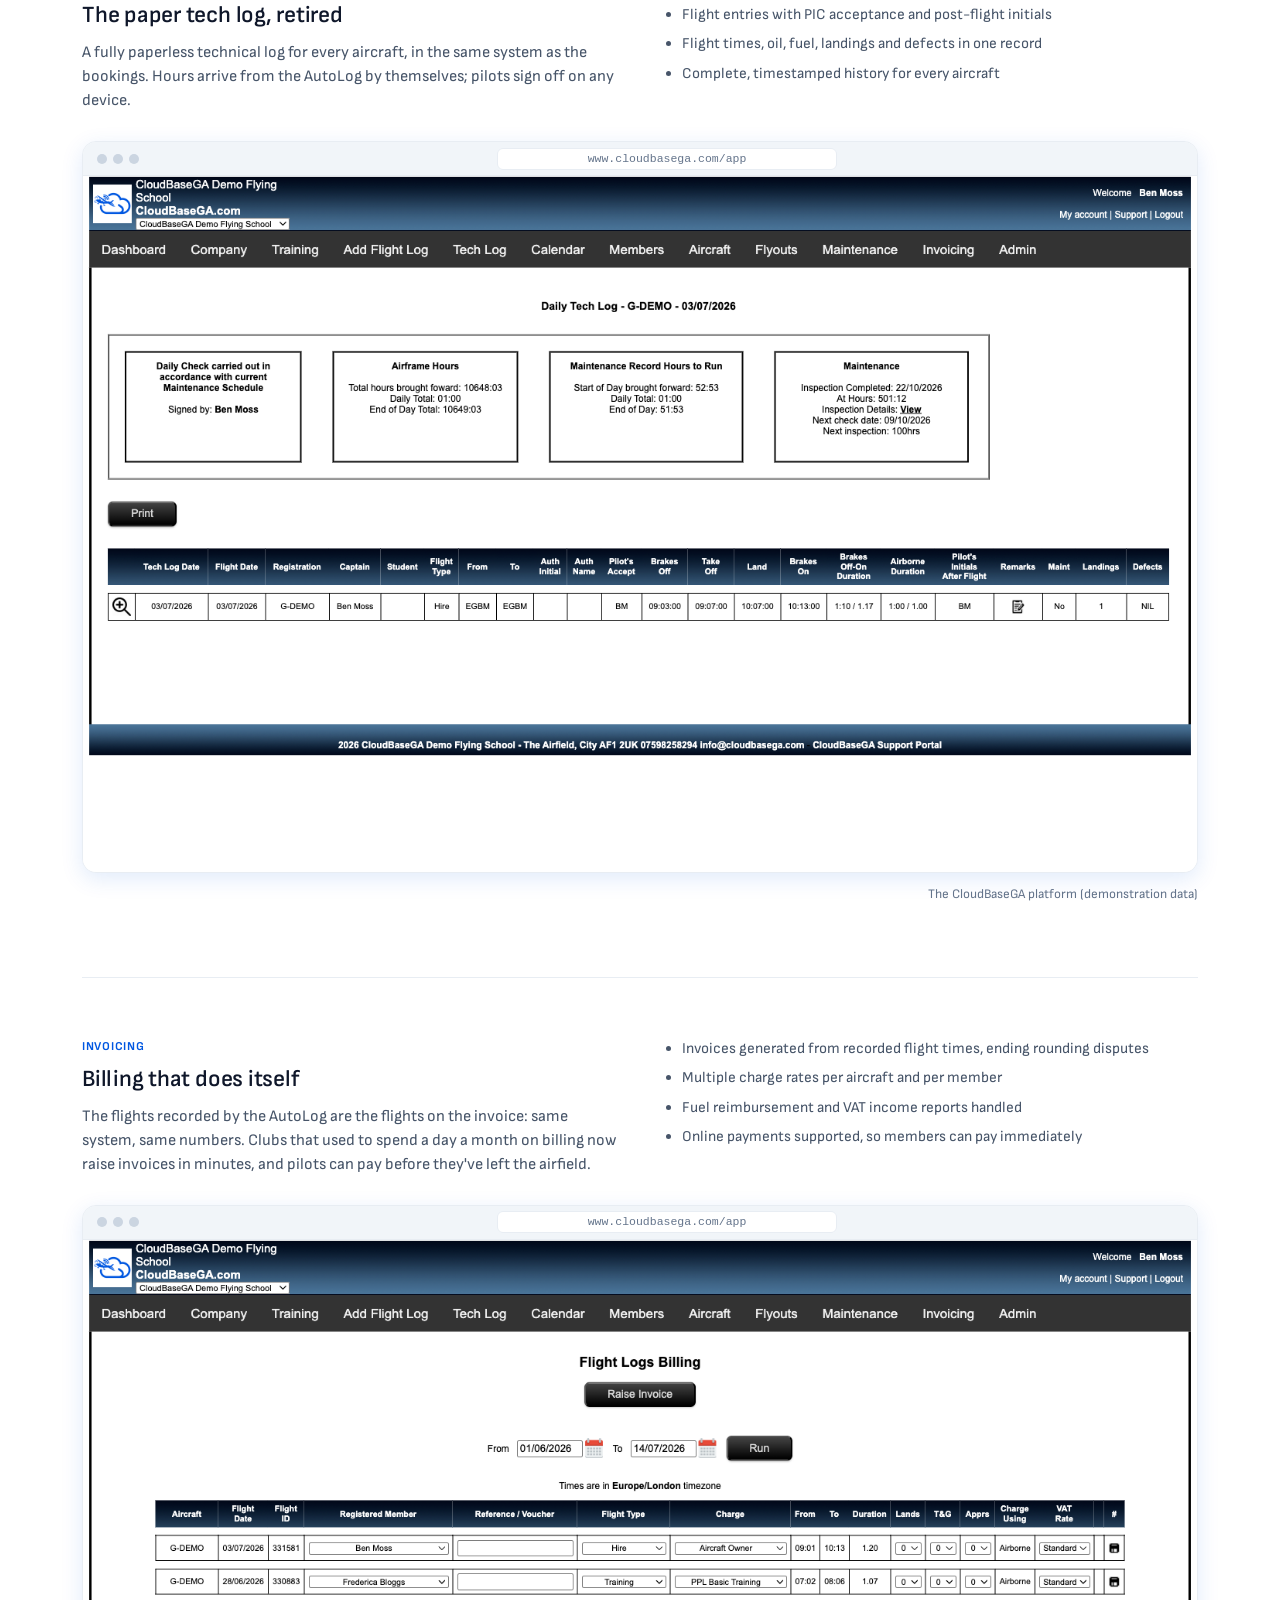
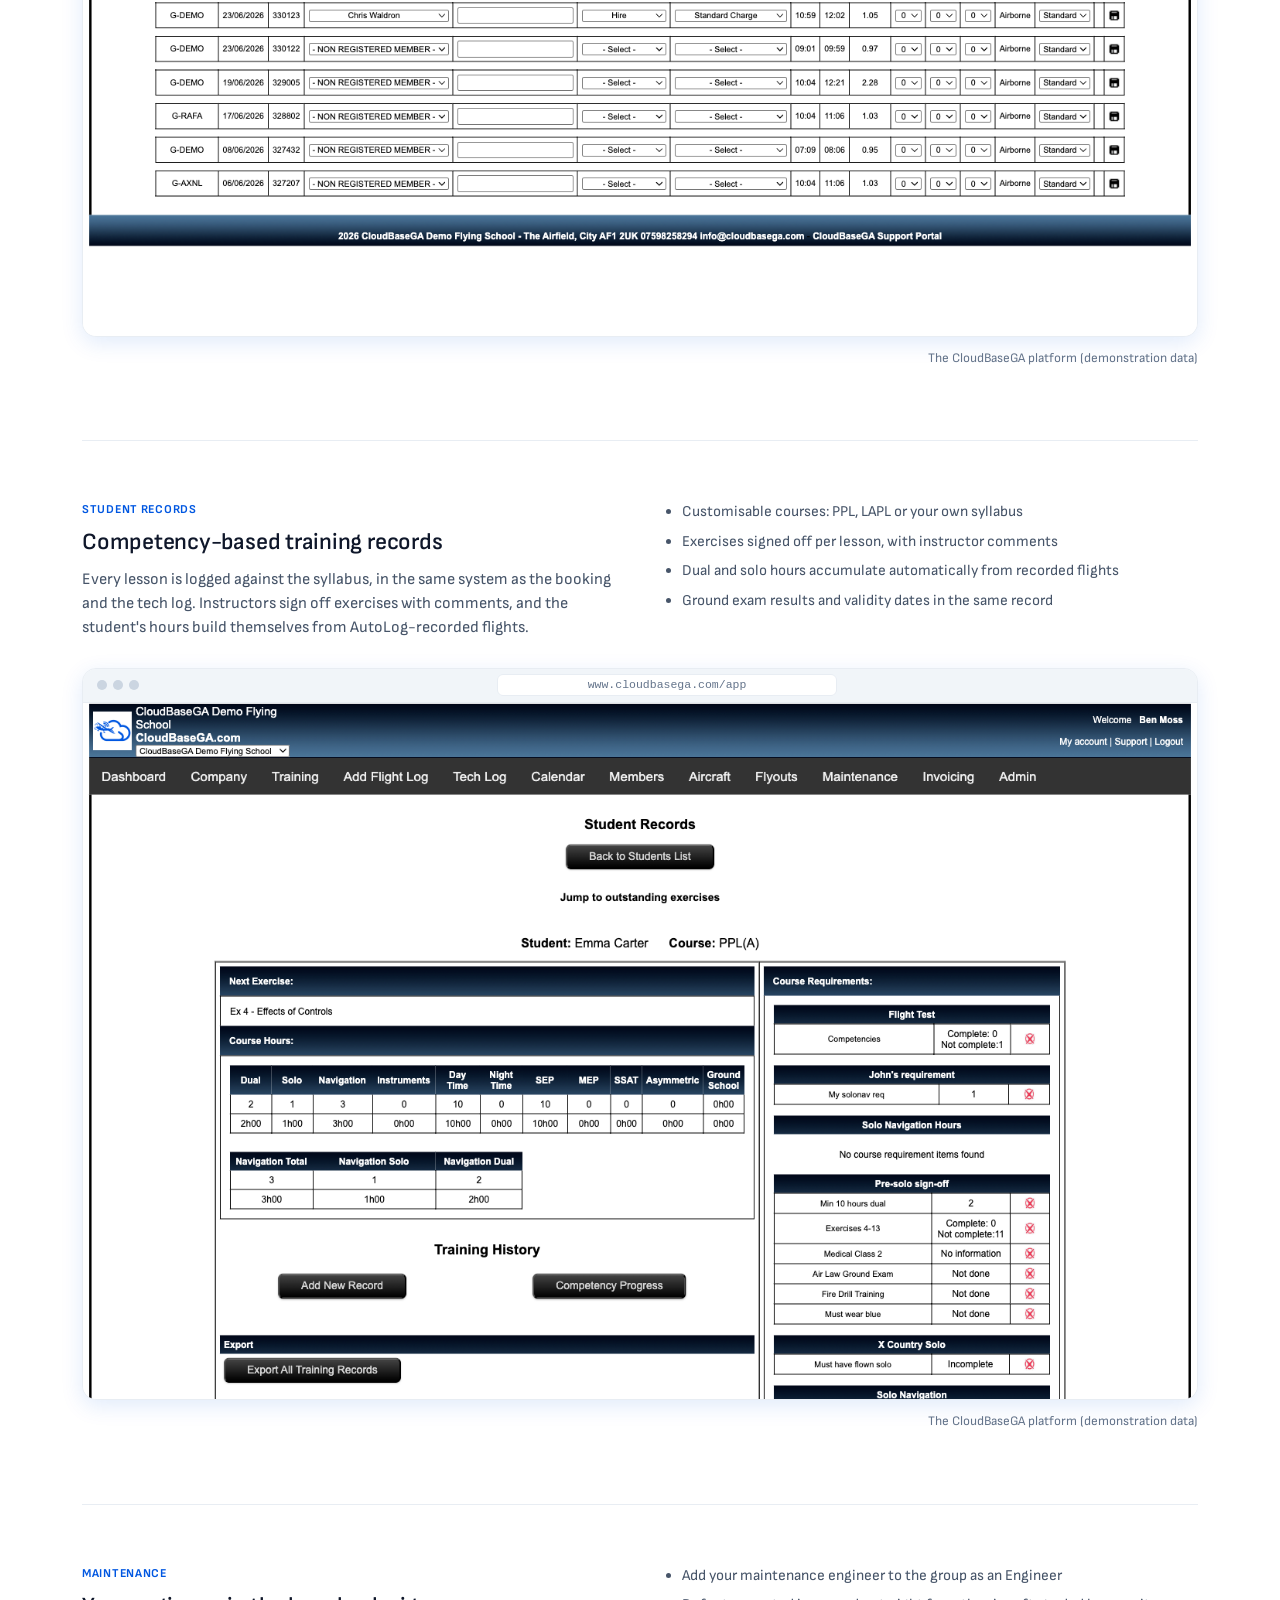
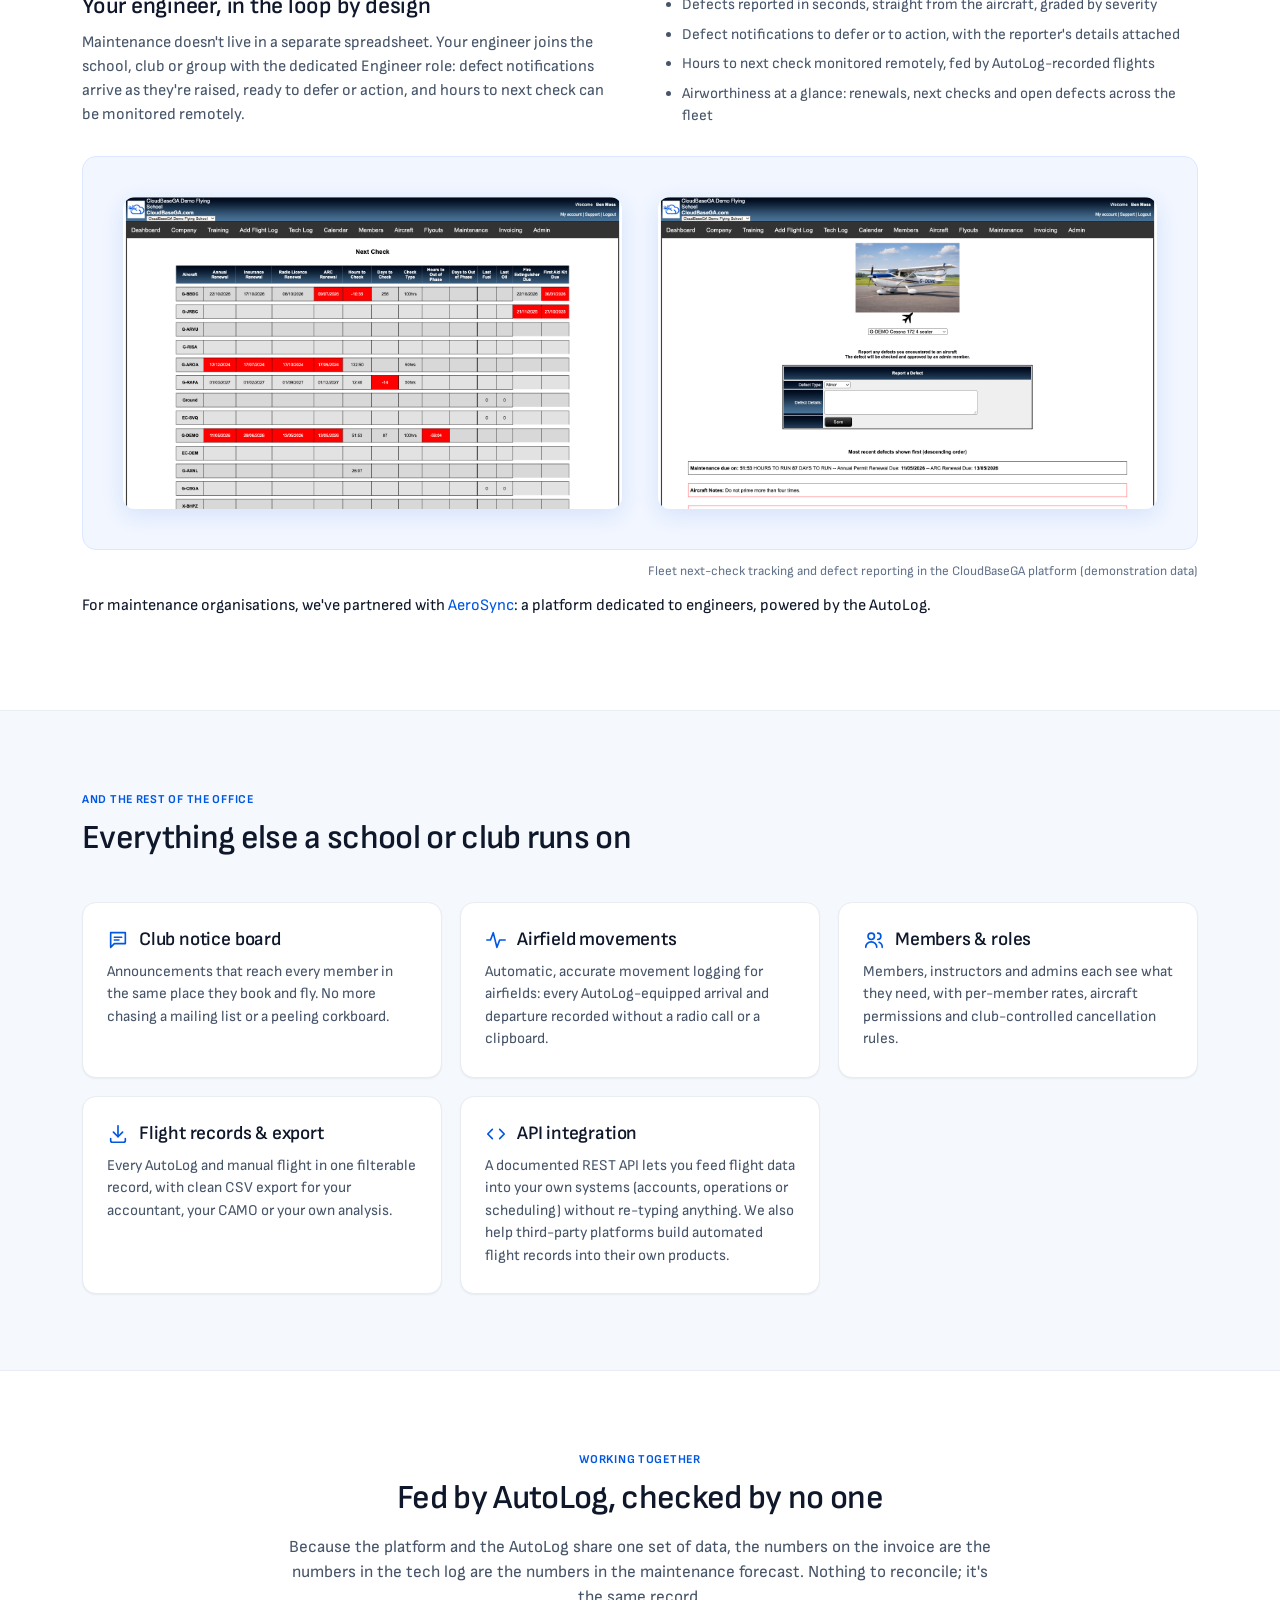
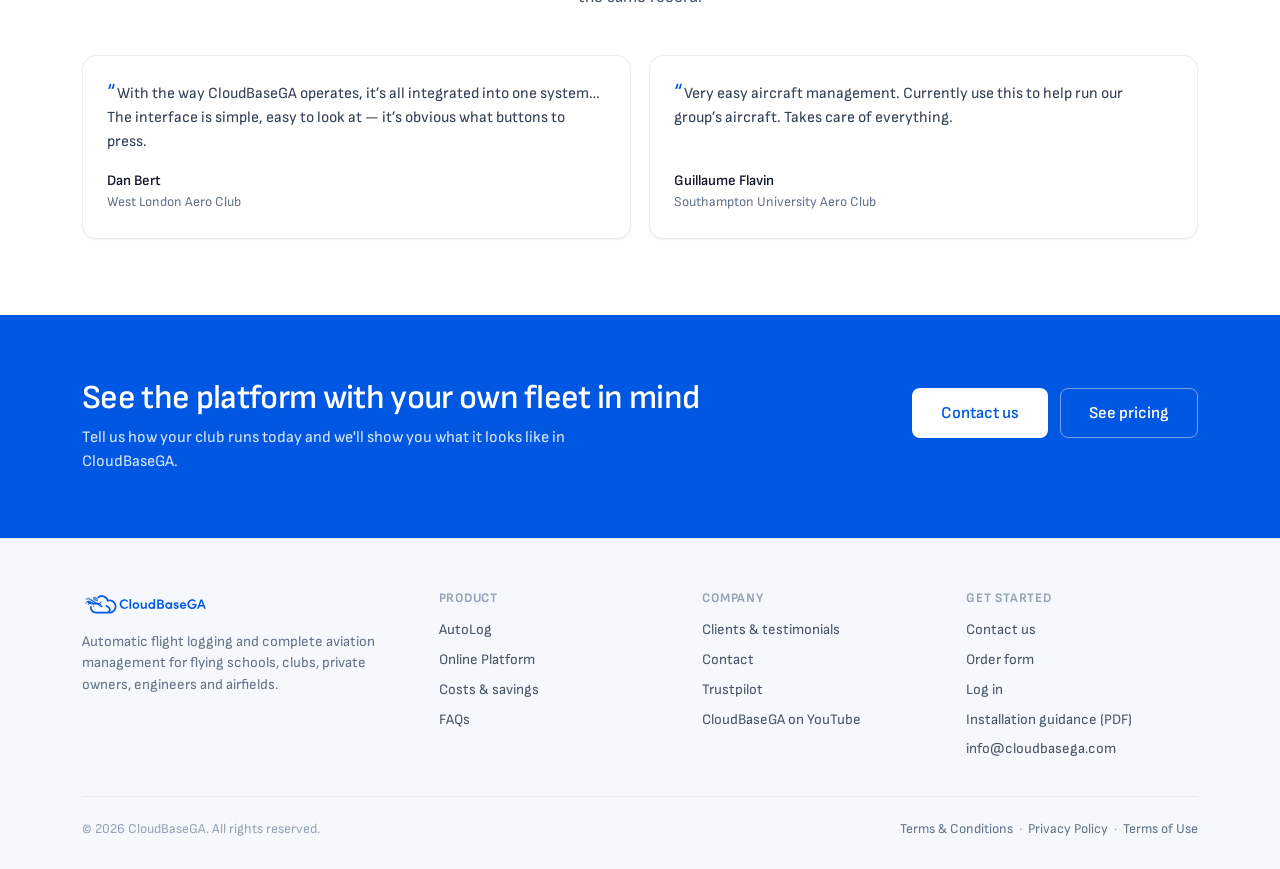
<file: platform.html>
<!DOCTYPE html>
<html lang="en-GB">
<head>
  <meta charset="UTF-8">
  <meta name="viewport" content="width=device-width, initial-scale=1">
  <title>Online Platform | Bookings, tech logs, invoicing | CloudBaseGA</title>
  <meta name="description" content="The CloudBaseGA Online Platform brings bookings, electronic tech logs, invoicing, student records, maintenance tracking and airfield movements into one system for flying schools and clubs.">
  <link rel="canonical" href="https://www.cloudbasega.aero/platform.html">
  <meta name="theme-color" content="#0057e1">
  <meta property="og:type" content="website">
  <meta property="og:site_name" content="CloudBaseGA">
  <meta property="og:locale" content="en_GB">
  <meta property="og:title" content="Online Platform | Bookings, tech logs, invoicing | CloudBaseGA">
  <meta property="og:description" content="The CloudBaseGA Online Platform brings bookings, electronic tech logs, invoicing, student records, maintenance tracking and airfield movements into one system for flying schools and clubs.">
  <meta property="og:url" content="https://www.cloudbasega.aero/platform.html">
  <meta property="og:image" content="https://www.cloudbasega.aero/assets/img/product/autolog-studio.png">
  <meta property="og:image:alt" content="The CloudBaseGA AutoLog flight data recorder">
  <meta name="twitter:card" content="summary_large_image">
  <meta name="twitter:title" content="Online Platform | Bookings, tech logs, invoicing | CloudBaseGA">
  <meta name="twitter:description" content="The CloudBaseGA Online Platform brings bookings, electronic tech logs, invoicing, student records, maintenance tracking and airfield movements into one system for flying schools and clubs.">
  <meta name="twitter:image" content="https://www.cloudbasega.aero/assets/img/product/autolog-studio.png">
  <link rel="icon" type="image/svg+xml" href="assets/brand/favicon.svg">
  <link rel="preload" href="assets/fonts/sofia-sans-latin-700.woff2" as="font" type="font/woff2" crossorigin>
  <link rel="preload" href="assets/fonts/sofia-sans-latin-400.woff2" as="font" type="font/woff2" crossorigin>
  <link rel="stylesheet" href="css/style.css?v=23">
</head>
<body>

<header class="site-header">
  <div class="container">
    <a class="brand" href="index.html" aria-label="CloudBaseGA home">
      <img src="assets/brand/logo-lockup-blue.svg" alt="CloudBaseGA">
    </a>
    <nav class="main-nav" aria-label="Main navigation">
      <a href="autolog.html">AutoLog</a>
      <a href="platform.html">Platform</a>
      <a href="pricing.html">Pricing</a>
      <a href="clients.html">Clients</a>
      <a href="faqs.html">FAQs</a>
      <a href="order-form.html">Order</a>
    </nav>
    <div class="nav-cta">
      <a class="btn btn-secondary btn-sm btn-login-desktop" href="https://www.cloudbasega.com/app" rel="noopener">Log in</a>
      <a class="btn btn-primary btn-sm" href="contact.html">Contact</a>
      <button class="nav-toggle" aria-expanded="false" aria-label="Toggle navigation">
        <svg width="20" height="20" viewBox="0 0 24 24" fill="none" stroke="currentColor" stroke-width="2" stroke-linecap="round"><line x1="4" y1="7" x2="20" y2="7"/><line x1="4" y1="12" x2="20" y2="12"/><line x1="4" y1="17" x2="20" y2="17"/></svg>
      </button>
    </div>
  </div>
</header>

<main>

  <section class="page-hero">
    <div class="container">
      <span class="eyebrow">Online Platform</span>
      <h1>Your whole operation, one system</h1>
      <p class="lead">Bookings, electronic tech logs, invoicing, student records, maintenance and airfield movements share one set of data, fed automatically by the AutoLog. No cross-checking, no re-typing, no separate booking system.</p>
      <div class="hero-actions" style="margin-top: 24px; margin-bottom: 0;">
        <a class="btn btn-primary btn-lg" href="contact.html">Contact us</a>
        <a class="btn btn-secondary btn-lg" href="https://www.cloudbasega.com/app" rel="noopener">Log in</a>
      </div>
    </div>
  </section>

  <section class="section">
    <div class="container">

      <!-- Bookings calendar -->
      <div class="feature-block">
        <div class="feature-block-head">
          <div>
            <span class="eyebrow">Bookings calendar</span>
            <h3>Aircraft and instructors on one timeline</h3>
            <p>Members book aircraft and instructors together on a shared club calendar, from any web browser. Maintenance blocks the aircraft automatically, and the calendar prevents double-booking.</p>
          </div>
          <ul>
            <li>Day, week and month views with drag-and-drop booking</li>
            <li>Book an aircraft and instructor together</li>
            <li>Maintenance and unavailability appear on the same timeline</li>
            <li>Cancellation windows and permissions your club controls</li>
          </ul>
        </div>

        <div class="app-mock">
          <div class="app-browserbar"><span class="dots"><span></span><span></span><span></span></span><span class="urlbar">www.cloudbasega.com/app</span></div>
          <img src="assets/img/product/legacy/legacy-calendar-desktop.png" alt="The CloudBaseGA booking calendar, day view: aircraft and instructors down the side with colour-coded dual training, trial lesson and solo bookings across the day" width="1440" height="900" loading="lazy">
        </div>
        <p class="mock-caption">The CloudBaseGA platform (demonstration data)</p>
      </div>

      <!-- eTechLog -->
      <div class="feature-block">
        <div class="feature-block-head">
          <div>
            <span class="eyebrow">eTechLog</span>
            <h3>The paper tech log, retired</h3>
            <p>A fully paperless technical log for every aircraft, in the same system as the bookings. Hours arrive from the AutoLog by themselves; pilots sign off on any device.</p>
          </div>
          <ul>
            <li>Daily check sign-off gates flying until the aircraft is inspected</li>
            <li>Flight entries with PIC acceptance and post-flight initials</li>
            <li>Flight times, oil, fuel, landings and defects in one record</li>
            <li>Complete, timestamped history for every aircraft</li>
          </ul>
        </div>

        <div class="app-mock">
          <div class="app-browserbar"><span class="dots"><span></span><span></span><span></span></span><span class="urlbar">www.cloudbasega.com/app</span></div>
          <img src="assets/img/product/legacy/legacy-techlog-desktop.png" alt="The CloudBaseGA daily tech log for G-DEMO: daily check signed off, airframe hours, maintenance hours to run and next inspection, and the day's flight with brakes-off, take-off, landing and brakes-on times" width="1440" height="900" loading="lazy">
        </div>
        <p class="mock-caption">The CloudBaseGA platform (demonstration data)</p>
      </div>

      <!-- Invoicing -->
      <div class="feature-block">
        <div class="feature-block-head">
          <div>
            <span class="eyebrow">Invoicing</span>
            <h3>Billing that does itself</h3>
            <p>The flights recorded by the AutoLog are the flights on the invoice: same system, same numbers. Clubs that used to spend a day a month on billing now raise invoices in minutes, and pilots can pay before they've left the airfield.</p>
          </div>
          <ul>
            <li>Invoices generated from recorded flight times, ending rounding disputes</li>
            <li>Multiple charge rates per aircraft and per member</li>
            <li>Fuel reimbursement and VAT income reports handled</li>
            <li>Online payments supported, so members can pay immediately</li>
          </ul>
        </div>

        <div class="app-mock">
          <div class="app-browserbar"><span class="dots"><span></span><span></span><span></span></span><span class="urlbar">www.cloudbasega.com/app</span></div>
          <img src="assets/img/product/legacy/legacy-invoicing-desktop.png" alt="CloudBaseGA Flight Logs Billing: recorded flights across the fleet with dates, times, durations, member, flight type, charge basis and VAT, ready to raise invoices" width="1440" height="900" loading="lazy">
        </div>
        <p class="mock-caption">The CloudBaseGA platform (demonstration data)</p>
      </div>

      <!-- Student records -->
      <div class="feature-block">
        <div class="feature-block-head">
          <div>
            <span class="eyebrow">Student records</span>
            <h3>Competency-based training records</h3>
            <p>Every lesson is logged against the syllabus, in the same system as the booking and the tech log. Instructors sign off exercises with comments, and the student's hours build themselves from AutoLog-recorded flights.</p>
          </div>
          <ul>
            <li>Customisable courses: PPL, LAPL or your own syllabus</li>
            <li>Exercises signed off per lesson, with instructor comments</li>
            <li>Dual and solo hours accumulate automatically from recorded flights</li>
            <li>Ground exam results and validity dates in the same record</li>
          </ul>
        </div>

        <div class="app-mock">
          <div class="app-browserbar"><span class="dots"><span></span><span></span><span></span></span><span class="urlbar">www.cloudbasega.com/app</span></div>
          <img src="assets/img/product/legacy/legacy-training-desktop.png" alt="A CloudBaseGA student training record: course hours by category, the next exercise, navigation totals, training history and the course requirements checklist with pre-solo sign-offs" width="1440" height="900" loading="lazy">
        </div>
        <p class="mock-caption">The CloudBaseGA platform (demonstration data)</p>
      </div>

      <!-- Maintenance & engineering -->
      <div class="feature-block">
        <div class="feature-block-head">
          <div>
            <span class="eyebrow">Maintenance</span>
            <h3>Your engineer, in the loop by design</h3>
            <p>Maintenance doesn't live in a separate spreadsheet. Your engineer joins the school, club or group with the dedicated Engineer role: defect notifications arrive as they're raised, ready to defer or action, and hours to next check can be monitored remotely.</p>
          </div>
          <ul>
            <li>Add your maintenance engineer to the group as an Engineer</li>
            <li>Defects reported in seconds, straight from the aircraft, graded by severity</li>
            <li>Defect notifications to defer or to action, with the reporter's details attached</li>
            <li>Hours to next check monitored remotely, fed by AutoLog-recorded flights</li>
            <li>Airworthiness at a glance: renewals, next checks and open defects across the fleet</li>
          </ul>
        </div>

        <div class="shot-frame">
          <div class="shot-frame-row">
            <img class="shot-main" src="assets/img/product/legacy/legacy-nextcheck-desktop.png" alt="The CloudBaseGA Next Check view: every aircraft's annual, insurance, radio licence and ARC renewals with hours and days to the next check, overdue items highlighted in red" width="1440" height="900" loading="lazy">
            <img class="shot-main" src="assets/img/product/legacy/legacy-defects-desktop.png" alt="The CloudBaseGA defects page for an aircraft: the report-a-defect form with severity grading, the maintenance-due summary and recent defect history" width="1440" height="900" loading="lazy">
          </div>
        </div>
        <p class="mock-caption">Fleet next-check tracking and defect reporting in the CloudBaseGA platform (demonstration data)</p>
        <p>For maintenance organisations, we've partnered with <a href="https://fksystems.co.uk/" rel="noopener">AeroSync</a>: a platform dedicated to engineers, powered by the AutoLog.</p>
      </div>

    </div>
  </section>

  <section class="section section-alt">
    <div class="container">
      <div class="section-head">
        <span class="eyebrow">And the rest of the office</span>
        <h2>Everything else a school or club runs on</h2>
      </div>
      <div class="card-grid">
        <div class="card">
          <h3>
            <svg width="22" height="22" viewBox="0 0 24 24" fill="none" stroke="currentColor" stroke-width="1.8" stroke-linecap="round" stroke-linejoin="round"><path d="M4 4h16v12H8l-4 4z"/><line x1="8" y1="9" x2="16" y2="9"/><line x1="8" y1="12" x2="13" y2="12"/></svg>
            Club notice board
          </h3>
          <p>Announcements that reach every member in the same place they book and fly. No more chasing a mailing list or a peeling corkboard.</p>
        </div>
        <div class="card">
          <h3>
            <svg width="22" height="22" viewBox="0 0 24 24" fill="none" stroke="currentColor" stroke-width="1.8" stroke-linecap="round" stroke-linejoin="round"><path d="M2 12h4l3-8 4 16 3-8h6"/></svg>
            Airfield movements
          </h3>
          <p>Automatic, accurate movement logging for airfields: every AutoLog-equipped arrival and departure recorded without a radio call or a clipboard.</p>
        </div>
        <div class="card">
          <h3>
            <svg width="22" height="22" viewBox="0 0 24 24" fill="none" stroke="currentColor" stroke-width="1.8" stroke-linecap="round" stroke-linejoin="round"><circle cx="9" cy="8" r="3.5"/><path d="M3 20c0-3.3 2.7-6 6-6s6 2.7 6 6"/><path d="M16 4.5a3.5 3.5 0 0 1 0 7"/><path d="M17.5 14.5c2.1.8 3.5 2.9 3.5 5.5"/></svg>
            Members &amp; roles
          </h3>
          <p>Members, instructors and admins each see what they need, with per-member rates, aircraft permissions and club-controlled cancellation rules.</p>
        </div>
        <div class="card">
          <h3>
            <svg width="22" height="22" viewBox="0 0 24 24" fill="none" stroke="currentColor" stroke-width="1.8" stroke-linecap="round" stroke-linejoin="round"><path d="M12 3v12"/><polyline points="7 10 12 15 17 10"/><path d="M4 17v2a2 2 0 0 0 2 2h12a2 2 0 0 0 2-2v-2"/></svg>
            Flight records &amp; export
          </h3>
          <p>Every AutoLog and manual flight in one filterable record, with clean CSV export for your accountant, your CAMO or your own analysis.</p>
        </div>
        <div class="card">
          <h3>
            <svg width="22" height="22" viewBox="0 0 24 24" fill="none" stroke="currentColor" stroke-width="1.8" stroke-linecap="round" stroke-linejoin="round"><polyline points="8 7 3 12 8 17"/><polyline points="16 7 21 12 16 17"/></svg>
            API integration
          </h3>
          <p>A documented REST API lets you feed flight data into your own systems (accounts, operations or scheduling) without re-typing anything. We also help third-party platforms build automated flight records into their own products.</p>
        </div>
      </div>
    </div>
  </section>

  <section class="section">
    <div class="container">
      <div class="section-head center">
        <span class="eyebrow">Working together</span>
        <h2>Fed by AutoLog, checked by no one</h2>
        <p>Because the platform and the AutoLog share one set of data, the numbers on the invoice are the numbers in the tech log are the numbers in the maintenance forecast. Nothing to reconcile; it's the same record.</p>
      </div>
      <div class="card-grid cols-2">
        <div class="quote-card">
          <blockquote>With the way CloudBaseGA operates, it&rsquo;s all integrated into one system&hellip; The interface is simple, easy to look at &mdash; it&rsquo;s obvious what buttons to press.</blockquote>
          <div class="quote-attr">
            <div class="who">Dan Bert</div>
            <div class="org">West London Aero Club</div>
          </div>
        </div>
        <div class="quote-card">
          <blockquote>Very easy aircraft management. Currently use this to help run our group&rsquo;s aircraft. Takes care of everything.</blockquote>
          <div class="quote-attr">
            <div class="who">Guillaume Flavin</div>
            <div class="org">Southampton University Aero Club</div>
          </div>
        </div>
      </div>
    </div>
  </section>

  <section class="cta-band">
    <div class="container">
      <div>
        <h2>See the platform with your own fleet in mind</h2>
        <p>Tell us how your club runs today and we'll show you what it looks like in CloudBaseGA.</p>
      </div>
      <div class="hero-actions">
        <a class="btn btn-primary btn-lg" href="contact.html">Contact us</a>
        <a class="btn btn-secondary btn-lg" href="pricing.html">See pricing</a>
      </div>
    </div>
  </section>

</main>

<footer class="site-footer">
  <div class="container">
    <div class="footer-grid">
      <div class="footer-brand">
        <img src="assets/brand/logo-lockup-blue.svg" alt="CloudBaseGA">
        <p>Automatic flight logging and complete aviation management for flying schools, clubs, private owners, engineers and airfields.</p>
      </div>
      <div>
        <h4>Product</h4>
        <ul>
          <li><a href="autolog.html">AutoLog</a></li>
          <li><a href="platform.html">Online Platform</a></li>
          <li><a href="pricing.html">Costs &amp; savings</a></li>
          <li><a href="faqs.html">FAQs</a></li>
        </ul>
      </div>
      <div>
        <h4>Company</h4>
        <ul>
          <li><a href="clients.html">Clients &amp; testimonials</a></li>
          <li><a href="contact.html">Contact</a></li>
          <li><a href="https://uk.trustpilot.com/review/cloudbasega.com" rel="noopener">Trustpilot</a></li>
          <li><a href="https://www.youtube.com/watch?v=VIAS7--50Vc" rel="noopener">CloudBaseGA on YouTube</a></li>
        </ul>
      </div>
      <div>
        <h4>Get started</h4>
        <ul>
          <li><a href="contact.html">Contact us</a></li>
          <li><a href="order-form.html">Order form</a></li>
          <li><a href="https://www.cloudbasega.com/app" rel="noopener">Log in</a></li>
          <li><a href="https://www.cloudbasega.com/AutoLog-FM%20Installation%20Guidance.pdf" rel="noopener">Installation guidance (PDF)</a></li>
          <li><a href="mailto:info@cloudbasega.com">info@cloudbasega.com</a></li>
        </ul>
      </div>
    </div>
    <div class="footer-legal">
      <span>&copy; <span data-year>2026</span> CloudBaseGA. All rights reserved.</span>
      <span>
        <a href="terms-and-conditions.html">Terms &amp; Conditions</a> &nbsp;&middot;&nbsp;
        <a href="privacy-policy.html">Privacy Policy</a> &nbsp;&middot;&nbsp;
        <a href="terms-of-use.html">Terms of Use</a>
      </span>
    </div>
  </div>
</footer>

<script src="js/main.js?v=8"></script>
</body>
</html>
</file>
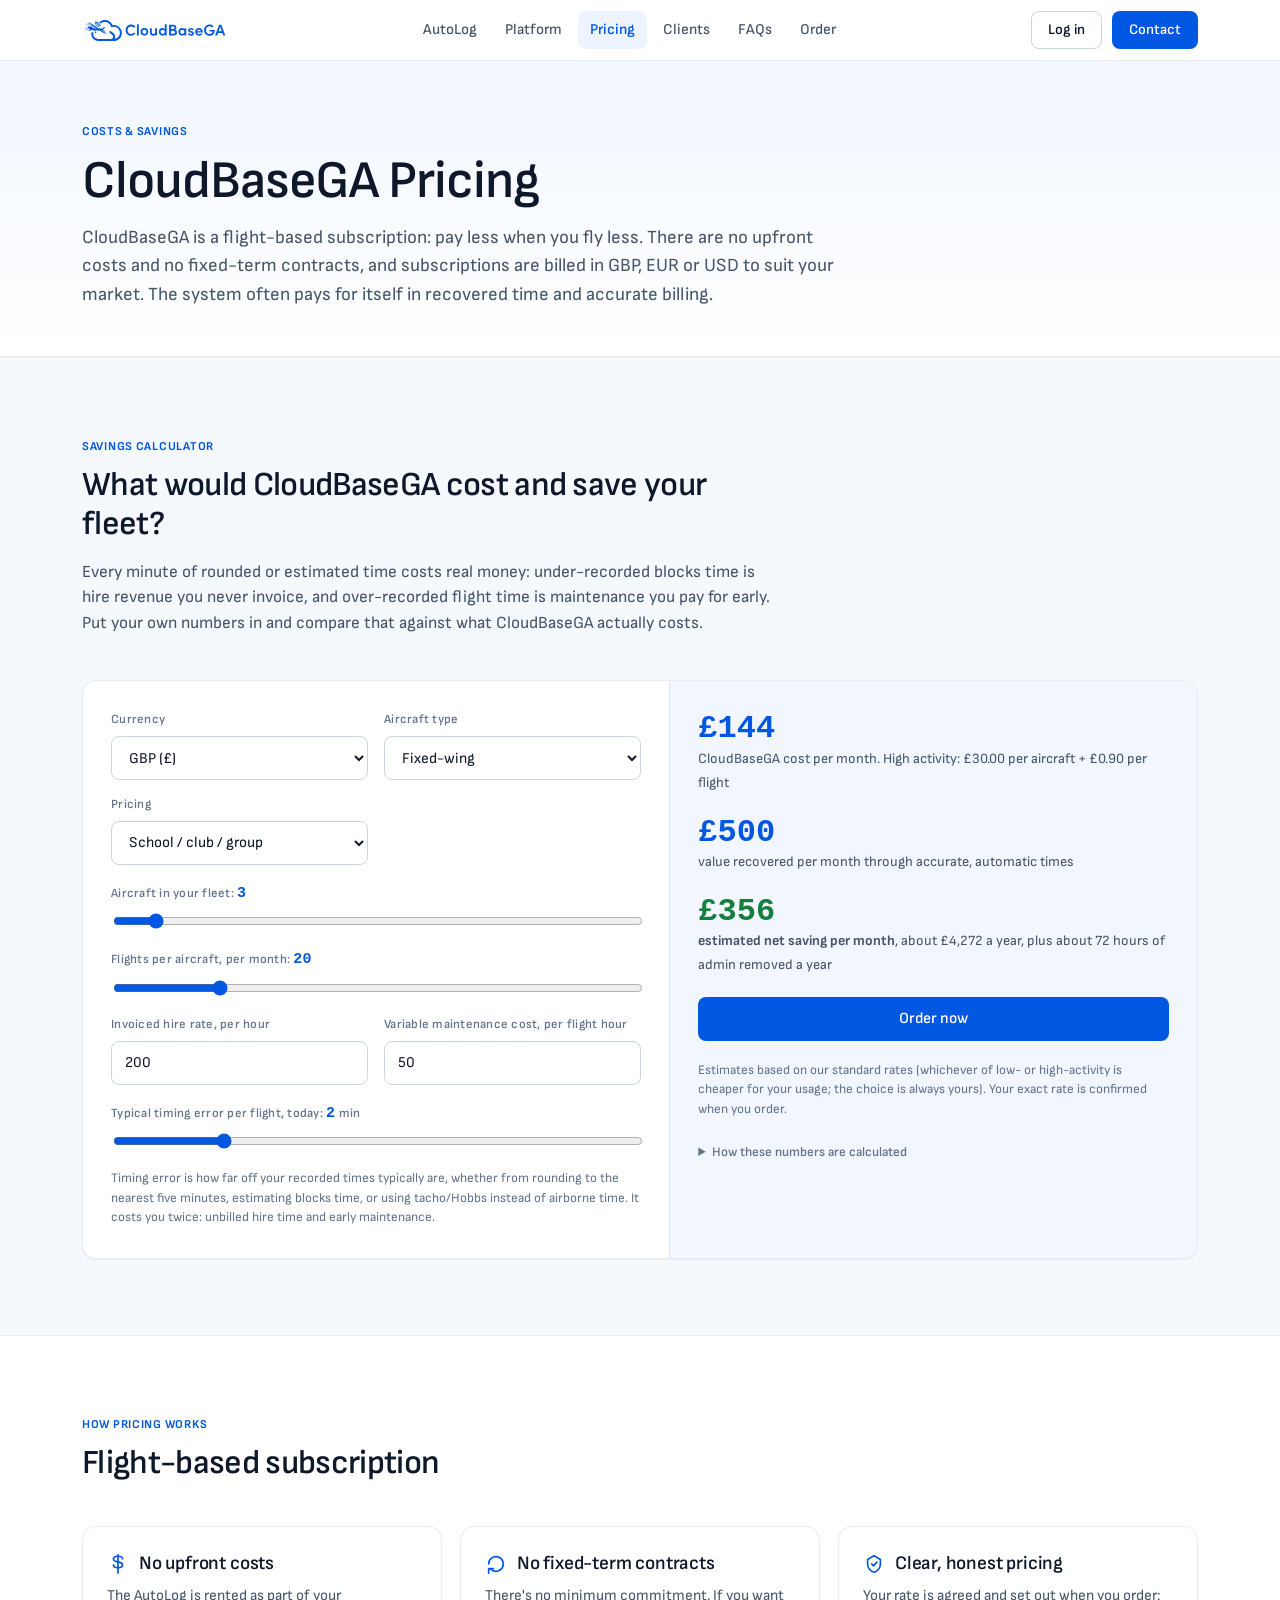
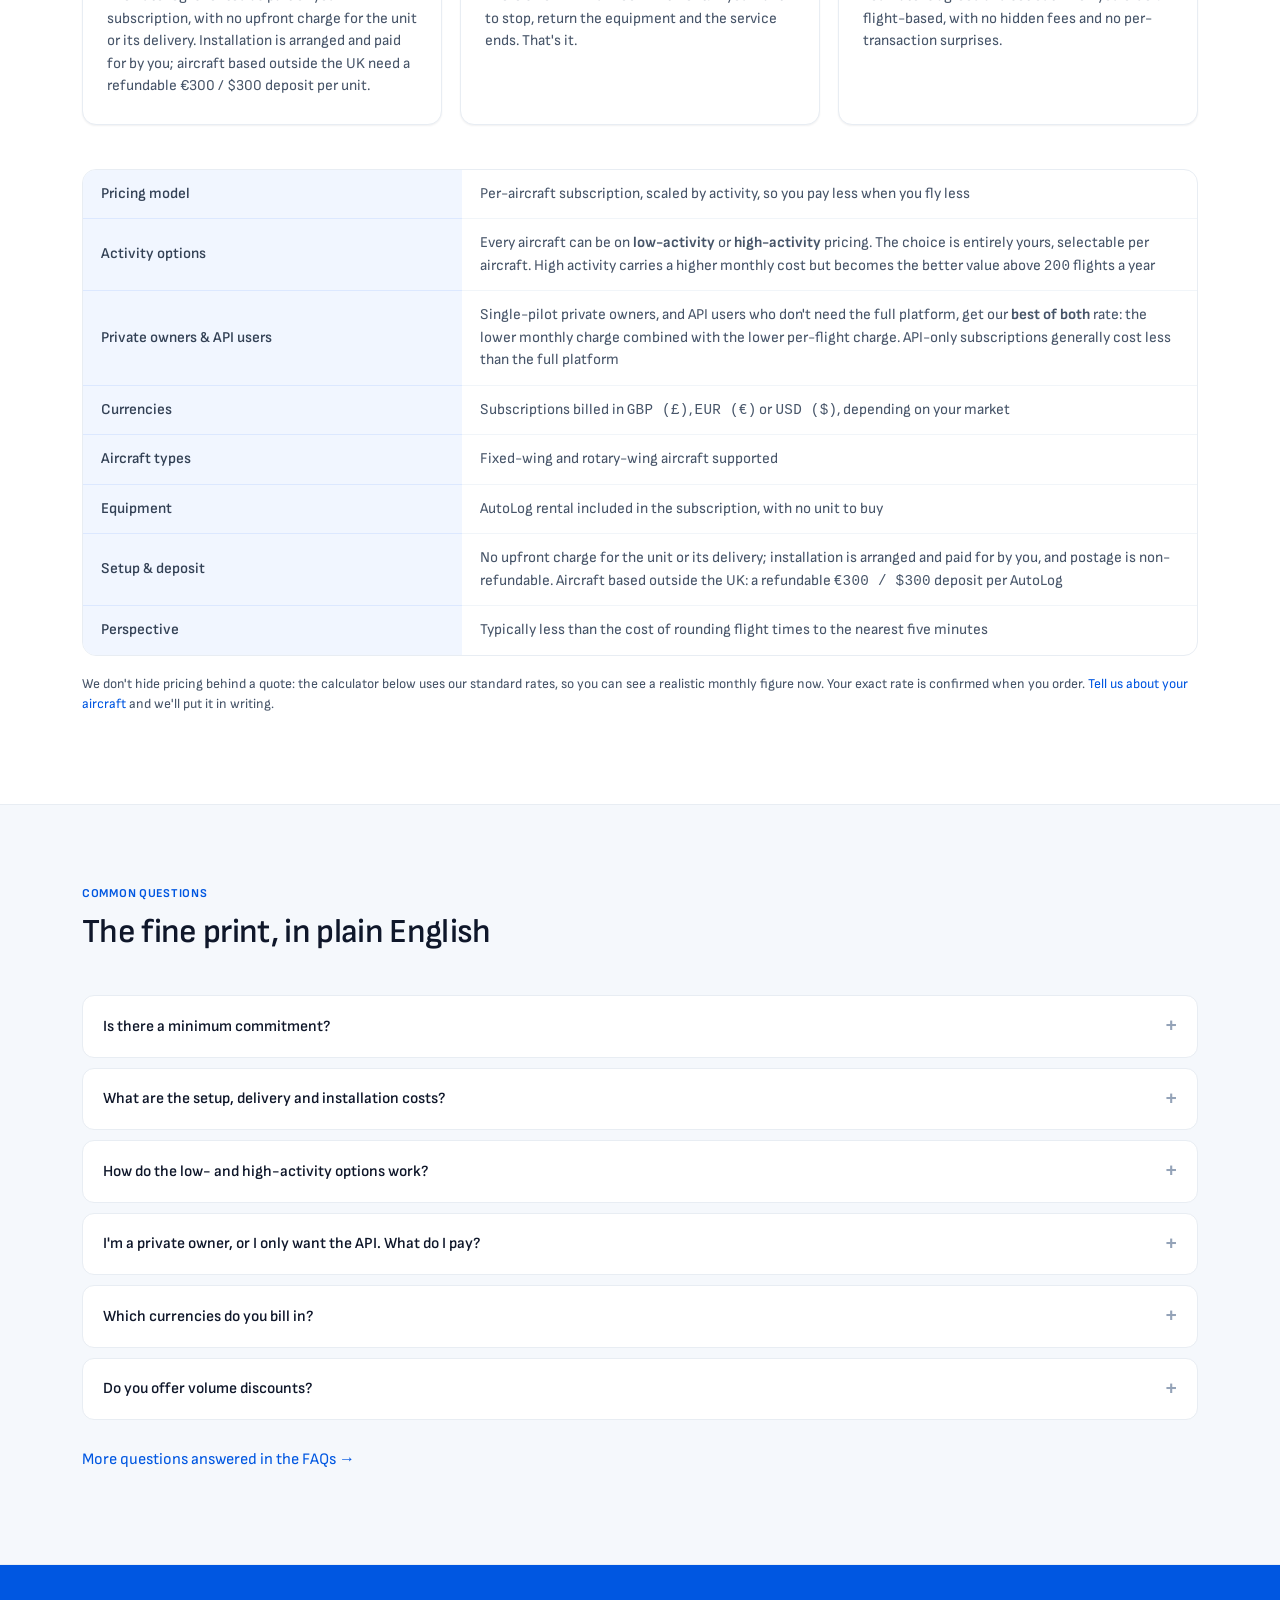
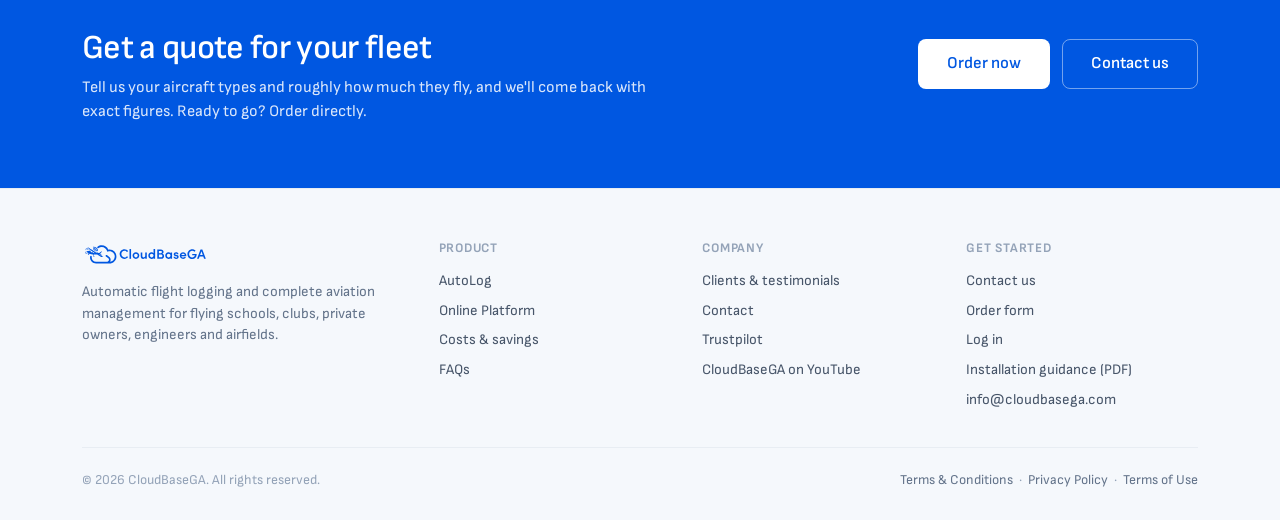
<file: pricing.html>
<!DOCTYPE html>
<html lang="en-GB">
<head>
  <meta charset="UTF-8">
  <meta name="viewport" content="width=device-width, initial-scale=1">
  <title>Costs &amp; savings | CloudBaseGA</title>
  <meta name="description" content="CloudBaseGA pricing is flight-based with no upfront costs and no fixed-term contracts. Pay less when you fly less, and see how much admin time your club could recover.">
  <link rel="canonical" href="https://www.cloudbasega.aero/pricing.html">
  <meta name="theme-color" content="#0057e1">
  <meta property="og:type" content="website">
  <meta property="og:site_name" content="CloudBaseGA">
  <meta property="og:locale" content="en_GB">
  <meta property="og:title" content="Costs &amp; savings | CloudBaseGA">
  <meta property="og:description" content="CloudBaseGA pricing is flight-based with no upfront costs and no fixed-term contracts. Pay less when you fly less, and see how much admin time your club could recover.">
  <meta property="og:url" content="https://www.cloudbasega.aero/pricing.html">
  <meta property="og:image" content="https://www.cloudbasega.aero/assets/img/product/autolog-studio.png">
  <meta property="og:image:alt" content="The CloudBaseGA AutoLog flight data recorder">
  <meta name="twitter:card" content="summary_large_image">
  <meta name="twitter:title" content="Costs &amp; savings | CloudBaseGA">
  <meta name="twitter:description" content="CloudBaseGA pricing is flight-based with no upfront costs and no fixed-term contracts. Pay less when you fly less, and see how much admin time your club could recover.">
  <meta name="twitter:image" content="https://www.cloudbasega.aero/assets/img/product/autolog-studio.png">
  <link rel="icon" type="image/svg+xml" href="assets/brand/favicon.svg">
  <link rel="preload" href="assets/fonts/sofia-sans-latin-700.woff2" as="font" type="font/woff2" crossorigin>
  <link rel="preload" href="assets/fonts/sofia-sans-latin-400.woff2" as="font" type="font/woff2" crossorigin>
  <link rel="stylesheet" href="css/style.css?v=23">
</head>
<body>

<header class="site-header">
  <div class="container">
    <a class="brand" href="index.html" aria-label="CloudBaseGA home">
      <img src="assets/brand/logo-lockup-blue.svg" alt="CloudBaseGA">
    </a>
    <nav class="main-nav" aria-label="Main navigation">
      <a href="autolog.html">AutoLog</a>
      <a href="platform.html">Platform</a>
      <a href="pricing.html">Pricing</a>
      <a href="clients.html">Clients</a>
      <a href="faqs.html">FAQs</a>
      <a href="order-form.html">Order</a>
    </nav>
    <div class="nav-cta">
      <a class="btn btn-secondary btn-sm btn-login-desktop" href="https://www.cloudbasega.com/app" rel="noopener">Log in</a>
      <a class="btn btn-primary btn-sm" href="contact.html">Contact</a>
      <button class="nav-toggle" aria-expanded="false" aria-label="Toggle navigation">
        <svg width="20" height="20" viewBox="0 0 24 24" fill="none" stroke="currentColor" stroke-width="2" stroke-linecap="round"><line x1="4" y1="7" x2="20" y2="7"/><line x1="4" y1="12" x2="20" y2="12"/><line x1="4" y1="17" x2="20" y2="17"/></svg>
      </button>
    </div>
  </div>
</header>

<main>

  <section class="page-hero">
    <div class="container">
      <span class="eyebrow">Costs &amp; savings</span>
      <h1>CloudBaseGA Pricing</h1>
      <p class="lead">CloudBaseGA is a flight-based subscription: pay less when you fly less. There are no upfront costs and no fixed-term contracts, and subscriptions are billed in GBP, EUR or USD to suit your market. The system often pays for itself in recovered time and accurate billing.</p>
    </div>
  </section>


  <section class="section section-alt">
    <div class="container">
      <div class="section-head">
        <span class="eyebrow">Savings calculator</span>
        <h2>What would CloudBaseGA cost and save your fleet?</h2>
        <p>Every minute of rounded or estimated time costs real money: under-recorded blocks time is hire revenue you never invoice, and over-recorded flight time is maintenance you pay for early. Put your own numbers in and compare that against what CloudBaseGA actually costs.</p>
      </div>
      <div class="calc" data-calc>
        <div class="calc-inputs">
          <div class="form-grid">
            <div class="form-group">
              <label class="form-label" for="sc-currency">Currency</label>
              <select class="form-select" id="sc-currency">
                <option value="GBP" selected>GBP (&pound;)</option>
                <option value="EUR">EUR (&euro;)</option>
                <option value="USD">USD ($)</option>
              </select>
            </div>
            <div class="form-group">
              <label class="form-label" for="sc-type">Aircraft type</label>
              <select class="form-select" id="sc-type">
                <option value="fixed" selected>Fixed-wing</option>
                <option value="rotary">Rotary-wing</option>
              </select>
            </div>
            <div class="form-group">
              <label class="form-label" for="sc-plan">Pricing</label>
              <select class="form-select" id="sc-plan">
                <option value="standard" selected>School / club / group</option>
                <option value="private">Private owner-pilot / API</option>
              </select>
            </div>
          </div>
          <div class="form-group">
            <label class="form-label" for="sc-aircraft">Aircraft in your fleet: <output id="sc-aircraft-out" for="sc-aircraft">3</output></label>
            <input type="range" id="sc-aircraft" min="1" max="30" step="1" value="3">
          </div>
          <div class="form-group">
            <label class="form-label" for="sc-flights">Flights per aircraft, per month: <output id="sc-flights-out" for="sc-flights">20</output></label>
            <input type="range" id="sc-flights" min="1" max="100" step="1" value="20">
          </div>
          <div class="form-grid">
            <div class="form-group">
              <label class="form-label" for="sc-hire">Invoiced hire rate, per hour</label>
              <input class="form-input" id="sc-hire" type="number" min="0" step="1" value="200">
            </div>
            <div class="form-group">
              <label class="form-label" for="sc-maint">Variable maintenance cost, per flight hour</label>
              <input class="form-input" id="sc-maint" type="number" min="0" step="1" value="50">
            </div>
          </div>
          <div class="form-group">
            <label class="form-label" for="sc-error">Typical timing error per flight, today: <output id="sc-error-out" for="sc-error">2</output> min</label>
            <input type="range" id="sc-error" min="0" max="10" step="0.5" value="2">
          </div>
          <p class="calc-note">Timing error is how far off your recorded times typically are, whether from rounding to the nearest five minutes, estimating blocks time, or using tacho/Hobbs instead of airborne time. It costs you twice: unbilled hire time and early maintenance.</p>
        </div>
        <div class="calc-results" aria-live="polite">
          <div>
            <span class="result-value" id="sc-cost">&pound;144</span>
            <span class="result-label">CloudBaseGA cost per month. <span id="sc-cost-detail">High activity: &pound;30.00 per aircraft + &pound;0.90 per flight</span></span>
            <p class="calc-note" id="sc-volume" hidden>You may be eligible for a volume discount. <a href="contact.html">Speak to us about this</a>.</p>
          </div>
          <div>
            <span class="result-value" id="sc-recovered">&pound;500</span>
            <span class="result-label">value recovered per month through accurate, automatic times</span>
          </div>
          <div>
            <span class="result-value" style="color: var(--success-text);" id="sc-net">&pound;356</span>
            <span class="result-label"><strong>estimated net saving per month</strong>, about <span id="sc-net-year">&pound;4,300</span> a year, plus about <span id="sc-admin">72</span> hours of admin removed a year</span>
          </div>
          <a class="btn btn-primary" href="order-form.html">Order now</a>
          <p class="calc-note">Estimates based on our standard rates (whichever of low- or high-activity is cheaper for your usage; the choice is always yours). Your exact rate is confirmed when you order.</p>
          <details class="calc-note" style="margin-top: 4px;">
            <summary style="cursor: pointer; font-weight: 600;">How these numbers are calculated</summary>
            <p style="margin: 8px 0 0;">Cost: our standard monthly rate per aircraft plus the per-flight rate, at your fleet size and flying rate, using whichever activity option is cheaper (rotary-wing rates are double). The Private owner-pilot / API option uses the lower monthly charge with the lower per-flight charge. Value recovered: your flights per month &times; timing error &times; (hire rate + maintenance cost) per minute, since each minute of error is unbilled hire time and early maintenance. Net saving: value recovered minus cost. Admin hours are an annual figure, assuming about 6 minutes of logging and transcribing per flight. Estimates, not a quote.</p>
          </details>
        </div>
      </div>
    </div>
  </section>

  <section class="section">
    <div class="container">
      <div class="section-head">
        <span class="eyebrow">How pricing works</span>
        <h2>Flight-based subscription</h2>
      </div>
      <div class="card-grid">
        <div class="card">
          <h3>
            <svg width="22" height="22" viewBox="0 0 24 24" fill="none" stroke="currentColor" stroke-width="1.8" stroke-linecap="round" stroke-linejoin="round"><path d="M12 2v20"/><path d="M17 6.5c0-1.9-2.2-3-5-3s-5 1.1-5 3 1.6 2.6 5 3.2 5 1.5 5 3.3-2.2 3-5 3-5-1.1-5-3"/></svg>
            No upfront costs
          </h3>
          <p>The AutoLog is rented as part of your subscription, with no upfront charge for the unit or its delivery. Installation is arranged and paid for by you; aircraft based outside the UK need a refundable &euro;300 / $300 deposit per unit.</p>
        </div>
        <div class="card">
          <h3>
            <svg width="22" height="22" viewBox="0 0 24 24" fill="none" stroke="currentColor" stroke-width="1.8" stroke-linecap="round" stroke-linejoin="round"><path d="M4 12a8 8 0 1 1 2.3 5.6"/><polyline points="4 22 4 17 9 17"/></svg>
            No fixed-term contracts
          </h3>
          <p>There's no minimum commitment. If you want to stop, return the equipment and the service ends. That's it.</p>
        </div>
        <div class="card">
          <h3>
            <svg width="22" height="22" viewBox="0 0 24 24" fill="none" stroke="currentColor" stroke-width="1.8" stroke-linecap="round" stroke-linejoin="round"><path d="M12 3l7 4v5c0 4.4-3 8.2-7 9-4-.8-7-4.6-7-9V7z"/><polyline points="9.5 12 11.5 14 15 10"/></svg>
            Clear, honest pricing
          </h3>
          <p>Your rate is agreed and set out when you order: flight-based, with no hidden fees and no per-transaction surprises.</p>
        </div>
      </div>

      <div class="spec-table-wrap mt-4">
        <table>
          <tbody>
            <tr>
              <th>Pricing model</th>
              <td>Per-aircraft subscription, scaled by activity, so you pay less when you fly less</td>
            </tr>
            <tr>
              <th>Activity options</th>
              <td>Every aircraft can be on <strong>low-activity</strong> or <strong>high-activity</strong> pricing. The choice is entirely yours, selectable per aircraft. High activity carries a higher monthly cost but becomes the better value above <span class="mono">200</span> flights a year</td>
            </tr>
            <tr>
              <th>Private owners &amp; API users</th>
              <td>Single-pilot private owners, and API users who don't need the full platform, get our <strong>best of both</strong> rate: the lower monthly charge combined with the lower per-flight charge. API-only subscriptions generally cost less than the full platform</td>
            </tr>
            <tr>
              <th>Currencies</th>
              <td>Subscriptions billed in <span class="mono">GBP (&pound;)</span>, <span class="mono">EUR (&euro;)</span> or <span class="mono">USD ($)</span>, depending on your market</td>
            </tr>
            <tr>
              <th>Aircraft types</th>
              <td>Fixed-wing and rotary-wing aircraft supported</td>
            </tr>
            <tr>
              <th>Equipment</th>
              <td>AutoLog rental included in the subscription, with no unit to buy</td>
            </tr>
            <tr>
              <th>Setup &amp; deposit</th>
              <td>No upfront charge for the unit or its delivery; installation is arranged and paid for by you, and postage is non-refundable. Aircraft based outside the UK: a refundable <span class="mono">&euro;300 / $300</span> deposit per AutoLog</td>
            </tr>
            <tr>
              <th>Perspective</th>
              <td>Typically less than the cost of rounding flight times to the nearest five minutes</td>
            </tr>
          </tbody>
        </table>
      </div>
      <p class="small muted mt-2">We don't hide pricing behind a quote: the calculator below uses our standard rates, so you can see a realistic monthly figure now. Your exact rate is confirmed when you order. <a href="contact.html">Tell us about your aircraft</a> and we'll put it in writing.</p>
    </div>
  </section>

  <section class="section section-alt">
    <div class="container">
      <div class="section-head">
        <span class="eyebrow">Common questions</span>
        <h2>The fine print, in plain English</h2>
      </div>
      <div class="accordion">
        <details>
          <summary>Is there a minimum commitment?</summary>
          <div class="a-body"><p>No. There are no fixed-term contracts and no minimum commitment. The equipment is rented as part of the subscription, and returning it is all that's needed to cease the service.</p></div>
        </details>
        <details>
          <summary>What are the setup, delivery and installation costs?</summary>
          <div class="a-body"><p>There's no upfront charge for the AutoLog or its delivery. Installation is arranged and paid for by you (we don't cover fitting costs), and postage is not refundable. Aircraft based outside the UK need a &euro;300 / $300 deposit per AutoLog, which is returned when the equipment is.</p></div>
        </details>
        <details>
          <summary>How do the low- and high-activity options work?</summary>
          <div class="a-body"><p>You choose, per aircraft; it's entirely optional. High-activity pricing has a higher monthly cost but works out better value once an aircraft makes more than 200 flights a year; low-activity pricing suits aircraft that fly less. A working school aircraft and a group tourer on the same fleet can each be on the option that suits them, and you can select whichever you prefer.</p></div>
        </details>
        <details>
          <summary>I'm a private owner, or I only want the API. What do I pay?</summary>
          <div class="a-body"><p>Single-pilot private owners, and API users who aren't looking for the full platform, get our "best of both" rate: the lower monthly charge paired with the lower per-flight charge, rather than choosing between the low- and high-activity options. API subscriptions, where flight records feed a third-party platform instead of ours, generally cost less than the full platform. <a href="contact.html">Get in touch</a> for a figure.</p></div>
        </details>
        <details>
          <summary>Which currencies do you bill in?</summary>
          <div class="a-body"><p>GBP (&pound;), EUR (&euro;) or USD ($), depending on your market. UK customers pay by Direct Debit; we'll confirm payment arrangements for other regions when you order.</p></div>
        </details>
        <details>
          <summary>Do you offer volume discounts?</summary>
          <div class="a-body"><p>Yes. We usually offer a volume discount for fleets of 10 aircraft or more. <a href="contact.html">Get in touch</a> to discuss terms.</p></div>
        </details>
      </div>
      <p class="mt-3"><a href="faqs.html">More questions answered in the FAQs &rarr;</a></p>
    </div>
  </section>

  <section class="cta-band">
    <div class="container">
      <div>
        <h2>Get a quote for your fleet</h2>
        <p>Tell us your aircraft types and roughly how much they fly, and we'll come back with exact figures. Ready to go? Order directly.</p>
      </div>
      <div class="hero-actions">
        <a class="btn btn-primary btn-lg" href="order-form.html">Order now</a>
        <a class="btn btn-secondary btn-lg" href="contact.html">Contact us</a>
      </div>
    </div>
  </section>

</main>

<footer class="site-footer">
  <div class="container">
    <div class="footer-grid">
      <div class="footer-brand">
        <img src="assets/brand/logo-lockup-blue.svg" alt="CloudBaseGA">
        <p>Automatic flight logging and complete aviation management for flying schools, clubs, private owners, engineers and airfields.</p>
      </div>
      <div>
        <h4>Product</h4>
        <ul>
          <li><a href="autolog.html">AutoLog</a></li>
          <li><a href="platform.html">Online Platform</a></li>
          <li><a href="pricing.html">Costs &amp; savings</a></li>
          <li><a href="faqs.html">FAQs</a></li>
        </ul>
      </div>
      <div>
        <h4>Company</h4>
        <ul>
          <li><a href="clients.html">Clients &amp; testimonials</a></li>
          <li><a href="contact.html">Contact</a></li>
          <li><a href="https://uk.trustpilot.com/review/cloudbasega.com" rel="noopener">Trustpilot</a></li>
          <li><a href="https://www.youtube.com/watch?v=VIAS7--50Vc" rel="noopener">CloudBaseGA on YouTube</a></li>
        </ul>
      </div>
      <div>
        <h4>Get started</h4>
        <ul>
          <li><a href="contact.html">Contact us</a></li>
          <li><a href="order-form.html">Order form</a></li>
          <li><a href="https://www.cloudbasega.com/app" rel="noopener">Log in</a></li>
          <li><a href="https://www.cloudbasega.com/AutoLog-FM%20Installation%20Guidance.pdf" rel="noopener">Installation guidance (PDF)</a></li>
          <li><a href="mailto:info@cloudbasega.com">info@cloudbasega.com</a></li>
        </ul>
      </div>
    </div>
    <div class="footer-legal">
      <span>&copy; <span data-year>2026</span> CloudBaseGA. All rights reserved.</span>
      <span>
        <a href="terms-and-conditions.html">Terms &amp; Conditions</a> &nbsp;&middot;&nbsp;
        <a href="privacy-policy.html">Privacy Policy</a> &nbsp;&middot;&nbsp;
        <a href="terms-of-use.html">Terms of Use</a>
      </span>
    </div>
  </div>
</footer>

<script src="js/main.js?v=8"></script>
</body>
</html>
</file>
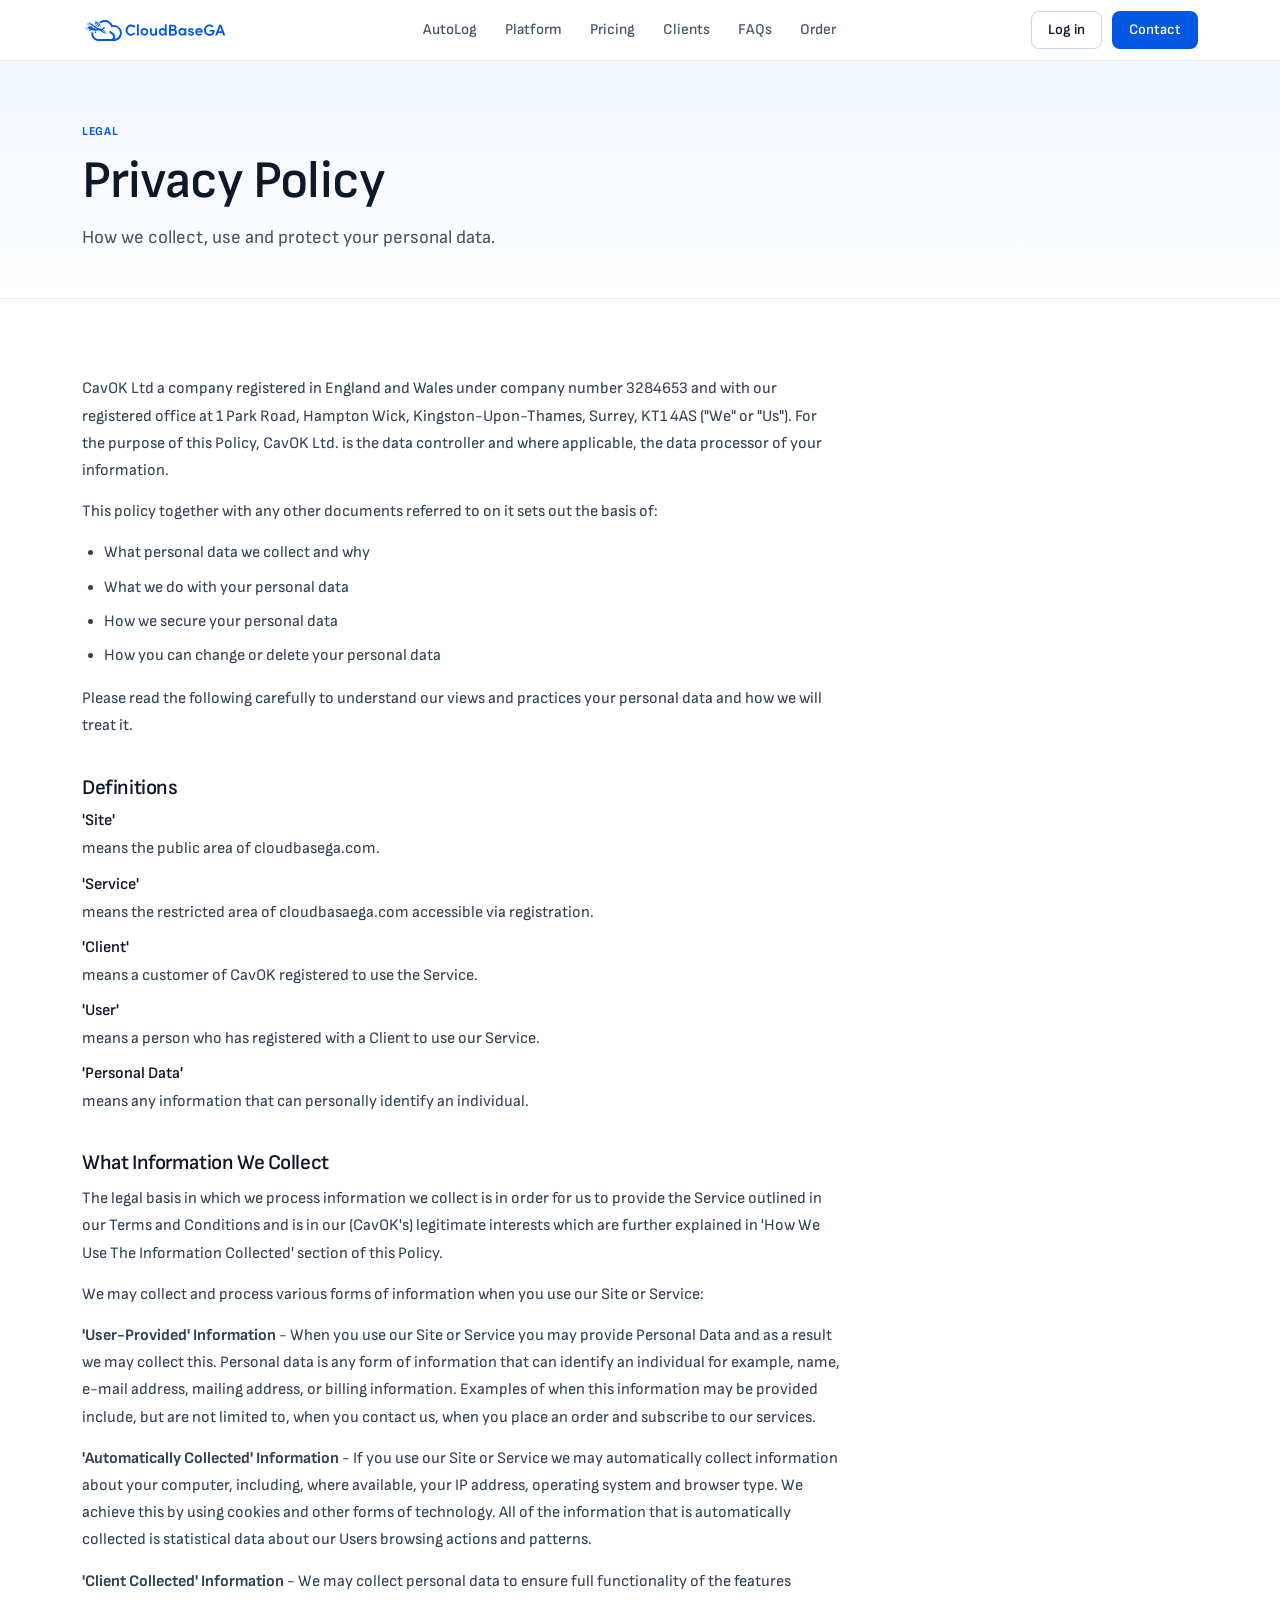
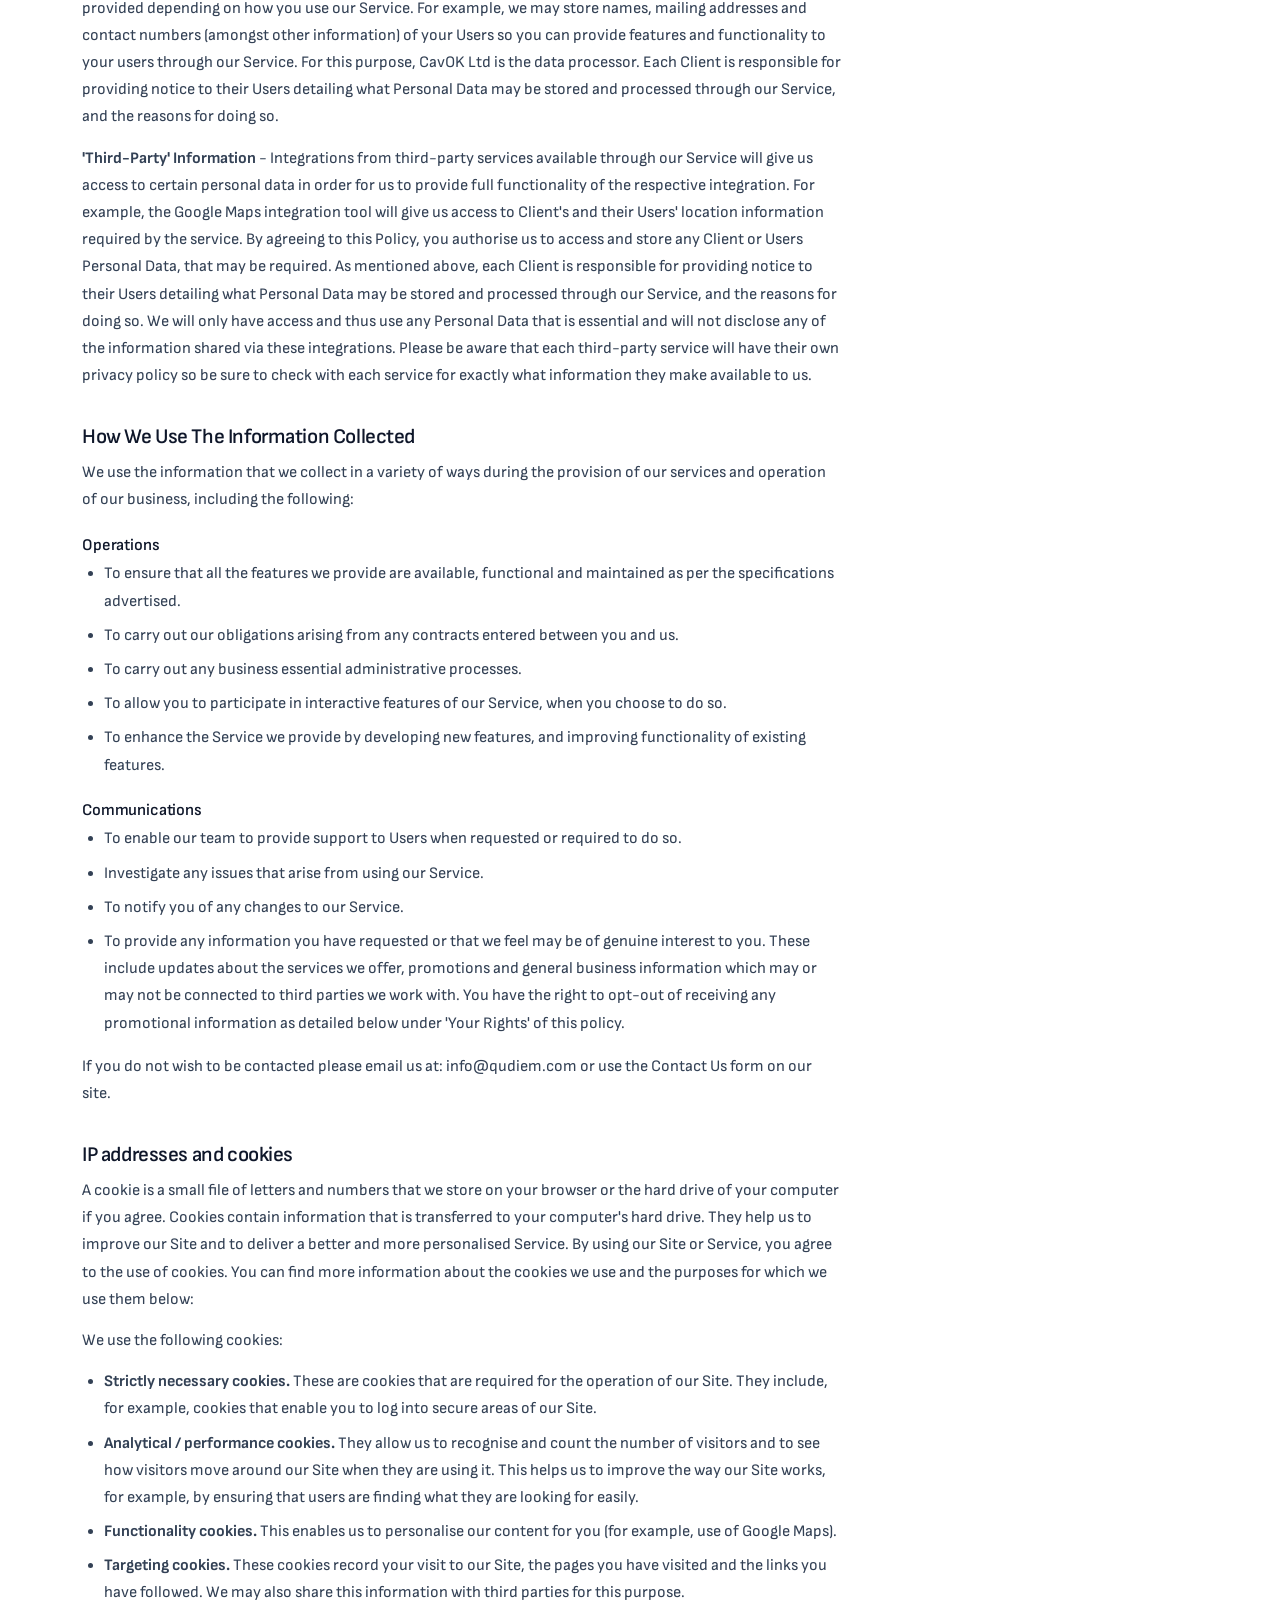
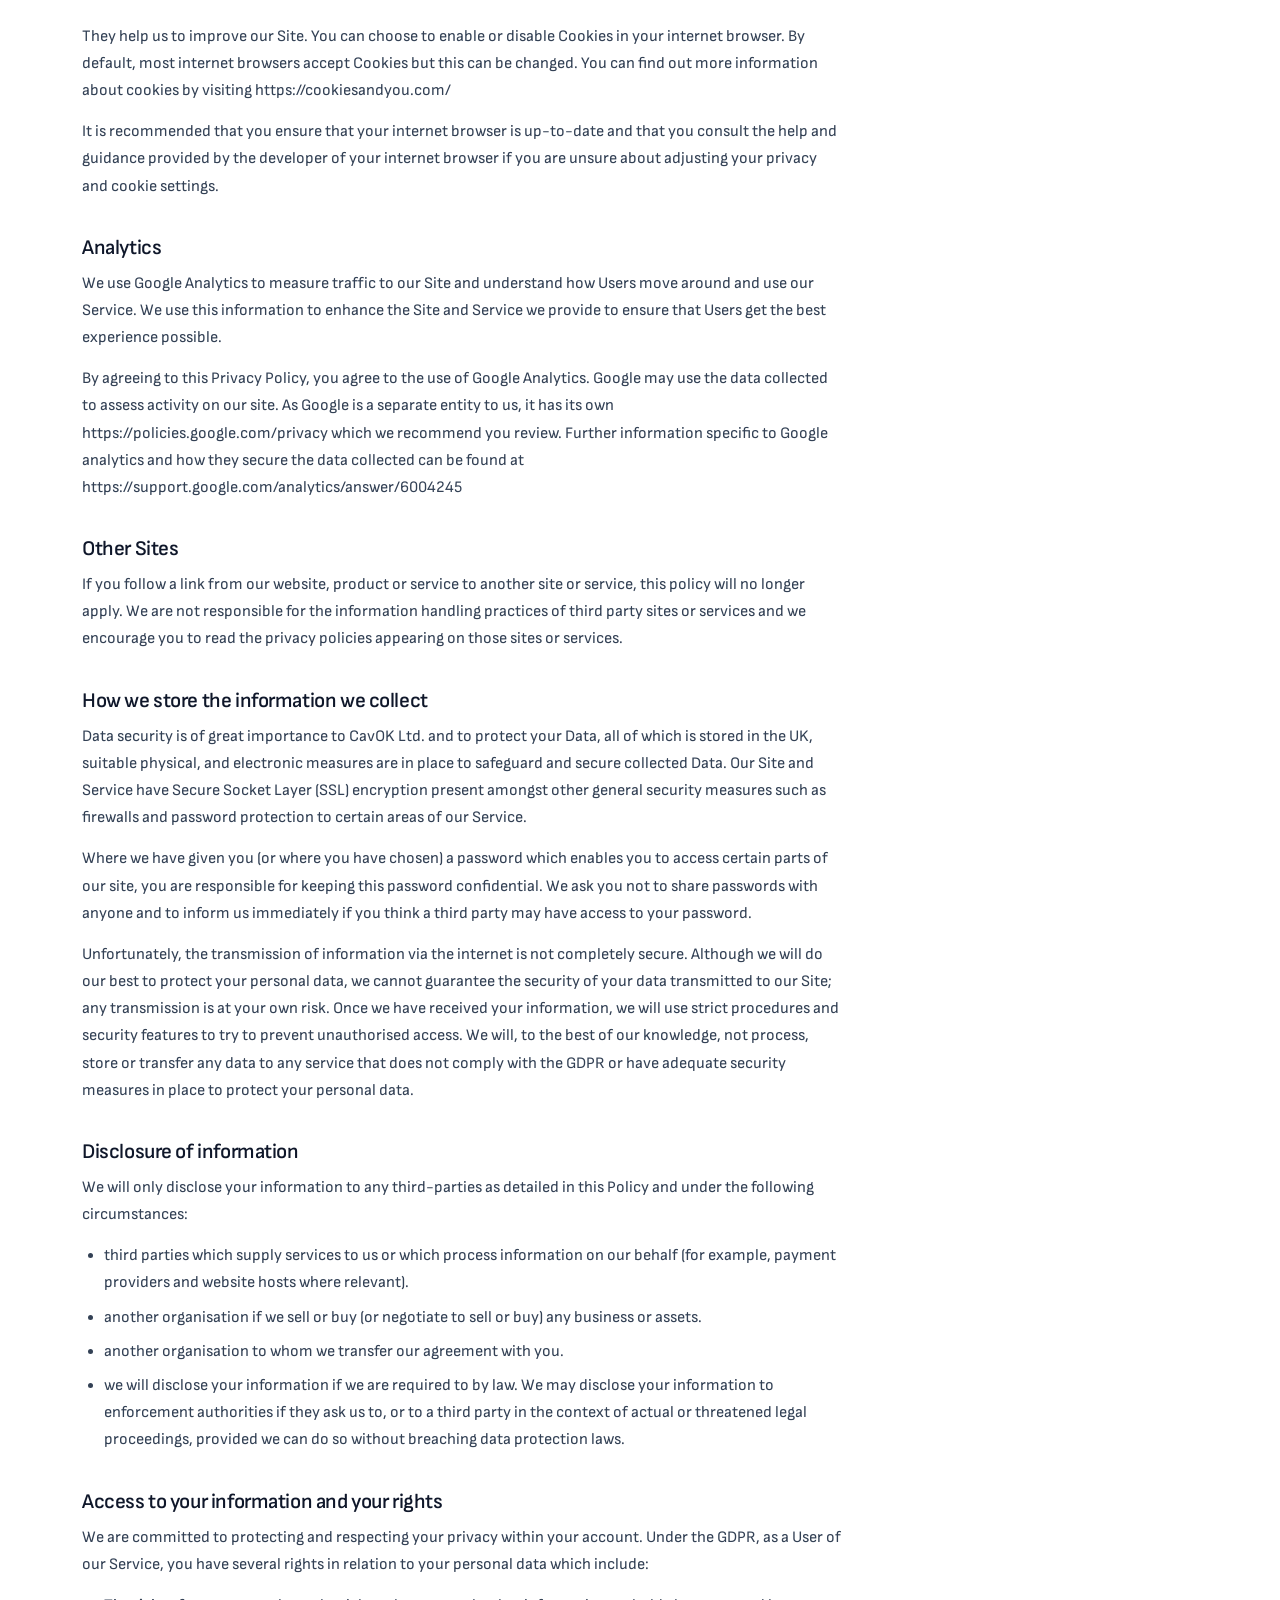
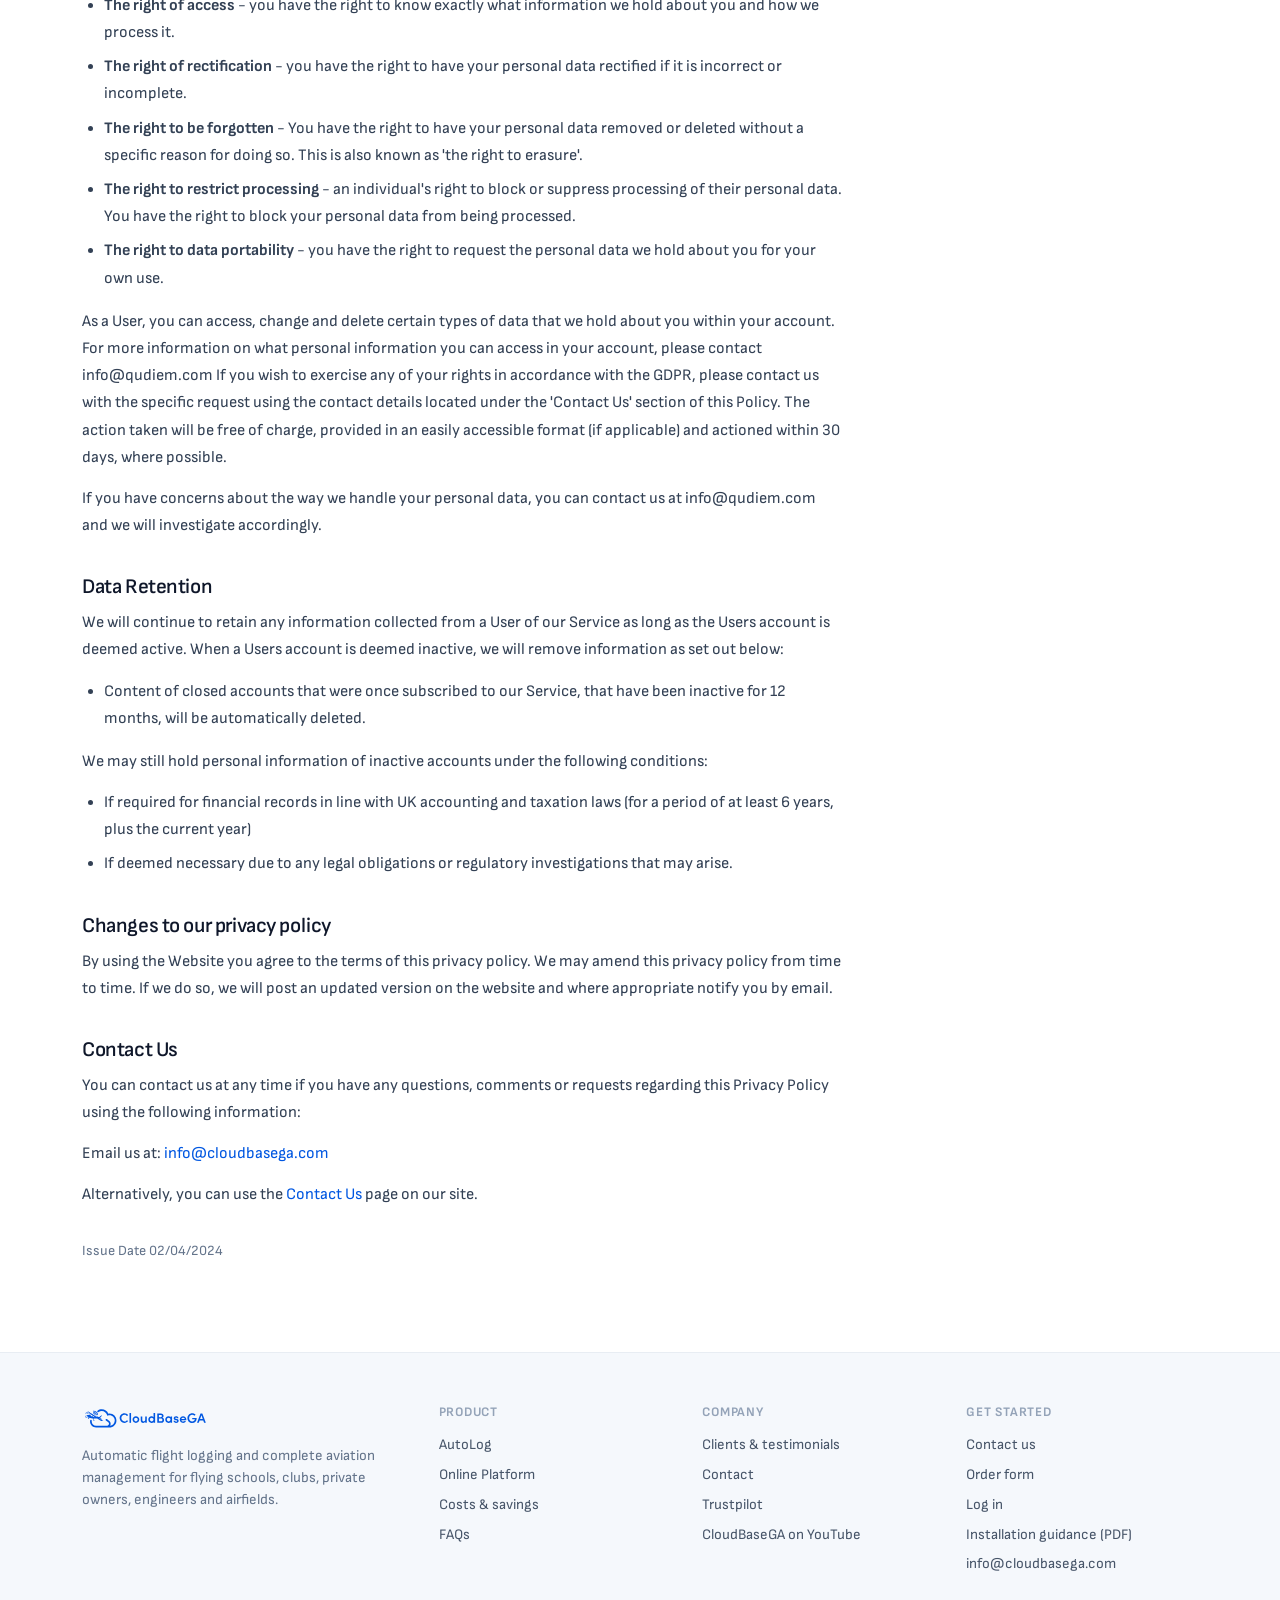
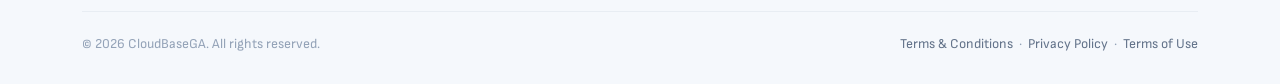
<file: privacy-policy.html>
<!DOCTYPE html>
<html lang="en-GB">
<head>
  <meta charset="UTF-8">
  <meta name="viewport" content="width=device-width, initial-scale=1">
  <title>Privacy Policy | CloudBaseGA</title>
  <meta name="description" content="How CavOK Ltd collects, uses, stores and protects your personal data when you use CloudBaseGA.">
  <link rel="canonical" href="https://www.cloudbasega.aero/privacy-policy.html">
  <meta name="theme-color" content="#0057e1">
  <link rel="icon" type="image/svg+xml" href="assets/brand/favicon.svg">
  <link rel="preload" href="assets/fonts/sofia-sans-latin-700.woff2" as="font" type="font/woff2" crossorigin>
  <link rel="preload" href="assets/fonts/sofia-sans-latin-400.woff2" as="font" type="font/woff2" crossorigin>
  <link rel="stylesheet" href="css/style.css?v=23">
</head>
<body>

<header class="site-header">
  <div class="container">
    <a class="brand" href="index.html" aria-label="CloudBaseGA home">
      <img src="assets/brand/logo-lockup-blue.svg" alt="CloudBaseGA">
    </a>
    <nav class="main-nav" aria-label="Main navigation">
      <a href="autolog.html">AutoLog</a>
      <a href="platform.html">Platform</a>
      <a href="pricing.html">Pricing</a>
      <a href="clients.html">Clients</a>
      <a href="faqs.html">FAQs</a>
      <a href="order-form.html">Order</a>
    </nav>
    <div class="nav-cta">
      <a class="btn btn-secondary btn-sm btn-login-desktop" href="https://www.cloudbasega.com/app" rel="noopener">Log in</a>
      <a class="btn btn-primary btn-sm" href="contact.html">Contact</a>
      <button class="nav-toggle" aria-expanded="false" aria-label="Toggle navigation">
        <svg width="20" height="20" viewBox="0 0 24 24" fill="none" stroke="currentColor" stroke-width="2" stroke-linecap="round"><line x1="4" y1="7" x2="20" y2="7"/><line x1="4" y1="12" x2="20" y2="12"/><line x1="4" y1="17" x2="20" y2="17"/></svg>
      </button>
    </div>
  </div>
</header>

<main>

  <section class="page-hero">
    <div class="container">
      <span class="eyebrow">Legal</span>
      <h1>Privacy Policy</h1>
      <p class="lead">How we collect, use and protect your personal data.</p>
    </div>
  </section>

  <section class="section">
    <div class="container">
      <div class="legal">
        <p>CavOK Ltd a company registered in England and Wales under company number 3284653 and with our registered office at 1 Park Road, Hampton Wick, Kingston-Upon-Thames, Surrey, KT1 4AS ("We" or "Us"). For the purpose of this Policy, CavOK Ltd. is the data controller and where applicable, the data processor of your information.</p>
        <p>This policy together with any other documents referred to on it sets out the basis of:</p>
        <ul>
          <li>What personal data we collect and why</li>
          <li>What we do with your personal data</li>
          <li>How we secure your personal data</li>
          <li>How you can change or delete your personal data</li>
        </ul>
        <p>Please read the following carefully to understand our views and practices your personal data and how we will treat it.</p>

        <h2>Definitions</h2>
        <dl>
          <dt>'Site'</dt>
          <dd>means the public area of cloudbasega.com.</dd>
          <dt>'Service'</dt>
          <dd>means the restricted area of cloudbasaega.com accessible via registration.</dd>
          <dt>'Client'</dt>
          <dd>means a customer of CavOK registered to use the Service.</dd>
          <dt>'User'</dt>
          <dd>means a person who has registered with a Client to use our Service.</dd>
          <dt>'Personal Data'</dt>
          <dd>means any information that can personally identify an individual.</dd>
        </dl>

        <h2>What Information We Collect</h2>
        <p>The legal basis in which we process information we collect is in order for us to provide the Service outlined in our Terms and Conditions and is in our (CavOK's) legitimate interests which are further explained in 'How We Use The Information Collected' section of this Policy.</p>
        <p>We may collect and process various forms of information when you use our Site or Service:</p>
        <p><strong>'User-Provided' Information</strong> - When you use our Site or Service you may provide Personal Data and as a result we may collect this. Personal data is any form of information that can identify an individual for example, name, e-mail address, mailing address, or billing information. Examples of when this information may be provided include, but are not limited to, when you contact us, when you place an order and subscribe to our services.</p>
        <p><strong>'Automatically Collected' Information</strong> - If you use our Site or Service we may automatically collect information about your computer, including, where available, your IP address, operating system and browser type. We achieve this by using cookies and other forms of technology. All of the information that is automatically collected is statistical data about our Users browsing actions and patterns.</p>
        <p><strong>'Client Collected' Information</strong> - We may collect personal data to ensure full functionality of the features provided depending on how you use our Service. For example, we may store names, mailing addresses and contact numbers (amongst other information) of your Users so you can provide features and functionality to your users through our Service. For this purpose, CavOK Ltd is the data processor. Each Client is responsible for providing notice to their Users detailing what Personal Data may be stored and processed through our Service, and the reasons for doing so.</p>
        <p><strong>'Third-Party' Information</strong> - Integrations from third-party services available through our Service will give us access to certain personal data in order for us to provide full functionality of the respective integration. For example, the Google Maps integration tool will give us access to Client's and their Users' location information required by the service. By agreeing to this Policy, you authorise us to access and store any Client or Users Personal Data, that may be required. As mentioned above, each Client is responsible for providing notice to their Users detailing what Personal Data may be stored and processed through our Service, and the reasons for doing so. We will only have access and thus use any Personal Data that is essential and will not disclose any of the information shared via these integrations. Please be aware that each third-party service will have their own privacy policy so be sure to check with each service for exactly what information they make available to us.</p>

        <h2>How We Use The Information Collected</h2>
        <p>We use the information that we collect in a variety of ways during the provision of our services and operation of our business, including the following:</p>
        <h3>Operations</h3>
        <ul>
          <li>To ensure that all the features we provide are available, functional and maintained as per the specifications advertised.</li>
          <li>To carry out our obligations arising from any contracts entered between you and us.</li>
          <li>To carry out any business essential administrative processes.</li>
          <li>To allow you to participate in interactive features of our Service, when you choose to do so.</li>
          <li>To enhance the Service we provide by developing new features, and improving functionality of existing features.</li>
        </ul>
        <h3>Communications</h3>
        <ul>
          <li>To enable our team to provide support to Users when requested or required to do so.</li>
          <li>Investigate any issues that arise from using our Service.</li>
          <li>To notify you of any changes to our Service.</li>
          <li>To provide any information you have requested or that we feel may be of genuine interest to you. These include updates about the services we offer, promotions and general business information which may or may not be connected to third parties we work with. You have the right to opt-out of receiving any promotional information as detailed below under 'Your Rights' of this policy.</li>
        </ul>
        <p>If you do not wish to be contacted please email us at: info@qudiem.com or use the Contact Us form on our site.</p>

        <h2>IP addresses and cookies</h2>
        <p>A cookie is a small file of letters and numbers that we store on your browser or the hard drive of your computer if you agree. Cookies contain information that is transferred to your computer's hard drive. They help us to improve our Site and to deliver a better and more personalised Service. By using our Site or Service, you agree to the use of cookies. You can find more information about the cookies we use and the purposes for which we use them below:</p>
        <p>We use the following cookies:</p>
        <ul>
          <li><strong>Strictly necessary cookies.</strong> These are cookies that are required for the operation of our Site. They include, for example, cookies that enable you to log into secure areas of our Site.</li>
          <li><strong>Analytical / performance cookies.</strong> They allow us to recognise and count the number of visitors and to see how visitors move around our Site when they are using it. This helps us to improve the way our Site works, for example, by ensuring that users are finding what they are looking for easily.</li>
          <li><strong>Functionality cookies.</strong> This enables us to personalise our content for you (for example, use of Google Maps).</li>
          <li><strong>Targeting cookies.</strong> These cookies record your visit to our Site, the pages you have visited and the links you have followed. We may also share this information with third parties for this purpose.</li>
        </ul>
        <p>They help us to improve our Site. You can choose to enable or disable Cookies in your internet browser. By default, most internet browsers accept Cookies but this can be changed. You can find out more information about cookies by visiting https://cookiesandyou.com/</p>
        <p>It is recommended that you ensure that your internet browser is up-to-date and that you consult the help and guidance provided by the developer of your internet browser if you are unsure about adjusting your privacy and cookie settings.</p>

        <h2>Analytics</h2>
        <p>We use Google Analytics to measure traffic to our Site and understand how Users move around and use our Service. We use this information to enhance the Site and Service we provide to ensure that Users get the best experience possible.</p>
        <p>By agreeing to this Privacy Policy, you agree to the use of Google Analytics. Google may use the data collected to assess activity on our site. As Google is a separate entity to us, it has its own https://policies.google.com/privacy which we recommend you review. Further information specific to Google analytics and how they secure the data collected can be found at https://support.google.com/analytics/answer/6004245</p>

        <h2>Other Sites</h2>
        <p>If you follow a link from our website, product or service to another site or service, this policy will no longer apply. We are not responsible for the information handling practices of third party sites or services and we encourage you to read the privacy policies appearing on those sites or services.</p>

        <h2>How we store the information we collect</h2>
        <p>Data security is of great importance to CavOK Ltd. and to protect your Data, all of which is stored in the UK, suitable physical, and electronic measures are in place to safeguard and secure collected Data. Our Site and Service have Secure Socket Layer (SSL) encryption present amongst other general security measures such as firewalls and password protection to certain areas of our Service.</p>
        <p>Where we have given you (or where you have chosen) a password which enables you to access certain parts of our site, you are responsible for keeping this password confidential. We ask you not to share passwords with anyone and to inform us immediately if you think a third party may have access to your password.</p>
        <p>Unfortunately, the transmission of information via the internet is not completely secure. Although we will do our best to protect your personal data, we cannot guarantee the security of your data transmitted to our Site; any transmission is at your own risk. Once we have received your information, we will use strict procedures and security features to try to prevent unauthorised access. We will, to the best of our knowledge, not process, store or transfer any data to any service that does not comply with the GDPR or have adequate security measures in place to protect your personal data.</p>

        <h2>Disclosure of information</h2>
        <p>We will only disclose your information to any third-parties as detailed in this Policy and under the following circumstances:</p>
        <ul>
          <li>third parties which supply services to us or which process information on our behalf (for example, payment providers and website hosts where relevant).</li>
          <li>another organisation if we sell or buy (or negotiate to sell or buy) any business or assets.</li>
          <li>another organisation to whom we transfer our agreement with you.</li>
          <li>we will disclose your information if we are required to by law. We may disclose your information to enforcement authorities if they ask us to, or to a third party in the context of actual or threatened legal proceedings, provided we can do so without breaching data protection laws.</li>
        </ul>

        <h2>Access to your information and your rights</h2>
        <p>We are committed to protecting and respecting your privacy within your account. Under the GDPR, as a User of our Service, you have several rights in relation to your personal data which include:</p>
        <ul>
          <li><strong>The right of access</strong> - you have the right to know exactly what information we hold about you and how we process it.</li>
          <li><strong>The right of rectification</strong> - you have the right to have your personal data rectified if it is incorrect or incomplete.</li>
          <li><strong>The right to be forgotten</strong> - You have the right to have your personal data removed or deleted without a specific reason for doing so. This is also known as 'the right to erasure'.</li>
          <li><strong>The right to restrict processing</strong> - an individual's right to block or suppress processing of their personal data. You have the right to block your personal data from being processed.</li>
          <li><strong>The right to data portability</strong> - you have the right to request the personal data we hold about you for your own use.</li>
        </ul>
        <p>As a User, you can access, change and delete certain types of data that we hold about you within your account. For more information on what personal information you can access in your account, please contact info@qudiem.com If you wish to exercise any of your rights in accordance with the GDPR, please contact us with the specific request using the contact details located under the 'Contact Us' section of this Policy. The action taken will be free of charge, provided in an easily accessible format (if applicable) and actioned within 30 days, where possible.</p>
        <p>If you have concerns about the way we handle your personal data, you can contact us at info@qudiem.com and we will investigate accordingly.</p>

        <h2>Data Retention</h2>
        <p>We will continue to retain any information collected from a User of our Service as long as the Users account is deemed active. When a Users account is deemed inactive, we will remove information as set out below:</p>
        <ul>
          <li>Content of closed accounts that were once subscribed to our Service, that have been inactive for 12 months, will be automatically deleted.</li>
        </ul>
        <p>We may still hold personal information of inactive accounts under the following conditions:</p>
        <ul>
          <li>If required for financial records in line with UK accounting and taxation laws (for a period of at least 6 years, plus the current year)</li>
          <li>If deemed necessary due to any legal obligations or regulatory investigations that may arise.</li>
        </ul>

        <h2>Changes to our privacy policy</h2>
        <p>By using the Website you agree to the terms of this privacy policy. We may amend this privacy policy from time to time. If we do so, we will post an updated version on the website and where appropriate notify you by email.</p>

        <h2>Contact Us</h2>
        <p>You can contact us at any time if you have any questions, comments or requests regarding this Privacy Policy using the following information:</p>
        <p>Email us at: <a href="mailto:info@cloudbasega.com">info@cloudbasega.com</a></p>
        <p>Alternatively, you can use the <a href="contact.html">Contact Us</a> page on our site.</p>

        <p class="legal-meta">Issue Date 02/04/2024</p>
      </div>
    </div>
  </section>

</main>

<footer class="site-footer">
  <div class="container">
    <div class="footer-grid">
      <div class="footer-brand">
        <img src="assets/brand/logo-lockup-blue.svg" alt="CloudBaseGA">
        <p>Automatic flight logging and complete aviation management for flying schools, clubs, private owners, engineers and airfields.</p>
      </div>
      <div>
        <h4>Product</h4>
        <ul>
          <li><a href="autolog.html">AutoLog</a></li>
          <li><a href="platform.html">Online Platform</a></li>
          <li><a href="pricing.html">Costs &amp; savings</a></li>
          <li><a href="faqs.html">FAQs</a></li>
        </ul>
      </div>
      <div>
        <h4>Company</h4>
        <ul>
          <li><a href="clients.html">Clients &amp; testimonials</a></li>
          <li><a href="contact.html">Contact</a></li>
          <li><a href="https://uk.trustpilot.com/review/cloudbasega.com" rel="noopener">Trustpilot</a></li>
          <li><a href="https://www.youtube.com/watch?v=VIAS7--50Vc" rel="noopener">CloudBaseGA on YouTube</a></li>
        </ul>
      </div>
      <div>
        <h4>Get started</h4>
        <ul>
          <li><a href="contact.html">Contact us</a></li>
          <li><a href="order-form.html">Order form</a></li>
          <li><a href="https://www.cloudbasega.com/app" rel="noopener">Log in</a></li>
          <li><a href="https://www.cloudbasega.com/AutoLog-FM%20Installation%20Guidance.pdf" rel="noopener">Installation guidance (PDF)</a></li>
          <li><a href="mailto:info@cloudbasega.com">info@cloudbasega.com</a></li>
        </ul>
      </div>
    </div>
    <div class="footer-legal">
      <span>&copy; <span data-year>2026</span> CloudBaseGA. All rights reserved.</span>
      <span>
        <a href="terms-and-conditions.html">Terms &amp; Conditions</a> &nbsp;&middot;&nbsp;
        <a href="privacy-policy.html">Privacy Policy</a> &nbsp;&middot;&nbsp;
        <a href="terms-of-use.html">Terms of Use</a>
      </span>
    </div>
  </div>
</footer>

<script src="js/main.js?v=8"></script>
</body>
</html>
</file>
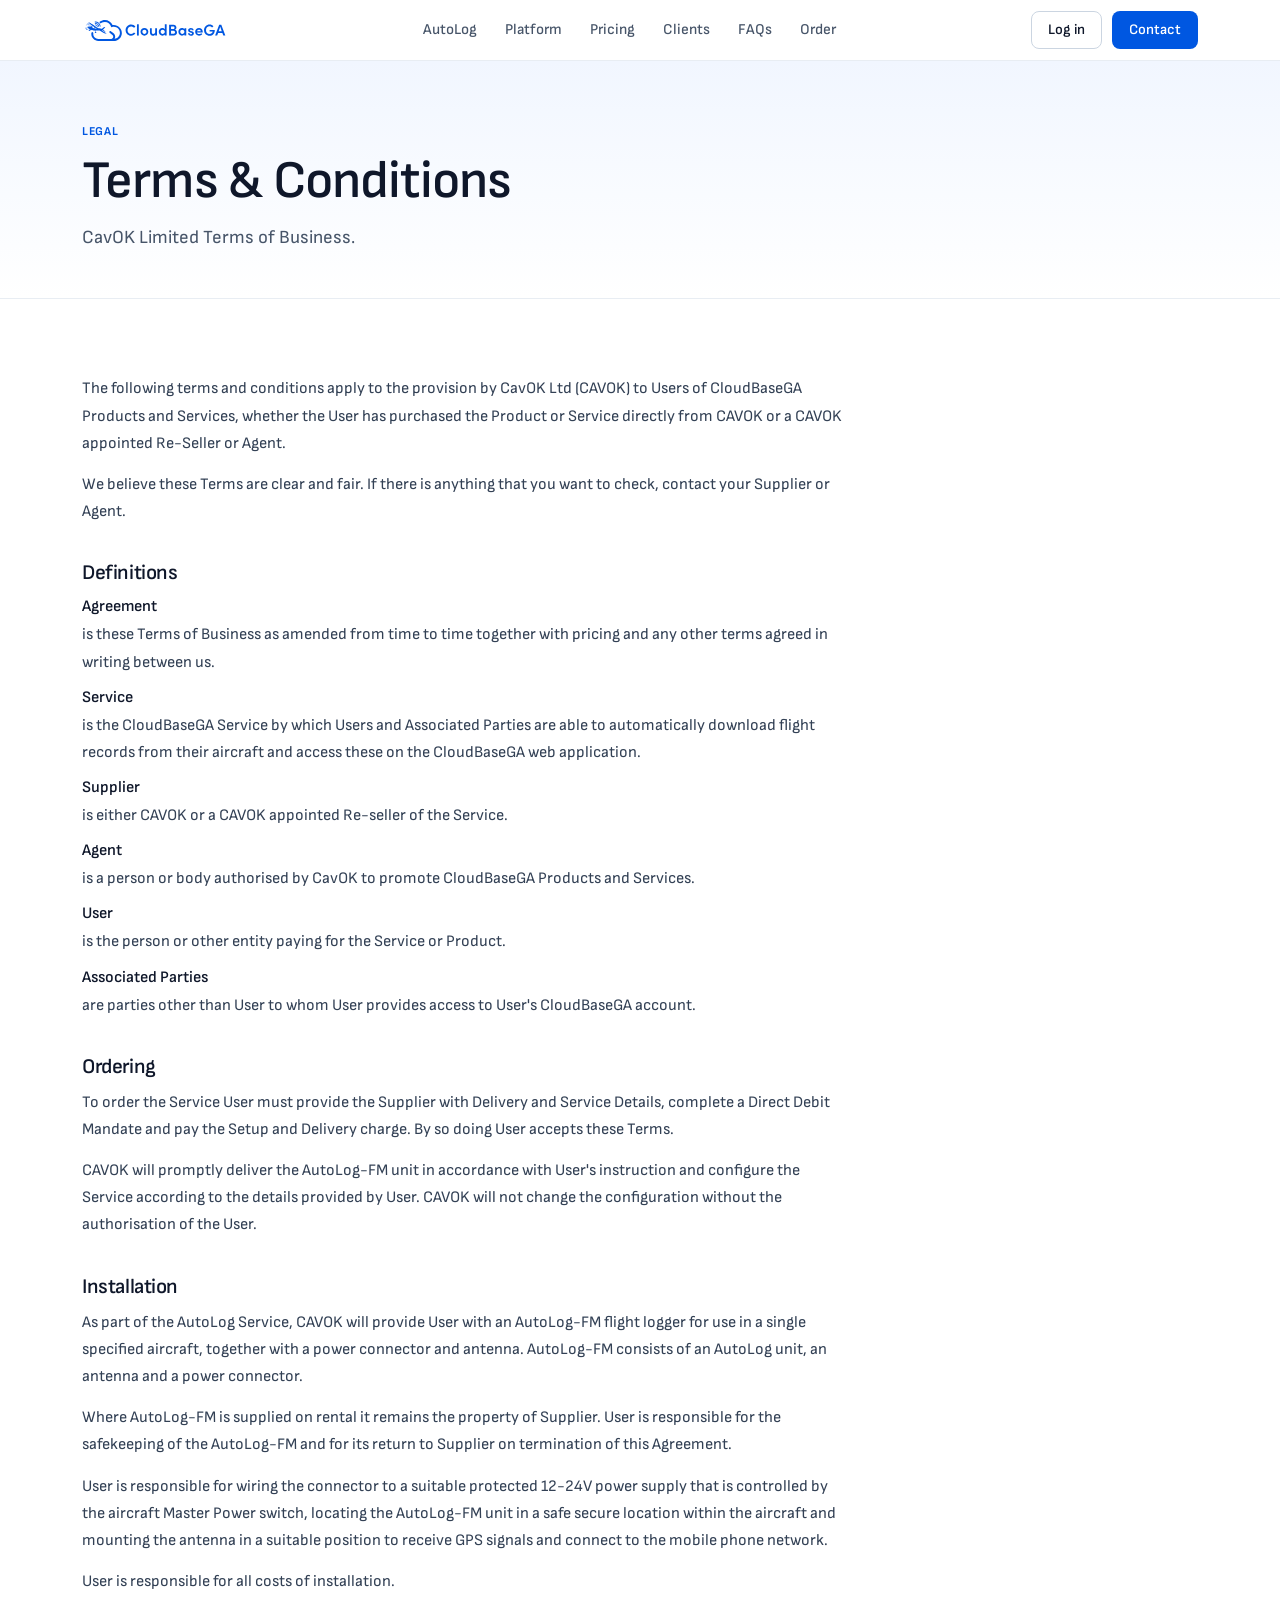
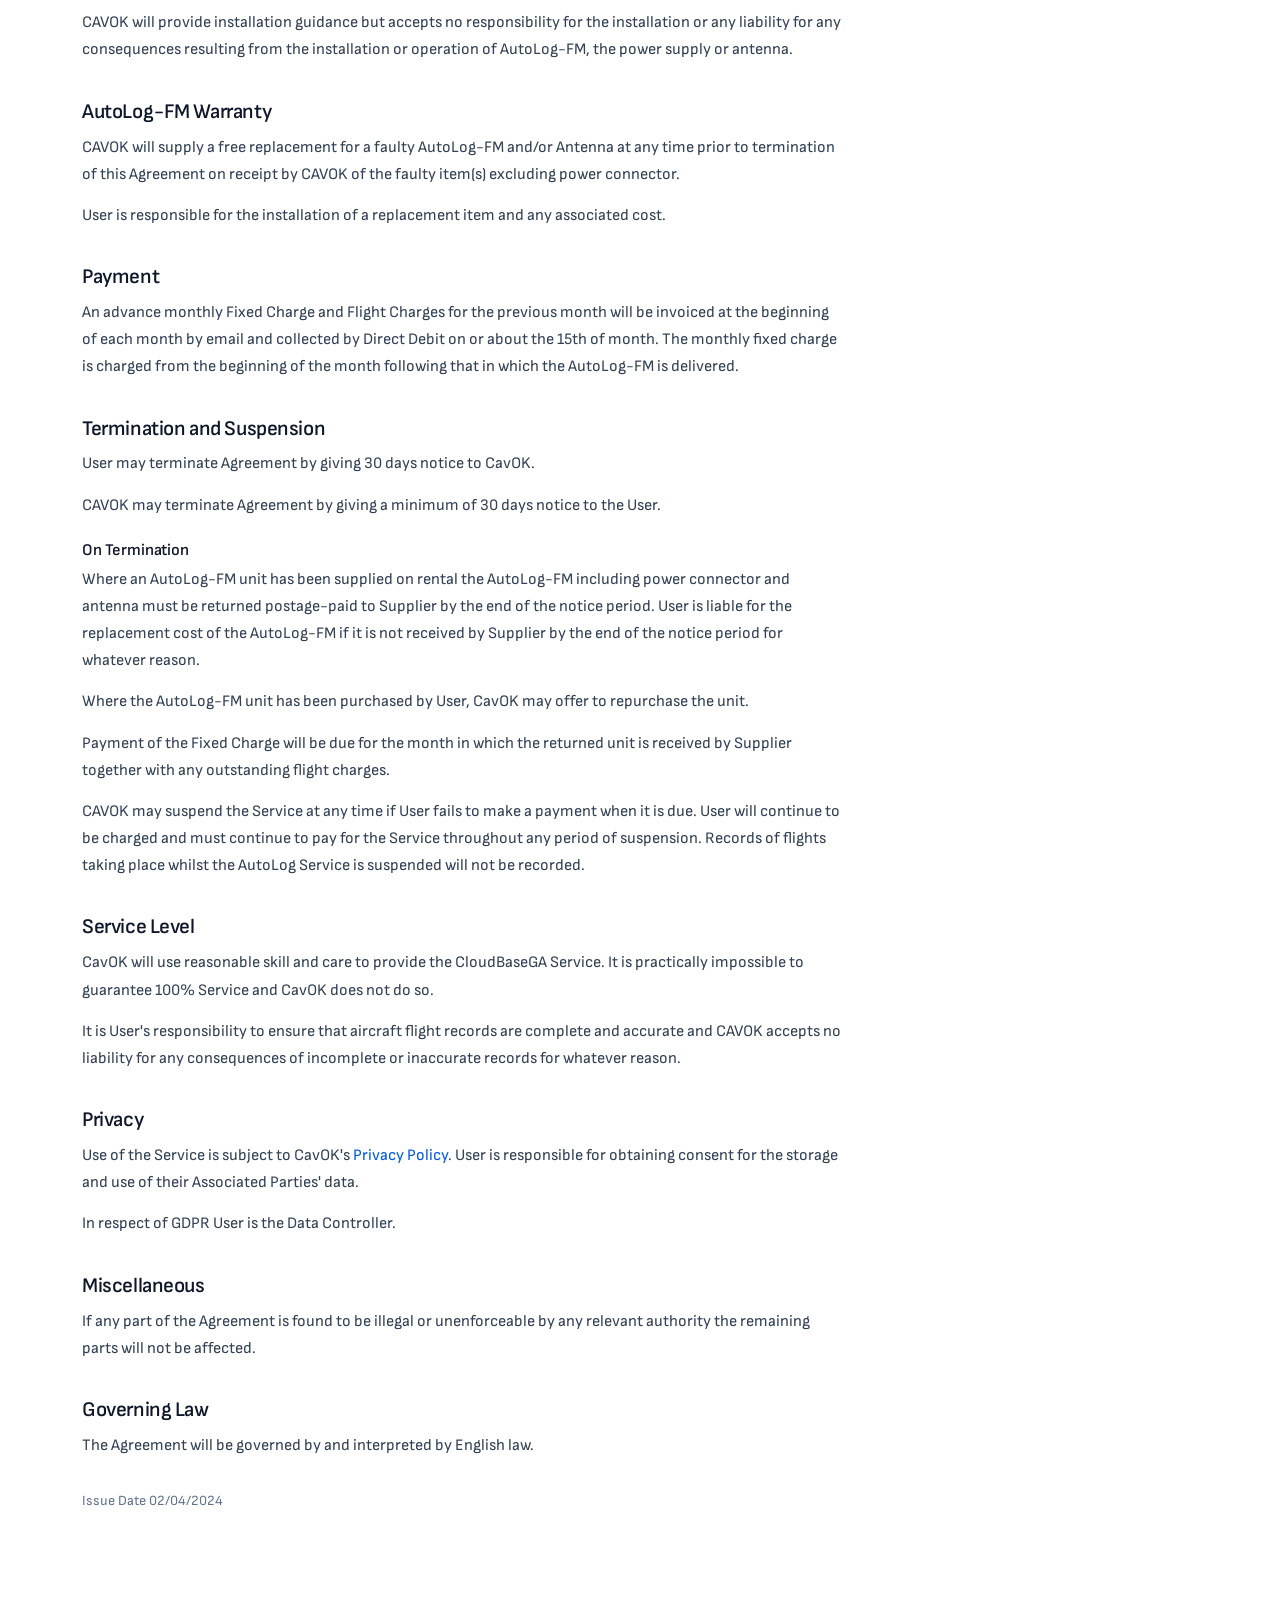
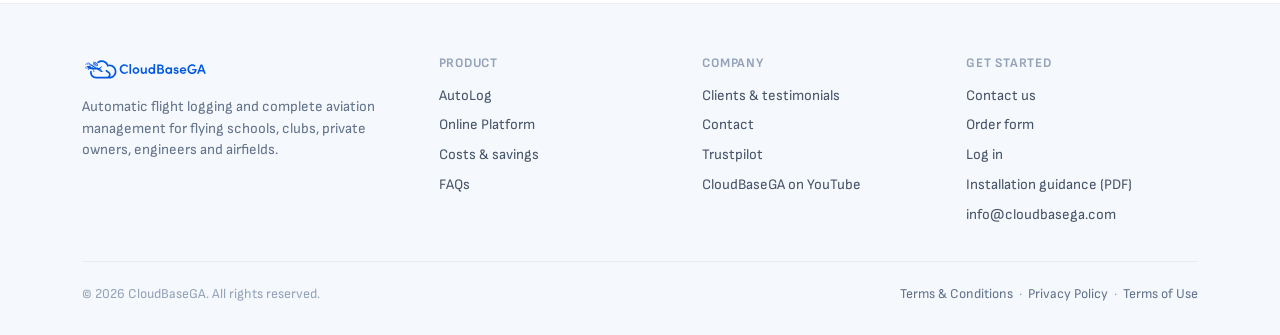
<file: terms-and-conditions.html>
<!DOCTYPE html>
<html lang="en-GB">
<head>
  <meta charset="UTF-8">
  <meta name="viewport" content="width=device-width, initial-scale=1">
  <title>Terms &amp; Conditions | CloudBaseGA</title>
  <meta name="description" content="CavOK Limited Terms of Business for the supply of CloudBaseGA products and services.">
  <link rel="canonical" href="https://www.cloudbasega.aero/terms-and-conditions.html">
  <meta name="theme-color" content="#0057e1">
  <link rel="icon" type="image/svg+xml" href="assets/brand/favicon.svg">
  <link rel="preload" href="assets/fonts/sofia-sans-latin-700.woff2" as="font" type="font/woff2" crossorigin>
  <link rel="preload" href="assets/fonts/sofia-sans-latin-400.woff2" as="font" type="font/woff2" crossorigin>
  <link rel="stylesheet" href="css/style.css?v=23">
</head>
<body>

<header class="site-header">
  <div class="container">
    <a class="brand" href="index.html" aria-label="CloudBaseGA home">
      <img src="assets/brand/logo-lockup-blue.svg" alt="CloudBaseGA">
    </a>
    <nav class="main-nav" aria-label="Main navigation">
      <a href="autolog.html">AutoLog</a>
      <a href="platform.html">Platform</a>
      <a href="pricing.html">Pricing</a>
      <a href="clients.html">Clients</a>
      <a href="faqs.html">FAQs</a>
      <a href="order-form.html">Order</a>
    </nav>
    <div class="nav-cta">
      <a class="btn btn-secondary btn-sm btn-login-desktop" href="https://www.cloudbasega.com/app" rel="noopener">Log in</a>
      <a class="btn btn-primary btn-sm" href="contact.html">Contact</a>
      <button class="nav-toggle" aria-expanded="false" aria-label="Toggle navigation">
        <svg width="20" height="20" viewBox="0 0 24 24" fill="none" stroke="currentColor" stroke-width="2" stroke-linecap="round"><line x1="4" y1="7" x2="20" y2="7"/><line x1="4" y1="12" x2="20" y2="12"/><line x1="4" y1="17" x2="20" y2="17"/></svg>
      </button>
    </div>
  </div>
</header>

<main>

  <section class="page-hero">
    <div class="container">
      <span class="eyebrow">Legal</span>
      <h1>Terms &amp; Conditions</h1>
      <p class="lead">CavOK Limited Terms of Business.</p>
    </div>
  </section>

  <section class="section">
    <div class="container">
      <div class="legal">
        <p>The following terms and conditions apply to the provision by CavOK Ltd (CAVOK) to Users of CloudBaseGA Products and Services, whether the User has purchased the Product or Service directly from CAVOK or a CAVOK appointed Re-Seller or Agent.</p>
        <p>We believe these Terms are clear and fair. If there is anything that you want to check, contact your Supplier or Agent.</p>

        <h2>Definitions</h2>
        <dl>
          <dt>Agreement</dt>
          <dd>is these Terms of Business as amended from time to time together with pricing and any other terms agreed in writing between us.</dd>
          <dt>Service</dt>
          <dd>is the CloudBaseGA Service by which Users and Associated Parties are able to automatically download flight records from their aircraft and access these on the CloudBaseGA web application.</dd>
          <dt>Supplier</dt>
          <dd>is either CAVOK or a CAVOK appointed Re-seller of the Service.</dd>
          <dt>Agent</dt>
          <dd>is a person or body authorised by CavOK to promote CloudBaseGA Products and Services.</dd>
          <dt>User</dt>
          <dd>is the person or other entity paying for the Service or Product.</dd>
          <dt>Associated Parties</dt>
          <dd>are parties other than User to whom User provides access to User's CloudBaseGA account.</dd>
        </dl>

        <h2>Ordering</h2>
        <p>To order the Service User must provide the Supplier with Delivery and Service Details, complete a Direct Debit Mandate and pay the Setup and Delivery charge. By so doing User accepts these Terms.</p>
        <p>CAVOK will promptly deliver the AutoLog-FM unit in accordance with User's instruction and configure the Service according to the details provided by User. CAVOK will not change the configuration without the authorisation of the User.</p>

        <h2>Installation</h2>
        <p>As part of the AutoLog Service, CAVOK will provide User with an AutoLog-FM flight logger for use in a single specified aircraft, together with a power connector and antenna. AutoLog-FM consists of an AutoLog unit, an antenna and a power connector.</p>
        <p>Where AutoLog-FM is supplied on rental it remains the property of Supplier. User is responsible for the safekeeping of the AutoLog-FM and for its return to Supplier on termination of this Agreement.</p>
        <p>User is responsible for wiring the connector to a suitable protected 12-24V power supply that is controlled by the aircraft Master Power switch, locating the AutoLog-FM unit in a safe secure location within the aircraft and mounting the antenna in a suitable position to receive GPS signals and connect to the mobile phone network.</p>
        <p>User is responsible for all costs of installation.</p>
        <p>CAVOK will provide installation guidance but accepts no responsibility for the installation or any liability for any consequences resulting from the installation or operation of AutoLog-FM, the power supply or antenna.</p>

        <h2>AutoLog-FM Warranty</h2>
        <p>CAVOK will supply a free replacement for a faulty AutoLog-FM and/or Antenna at any time prior to termination of this Agreement on receipt by CAVOK of the faulty item(s) excluding power connector.</p>
        <p>User is responsible for the installation of a replacement item and any associated cost.</p>

        <h2>Payment</h2>
        <p>An advance monthly Fixed Charge and Flight Charges for the previous month will be invoiced at the beginning of each month by email and collected by Direct Debit on or about the 15th of month. The monthly fixed charge is charged from the beginning of the month following that in which the AutoLog-FM is delivered.</p>

        <h2>Termination and Suspension</h2>
        <p>User may terminate Agreement by giving 30 days notice to CavOK.</p>
        <p>CAVOK may terminate Agreement by giving a minimum of 30 days notice to the User.</p>
        <h3>On Termination</h3>
        <p>Where an AutoLog-FM unit has been supplied on rental the AutoLog-FM including power connector and antenna must be returned postage-paid to Supplier by the end of the notice period. User is liable for the replacement cost of the AutoLog-FM if it is not received by Supplier by the end of the notice period for whatever reason.</p>
        <p>Where the AutoLog-FM unit has been purchased by User, CavOK may offer to repurchase the unit.</p>
        <p>Payment of the Fixed Charge will be due for the month in which the returned unit is received by Supplier together with any outstanding flight charges.</p>
        <p>CAVOK may suspend the Service at any time if User fails to make a payment when it is due. User will continue to be charged and must continue to pay for the Service throughout any period of suspension. Records of flights taking place whilst the AutoLog Service is suspended will not be recorded.</p>

        <h2>Service Level</h2>
        <p>CavOK will use reasonable skill and care to provide the CloudBaseGA Service. It is practically impossible to guarantee 100% Service and CavOK does not do so.</p>
        <p>It is User's responsibility to ensure that aircraft flight records are complete and accurate and CAVOK accepts no liability for any consequences of incomplete or inaccurate records for whatever reason.</p>

        <h2>Privacy</h2>
        <p>Use of the Service is subject to CavOK's <a href="privacy-policy.html">Privacy Policy</a>. User is responsible for obtaining consent for the storage and use of their Associated Parties' data.</p>
        <p>In respect of GDPR User is the Data Controller.</p>

        <h2>Miscellaneous</h2>
        <p>If any part of the Agreement is found to be illegal or unenforceable by any relevant authority the remaining parts will not be affected.</p>

        <h2>Governing Law</h2>
        <p>The Agreement will be governed by and interpreted by English law.</p>

        <p class="legal-meta">Issue Date 02/04/2024</p>
      </div>
    </div>
  </section>

</main>

<footer class="site-footer">
  <div class="container">
    <div class="footer-grid">
      <div class="footer-brand">
        <img src="assets/brand/logo-lockup-blue.svg" alt="CloudBaseGA">
        <p>Automatic flight logging and complete aviation management for flying schools, clubs, private owners, engineers and airfields.</p>
      </div>
      <div>
        <h4>Product</h4>
        <ul>
          <li><a href="autolog.html">AutoLog</a></li>
          <li><a href="platform.html">Online Platform</a></li>
          <li><a href="pricing.html">Costs &amp; savings</a></li>
          <li><a href="faqs.html">FAQs</a></li>
        </ul>
      </div>
      <div>
        <h4>Company</h4>
        <ul>
          <li><a href="clients.html">Clients &amp; testimonials</a></li>
          <li><a href="contact.html">Contact</a></li>
          <li><a href="https://uk.trustpilot.com/review/cloudbasega.com" rel="noopener">Trustpilot</a></li>
          <li><a href="https://www.youtube.com/watch?v=VIAS7--50Vc" rel="noopener">CloudBaseGA on YouTube</a></li>
        </ul>
      </div>
      <div>
        <h4>Get started</h4>
        <ul>
          <li><a href="contact.html">Contact us</a></li>
          <li><a href="order-form.html">Order form</a></li>
          <li><a href="https://www.cloudbasega.com/app" rel="noopener">Log in</a></li>
          <li><a href="https://www.cloudbasega.com/AutoLog-FM%20Installation%20Guidance.pdf" rel="noopener">Installation guidance (PDF)</a></li>
          <li><a href="mailto:info@cloudbasega.com">info@cloudbasega.com</a></li>
        </ul>
      </div>
    </div>
    <div class="footer-legal">
      <span>&copy; <span data-year>2026</span> CloudBaseGA. All rights reserved.</span>
      <span>
        <a href="terms-and-conditions.html">Terms &amp; Conditions</a> &nbsp;&middot;&nbsp;
        <a href="privacy-policy.html">Privacy Policy</a> &nbsp;&middot;&nbsp;
        <a href="terms-of-use.html">Terms of Use</a>
      </span>
    </div>
  </div>
</footer>

<script src="js/main.js?v=8"></script>
</body>
</html>
</file>
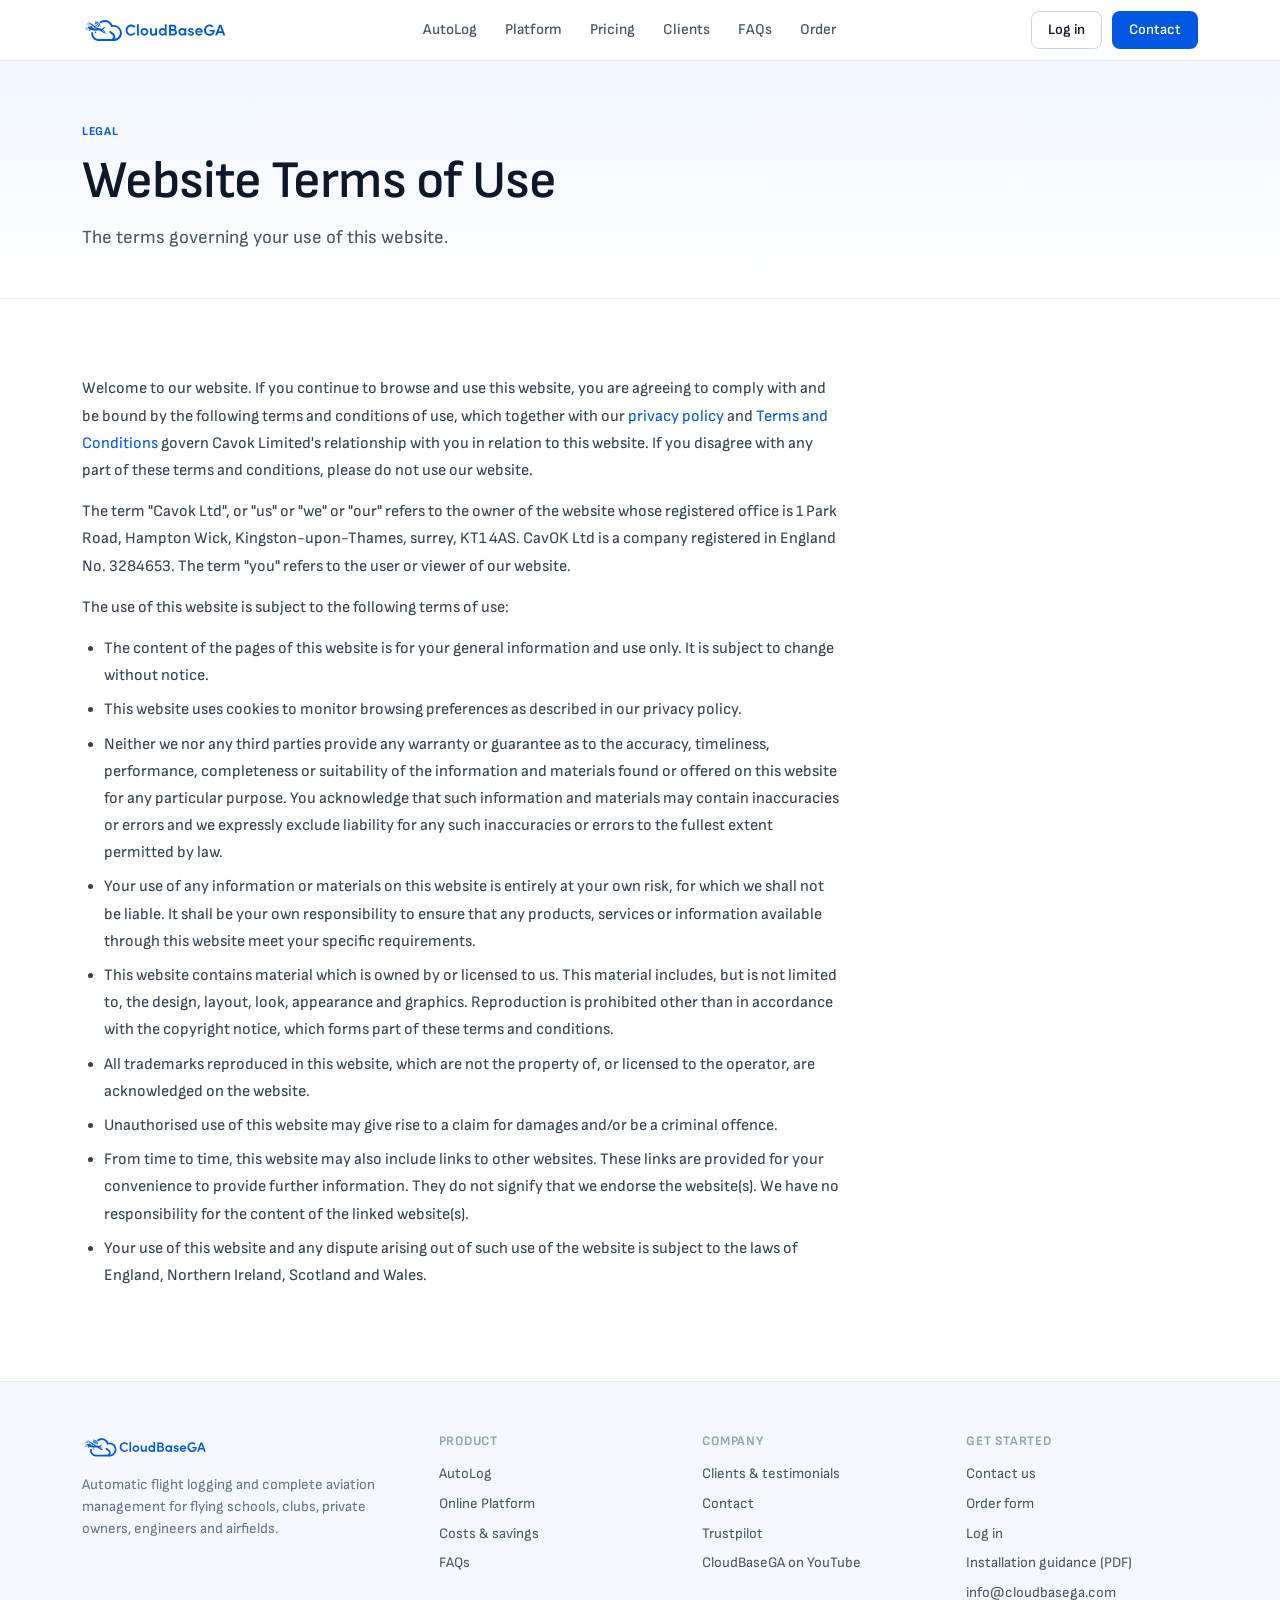
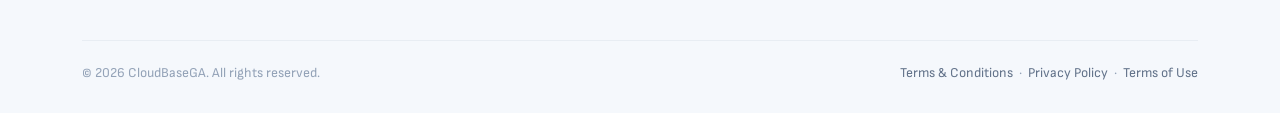
<file: terms-of-use.html>
<!DOCTYPE html>
<html lang="en-GB">
<head>
  <meta charset="UTF-8">
  <meta name="viewport" content="width=device-width, initial-scale=1">
  <title>Terms of Use | CloudBaseGA</title>
  <meta name="description" content="The terms of use governing your use of the CloudBaseGA website.">
  <link rel="canonical" href="https://www.cloudbasega.aero/terms-of-use.html">
  <meta name="theme-color" content="#0057e1">
  <link rel="icon" type="image/svg+xml" href="assets/brand/favicon.svg">
  <link rel="preload" href="assets/fonts/sofia-sans-latin-700.woff2" as="font" type="font/woff2" crossorigin>
  <link rel="preload" href="assets/fonts/sofia-sans-latin-400.woff2" as="font" type="font/woff2" crossorigin>
  <link rel="stylesheet" href="css/style.css?v=23">
</head>
<body>

<header class="site-header">
  <div class="container">
    <a class="brand" href="index.html" aria-label="CloudBaseGA home">
      <img src="assets/brand/logo-lockup-blue.svg" alt="CloudBaseGA">
    </a>
    <nav class="main-nav" aria-label="Main navigation">
      <a href="autolog.html">AutoLog</a>
      <a href="platform.html">Platform</a>
      <a href="pricing.html">Pricing</a>
      <a href="clients.html">Clients</a>
      <a href="faqs.html">FAQs</a>
      <a href="order-form.html">Order</a>
    </nav>
    <div class="nav-cta">
      <a class="btn btn-secondary btn-sm btn-login-desktop" href="https://www.cloudbasega.com/app" rel="noopener">Log in</a>
      <a class="btn btn-primary btn-sm" href="contact.html">Contact</a>
      <button class="nav-toggle" aria-expanded="false" aria-label="Toggle navigation">
        <svg width="20" height="20" viewBox="0 0 24 24" fill="none" stroke="currentColor" stroke-width="2" stroke-linecap="round"><line x1="4" y1="7" x2="20" y2="7"/><line x1="4" y1="12" x2="20" y2="12"/><line x1="4" y1="17" x2="20" y2="17"/></svg>
      </button>
    </div>
  </div>
</header>

<main>

  <section class="page-hero">
    <div class="container">
      <span class="eyebrow">Legal</span>
      <h1>Website Terms of Use</h1>
      <p class="lead">The terms governing your use of this website.</p>
    </div>
  </section>

  <section class="section">
    <div class="container">
      <div class="legal">
        <p>Welcome to our website. If you continue to browse and use this website, you are agreeing to comply with and be bound by the following terms and conditions of use, which together with our <a href="privacy-policy.html">privacy policy</a> and <a href="terms-and-conditions.html">Terms and Conditions</a> govern Cavok Limited's relationship with you in relation to this website. If you disagree with any part of these terms and conditions, please do not use our website.</p>
        <p>The term "Cavok Ltd", or "us" or "we" or "our" refers to the owner of the website whose registered office is 1 Park Road, Hampton Wick, Kingston-upon-Thames, surrey, KT1 4AS. CavOK Ltd is a company registered in England No. 3284653. The term "you" refers to the user or viewer of our website.</p>
        <p>The use of this website is subject to the following terms of use:</p>
        <ul>
          <li>The content of the pages of this website is for your general information and use only. It is subject to change without notice.</li>
          <li>This website uses cookies to monitor browsing preferences as described in our privacy policy.</li>
          <li>Neither we nor any third parties provide any warranty or guarantee as to the accuracy, timeliness, performance, completeness or suitability of the information and materials found or offered on this website for any particular purpose. You acknowledge that such information and materials may contain inaccuracies or errors and we expressly exclude liability for any such inaccuracies or errors to the fullest extent permitted by law.</li>
          <li>Your use of any information or materials on this website is entirely at your own risk, for which we shall not be liable. It shall be your own responsibility to ensure that any products, services or information available through this website meet your specific requirements.</li>
          <li>This website contains material which is owned by or licensed to us. This material includes, but is not limited to, the design, layout, look, appearance and graphics. Reproduction is prohibited other than in accordance with the copyright notice, which forms part of these terms and conditions.</li>
          <li>All trademarks reproduced in this website, which are not the property of, or licensed to the operator, are acknowledged on the website.</li>
          <li>Unauthorised use of this website may give rise to a claim for damages and/or be a criminal offence.</li>
          <li>From time to time, this website may also include links to other websites. These links are provided for your convenience to provide further information. They do not signify that we endorse the website(s). We have no responsibility for the content of the linked website(s).</li>
          <li>Your use of this website and any dispute arising out of such use of the website is subject to the laws of England, Northern Ireland, Scotland and Wales.</li>
        </ul>
      </div>
    </div>
  </section>

</main>

<footer class="site-footer">
  <div class="container">
    <div class="footer-grid">
      <div class="footer-brand">
        <img src="assets/brand/logo-lockup-blue.svg" alt="CloudBaseGA">
        <p>Automatic flight logging and complete aviation management for flying schools, clubs, private owners, engineers and airfields.</p>
      </div>
      <div>
        <h4>Product</h4>
        <ul>
          <li><a href="autolog.html">AutoLog</a></li>
          <li><a href="platform.html">Online Platform</a></li>
          <li><a href="pricing.html">Costs &amp; savings</a></li>
          <li><a href="faqs.html">FAQs</a></li>
        </ul>
      </div>
      <div>
        <h4>Company</h4>
        <ul>
          <li><a href="clients.html">Clients &amp; testimonials</a></li>
          <li><a href="contact.html">Contact</a></li>
          <li><a href="https://uk.trustpilot.com/review/cloudbasega.com" rel="noopener">Trustpilot</a></li>
          <li><a href="https://www.youtube.com/watch?v=VIAS7--50Vc" rel="noopener">CloudBaseGA on YouTube</a></li>
        </ul>
      </div>
      <div>
        <h4>Get started</h4>
        <ul>
          <li><a href="contact.html">Contact us</a></li>
          <li><a href="order-form.html">Order form</a></li>
          <li><a href="https://www.cloudbasega.com/app" rel="noopener">Log in</a></li>
          <li><a href="https://www.cloudbasega.com/AutoLog-FM%20Installation%20Guidance.pdf" rel="noopener">Installation guidance (PDF)</a></li>
          <li><a href="mailto:info@cloudbasega.com">info@cloudbasega.com</a></li>
        </ul>
      </div>
    </div>
    <div class="footer-legal">
      <span>&copy; <span data-year>2026</span> CloudBaseGA. All rights reserved.</span>
      <span>
        <a href="terms-and-conditions.html">Terms &amp; Conditions</a> &nbsp;&middot;&nbsp;
        <a href="privacy-policy.html">Privacy Policy</a> &nbsp;&middot;&nbsp;
        <a href="terms-of-use.html">Terms of Use</a>
      </span>
    </div>
  </div>
</footer>

<script src="js/main.js?v=8"></script>
</body>
</html>
</file>
<file: css/style.css>
/* ==========================================================================
   CloudBaseGA — marketing site stylesheet
   Brand: blue #0057e1 · Sofia Sans · cool slate neutrals · flat, calm, precise
   ========================================================================== */

/* Sofia Sans — self-hosted (brand substitute for licensed Sofia Pro).
   Bundled locally so the brand face always renders, with no dependency on an
   external font host. Files: assets/fonts/sofia-sans-latin-{weight}.woff2 */
@font-face { font-family: "Sofia Sans"; font-style: normal; font-weight: 400; font-display: swap; src: url("../assets/fonts/sofia-sans-latin-400.woff2") format("woff2"); }
@font-face { font-family: "Sofia Sans"; font-style: normal; font-weight: 500; font-display: swap; src: url("../assets/fonts/sofia-sans-latin-500.woff2") format("woff2"); }
@font-face { font-family: "Sofia Sans"; font-style: normal; font-weight: 600; font-display: swap; src: url("../assets/fonts/sofia-sans-latin-600.woff2") format("woff2"); }
@font-face { font-family: "Sofia Sans"; font-style: normal; font-weight: 700; font-display: swap; src: url("../assets/fonts/sofia-sans-latin-700.woff2") format("woff2"); }
@font-face { font-family: "Sofia Sans"; font-style: normal; font-weight: 800; font-display: swap; src: url("../assets/fonts/sofia-sans-latin-800.woff2") format("woff2"); }

:root {
  /* Brand */
  --primary: #0057e1;
  --primary-hover: #0047c1;
  --primary-active: #003ba3;
  --primary-light: #e8f0ff;
  --primary-tint: #eef4ff;
  --primary-surface: #f1f6ff;
  --primary-border: #dce8ff;
  --focus-ring: rgba(0, 87, 225, 0.15);

  /* Neutrals */
  --gray-0: #ffffff;
  --gray-50: #f5f8fc;
  --gray-100: #f1f5f9;
  --gray-200: #e8edf3;
  --gray-300: #cbd5e1;
  --gray-400: #94a3b8;
  --gray-500: #64748b;
  --gray-600: #475569;
  --gray-700: #334155;
  --gray-900: #0f172a;

  /* Status */
  --success: #16a34a;
  --success-text: #15803d;
  --success-bg: #ecfdf3;
  --success-border: #bbf7d0;
  --warning-text: #92671a;
  --warning-bg: #fffbeb;
  --warning-border: #fde68a;
  --danger: #dc2626;
  --danger-bg: #fef2f2;

  /* Type */
  --font-sans: "Sofia Sans", "Sofia Pro", -apple-system, BlinkMacSystemFont, "Segoe UI", Roboto, sans-serif;
  --font-mono: ui-monospace, "SF Mono", Menlo, Consolas, monospace;

  /* Shape */
  --radius-md: 8px;
  --radius-lg: 12px;
  --radius-xl: 14px;
  --shadow-xs: 0 1px 2px rgba(15, 23, 42, 0.06);
  --shadow-md: 0 4px 6px -1px rgb(0 0 0 / 0.1), 0 2px 4px -2px rgb(0 0 0 / 0.1);
  --shadow-brand: 0 6px 22px rgba(0, 87, 225, 0.12);

  --nav-h: 60px;
  --content-w: 1160px;
}

/* Base ------------------------------------------------------------------- */
*, *::before, *::after { box-sizing: border-box; }
html { scroll-behavior: smooth; }
@media (prefers-reduced-motion: reduce) {
  html { scroll-behavior: auto; }
  *, *::before, *::after { animation: none !important; transition: none !important; }
}
body {
  margin: 0;
  font-family: var(--font-sans);
  font-size: 16px;
  line-height: 1.5;
  color: var(--gray-900);
  background: var(--gray-0);
  -webkit-font-smoothing: antialiased;
}
img { max-width: 100%; height: auto; display: block; }
a { color: var(--primary); text-decoration: none; }
a:hover { color: var(--primary-hover); }
h1, h2, h3, h4 { line-height: 1.15; letter-spacing: -0.01em; margin: 0 0 0.5em; font-weight: 600; }
h1 { font-size: clamp(2.1rem, 5.5vw, 3.3rem); letter-spacing: -0.02em; }
h2 { font-size: clamp(1.55rem, 3.5vw, 2.1rem); letter-spacing: -0.02em; }
h3 { font-size: 1.19rem; }
p { margin: 0 0 1em; }
.lead { font-size: 1.16rem; color: var(--gray-600); line-height: 1.55; }
.mono { font-family: var(--font-mono); letter-spacing: 0.02em; font-size: 0.95em; }
:focus-visible { outline: none; box-shadow: 0 0 0 3px var(--focus-ring); border-radius: 4px; }

.container { max-width: var(--content-w); margin: 0 auto; padding: 0 22px; }

.eyebrow {
  display: inline-block;
  font-size: 12px;
  font-weight: 700;
  letter-spacing: 0.06em;
  text-transform: uppercase;
  color: var(--primary);
  margin-bottom: 10px;
}

/* Header ------------------------------------------------------------------ */
.site-header {
  position: sticky; top: 0; z-index: 100;
  background: rgba(255, 255, 255, 0.94);
  backdrop-filter: blur(8px);
  border-bottom: 1px solid var(--gray-200);
}
.site-header .container {
  height: var(--nav-h);
  display: flex; align-items: center; justify-content: space-between; gap: 18px;
}
.brand { display: flex; align-items: center; gap: 10px; flex-shrink: 0; }
.brand img { height: 30px; width: auto; }
.main-nav { display: flex; align-items: center; gap: 4px; }
.main-nav a {
  padding: 8px 12px;
  font-size: 15px; font-weight: 500;
  color: var(--gray-600);
  border-radius: var(--radius-md);
  transition: background 150ms ease, color 150ms ease;
}
.main-nav a:hover { color: var(--gray-900); background: var(--gray-50); }
.main-nav a.active { color: var(--primary); background: var(--primary-tint); font-weight: 600; }
.nav-cta { display: flex; align-items: center; gap: 10px; }

.nav-toggle {
  display: none;
  background: none; border: 1px solid var(--gray-200); border-radius: var(--radius-md);
  width: 42px; height: 42px; cursor: pointer; color: var(--gray-600);
  align-items: center; justify-content: center;
}

/* Buttons ----------------------------------------------------------------- */
.btn {
  display: inline-flex; align-items: center; justify-content: center; gap: 8px;
  height: 44px; padding: 0 22px;
  font-family: inherit; font-size: 15.5px; font-weight: 600;
  border-radius: var(--radius-md); border: 1px solid transparent;
  cursor: pointer; white-space: nowrap;
  transition: background 150ms ease, border-color 150ms ease, color 150ms ease;
}
.btn-primary { background: var(--primary); color: #fff; }
.btn-primary:hover { background: var(--primary-hover); color: #fff; }
.btn-secondary { background: #fff; color: var(--gray-900); border-color: var(--gray-300); }
.btn-secondary:hover { border-color: var(--gray-400); color: var(--gray-900); }
.btn-tinted { background: var(--primary-light); color: var(--primary); }
.btn-tinted:hover { background: var(--primary-tint); color: var(--primary-hover); }
.btn-sm { height: 38px; padding: 0 16px; font-size: 14.5px; }
.btn-lg { height: 50px; padding: 0 28px; font-size: 16.5px; }

/* Hero -------------------------------------------------------------------- */
.hero {
  background: linear-gradient(180deg, var(--primary-surface) 0%, #fff 100%);
  border-bottom: 1px solid var(--gray-200);
  padding: 72px 0 64px;
}
.hero-grid {
  display: grid; grid-template-columns: 1.05fr 0.95fr;
  gap: 56px; align-items: center;
}
.hero h1 { margin-bottom: 18px; }
.hero .lead { margin-bottom: 28px; max-width: 34em; }
.hero-actions { display: flex; gap: 12px; flex-wrap: wrap; margin-bottom: 26px; }
.hero-points { list-style: none; margin: 0; padding: 0; display: grid; gap: 8px; }
.hero-points li {
  display: flex; align-items: baseline; gap: 10px;
  font-size: 15px; color: var(--gray-600);
}
.hero-points svg { flex-shrink: 0; color: var(--success); transform: translateY(2px); }
.hero-media { position: relative; }
.hero-media img {
  border-radius: var(--radius-xl);
  border: 1px solid var(--gray-200);
  box-shadow: var(--shadow-brand);
}
.hero-media figcaption {
  margin-top: 10px; font-size: 12.5px; color: var(--gray-500); text-align: right;
}

/* Hero operational-loop composition (homepage) */
.hero-visual { position: relative; }
.loop-card {
  background: #fff; border: 1px solid var(--gray-200); border-radius: var(--radius-xl);
  box-shadow: var(--shadow-brand); padding: 16px; display: grid; gap: 8px;
}
.loop-head {
  display: flex; justify-content: space-between; align-items: center;
  font-size: 12px; font-weight: 700; letter-spacing: 0.06em; text-transform: uppercase;
  color: var(--gray-500); padding: 0 2px 4px;
}
.loop-head .mono { text-transform: none; letter-spacing: 0.02em; font-weight: 500; }
.loop-row {
  display: flex; align-items: center; gap: 12px;
  border: 1px solid var(--gray-100); border-radius: var(--radius-md);
  padding: 10px 12px; background: #fff;
}
.loop-row .ic {
  width: 32px; height: 32px; border-radius: 50%; flex-shrink: 0;
  background: var(--primary-light); color: var(--primary);
  display: inline-flex; align-items: center; justify-content: center;
}
.loop-row .t { font-size: 13.5px; font-weight: 600; color: var(--gray-900); line-height: 1.3; }
.loop-row .d { font-size: 12.5px; color: var(--gray-500); line-height: 1.35; }
.loop-row .app-pill { margin-left: auto; flex-shrink: 0; }
.hero-device {
  display: flex; align-items: center; gap: 12px;
  width: fit-content; max-width: 360px; margin: 12px 0 0 auto;
  background: #fff; border: 1px solid var(--gray-200); border-radius: var(--radius-lg);
  box-shadow: var(--shadow-md); padding: 8px 16px 8px 8px;
}
.hero-device img { width: 104px; height: auto; flex-shrink: 0; }
.hero-device .cap { font-size: 12.5px; color: var(--gray-600); line-height: 1.4; }
@media (max-width: 880px) {
  .hero-device { margin: 12px auto 0; }
}

/* Featured single customer story */
.quote-feature {
  max-width: 760px; margin: 0 auto;
  background: #fff; border: 1px solid var(--gray-200); border-radius: var(--radius-xl);
  box-shadow: var(--shadow-xs); padding: 34px 38px;
}
.quote-feature blockquote { margin: 0 0 16px; font-size: 19px; line-height: 1.55; color: var(--gray-700); }
.quote-feature blockquote::before { content: "\201C"; color: var(--primary); font-size: 1.4em; line-height: 0; margin-right: 2px; }

/* Sections ---------------------------------------------------------------- */
.section { padding: 76px 0; }
.section-alt { background: var(--gray-50); border-top: 1px solid var(--gray-200); border-bottom: 1px solid var(--gray-200); }
.section-head { max-width: 44em; margin-bottom: 44px; }
.section-head.center { margin-left: auto; margin-right: auto; text-align: center; }
.section-head p { color: var(--gray-600); font-size: 1.06rem; margin-bottom: 0; }

/* Cards & grids ------------------------------------------------------------ */
.card-grid { display: grid; grid-template-columns: repeat(3, 1fr); gap: 18px; }
.card-grid.cols-2 { grid-template-columns: repeat(2, 1fr); }
.card {
  background: #fff;
  border: 1px solid var(--gray-200);
  border-radius: var(--radius-xl);
  padding: 26px 24px;
  box-shadow: var(--shadow-xs);
}
.card h3 { display: flex; align-items: center; gap: 10px; margin-bottom: 10px; }
.card h3 svg { color: var(--primary); flex-shrink: 0; }
.card p { color: var(--gray-600); font-size: 15px; margin-bottom: 0; }
.card .card-more { display: inline-block; margin-top: 14px; font-weight: 600; font-size: 14.5px; }

/* Feature rows (alternating) ----------------------------------------------- */
.feature-row {
  display: grid; grid-template-columns: 1fr 1fr; gap: 56px;
  align-items: center; padding: 44px 0;
}
.feature-row + .feature-row { border-top: 1px solid var(--gray-200); }
.feature-row h3 { font-size: 1.45rem; margin-bottom: 12px; }
.feature-row p { color: var(--gray-600); }
.feature-row ul { color: var(--gray-600); padding-left: 20px; margin: 0; display: grid; gap: 6px; font-size: 15px; }
.feature-row.reverse .feature-copy { order: 2; }
.feature-row.reverse .feature-visual { order: 1; }

/* Stat bar ------------------------------------------------------------------ */
.stat-bar {
  display: grid; grid-template-columns: repeat(3, 1fr); gap: 18px;
}
.stat {
  background: #fff; border: 1px solid var(--gray-200); border-radius: var(--radius-xl);
  padding: 26px 24px; text-align: center; box-shadow: var(--shadow-xs);
}
.stat .stat-value {
  font-family: var(--font-mono);
  font-size: clamp(1.7rem, 3vw, 2.3rem); font-weight: 700; color: var(--primary);
  letter-spacing: -0.01em; display: block; margin-bottom: 6px;
}
.stat .stat-label { font-size: 14.5px; color: var(--gray-500); }

/* Client logos --------------------------------------------------------------- */
.logo-grid {
  display: grid; grid-template-columns: repeat(7, 1fr); gap: 14px; align-items: center;
}
.logo-grid .logo-cell {
  background: #fff; border: 1px solid var(--gray-200); border-radius: var(--radius-lg);
  padding: 14px; height: 92px;
  display: flex; align-items: center; justify-content: center;
}
.logo-grid img {
  max-height: 60px; max-width: 100%; width: auto; object-fit: contain;
  filter: grayscale(1); opacity: 0.75; transition: filter 150ms ease, opacity 150ms ease;
}
.logo-grid .logo-cell:hover img { filter: none; opacity: 1; }

/* Testimonials --------------------------------------------------------------- */
.quote-card {
  background: #fff; border: 1px solid var(--gray-200); border-radius: var(--radius-xl);
  padding: 26px 24px; box-shadow: var(--shadow-xs);
  display: flex; flex-direction: column; gap: 16px;
}
.quote-card blockquote { margin: 0; color: var(--gray-700); font-size: 15.5px; line-height: 1.55; }
.quote-card blockquote::before { content: "\201C"; color: var(--primary); font-size: 1.4em; line-height: 0; margin-right: 2px; }
.quote-attr { margin-top: auto; }
.quote-attr .who { font-weight: 600; font-size: 14.5px; }
.quote-attr .org { color: var(--gray-500); font-size: 13.5px; }

/* Steps ----------------------------------------------------------------------- */
.steps { display: grid; grid-template-columns: repeat(4, 1fr); gap: 18px; counter-reset: step; }
.step {
  background: #fff; border: 1px solid var(--gray-200); border-radius: var(--radius-xl);
  padding: 24px 22px; position: relative; box-shadow: var(--shadow-xs);
}
.step .step-num {
  display: inline-flex; align-items: center; justify-content: center;
  width: 34px; height: 34px; border-radius: 50%;
  background: var(--primary-light); color: var(--primary);
  font-family: var(--font-mono); font-weight: 700; font-size: 15px;
  margin-bottom: 14px;
}
.step h3 { font-size: 1.02rem; margin-bottom: 8px; }
.step p { font-size: 14.5px; color: var(--gray-600); margin: 0; }

/* Spec table ------------------------------------------------------------------- */
.spec-table { width: 100%; border-collapse: collapse; background: #fff; border: 1px solid var(--gray-200); border-radius: var(--radius-xl); overflow: hidden; }
.spec-table-wrap { border: 1px solid var(--gray-200); border-radius: var(--radius-xl); overflow: hidden; background: #fff; }
.spec-table-wrap table { width: 100%; border-collapse: collapse; }
.spec-table-wrap th, .spec-table-wrap td { padding: 13px 18px; text-align: left; font-size: 15px; }
.spec-table-wrap th { background: var(--primary-surface); color: var(--gray-700); font-weight: 600; width: 34%; border-bottom: 1px solid var(--primary-border); }
.spec-table-wrap td { color: var(--gray-600); border-bottom: 1px solid var(--gray-100); }
.spec-table-wrap tr:last-child th, .spec-table-wrap tr:last-child td { border-bottom: none; }

/* Framed app screenshot (single panel, no browser chrome) */
.shot-frame { background: var(--primary-surface); border: 1px solid var(--primary-border); border-radius: var(--radius-xl); padding: clamp(16px, 4vw, 40px); }
.shot-frame img { display: block; width: 100%; max-width: 940px; height: auto; margin: 0 auto; border-radius: 12px; box-shadow: 0 6px 22px rgba(0, 87, 225, 0.12); }
.shot-frame-row { display: flex; gap: clamp(16px, 3vw, 36px); align-items: center; justify-content: center; flex-wrap: wrap; }
.shot-frame-row .shot-main { flex: 1 1 460px; min-width: 280px; max-width: 740px; margin: 0; }
.shot-frame-row .phone-mock { flex-shrink: 0; width: 250px; }
.shot-frame .phone-mock img { border-radius: 0; box-shadow: none; }

/* Verdict cells (comparison tables): green = solved, amber = partly, red = not */
.cell-verdict { display: flex; align-items: flex-start; gap: 9px; }
.cell-verdict .ci { flex-shrink: 0; margin-top: 3.5px; }
td.cell-yes { background: var(--success-bg); color: var(--success-text); }
td.cell-part { background: var(--warning-bg); color: var(--warning-text); }
td.cell-no { background: var(--danger-bg); color: var(--danger); }

/* Legal / long-form prose pages (terms, privacy) */
.legal { max-width: 760px; }
.legal h2 { font-size: 1.3rem; margin: 36px 0 10px; color: var(--gray-900); }
.legal h2:first-child { margin-top: 0; }
.legal h3 { font-size: 1.02rem; margin: 22px 0 6px; color: var(--gray-900); }
.legal p { margin: 0 0 14px; color: var(--gray-700); line-height: 1.7; }
.legal ul { margin: 0 0 16px; padding-left: 22px; color: var(--gray-700); line-height: 1.7; }
.legal li { margin-bottom: 7px; }
.legal dl { margin: 0 0 16px; }
.legal dt { font-weight: 600; color: var(--gray-900); margin-top: 10px; }
.legal dd { margin: 2px 0 0; color: var(--gray-700); line-height: 1.7; }
.legal .legal-meta { margin-top: 30px; color: var(--gray-500); font-size: 14px; }

/* Comparison table: three columns are too wide for phones. Keep it a real
   table but let it scroll sideways inside its frame, with a min-width so the
   columns stay readable rather than being crushed or clipped. */
.spec-table-wrap.compare-table { overflow-x: auto; -webkit-overflow-scrolling: touch; }
.compare-table table { min-width: 620px; }

/* Pills / badges ----------------------------------------------------------------- */
.pill {
  display: inline-flex; align-items: center; gap: 7px;
  padding: 5px 13px; border-radius: 20px;
  font-size: 13px; font-weight: 600;
}
.pill-success { background: var(--success-bg); color: var(--success-text); border: 1px solid var(--success-border); }
.pill-blue { background: var(--primary-light); color: var(--primary); border: 1px solid var(--primary-border); }
.pill .dot { width: 7px; height: 7px; border-radius: 50%; background: currentColor; }

/* Accordion (FAQs) ------------------------------------------------------------------ */
.accordion { display: grid; gap: 10px; }
.accordion details {
  background: #fff; border: 1px solid var(--gray-200); border-radius: var(--radius-lg);
  padding: 0 20px;
}
.accordion summary {
  cursor: pointer; list-style: none;
  padding: 16px 0; font-weight: 600; font-size: 15.5px;
  display: flex; justify-content: space-between; align-items: center; gap: 14px;
}
.accordion summary::-webkit-details-marker { display: none; }
.accordion summary::after {
  content: "+"; font-family: var(--font-mono); font-size: 19px; color: var(--gray-400);
  flex-shrink: 0; transition: transform 150ms ease;
}
.accordion details[open] summary::after { content: "\2013"; color: var(--primary); }
.accordion details[open] { border-color: var(--primary-border); }
.accordion .a-body { padding: 0 0 18px; color: var(--gray-600); font-size: 15px; }
.accordion .a-body p:last-child { margin-bottom: 0; }

/* Forms ------------------------------------------------------------------------------ */
.form-grid { display: grid; grid-template-columns: 1fr 1fr; gap: 16px; }
.form-group { display: flex; flex-direction: column; gap: 6px; }
.form-group.full { grid-column: 1 / -1; }
.form-label { font-size: 12.5px; font-weight: 600; color: var(--gray-500); letter-spacing: 0.02em; }
.form-input, .form-select, .form-textarea {
  font-family: inherit; font-size: 15px; color: var(--gray-900);
  height: 44px; padding: 0 13px;
  background: #fff; border: 1px solid var(--gray-300); border-radius: var(--radius-md);
  transition: border-color 150ms ease, box-shadow 150ms ease;
  width: 100%;
}
.form-textarea { height: auto; min-height: 130px; padding: 11px 13px; resize: vertical; }
.form-input:focus, .form-select:focus, .form-textarea:focus {
  outline: none; border-color: var(--primary); box-shadow: 0 0 0 3px var(--focus-ring);
}
.form-input::placeholder, .form-textarea::placeholder { color: #b8c2cf; }
.form-note { font-size: 13.5px; color: var(--gray-600); }

/* Form validation & submission states */
.hp-field { position: absolute; left: -9999px; width: 1px; height: 1px; opacity: 0; overflow: hidden; }
.form-input.invalid, .form-textarea.invalid, .form-select.invalid {
  border-color: var(--danger);
  box-shadow: 0 0 0 3px rgba(220, 38, 38, 0.12);
}
.field-error { font-size: 12.5px; color: var(--danger); display: none; }
.field-error.show { display: block; }
.form-status { border-radius: var(--radius-md); padding: 14px 16px; font-size: 15px; display: none; }
.form-status.show { display: block; }
.form-status.success { background: var(--success-bg); border: 1px solid var(--success-border); color: var(--success-text); }
.form-status.error { background: var(--danger-bg); border: 1px solid #fecaca; color: var(--danger); }

/* Calculator -------------------------------------------------------------------------- */
.calc {
  display: grid; grid-template-columns: 1fr 0.9fr; gap: 0;
  background: #fff; border: 1px solid var(--gray-200); border-radius: var(--radius-xl);
  overflow: hidden; box-shadow: var(--shadow-xs);
}
.calc-inputs { padding: 30px 28px; display: grid; gap: 18px; align-content: start; }
.calc-inputs .form-group output {
  font-family: var(--font-mono); font-weight: 700; color: var(--primary); font-size: 15px;
}
.calc input[type="range"] { accent-color: var(--primary); width: 100%; }
.calc-results {
  background: var(--primary-surface); border-left: 1px solid var(--primary-border);
  padding: 30px 28px; display: grid; gap: 20px; align-content: start;
}
.calc-results .result-value {
  font-family: var(--font-mono); font-size: 2rem; font-weight: 700; color: var(--primary);
  display: block; line-height: 1.1;
}
.calc-results .result-label { font-size: 14px; color: var(--gray-600); }
.calc-note { font-size: 13px; color: var(--gray-500); margin: 0; }

/* CTA band ---------------------------------------------------------------------------- */
.cta-band {
  background: var(--primary);
  color: #fff;
  padding: 64px 0;
}
.cta-band .container {
  display: flex; align-items: center; justify-content: space-between; gap: 28px; flex-wrap: wrap;
}
.cta-band h2 { color: #fff; margin-bottom: 8px; }
.cta-band p { color: rgba(255, 255, 255, 0.85); margin: 0; max-width: 36em; }
.cta-band .btn-primary { background: #fff; color: var(--primary); }
.cta-band .btn-primary:hover { background: var(--primary-light); color: var(--primary-hover); }
.cta-band .btn-secondary { background: transparent; color: #fff; border-color: rgba(255, 255, 255, 0.45); }
.cta-band .btn-secondary:hover { border-color: #fff; color: #fff; }

/* Footer ------------------------------------------------------------------------------- */
.site-footer {
  background: var(--gray-50); border-top: 1px solid var(--gray-200);
  padding: 52px 0 30px; font-size: 14.5px; color: var(--gray-500);
}
.footer-grid { display: grid; grid-template-columns: 1.4fr 1fr 1fr 1fr; gap: 32px; margin-bottom: 36px; }
.footer-grid h4 { font-size: 13px; text-transform: uppercase; letter-spacing: 0.06em; color: var(--gray-400); margin-bottom: 14px; font-weight: 700; }
.footer-grid ul { list-style: none; margin: 0; padding: 0; display: grid; gap: 8px; }
.footer-grid a { color: var(--gray-600); }
.footer-grid a:hover { color: var(--primary); }
.footer-brand img { height: 26px; margin-bottom: 14px; }
.footer-brand p { max-width: 26em; }
.footer-legal {
  border-top: 1px solid var(--gray-200); padding-top: 22px;
  display: flex; justify-content: space-between; gap: 16px; flex-wrap: wrap;
  font-size: 13.5px; color: var(--gray-400);
}
.footer-legal a { color: var(--gray-500); }

/* Product mockups (pure CSS/HTML, on-brand) --------------------------------------------- */
.mock {
  background: #fff; border: 1px solid var(--gray-200); border-radius: var(--radius-xl);
  box-shadow: var(--shadow-brand); overflow: hidden;
  font-size: 13px;
}
.mock-titlebar {
  height: 38px; display: flex; align-items: center; gap: 10px;
  padding: 0 14px; background: var(--primary-surface); border-bottom: 1px solid var(--primary-border);
  font-weight: 600; color: var(--gray-700); font-size: 13px;
}
.mock-titlebar svg { color: var(--primary); }
.mock-body { padding: 16px; display: grid; gap: 10px; }
.mock-row {
  display: flex; align-items: center; justify-content: space-between; gap: 10px;
  padding: 10px 12px; border: 1px solid var(--gray-100); border-radius: var(--radius-md);
  background: #fff;
}
.mock-row .reg { font-family: var(--font-mono); font-weight: 700; color: var(--gray-900); letter-spacing: 0.02em; }
.mock-row .meta { color: var(--gray-500); font-size: 12.5px; }
.mock-row .time { font-family: var(--font-mono); color: var(--gray-600); }
.mock-bar {
  height: 26px; border-radius: 6px; background: var(--primary-light);
  border: 1px solid var(--primary-border); color: var(--primary);
  font-size: 11.5px; font-weight: 600; display: flex; align-items: center; padding: 0 10px;
  white-space: nowrap; overflow: hidden;
}
.mock-bar.slot2 { background: var(--success-bg); border-color: var(--success-border); color: var(--success-text); }
.mock-cal { display: grid; grid-template-columns: 72px 1fr; gap: 6px; align-items: center; }
.mock-cal .mock-cal-label { font-family: var(--font-mono); font-size: 11.5px; color: var(--gray-500); }
.mock-cal .mock-cal-track { position: relative; height: 30px; background: var(--gray-50); border-radius: 6px; display: flex; align-items: center; padding: 2px; gap: 4px; }

/* Full app mockups (platform page) --------------------------------------------------------- */
/* Faithful to the CloudBaseGA web app design system: 58px top nav, left rail,
   #f5f8fc workspace, white cards on #e8edf3 hairlines. */
.feature-block + .feature-block { margin-top: 72px; padding-top: 56px; border-top: 1px solid var(--gray-200); }
.feature-block-head { display: grid; grid-template-columns: 1fr 1fr; gap: 44px; align-items: start; margin-bottom: 28px; }
.feature-block-head h3 { font-size: 1.45rem; margin-bottom: 12px; }
.feature-block-head p { color: var(--gray-600); margin-bottom: 0; }
.feature-block-head ul { color: var(--gray-600); padding-left: 20px; margin: 4px 0 0; display: grid; gap: 7px; font-size: 15px; }
.mock-caption { font-size: 13px; color: var(--gray-500); margin-top: 12px; text-align: right; }

.app-mock {
  border: 1px solid var(--gray-200); border-radius: var(--radius-xl);
  box-shadow: var(--shadow-brand); overflow: hidden; background: #fff;
  font-size: 13px; line-height: 1.4;
}
.app-browserbar {
  height: 34px; background: var(--gray-100); border-bottom: 1px solid var(--gray-200);
  display: flex; align-items: center; gap: 12px; padding: 0 14px;
}
.app-browserbar .dots { display: flex; gap: 6px; }
.app-browserbar .dots span { width: 10px; height: 10px; border-radius: 50%; background: var(--gray-300); }
.app-browserbar .urlbar {
  flex: 0 1 340px; margin: 0 auto; height: 22px; border-radius: 6px;
  background: #fff; border: 1px solid var(--gray-200);
  display: flex; align-items: center; justify-content: center;
  font-size: 11.5px; color: var(--gray-500); font-family: var(--font-mono);
}
.app-topnav {
  height: 48px; background: #fff; border-bottom: 1px solid var(--gray-200);
  display: flex; align-items: center; gap: 12px; padding: 0 16px;
}
.app-topnav img { height: 22px; width: auto; }
.app-topnav .app-company { font-weight: 600; color: var(--gray-700); font-size: 13px; }
.app-topnav .app-user {
  margin-left: auto; display: flex; align-items: center; gap: 8px;
  color: var(--gray-500); font-size: 12.5px;
}
.app-topnav .avatar {
  width: 26px; height: 26px; border-radius: 50%;
  background: var(--primary-light); color: var(--primary);
  font-size: 11px; font-weight: 700;
  display: inline-flex; align-items: center; justify-content: center;
}
.app-body { display: flex; min-height: 380px; background: var(--gray-50); }
.app-rail {
  width: 168px; flex-shrink: 0; background: #fff; border-right: 1px solid var(--gray-200);
  padding: 12px 8px; display: flex; flex-direction: column; gap: 2px;
}
.app-rail a {
  display: flex; align-items: center; gap: 9px;
  padding: 8px 10px; border-radius: var(--radius-md);
  color: var(--gray-600); font-size: 13px; font-weight: 500; pointer-events: none;
}
.app-rail a svg { flex-shrink: 0; }
.app-rail a.active { background: var(--primary-tint); color: var(--primary); font-weight: 600; }
.app-main { flex: 1; padding: 16px; min-width: 0; display: grid; gap: 12px; align-content: start; }
.app-toolbar { display: flex; align-items: center; gap: 8px; flex-wrap: wrap; }
.app-toolbar .title { font-weight: 600; font-size: 14.5px; color: var(--gray-900); margin-right: auto; }
.app-chip {
  height: 26px; padding: 0 11px; border-radius: 7px; display: inline-flex; align-items: center;
  border: 1px solid var(--gray-300); background: #fff; color: var(--gray-600); font-size: 12px; font-weight: 500;
}
.app-chip.active { background: var(--primary-light); border-color: var(--primary-border); color: var(--primary); font-weight: 600; }
.app-btn {
  height: 28px; padding: 0 12px; border-radius: 7px; display: inline-flex; align-items: center; gap: 6px;
  background: var(--primary); color: #fff; font-size: 12px; font-weight: 600;
}
.app-card { background: #fff; border: 1px solid var(--gray-200); border-radius: var(--radius-lg); padding: 12px; }

/* Calendar mock */
.cal-grid { display: grid; grid-template-columns: 86px 1fr; row-gap: 8px; align-items: center; }
.cal-grid .cal-times {
  grid-column: 2; display: grid; grid-template-columns: repeat(9, 1fr);
  font-family: var(--font-mono); font-size: 10.5px; color: var(--gray-400); padding-bottom: 2px;
}
.cal-label { font-family: var(--font-mono); font-size: 11.5px; color: var(--gray-600); font-weight: 600; }
.cal-label .sub { display: block; font-family: var(--font-sans); font-weight: 400; color: var(--gray-400); font-size: 10.5px; }
.cal-track {
  position: relative; height: 38px; border-radius: 7px; background: #fff;
  border: 1px solid var(--gray-100);
  background-image: repeating-linear-gradient(to right, transparent 0, transparent calc(11.11% - 1px), var(--gray-100) calc(11.11% - 1px), var(--gray-100) 11.11%);
}
.cal-block {
  position: absolute; top: 4px; bottom: 4px; border-radius: 6px;
  background: var(--primary-light); border: 1px solid var(--primary-border); border-left: 3px solid var(--primary);
  color: var(--primary); font-size: 11px; font-weight: 600;
  padding: 2px 8px; overflow: hidden; white-space: nowrap;
  display: flex; flex-direction: column; justify-content: center;
}
.cal-block .sub { font-weight: 400; font-size: 10px; color: var(--gray-500); }
.cal-block.green { background: var(--success-bg); border-color: var(--success-border); border-left-color: var(--success); color: var(--success-text); }
.cal-block.amber { background: var(--warning-bg); border-color: var(--warning-border); border-left-color: #f59e0b; color: var(--warning-text); }
.cal-now { position: absolute; top: 0; bottom: 0; width: 2px; background: #ef4444; opacity: 0.7; }

/* Tech log mock */
.techlog-layout { display: grid; grid-template-columns: 230px 1fr; gap: 12px; align-items: start; }
.aircraft-photo {
  height: 84px; border-radius: var(--radius-md);
  background: linear-gradient(135deg, #d6e4fb, #bcd2f5);
  display: flex; align-items: flex-end; padding: 8px 10px; margin-bottom: 10px;
}
.aircraft-photo .reg { font-family: var(--font-mono); font-weight: 700; font-size: 15px; color: var(--gray-900); letter-spacing: 0.02em; }
.kv { display: flex; justify-content: space-between; gap: 8px; font-size: 12px; color: var(--gray-500); padding: 5px 0; border-top: 1px solid var(--gray-100); }
.kv .v { font-family: var(--font-mono); color: var(--gray-700); }
.gate-card { border: 1.5px solid var(--primary); box-shadow: var(--shadow-brand); }
.tl-row {
  display: flex; align-items: center; justify-content: space-between; gap: 10px;
  padding: 9px 10px; border: 1px solid var(--gray-100); border-radius: var(--radius-md); background: #fff;
}
.tl-row .reg { font-family: var(--font-mono); font-weight: 700; font-size: 12.5px; color: var(--gray-900); }
.tl-row .meta { color: var(--gray-500); font-size: 11.5px; }
.tl-row .time { font-family: var(--font-mono); color: var(--gray-600); font-size: 12px; white-space: nowrap; }
.tl-head { font-size: 11px; font-weight: 700; letter-spacing: 0.06em; text-transform: uppercase; color: var(--gray-400); margin: 2px 0; }

/* Invoicing mock */
.app-table { width: 100%; border-collapse: collapse; font-size: 12px; }
.app-table th {
  text-align: left; font-size: 10.5px; letter-spacing: 0.06em; text-transform: uppercase;
  color: var(--gray-400); font-weight: 700; padding: 7px 10px; border-bottom: 1px solid var(--gray-200);
  background: var(--primary-surface);
}
.app-table td { padding: 8px 10px; border-bottom: 1px solid var(--gray-100); color: var(--gray-600); }
.app-table tr:last-child td { border-bottom: none; }
.app-table .mono { font-size: 11.5px; }
.app-table .amt { text-align: right; font-family: var(--font-mono); color: var(--gray-900); }
.app-pill {
  display: inline-flex; align-items: center; gap: 5px; padding: 2px 9px; border-radius: 20px;
  font-size: 10.5px; font-weight: 600;
}
.app-pill .dot { width: 6px; height: 6px; border-radius: 50%; background: currentColor; }
.app-pill.green { background: var(--success-bg); color: var(--success-text); border: 1px solid var(--success-border); }
.app-pill.blue { background: var(--primary-light); color: var(--primary); border: 1px solid var(--primary-border); }
.app-pill.gray { background: var(--gray-100); color: var(--gray-500); border: 1px solid var(--gray-200); }

/* Progress bar (training records) */
.progress-track { height: 8px; border-radius: 4px; background: var(--gray-100); overflow: hidden; }
.progress-fill { height: 100%; border-radius: 4px; background: var(--primary); }

/* Phone-frame mockups (mobile views) */
.phone-row { display: flex; gap: 40px; justify-content: center; align-items: flex-start; flex-wrap: wrap; }
.phone-col { display: flex; flex-direction: column; align-items: center; gap: 12px; }
.phone-col .phone-label { font-size: 13.5px; font-weight: 600; color: var(--gray-500); }
.phone-mock {
  width: 305px; background: #fff;
  border: 1px solid var(--gray-300); border-radius: 30px;
  box-shadow: var(--shadow-brand); overflow: hidden;
  font-size: 12px; line-height: 1.4;
}
.phone-statusbar {
  height: 26px; display: flex; align-items: center; justify-content: space-between;
  padding: 0 16px; font-family: var(--font-mono); font-size: 10px; color: var(--gray-400);
  background: #fff;
}
.phone-statusbar .sig { display: flex; gap: 3px; }
.phone-statusbar .sig span { width: 5px; height: 5px; border-radius: 50%; background: var(--gray-300); }
.phone-header {
  height: 44px; display: flex; align-items: center; gap: 8px; padding: 0 12px;
  background: #fff; border-bottom: 1px solid var(--gray-200);
  font-weight: 600; font-size: 13.5px; color: var(--gray-900);
}
.phone-header img { height: 20px; width: auto; }
.phone-header .avatar {
  margin-left: auto; width: 24px; height: 24px; border-radius: 50%;
  background: var(--primary-light); color: var(--primary);
  font-size: 10px; font-weight: 700;
  display: inline-flex; align-items: center; justify-content: center;
}
.phone-body { background: var(--gray-50); padding: 10px; display: grid; gap: 8px; min-height: 360px; align-content: start; }
.phone-chiprow { display: flex; gap: 6px; overflow: hidden; }
.phone-chiprow .app-chip { flex-shrink: 0; }
.phone-slot { display: grid; grid-template-columns: 40px 1fr; gap: 8px; align-items: stretch; }
.phone-slot .slot-time { font-family: var(--font-mono); font-size: 10.5px; color: var(--gray-400); padding-top: 8px; }
.phone-booking {
  border-radius: 8px; padding: 8px 10px; min-height: 44px;
  background: var(--primary-light); border: 1px solid var(--primary-border); border-left: 3px solid var(--primary);
  color: var(--primary); font-weight: 600; font-size: 11.5px;
}
.phone-booking .sub { font-weight: 400; font-size: 10.5px; color: var(--gray-500); }
.phone-booking.free {
  background: #fff; border: 1px dashed var(--gray-300); color: var(--gray-400);
  font-weight: 500; display: flex; align-items: center; justify-content: space-between;
}
.phone-booking.free .app-chip { border-style: solid; }
.phone-card { background: #fff; border: 1px solid var(--gray-200); border-radius: 10px; padding: 10px; }
.phone-field {
  display: flex; align-items: center; justify-content: space-between; gap: 8px;
  min-height: 40px; padding: 0 10px; margin-top: 6px;
  background: #fff; border: 1px solid var(--gray-300); border-radius: 8px;
  font-size: 12px; color: var(--gray-900);
}
.phone-field .lbl { color: var(--gray-500); font-size: 11px; }
.phone-btn {
  height: 42px; border-radius: 8px; background: var(--primary); color: #fff;
  font-weight: 600; font-size: 13px;
  display: flex; align-items: center; justify-content: center;
}
.phone-nav {
  height: 52px; background: #fff; border-top: 1px solid var(--gray-200);
  display: flex; align-items: stretch;
}
.phone-nav a {
  flex: 1; display: flex; flex-direction: column; align-items: center; justify-content: center; gap: 2px;
  font-size: 9px; font-weight: 500; color: var(--gray-400); pointer-events: none;
}
.phone-nav a.active { color: var(--primary); font-weight: 600; }

@media (max-width: 880px) {
  .feature-block-head { grid-template-columns: 1fr; gap: 14px; }
  .app-rail { display: none; }
  .techlog-layout { grid-template-columns: 1fr; }
  .cal-grid { grid-template-columns: 64px 1fr; }
}

@media (max-width: 640px) {
  .cal-grid .cal-times { font-size: 8.5px; }
  .cal-grid .cal-times span:nth-child(even) { visibility: hidden; }
  .app-main { overflow-x: auto; }
  .app-table { min-width: 520px; }
}

/* Page hero (interior pages) -------------------------------------------------------------- */
.page-hero {
  background: linear-gradient(180deg, var(--primary-surface) 0%, #fff 100%);
  border-bottom: 1px solid var(--gray-200);
  padding: 58px 0 46px;
}
.page-hero h1 { margin-bottom: 12px; }
.page-hero .lead { max-width: 42em; margin-bottom: 0; }

/* Utilities -------------------------------------------------------------------------------- */
.mt-0 { margin-top: 0; } .mt-2 { margin-top: 18px; } .mt-3 { margin-top: 28px; } .mt-4 { margin-top: 44px; }
.center { text-align: center; }
.muted { color: var(--gray-600); }
.small { font-size: 13.5px; }

/* Responsive -------------------------------------------------------------------------------- */
@media (max-width: 1020px) {
  .logo-grid { grid-template-columns: repeat(5, 1fr); }
  .card-grid { grid-template-columns: repeat(2, 1fr); }
  .steps { grid-template-columns: repeat(2, 1fr); }
  .footer-grid { grid-template-columns: 1fr 1fr; }
}

@media (max-width: 880px) {
  .hero { padding: 48px 0 44px; }
  .hero-grid, .feature-row, .calc { grid-template-columns: 1fr; }
  .hero-grid { gap: 34px; }
  .feature-row { gap: 24px; padding: 34px 0; }
  .feature-row.reverse .feature-copy { order: 1; }
  .feature-row.reverse .feature-visual { order: 2; }
  .calc-results { border-left: none; border-top: 1px solid var(--primary-border); }
  .stat-bar { grid-template-columns: 1fr; }
  .section { padding: 54px 0; }

  .main-nav {
    display: none;
    position: absolute; top: var(--nav-h); left: 0; right: 0;
    flex-direction: column; align-items: stretch; gap: 2px;
    background: #fff; border-bottom: 1px solid var(--gray-200);
    padding: 10px 16px 16px;
    box-shadow: var(--shadow-md);
  }
  .main-nav.open { display: flex; }
  .main-nav a { padding: 12px 14px; font-size: 16px; }
  .nav-toggle { display: inline-flex; }
  .nav-cta .btn-login-desktop { display: none; }
}

@media (max-width: 640px) {
  .card-grid, .card-grid.cols-2, .steps, .form-grid { grid-template-columns: 1fr; }
  .logo-grid { grid-template-columns: repeat(3, 1fr); }
  .form-group.full { grid-column: auto; }
  .cta-band .container { flex-direction: column; align-items: flex-start; }
}
</file>
